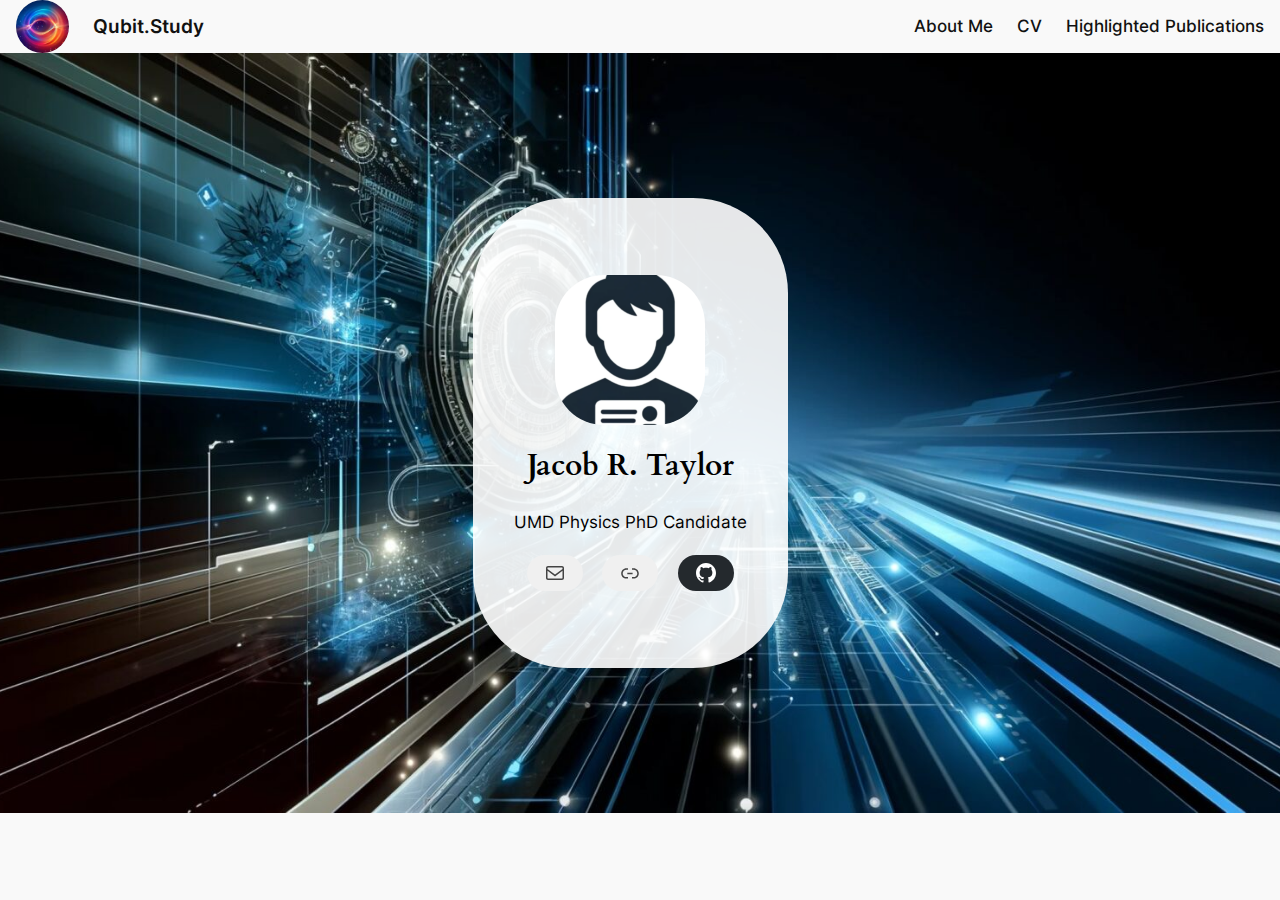
<file: index.html>
<!DOCTYPE html>
<html lang="en-US">
<head>
	<meta charset="UTF-8">
	<meta name="viewport" content="width=device-width, initial-scale=1">
<meta name="robots" content="max-image-preview:large">
<title>Qubit.Study</title>
<link rel="alternate" type="application/rss+xml" title="Qubit.Study &raquo; Feed" href="/feed/">
<link rel="alternate" type="application/rss+xml" title="Qubit.Study &raquo; Comments Feed" href="/comments/feed/">
<script>
window._wpemojiSettings = {"baseUrl":"https:\/\/s.w.org\/images\/core\/emoji\/15.0.3\/72x72\/","ext":".png","svgUrl":"https:\/\/s.w.org\/images\/core\/emoji\/15.0.3\/svg\/","svgExt":".svg","source":{"concatemoji":"\/wp-includes\/js\/wp-emoji-release.min.js?ver=6.5.4"}};
/*! This file is auto-generated */
!function(i,n){var o,s,e;function c(e){try{var t={supportTests:e,timestamp:(new Date).valueOf()};sessionStorage.setItem(o,JSON.stringify(t))}catch(e){}}function p(e,t,n){e.clearRect(0,0,e.canvas.width,e.canvas.height),e.fillText(t,0,0);var t=new Uint32Array(e.getImageData(0,0,e.canvas.width,e.canvas.height).data),r=(e.clearRect(0,0,e.canvas.width,e.canvas.height),e.fillText(n,0,0),new Uint32Array(e.getImageData(0,0,e.canvas.width,e.canvas.height).data));return t.every(function(e,t){return e===r[t]})}function u(e,t,n){switch(t){case"flag":return n(e,"🏳️‍⚧️","🏳️​⚧️")?!1:!n(e,"🇺🇳","🇺​🇳")&&!n(e,"🏴󠁧󠁢󠁥󠁮󠁧󠁿","🏴​󠁧​󠁢​󠁥​󠁮​󠁧​󠁿");case"emoji":return!n(e,"🐦‍⬛","🐦​⬛")}return!1}function f(e,t,n){var r="undefined"!=typeof WorkerGlobalScope&&self instanceof WorkerGlobalScope?new OffscreenCanvas(300,150):i.createElement("canvas"),a=r.getContext("2d",{willReadFrequently:!0}),o=(a.textBaseline="top",a.font="600 32px Arial",{});return e.forEach(function(e){o[e]=t(a,e,n)}),o}function t(e){var t=i.createElement("script");t.src=e,t.defer=!0,i.head.appendChild(t)}"undefined"!=typeof Promise&&(o="wpEmojiSettingsSupports",s=["flag","emoji"],n.supports={everything:!0,everythingExceptFlag:!0},e=new Promise(function(e){i.addEventListener("DOMContentLoaded",e,{once:!0})}),new Promise(function(t){var n=function(){try{var e=JSON.parse(sessionStorage.getItem(o));if("object"==typeof e&&"number"==typeof e.timestamp&&(new Date).valueOf()<e.timestamp+604800&&"object"==typeof e.supportTests)return e.supportTests}catch(e){}return null}();if(!n){if("undefined"!=typeof Worker&&"undefined"!=typeof OffscreenCanvas&&"undefined"!=typeof URL&&URL.createObjectURL&&"undefined"!=typeof Blob)try{var e="postMessage("+f.toString()+"("+[JSON.stringify(s),u.toString(),p.toString()].join(",")+"));",r=new Blob([e],{type:"text/javascript"}),a=new Worker(URL.createObjectURL(r),{name:"wpTestEmojiSupports"});return void(a.onmessage=function(e){c(n=e.data),a.terminate(),t(n)})}catch(e){}c(n=f(s,u,p))}t(n)}).then(function(e){for(var t in e)n.supports[t]=e[t],n.supports.everything=n.supports.everything&&n.supports[t],"flag"!==t&&(n.supports.everythingExceptFlag=n.supports.everythingExceptFlag&&n.supports[t]);n.supports.everythingExceptFlag=n.supports.everythingExceptFlag&&!n.supports.flag,n.DOMReady=!1,n.readyCallback=function(){n.DOMReady=!0}}).then(function(){return e}).then(function(){var e;n.supports.everything||(n.readyCallback(),(e=n.source||{}).concatemoji?t(e.concatemoji):e.wpemoji&&e.twemoji&&(t(e.twemoji),t(e.wpemoji)))}))}((window,document),window._wpemojiSettings);
</script>
<style id="wp-block-site-logo-inline-css">.wp-block-site-logo{box-sizing:border-box;line-height:0}.wp-block-site-logo a{display:inline-block;line-height:0}.wp-block-site-logo.is-default-size img{height:auto;width:120px}.wp-block-site-logo img{height:auto;max-width:100%}.wp-block-site-logo a,.wp-block-site-logo img{border-radius:inherit}.wp-block-site-logo.aligncenter{margin-left:auto;margin-right:auto;text-align:center}.wp-block-site-logo.is-style-rounded{border-radius:9999px}</style>
<style id="wp-block-site-title-inline-css">.wp-block-site-title a{color:inherit}</style>
<style id="wp-block-group-inline-css">.wp-block-group{box-sizing:border-box}</style>
<style id="wp-block-navigation-link-inline-css">.wp-block-navigation .wp-block-navigation-item__label{overflow-wrap:break-word}.wp-block-navigation .wp-block-navigation-item__description{display:none}.link-ui-tools{border-top:1px solid #f0f0f0;padding:8px}.link-ui-block-inserter{padding-top:8px}.link-ui-block-inserter__back{margin-left:8px;text-transform:uppercase}.components-popover-pointer-events-trap{background-color:initial;cursor:pointer;inset:0;position:fixed;z-index:1000000}

				.is-style-arrow-link .wp-block-navigation-item__label:after {
					content: "\2197";
					padding-inline-start: 0.25rem;
					vertical-align: middle;
					text-decoration: none;
					display: inline-block;
				}</style>
<link rel="stylesheet" id="wp-block-navigation-css" href="/wp-includes/blocks/navigation/style.min.css?ver=6.5.4" media="all">
<style id="wp-block-image-inline-css">.wp-block-image img{box-sizing:border-box;height:auto;max-width:100%;vertical-align:bottom}.wp-block-image[style*=border-radius] img,.wp-block-image[style*=border-radius]>a{border-radius:inherit}.wp-block-image.has-custom-border img{box-sizing:border-box}.wp-block-image.aligncenter{text-align:center}.wp-block-image.alignfull img,.wp-block-image.alignwide img{height:auto;width:100%}.wp-block-image .aligncenter,.wp-block-image .alignleft,.wp-block-image .alignright,.wp-block-image.aligncenter,.wp-block-image.alignleft,.wp-block-image.alignright{display:table}.wp-block-image .aligncenter>figcaption,.wp-block-image .alignleft>figcaption,.wp-block-image .alignright>figcaption,.wp-block-image.aligncenter>figcaption,.wp-block-image.alignleft>figcaption,.wp-block-image.alignright>figcaption{caption-side:bottom;display:table-caption}.wp-block-image .alignleft{float:left;margin:.5em 1em .5em 0}.wp-block-image .alignright{float:right;margin:.5em 0 .5em 1em}.wp-block-image .aligncenter{margin-left:auto;margin-right:auto}.wp-block-image figcaption{margin-bottom:1em;margin-top:.5em}.wp-block-image .is-style-rounded img,.wp-block-image.is-style-circle-mask img,.wp-block-image.is-style-rounded img{border-radius:9999px}@supports ((-webkit-mask-image:none) or (mask-image:none)) or (-webkit-mask-image:none){.wp-block-image.is-style-circle-mask img{border-radius:0;-webkit-mask-image:url('data:image/svg+xml;utf8,<svg viewBox="0 0 100 100" xmlns="http://www.w3.org/2000/svg"><circle cx="50" cy="50" r="50"/></svg>');mask-image:url('data:image/svg+xml;utf8,<svg viewBox="0 0 100 100" xmlns="http://www.w3.org/2000/svg"><circle cx="50" cy="50" r="50"/></svg>');mask-mode:alpha;-webkit-mask-position:center;mask-position:center;-webkit-mask-repeat:no-repeat;mask-repeat:no-repeat;-webkit-mask-size:contain;mask-size:contain}}.wp-block-image :where(.has-border-color){border-style:solid}.wp-block-image :where([style*=border-top-color]){border-top-style:solid}.wp-block-image :where([style*=border-right-color]){border-right-style:solid}.wp-block-image :where([style*=border-bottom-color]){border-bottom-style:solid}.wp-block-image :where([style*=border-left-color]){border-left-style:solid}.wp-block-image :where([style*=border-width]){border-style:solid}.wp-block-image :where([style*=border-top-width]){border-top-style:solid}.wp-block-image :where([style*=border-right-width]){border-right-style:solid}.wp-block-image :where([style*=border-bottom-width]){border-bottom-style:solid}.wp-block-image :where([style*=border-left-width]){border-left-style:solid}.wp-block-image figure{margin:0}.wp-lightbox-container{display:flex;flex-direction:column;position:relative}.wp-lightbox-container img{cursor:zoom-in}.wp-lightbox-container img:hover+button{opacity:1}.wp-lightbox-container button{align-items:center;-webkit-backdrop-filter:blur(16px) saturate(180%);backdrop-filter:blur(16px) saturate(180%);background-color:#5a5a5a40;border:none;border-radius:4px;cursor:zoom-in;display:flex;height:20px;justify-content:center;opacity:0;padding:0;position:absolute;right:16px;text-align:center;top:16px;transition:opacity .2s ease;width:20px;z-index:100}.wp-lightbox-container button:focus-visible{outline:3px auto #5a5a5a40;outline:3px auto -webkit-focus-ring-color;outline-offset:3px}.wp-lightbox-container button:hover{cursor:pointer;opacity:1}.wp-lightbox-container button:focus{opacity:1}.wp-lightbox-container button:focus,.wp-lightbox-container button:hover,.wp-lightbox-container button:not(:hover):not(:active):not(.has-background){background-color:#5a5a5a40;border:none}.wp-lightbox-overlay{box-sizing:border-box;cursor:zoom-out;height:100vh;left:0;overflow:hidden;position:fixed;top:0;visibility:hidden;width:100%;z-index:100000}.wp-lightbox-overlay .close-button{align-items:center;cursor:pointer;display:flex;justify-content:center;min-height:40px;min-width:40px;padding:0;position:absolute;right:calc(env(safe-area-inset-right) + 16px);top:calc(env(safe-area-inset-top) + 16px);z-index:5000000}.wp-lightbox-overlay .close-button:focus,.wp-lightbox-overlay .close-button:hover,.wp-lightbox-overlay .close-button:not(:hover):not(:active):not(.has-background){background:none;border:none}.wp-lightbox-overlay .lightbox-image-container{height:var(--wp--lightbox-container-height);left:50%;overflow:hidden;position:absolute;top:50%;transform:translate(-50%,-50%);transform-origin:top left;width:var(--wp--lightbox-container-width);z-index:9999999999}.wp-lightbox-overlay .wp-block-image{align-items:center;box-sizing:border-box;display:flex;height:100%;justify-content:center;margin:0;position:relative;transform-origin:0 0;width:100%;z-index:3000000}.wp-lightbox-overlay .wp-block-image img{height:var(--wp--lightbox-image-height);min-height:var(--wp--lightbox-image-height);min-width:var(--wp--lightbox-image-width);width:var(--wp--lightbox-image-width)}.wp-lightbox-overlay .wp-block-image figcaption{display:none}.wp-lightbox-overlay button{background:none;border:none}.wp-lightbox-overlay .scrim{background-color:#fff;height:100%;opacity:.9;position:absolute;width:100%;z-index:2000000}.wp-lightbox-overlay.active{animation:turn-on-visibility .25s both;visibility:visible}.wp-lightbox-overlay.active img{animation:turn-on-visibility .35s both}.wp-lightbox-overlay.show-closing-animation:not(.active){animation:turn-off-visibility .35s both}.wp-lightbox-overlay.show-closing-animation:not(.active) img{animation:turn-off-visibility .25s both}@media (prefers-reduced-motion:no-preference){.wp-lightbox-overlay.zoom.active{animation:none;opacity:1;visibility:visible}.wp-lightbox-overlay.zoom.active .lightbox-image-container{animation:lightbox-zoom-in .4s}.wp-lightbox-overlay.zoom.active .lightbox-image-container img{animation:none}.wp-lightbox-overlay.zoom.active .scrim{animation:turn-on-visibility .4s forwards}.wp-lightbox-overlay.zoom.show-closing-animation:not(.active){animation:none}.wp-lightbox-overlay.zoom.show-closing-animation:not(.active) .lightbox-image-container{animation:lightbox-zoom-out .4s}.wp-lightbox-overlay.zoom.show-closing-animation:not(.active) .lightbox-image-container img{animation:none}.wp-lightbox-overlay.zoom.show-closing-animation:not(.active) .scrim{animation:turn-off-visibility .4s forwards}}@keyframes turn-on-visibility{0%{opacity:0}to{opacity:1}}@keyframes turn-off-visibility{0%{opacity:1;visibility:visible}99%{opacity:0;visibility:visible}to{opacity:0;visibility:hidden}}@keyframes lightbox-zoom-in{0%{transform:translate(calc((-100vw + var(--wp--lightbox-scrollbar-width))/2 + var(--wp--lightbox-initial-left-position)),calc(-50vh + var(--wp--lightbox-initial-top-position))) scale(var(--wp--lightbox-scale))}to{transform:translate(-50%,-50%) scale(1)}}@keyframes lightbox-zoom-out{0%{transform:translate(-50%,-50%) scale(1);visibility:visible}99%{visibility:visible}to{transform:translate(calc((-100vw + var(--wp--lightbox-scrollbar-width))/2 + var(--wp--lightbox-initial-left-position)),calc(-50vh + var(--wp--lightbox-initial-top-position))) scale(var(--wp--lightbox-scale));visibility:hidden}}</style>
<style id="wp-block-paragraph-inline-css">.is-small-text{font-size:.875em}.is-regular-text{font-size:1em}.is-large-text{font-size:2.25em}.is-larger-text{font-size:3em}.has-drop-cap:not(:focus):first-letter{float:left;font-size:8.4em;font-style:normal;font-weight:100;line-height:.68;margin:.05em .1em 0 0;text-transform:uppercase}body.rtl .has-drop-cap:not(:focus):first-letter{float:none;margin-left:.1em}p.has-drop-cap.has-background{overflow:hidden}p.has-background{padding:1.25em 2.375em}:where(p.has-text-color:not(.has-link-color)) a{color:inherit}p.has-text-align-left[style*="writing-mode:vertical-lr"],p.has-text-align-right[style*="writing-mode:vertical-rl"]{rotate:180deg}</style>
<link rel="stylesheet" id="wp-block-social-links-css" href="/wp-includes/blocks/social-links/style.min.css?ver=6.5.4" media="all">
<link rel="stylesheet" id="wp-block-cover-css" href="/wp-includes/blocks/cover/style.min.css?ver=6.5.4" media="all">
<style id="wp-block-columns-inline-css">.wp-block-columns{align-items:normal!important;box-sizing:border-box;display:flex;flex-wrap:wrap!important}@media (min-width:782px){.wp-block-columns{flex-wrap:nowrap!important}}.wp-block-columns.are-vertically-aligned-top{align-items:flex-start}.wp-block-columns.are-vertically-aligned-center{align-items:center}.wp-block-columns.are-vertically-aligned-bottom{align-items:flex-end}@media (max-width:781px){.wp-block-columns:not(.is-not-stacked-on-mobile)>.wp-block-column{flex-basis:100%!important}}@media (min-width:782px){.wp-block-columns:not(.is-not-stacked-on-mobile)>.wp-block-column{flex-basis:0;flex-grow:1}.wp-block-columns:not(.is-not-stacked-on-mobile)>.wp-block-column[style*=flex-basis]{flex-grow:0}}.wp-block-columns.is-not-stacked-on-mobile{flex-wrap:nowrap!important}.wp-block-columns.is-not-stacked-on-mobile>.wp-block-column{flex-basis:0;flex-grow:1}.wp-block-columns.is-not-stacked-on-mobile>.wp-block-column[style*=flex-basis]{flex-grow:0}:where(.wp-block-columns){margin-bottom:1.75em}:where(.wp-block-columns.has-background){padding:1.25em 2.375em}.wp-block-column{flex-grow:1;min-width:0;overflow-wrap:break-word;word-break:break-word}.wp-block-column.is-vertically-aligned-top{align-self:flex-start}.wp-block-column.is-vertically-aligned-center{align-self:center}.wp-block-column.is-vertically-aligned-bottom{align-self:flex-end}.wp-block-column.is-vertically-aligned-stretch{align-self:stretch}.wp-block-column.is-vertically-aligned-bottom,.wp-block-column.is-vertically-aligned-center,.wp-block-column.is-vertically-aligned-top{width:100%}</style>
<style id="wp-emoji-styles-inline-css">img.wp-smiley, img.emoji {
		display: inline !important;
		border: none !important;
		box-shadow: none !important;
		height: 1em !important;
		width: 1em !important;
		margin: 0 0.07em !important;
		vertical-align: -0.1em !important;
		background: none !important;
		padding: 0 !important;
	}</style>
<style id="wp-block-library-inline-css">:root{--wp-admin-theme-color:#007cba;--wp-admin-theme-color--rgb:0,124,186;--wp-admin-theme-color-darker-10:#006ba1;--wp-admin-theme-color-darker-10--rgb:0,107,161;--wp-admin-theme-color-darker-20:#005a87;--wp-admin-theme-color-darker-20--rgb:0,90,135;--wp-admin-border-width-focus:2px;--wp-block-synced-color:#7a00df;--wp-block-synced-color--rgb:122,0,223;--wp-bound-block-color:#9747ff}@media (min-resolution:192dpi){:root{--wp-admin-border-width-focus:1.5px}}.wp-element-button{cursor:pointer}:root{--wp--preset--font-size--normal:16px;--wp--preset--font-size--huge:42px}:root .has-very-light-gray-background-color{background-color:#eee}:root .has-very-dark-gray-background-color{background-color:#313131}:root .has-very-light-gray-color{color:#eee}:root .has-very-dark-gray-color{color:#313131}:root .has-vivid-green-cyan-to-vivid-cyan-blue-gradient-background{background:linear-gradient(135deg,#00d084,#0693e3)}:root .has-purple-crush-gradient-background{background:linear-gradient(135deg,#34e2e4,#4721fb 50%,#ab1dfe)}:root .has-hazy-dawn-gradient-background{background:linear-gradient(135deg,#faaca8,#dad0ec)}:root .has-subdued-olive-gradient-background{background:linear-gradient(135deg,#fafae1,#67a671)}:root .has-atomic-cream-gradient-background{background:linear-gradient(135deg,#fdd79a,#004a59)}:root .has-nightshade-gradient-background{background:linear-gradient(135deg,#330968,#31cdcf)}:root .has-midnight-gradient-background{background:linear-gradient(135deg,#020381,#2874fc)}.has-regular-font-size{font-size:1em}.has-larger-font-size{font-size:2.625em}.has-normal-font-size{font-size:var(--wp--preset--font-size--normal)}.has-huge-font-size{font-size:var(--wp--preset--font-size--huge)}.has-text-align-center{text-align:center}.has-text-align-left{text-align:left}.has-text-align-right{text-align:right}#end-resizable-editor-section{display:none}.aligncenter{clear:both}.items-justified-left{justify-content:flex-start}.items-justified-center{justify-content:center}.items-justified-right{justify-content:flex-end}.items-justified-space-between{justify-content:space-between}.screen-reader-text{border:0;clip:rect(1px,1px,1px,1px);-webkit-clip-path:inset(50%);clip-path:inset(50%);height:1px;margin:-1px;overflow:hidden;padding:0;position:absolute;width:1px;word-wrap:normal!important}.screen-reader-text:focus{background-color:#ddd;clip:auto!important;-webkit-clip-path:none;clip-path:none;color:#444;display:block;font-size:1em;height:auto;left:5px;line-height:normal;padding:15px 23px 14px;text-decoration:none;top:5px;width:auto;z-index:100000}html :where(.has-border-color){border-style:solid}html :where([style*=border-top-color]){border-top-style:solid}html :where([style*=border-right-color]){border-right-style:solid}html :where([style*=border-bottom-color]){border-bottom-style:solid}html :where([style*=border-left-color]){border-left-style:solid}html :where([style*=border-width]){border-style:solid}html :where([style*=border-top-width]){border-top-style:solid}html :where([style*=border-right-width]){border-right-style:solid}html :where([style*=border-bottom-width]){border-bottom-style:solid}html :where([style*=border-left-width]){border-left-style:solid}html :where(img[class*=wp-image-]){height:auto;max-width:100%}:where(figure){margin:0 0 1em}html :where(.is-position-sticky){--wp-admin--admin-bar--position-offset:var(--wp-admin--admin-bar--height,0px)}@media screen and (max-width:600px){html :where(.is-position-sticky){--wp-admin--admin-bar--position-offset:0px}}</style>
<style id="global-styles-inline-css">body{--wp--preset--color--black: #000000;--wp--preset--color--cyan-bluish-gray: #abb8c3;--wp--preset--color--white: #ffffff;--wp--preset--color--pale-pink: #f78da7;--wp--preset--color--vivid-red: #cf2e2e;--wp--preset--color--luminous-vivid-orange: #ff6900;--wp--preset--color--luminous-vivid-amber: #fcb900;--wp--preset--color--light-green-cyan: #7bdcb5;--wp--preset--color--vivid-green-cyan: #00d084;--wp--preset--color--pale-cyan-blue: #8ed1fc;--wp--preset--color--vivid-cyan-blue: #0693e3;--wp--preset--color--vivid-purple: #9b51e0;--wp--preset--color--base: #f9f9f9;--wp--preset--color--base-2: #ffffff;--wp--preset--color--contrast: #111111;--wp--preset--color--contrast-2: #636363;--wp--preset--color--contrast-3: #A4A4A4;--wp--preset--color--accent: #cfcabe;--wp--preset--color--accent-2: #c2a990;--wp--preset--color--accent-3: #d8613c;--wp--preset--color--accent-4: #b1c5a4;--wp--preset--color--accent-5: #b5bdbc;--wp--preset--gradient--vivid-cyan-blue-to-vivid-purple: linear-gradient(135deg,rgba(6,147,227,1) 0%,rgb(155,81,224) 100%);--wp--preset--gradient--light-green-cyan-to-vivid-green-cyan: linear-gradient(135deg,rgb(122,220,180) 0%,rgb(0,208,130) 100%);--wp--preset--gradient--luminous-vivid-amber-to-luminous-vivid-orange: linear-gradient(135deg,rgba(252,185,0,1) 0%,rgba(255,105,0,1) 100%);--wp--preset--gradient--luminous-vivid-orange-to-vivid-red: linear-gradient(135deg,rgba(255,105,0,1) 0%,rgb(207,46,46) 100%);--wp--preset--gradient--very-light-gray-to-cyan-bluish-gray: linear-gradient(135deg,rgb(238,238,238) 0%,rgb(169,184,195) 100%);--wp--preset--gradient--cool-to-warm-spectrum: linear-gradient(135deg,rgb(74,234,220) 0%,rgb(151,120,209) 20%,rgb(207,42,186) 40%,rgb(238,44,130) 60%,rgb(251,105,98) 80%,rgb(254,248,76) 100%);--wp--preset--gradient--blush-light-purple: linear-gradient(135deg,rgb(255,206,236) 0%,rgb(152,150,240) 100%);--wp--preset--gradient--blush-bordeaux: linear-gradient(135deg,rgb(254,205,165) 0%,rgb(254,45,45) 50%,rgb(107,0,62) 100%);--wp--preset--gradient--luminous-dusk: linear-gradient(135deg,rgb(255,203,112) 0%,rgb(199,81,192) 50%,rgb(65,88,208) 100%);--wp--preset--gradient--pale-ocean: linear-gradient(135deg,rgb(255,245,203) 0%,rgb(182,227,212) 50%,rgb(51,167,181) 100%);--wp--preset--gradient--electric-grass: linear-gradient(135deg,rgb(202,248,128) 0%,rgb(113,206,126) 100%);--wp--preset--gradient--midnight: linear-gradient(135deg,rgb(2,3,129) 0%,rgb(40,116,252) 100%);--wp--preset--gradient--gradient-1: linear-gradient(to bottom, #cfcabe 0%, #F9F9F9 100%);--wp--preset--gradient--gradient-2: linear-gradient(to bottom, #C2A990 0%, #F9F9F9 100%);--wp--preset--gradient--gradient-3: linear-gradient(to bottom, #D8613C 0%, #F9F9F9 100%);--wp--preset--gradient--gradient-4: linear-gradient(to bottom, #B1C5A4 0%, #F9F9F9 100%);--wp--preset--gradient--gradient-5: linear-gradient(to bottom, #B5BDBC 0%, #F9F9F9 100%);--wp--preset--gradient--gradient-6: linear-gradient(to bottom, #A4A4A4 0%, #F9F9F9 100%);--wp--preset--gradient--gradient-7: linear-gradient(to bottom, #cfcabe 50%, #F9F9F9 50%);--wp--preset--gradient--gradient-8: linear-gradient(to bottom, #C2A990 50%, #F9F9F9 50%);--wp--preset--gradient--gradient-9: linear-gradient(to bottom, #D8613C 50%, #F9F9F9 50%);--wp--preset--gradient--gradient-10: linear-gradient(to bottom, #B1C5A4 50%, #F9F9F9 50%);--wp--preset--gradient--gradient-11: linear-gradient(to bottom, #B5BDBC 50%, #F9F9F9 50%);--wp--preset--gradient--gradient-12: linear-gradient(to bottom, #A4A4A4 50%, #F9F9F9 50%);--wp--preset--font-size--small: 0.9rem;--wp--preset--font-size--medium: 1.05rem;--wp--preset--font-size--large: clamp(1.39rem, 1.39rem + ((1vw - 0.2rem) * 0.767), 1.85rem);--wp--preset--font-size--x-large: clamp(1.85rem, 1.85rem + ((1vw - 0.2rem) * 1.083), 2.5rem);--wp--preset--font-size--xx-large: clamp(2.5rem, 2.5rem + ((1vw - 0.2rem) * 1.283), 3.27rem);--wp--preset--font-family--body: "Inter", sans-serif;--wp--preset--font-family--heading: Cardo;--wp--preset--font-family--system-sans-serif: -apple-system, BlinkMacSystemFont, avenir next, avenir, segoe ui, helvetica neue, helvetica, Cantarell, Ubuntu, roboto, noto, arial, sans-serif;--wp--preset--font-family--system-serif: Iowan Old Style, Apple Garamond, Baskerville, Times New Roman, Droid Serif, Times, Source Serif Pro, serif, Apple Color Emoji, Segoe UI Emoji, Segoe UI Symbol;--wp--preset--spacing--10: 1rem;--wp--preset--spacing--20: min(1.5rem, 2vw);--wp--preset--spacing--30: min(2.5rem, 3vw);--wp--preset--spacing--40: min(4rem, 5vw);--wp--preset--spacing--50: min(6.5rem, 8vw);--wp--preset--spacing--60: min(10.5rem, 13vw);--wp--preset--shadow--natural: 6px 6px 9px rgba(0, 0, 0, 0.2);--wp--preset--shadow--deep: 12px 12px 50px rgba(0, 0, 0, 0.4);--wp--preset--shadow--sharp: 6px 6px 0px rgba(0, 0, 0, 0.2);--wp--preset--shadow--outlined: 6px 6px 0px -3px rgba(255, 255, 255, 1), 6px 6px rgba(0, 0, 0, 1);--wp--preset--shadow--crisp: 6px 6px 0px rgba(0, 0, 0, 1);}body { margin: 0;--wp--style--global--content-size: 620px;--wp--style--global--wide-size: 1280px; }.wp-site-blocks { padding-top: var(--wp--style--root--padding-top); padding-bottom: var(--wp--style--root--padding-bottom); }.has-global-padding { padding-right: var(--wp--style--root--padding-right); padding-left: var(--wp--style--root--padding-left); }.has-global-padding :where(.has-global-padding:not(.wp-block-block)) { padding-right: 0; padding-left: 0; }.has-global-padding > .alignfull { margin-right: calc(var(--wp--style--root--padding-right) * -1); margin-left: calc(var(--wp--style--root--padding-left) * -1); }.has-global-padding :where(.has-global-padding:not(.wp-block-block)) > .alignfull { margin-right: 0; margin-left: 0; }.has-global-padding > .alignfull:where(:not(.has-global-padding):not(.is-layout-flex):not(.is-layout-grid)) > :where([class*="wp-block-"]:not(.alignfull):not([class*="__"]),p,h1,h2,h3,h4,h5,h6,ul,ol) { padding-right: var(--wp--style--root--padding-right); padding-left: var(--wp--style--root--padding-left); }.has-global-padding :where(.has-global-padding) > .alignfull:where(:not(.has-global-padding)) > :where([class*="wp-block-"]:not(.alignfull):not([class*="__"]),p,h1,h2,h3,h4,h5,h6,ul,ol) { padding-right: 0; padding-left: 0; }.wp-site-blocks > .alignleft { float: left; margin-right: 2em; }.wp-site-blocks > .alignright { float: right; margin-left: 2em; }.wp-site-blocks > .aligncenter { justify-content: center; margin-left: auto; margin-right: auto; }:where(.wp-site-blocks) > * { margin-block-start: 1.2rem; margin-block-end: 0; }:where(.wp-site-blocks) > :first-child:first-child { margin-block-start: 0; }:where(.wp-site-blocks) > :last-child:last-child { margin-block-end: 0; }body { --wp--style--block-gap: 1.2rem; }:where(body .is-layout-flow)  > :first-child:first-child{margin-block-start: 0;}:where(body .is-layout-flow)  > :last-child:last-child{margin-block-end: 0;}:where(body .is-layout-flow)  > *{margin-block-start: 1.2rem;margin-block-end: 0;}:where(body .is-layout-constrained)  > :first-child:first-child{margin-block-start: 0;}:where(body .is-layout-constrained)  > :last-child:last-child{margin-block-end: 0;}:where(body .is-layout-constrained)  > *{margin-block-start: 1.2rem;margin-block-end: 0;}:where(body .is-layout-flex) {gap: 1.2rem;}:where(body .is-layout-grid) {gap: 1.2rem;}body .is-layout-flow > .alignleft{float: left;margin-inline-start: 0;margin-inline-end: 2em;}body .is-layout-flow > .alignright{float: right;margin-inline-start: 2em;margin-inline-end: 0;}body .is-layout-flow > .aligncenter{margin-left: auto !important;margin-right: auto !important;}body .is-layout-constrained > .alignleft{float: left;margin-inline-start: 0;margin-inline-end: 2em;}body .is-layout-constrained > .alignright{float: right;margin-inline-start: 2em;margin-inline-end: 0;}body .is-layout-constrained > .aligncenter{margin-left: auto !important;margin-right: auto !important;}body .is-layout-constrained > :where(:not(.alignleft):not(.alignright):not(.alignfull)){max-width: var(--wp--style--global--content-size);margin-left: auto !important;margin-right: auto !important;}body .is-layout-constrained > .alignwide{max-width: var(--wp--style--global--wide-size);}body .is-layout-flex{display: flex;}body .is-layout-flex{flex-wrap: wrap;align-items: center;}body .is-layout-flex > *{margin: 0;}body .is-layout-grid{display: grid;}body .is-layout-grid > *{margin: 0;}body{background-color: var(--wp--preset--color--base);color: var(--wp--preset--color--contrast);font-family: var(--wp--preset--font-family--body);font-size: var(--wp--preset--font-size--medium);font-style: normal;font-weight: 400;line-height: 1.55;--wp--style--root--padding-top: 0px;--wp--style--root--padding-right: var(--wp--preset--spacing--30);--wp--style--root--padding-bottom: 0px;--wp--style--root--padding-left: var(--wp--preset--spacing--30);}a:where(:not(.wp-element-button)){color: var(--wp--preset--color--contrast);text-decoration: underline;}a:where(:not(.wp-element-button)):hover{text-decoration: none;}h1, h2, h3, h4, h5, h6{color: var(--wp--preset--color--contrast);font-family: var(--wp--preset--font-family--heading);font-weight: 400;line-height: 1.2;}h1{font-size: var(--wp--preset--font-size--xx-large);line-height: 1.15;}h2{font-size: var(--wp--preset--font-size--x-large);}h3{font-size: var(--wp--preset--font-size--large);}h4{font-size: clamp(1.1rem, 1.1rem + ((1vw - 0.2rem) * 0.767), 1.5rem);}h5{font-size: var(--wp--preset--font-size--medium);}h6{font-size: var(--wp--preset--font-size--small);}.wp-element-button, .wp-block-button__link{background-color: var(--wp--preset--color--contrast);border-radius: .33rem;border-color: var(--wp--preset--color--contrast);border-width: 0;color: var(--wp--preset--color--base);font-family: inherit;font-size: var(--wp--preset--font-size--small);font-style: normal;font-weight: 500;line-height: inherit;padding-top: 0.6rem;padding-right: 1rem;padding-bottom: 0.6rem;padding-left: 1rem;text-decoration: none;}.wp-element-button:hover, .wp-block-button__link:hover{background-color: var(--wp--preset--color--contrast-2);border-color: var(--wp--preset--color--contrast-2);color: var(--wp--preset--color--base);}.wp-element-button:focus, .wp-block-button__link:focus{background-color: var(--wp--preset--color--contrast-2);border-color: var(--wp--preset--color--contrast-2);color: var(--wp--preset--color--base);outline-color: var(--wp--preset--color--contrast);outline-offset: 2px;}.wp-element-button:active, .wp-block-button__link:active{background-color: var(--wp--preset--color--contrast);color: var(--wp--preset--color--base);}.wp-element-caption, .wp-block-audio figcaption, .wp-block-embed figcaption, .wp-block-gallery figcaption, .wp-block-image figcaption, .wp-block-table figcaption, .wp-block-video figcaption{color: var(--wp--preset--color--contrast-2);font-family: var(--wp--preset--font-family--body);font-size: 0.8rem;}.has-black-color{color: var(--wp--preset--color--black) !important;}.has-cyan-bluish-gray-color{color: var(--wp--preset--color--cyan-bluish-gray) !important;}.has-white-color{color: var(--wp--preset--color--white) !important;}.has-pale-pink-color{color: var(--wp--preset--color--pale-pink) !important;}.has-vivid-red-color{color: var(--wp--preset--color--vivid-red) !important;}.has-luminous-vivid-orange-color{color: var(--wp--preset--color--luminous-vivid-orange) !important;}.has-luminous-vivid-amber-color{color: var(--wp--preset--color--luminous-vivid-amber) !important;}.has-light-green-cyan-color{color: var(--wp--preset--color--light-green-cyan) !important;}.has-vivid-green-cyan-color{color: var(--wp--preset--color--vivid-green-cyan) !important;}.has-pale-cyan-blue-color{color: var(--wp--preset--color--pale-cyan-blue) !important;}.has-vivid-cyan-blue-color{color: var(--wp--preset--color--vivid-cyan-blue) !important;}.has-vivid-purple-color{color: var(--wp--preset--color--vivid-purple) !important;}.has-base-color{color: var(--wp--preset--color--base) !important;}.has-base-2-color{color: var(--wp--preset--color--base-2) !important;}.has-contrast-color{color: var(--wp--preset--color--contrast) !important;}.has-contrast-2-color{color: var(--wp--preset--color--contrast-2) !important;}.has-contrast-3-color{color: var(--wp--preset--color--contrast-3) !important;}.has-accent-color{color: var(--wp--preset--color--accent) !important;}.has-accent-2-color{color: var(--wp--preset--color--accent-2) !important;}.has-accent-3-color{color: var(--wp--preset--color--accent-3) !important;}.has-accent-4-color{color: var(--wp--preset--color--accent-4) !important;}.has-accent-5-color{color: var(--wp--preset--color--accent-5) !important;}.has-black-background-color{background-color: var(--wp--preset--color--black) !important;}.has-cyan-bluish-gray-background-color{background-color: var(--wp--preset--color--cyan-bluish-gray) !important;}.has-white-background-color{background-color: var(--wp--preset--color--white) !important;}.has-pale-pink-background-color{background-color: var(--wp--preset--color--pale-pink) !important;}.has-vivid-red-background-color{background-color: var(--wp--preset--color--vivid-red) !important;}.has-luminous-vivid-orange-background-color{background-color: var(--wp--preset--color--luminous-vivid-orange) !important;}.has-luminous-vivid-amber-background-color{background-color: var(--wp--preset--color--luminous-vivid-amber) !important;}.has-light-green-cyan-background-color{background-color: var(--wp--preset--color--light-green-cyan) !important;}.has-vivid-green-cyan-background-color{background-color: var(--wp--preset--color--vivid-green-cyan) !important;}.has-pale-cyan-blue-background-color{background-color: var(--wp--preset--color--pale-cyan-blue) !important;}.has-vivid-cyan-blue-background-color{background-color: var(--wp--preset--color--vivid-cyan-blue) !important;}.has-vivid-purple-background-color{background-color: var(--wp--preset--color--vivid-purple) !important;}.has-base-background-color{background-color: var(--wp--preset--color--base) !important;}.has-base-2-background-color{background-color: var(--wp--preset--color--base-2) !important;}.has-contrast-background-color{background-color: var(--wp--preset--color--contrast) !important;}.has-contrast-2-background-color{background-color: var(--wp--preset--color--contrast-2) !important;}.has-contrast-3-background-color{background-color: var(--wp--preset--color--contrast-3) !important;}.has-accent-background-color{background-color: var(--wp--preset--color--accent) !important;}.has-accent-2-background-color{background-color: var(--wp--preset--color--accent-2) !important;}.has-accent-3-background-color{background-color: var(--wp--preset--color--accent-3) !important;}.has-accent-4-background-color{background-color: var(--wp--preset--color--accent-4) !important;}.has-accent-5-background-color{background-color: var(--wp--preset--color--accent-5) !important;}.has-black-border-color{border-color: var(--wp--preset--color--black) !important;}.has-cyan-bluish-gray-border-color{border-color: var(--wp--preset--color--cyan-bluish-gray) !important;}.has-white-border-color{border-color: var(--wp--preset--color--white) !important;}.has-pale-pink-border-color{border-color: var(--wp--preset--color--pale-pink) !important;}.has-vivid-red-border-color{border-color: var(--wp--preset--color--vivid-red) !important;}.has-luminous-vivid-orange-border-color{border-color: var(--wp--preset--color--luminous-vivid-orange) !important;}.has-luminous-vivid-amber-border-color{border-color: var(--wp--preset--color--luminous-vivid-amber) !important;}.has-light-green-cyan-border-color{border-color: var(--wp--preset--color--light-green-cyan) !important;}.has-vivid-green-cyan-border-color{border-color: var(--wp--preset--color--vivid-green-cyan) !important;}.has-pale-cyan-blue-border-color{border-color: var(--wp--preset--color--pale-cyan-blue) !important;}.has-vivid-cyan-blue-border-color{border-color: var(--wp--preset--color--vivid-cyan-blue) !important;}.has-vivid-purple-border-color{border-color: var(--wp--preset--color--vivid-purple) !important;}.has-base-border-color{border-color: var(--wp--preset--color--base) !important;}.has-base-2-border-color{border-color: var(--wp--preset--color--base-2) !important;}.has-contrast-border-color{border-color: var(--wp--preset--color--contrast) !important;}.has-contrast-2-border-color{border-color: var(--wp--preset--color--contrast-2) !important;}.has-contrast-3-border-color{border-color: var(--wp--preset--color--contrast-3) !important;}.has-accent-border-color{border-color: var(--wp--preset--color--accent) !important;}.has-accent-2-border-color{border-color: var(--wp--preset--color--accent-2) !important;}.has-accent-3-border-color{border-color: var(--wp--preset--color--accent-3) !important;}.has-accent-4-border-color{border-color: var(--wp--preset--color--accent-4) !important;}.has-accent-5-border-color{border-color: var(--wp--preset--color--accent-5) !important;}.has-vivid-cyan-blue-to-vivid-purple-gradient-background{background: var(--wp--preset--gradient--vivid-cyan-blue-to-vivid-purple) !important;}.has-light-green-cyan-to-vivid-green-cyan-gradient-background{background: var(--wp--preset--gradient--light-green-cyan-to-vivid-green-cyan) !important;}.has-luminous-vivid-amber-to-luminous-vivid-orange-gradient-background{background: var(--wp--preset--gradient--luminous-vivid-amber-to-luminous-vivid-orange) !important;}.has-luminous-vivid-orange-to-vivid-red-gradient-background{background: var(--wp--preset--gradient--luminous-vivid-orange-to-vivid-red) !important;}.has-very-light-gray-to-cyan-bluish-gray-gradient-background{background: var(--wp--preset--gradient--very-light-gray-to-cyan-bluish-gray) !important;}.has-cool-to-warm-spectrum-gradient-background{background: var(--wp--preset--gradient--cool-to-warm-spectrum) !important;}.has-blush-light-purple-gradient-background{background: var(--wp--preset--gradient--blush-light-purple) !important;}.has-blush-bordeaux-gradient-background{background: var(--wp--preset--gradient--blush-bordeaux) !important;}.has-luminous-dusk-gradient-background{background: var(--wp--preset--gradient--luminous-dusk) !important;}.has-pale-ocean-gradient-background{background: var(--wp--preset--gradient--pale-ocean) !important;}.has-electric-grass-gradient-background{background: var(--wp--preset--gradient--electric-grass) !important;}.has-midnight-gradient-background{background: var(--wp--preset--gradient--midnight) !important;}.has-gradient-1-gradient-background{background: var(--wp--preset--gradient--gradient-1) !important;}.has-gradient-2-gradient-background{background: var(--wp--preset--gradient--gradient-2) !important;}.has-gradient-3-gradient-background{background: var(--wp--preset--gradient--gradient-3) !important;}.has-gradient-4-gradient-background{background: var(--wp--preset--gradient--gradient-4) !important;}.has-gradient-5-gradient-background{background: var(--wp--preset--gradient--gradient-5) !important;}.has-gradient-6-gradient-background{background: var(--wp--preset--gradient--gradient-6) !important;}.has-gradient-7-gradient-background{background: var(--wp--preset--gradient--gradient-7) !important;}.has-gradient-8-gradient-background{background: var(--wp--preset--gradient--gradient-8) !important;}.has-gradient-9-gradient-background{background: var(--wp--preset--gradient--gradient-9) !important;}.has-gradient-10-gradient-background{background: var(--wp--preset--gradient--gradient-10) !important;}.has-gradient-11-gradient-background{background: var(--wp--preset--gradient--gradient-11) !important;}.has-gradient-12-gradient-background{background: var(--wp--preset--gradient--gradient-12) !important;}.has-small-font-size{font-size: var(--wp--preset--font-size--small) !important;}.has-medium-font-size{font-size: var(--wp--preset--font-size--medium) !important;}.has-large-font-size{font-size: var(--wp--preset--font-size--large) !important;}.has-x-large-font-size{font-size: var(--wp--preset--font-size--x-large) !important;}.has-xx-large-font-size{font-size: var(--wp--preset--font-size--xx-large) !important;}.has-body-font-family{font-family: var(--wp--preset--font-family--body) !important;}.has-heading-font-family{font-family: var(--wp--preset--font-family--heading) !important;}.has-system-sans-serif-font-family{font-family: var(--wp--preset--font-family--system-sans-serif) !important;}.has-system-serif-font-family{font-family: var(--wp--preset--font-family--system-serif) !important;}
.wp-block-navigation{font-weight: 500;}
.wp-block-navigation a:where(:not(.wp-element-button)){color: inherit;text-decoration: none;}
.wp-block-navigation a:where(:not(.wp-element-button)):hover{text-decoration: underline;}
.wp-block-image.is-style-rounded img,.wp-block-image.is-style-rounded  .wp-block-image__crop-area,.wp-block-image.is-style-rounded  .components-placeholder{border-radius: var(--wp--preset--spacing--20);}
.wp-block-site-title{font-family: var(--wp--preset--font-family--body);font-size: clamp(0.875rem, 0.875rem + ((1vw - 0.2rem) * 0.542), 1.2rem);font-style: normal;font-weight: 600;}
.wp-block-site-title a:where(:not(.wp-element-button)){text-decoration: none;}
.wp-block-site-title a:where(:not(.wp-element-button)):hover{text-decoration: none;}
:where(.wp-site-blocks *:focus){outline-width:2px;outline-style:solid}.wp-block-calendar.wp-block-calendar table:where(:not(.has-text-color)) th{background-color:var(--wp--preset--color--contrast-2);color:var(--wp--preset--color--base);border-color:var(--wp--preset--color--contrast-2)}.wp-block-calendar table:where(:not(.has-text-color)) td{border-color:var(--wp--preset--color--contrast-2)}.wp-block-categories{}.wp-block-categories{list-style-type:none;}.wp-block-categories li{margin-bottom: 0.5rem;}.wp-block-post-comments-form{}.wp-block-post-comments-form textarea, .wp-block-post-comments-form input{border-radius:.33rem}.wp-block-loginout{}.wp-block-loginout input{border-radius:.33rem;padding:calc(0.667em + 2px);border:1px solid #949494;}.wp-block-post-terms{}.wp-block-post-terms .wp-block-post-terms__prefix{color: var(--wp--preset--color--contrast-2);}.wp-block-query-title{}.wp-block-query-title span{font-style: italic;}.wp-block-quote{}.wp-block-quote :where(p){margin-block-start:0;margin-block-end:calc(var(--wp--preset--spacing--10) + 0.5rem);}.wp-block-quote :where(:last-child){margin-block-end:0;}.wp-block-quote.has-text-align-right.is-style-plain, .rtl .is-style-plain.wp-block-quote:not(.has-text-align-center):not(.has-text-align-left){border-width: 0 2px 0 0;padding-left:calc(var(--wp--preset--spacing--20) + 0.5rem);padding-right:calc(var(--wp--preset--spacing--20) + 0.5rem);}.wp-block-quote.has-text-align-left.is-style-plain, body:not(.rtl) .is-style-plain.wp-block-quote:not(.has-text-align-center):not(.has-text-align-right){border-width: 0 0 0 2px;padding-left:calc(var(--wp--preset--spacing--20) + 0.5rem);padding-right:calc(var(--wp--preset--spacing--20) + 0.5rem)}.wp-block-search{}.wp-block-search .wp-block-search__input{border-radius:.33rem}.wp-block-separator{}.wp-block-separator:not(.is-style-wide):not(.is-style-dots):not(.alignwide):not(.alignfull){width: var(--wp--preset--spacing--60)}</style>
<style id="core-block-supports-inline-css">.wp-container-core-group-is-layout-1.wp-container-core-group-is-layout-1 > *{margin-block-start:0;margin-block-end:0;}.wp-container-core-group-is-layout-1.wp-container-core-group-is-layout-1.wp-container-core-group-is-layout-1.wp-container-core-group-is-layout-1 > * + *{margin-block-start:0px;margin-block-end:0;}.wp-container-core-group-is-layout-2.wp-container-core-group-is-layout-2{gap:var(--wp--preset--spacing--20);}.wp-container-core-navigation-is-layout-1.wp-container-core-navigation-is-layout-1{gap:var(--wp--preset--spacing--20);justify-content:flex-end;}.wp-container-core-group-is-layout-3.wp-container-core-group-is-layout-3{flex-wrap:nowrap;justify-content:flex-start;}.wp-container-core-group-is-layout-4.wp-container-core-group-is-layout-4{gap:0;justify-content:space-between;}.wp-container-core-group-is-layout-5.wp-container-core-group-is-layout-5 > *{margin-block-start:0;margin-block-end:0;}.wp-container-core-group-is-layout-5.wp-container-core-group-is-layout-5.wp-container-core-group-is-layout-5.wp-container-core-group-is-layout-5 > * + *{margin-block-start:0;margin-block-end:0;}.wp-container-core-group-is-layout-6.wp-container-core-group-is-layout-6{flex-direction:column;align-items:center;}.wp-container-core-group-is-layout-7.wp-container-core-group-is-layout-7{flex-wrap:nowrap;justify-content:flex-start;align-items:center;}.wp-container-core-group-is-layout-10.wp-container-core-group-is-layout-10{flex-wrap:nowrap;justify-content:center;}.wp-container-core-columns-is-layout-1.wp-container-core-columns-is-layout-1{flex-wrap:nowrap;}.wp-container-core-columns-is-layout-2.wp-container-core-columns-is-layout-2{flex-wrap:nowrap;}.wp-container-core-group-is-layout-14.wp-container-core-group-is-layout-14 > *{margin-block-start:0;margin-block-end:0;}.wp-container-core-group-is-layout-14.wp-container-core-group-is-layout-14.wp-container-core-group-is-layout-14.wp-container-core-group-is-layout-14 > * + *{margin-block-start:0;margin-block-end:0;}.wp-duotone-unset-2.wp-block-cover > .wp-block-cover__image-background, .wp-duotone-unset-2.wp-block-cover > .wp-block-cover__video-background{filter:unset;}</style>
<style id="wp-block-template-skip-link-inline-css">.skip-link.screen-reader-text {
			border: 0;
			clip: rect(1px,1px,1px,1px);
			clip-path: inset(50%);
			height: 1px;
			margin: -1px;
			overflow: hidden;
			padding: 0;
			position: absolute !important;
			width: 1px;
			word-wrap: normal !important;
		}

		.skip-link.screen-reader-text:focus {
			background-color: #eee;
			clip: auto !important;
			clip-path: none;
			color: #444;
			display: block;
			font-size: 1em;
			height: auto;
			left: 5px;
			line-height: normal;
			padding: 15px 23px 14px;
			text-decoration: none;
			top: 5px;
			width: auto;
			z-index: 100000;
		}</style>
<link rel="stylesheet" id="katex-css" href="/wp-content/plugins/katex/assets/katex-0.13.13/katex.min.css?ver=6.5.4" media="all">
<link rel="https://api.w.org/" href="/wp-json/">
<link rel="EditURI" type="application/rsd+xml" title="RSD" href="/xmlrpc.php?rsd">
<meta name="generator" content="WordPress 6.5.4">
<script id="wp-load-polyfill-importmap">
( HTMLScriptElement.supports && HTMLScriptElement.supports("importmap") ) || document.write( '<script src="http://qubitstudy.local/wp-includes/js/dist/vendor/wp-polyfill-importmap.min.js?ver=1.8.2"><\/scr' + 'ipt>' );
</script>
<script type="importmap" id="wp-importmap">{"imports":{"@wordpress\/interactivity":"\/wp-includes\/js\/dist\/interactivity.min.js?ver=6.5.4"}}</script>
<script type="module" src="/wp-includes/blocks/navigation/view.min.js?ver=6.5.4" id="@wordpress/block-library/navigation-js-module"></script>
<link rel="modulepreload" href="/wp-includes/js/dist/interactivity.min.js?ver=6.5.4" id="@wordpress/interactivity-js-modulepreload">
<style id="wp-fonts-local">@font-face{font-family:Inter;font-style:normal;font-weight:300 900;font-display:fallback;src:url('/wp-content/themes/twentytwentyfour/assets/fonts/inter/Inter-VariableFont_slnt,wght.woff2') format('woff2');font-stretch:normal;}
@font-face{font-family:Cardo;font-style:normal;font-weight:400;font-display:fallback;src:url('/wp-content/themes/twentytwentyfour/assets/fonts/cardo/cardo_normal_400.woff2') format('woff2');}
@font-face{font-family:Cardo;font-style:italic;font-weight:400;font-display:fallback;src:url('/wp-content/themes/twentytwentyfour/assets/fonts/cardo/cardo_italic_400.woff2') format('woff2');}
@font-face{font-family:Cardo;font-style:normal;font-weight:700;font-display:fallback;src:url('/wp-content/themes/twentytwentyfour/assets/fonts/cardo/cardo_normal_700.woff2') format('woff2');}</style>
<link rel="icon" href="/wp-content/uploads/2024/04/dallc2b7e-2024-04-23-00.11.02-a-colorful-abstract-quantum-inspired-image-suitable-for-background-use.-the-image-features-a-soft-gradient-of-vibrant-colors-in-a-simple-non-complic-150x150.jpg" sizes="32x32">
<link rel="icon" href="/wp-content/uploads/2024/04/dallc2b7e-2024-04-23-00.11.02-a-colorful-abstract-quantum-inspired-image-suitable-for-background-use.-the-image-features-a-soft-gradient-of-vibrant-colors-in-a-simple-non-complic-300x300.jpg" sizes="192x192">
<link rel="apple-touch-icon" href="/wp-content/uploads/2024/04/dallc2b7e-2024-04-23-00.11.02-a-colorful-abstract-quantum-inspired-image-suitable-for-background-use.-the-image-features-a-soft-gradient-of-vibrant-colors-in-a-simple-non-complic-300x300.jpg">
<meta name="msapplication-TileImage" content="/wp-content/uploads/2024/04/dallc2b7e-2024-04-23-00.11.02-a-colorful-abstract-quantum-inspired-image-suitable-for-background-use.-the-image-features-a-soft-gradient-of-vibrant-colors-in-a-simple-non-complic-300x300.jpg">
</head>

<body class="home blog wp-custom-logo wp-embed-responsive">

<div class="wp-site-blocks">
<main class="wp-block-group is-layout-flow wp-container-core-group-is-layout-14 wp-block-group-is-layout-flow" style="margin-top:0"><header class="wp-block-template-part">
<div class="wp-block-group alignwide has-base-background-color has-background is-layout-flow wp-container-core-group-is-layout-5 wp-block-group-is-layout-flow" style="margin-top:0;margin-bottom:0;padding-top:0px;padding-right:0;padding-bottom:0px;padding-left:0">
<div class="wp-block-group alignwide is-content-justification-space-between is-layout-flex wp-container-core-group-is-layout-4 wp-block-group-is-layout-flex" style="margin-top:0;margin-bottom:0;padding-top:0;padding-right:var(--wp--preset--spacing--10);padding-bottom:0;padding-left:var(--wp--preset--spacing--10)">
<div class="wp-block-group is-layout-flex wp-container-core-group-is-layout-2 wp-block-group-is-layout-flex">
<div class="is-style-rounded wp-block-site-logo"><a href="/" class="custom-logo-link" rel="home" aria-current="page"><img width="53" height="53" src="/wp-content/uploads/2024/04/dallc2b7e-2024-04-23-00.11.02-a-colorful-abstract-quantum-inspired-image-suitable-for-background-use.-the-image-features-a-soft-gradient-of-vibrant-colors-in-a-simple-non-complic.jpg" class="custom-logo" alt="Qubit.Study" decoding="async" srcset="/wp-content/uploads/2024/04/dallc2b7e-2024-04-23-00.11.02-a-colorful-abstract-quantum-inspired-image-suitable-for-background-use.-the-image-features-a-soft-gradient-of-vibrant-colors-in-a-simple-non-complic.jpg 1024w, /wp-content/uploads/2024/04/dallc2b7e-2024-04-23-00.11.02-a-colorful-abstract-quantum-inspired-image-suitable-for-background-use.-the-image-features-a-soft-gradient-of-vibrant-colors-in-a-simple-non-complic-300x300.jpg 300w, /wp-content/uploads/2024/04/dallc2b7e-2024-04-23-00.11.02-a-colorful-abstract-quantum-inspired-image-suitable-for-background-use.-the-image-features-a-soft-gradient-of-vibrant-colors-in-a-simple-non-complic-150x150.jpg 150w, /wp-content/uploads/2024/04/dallc2b7e-2024-04-23-00.11.02-a-colorful-abstract-quantum-inspired-image-suitable-for-background-use.-the-image-features-a-soft-gradient-of-vibrant-colors-in-a-simple-non-complic-768x768.jpg 768w" sizes="(max-width: 53px) 100vw, 53px"></a></div>


<div class="wp-block-group is-layout-flow wp-container-core-group-is-layout-1 wp-block-group-is-layout-flow"><p class="wp-block-site-title"><a href="/" target="_self" rel="home" aria-current="page">Qubit.Study</a></p></div>
</div>



<div class="wp-block-group is-content-justification-left is-nowrap is-layout-flex wp-container-core-group-is-layout-3 wp-block-group-is-layout-flex" style="padding-top:0;padding-right:0;padding-bottom:0;padding-left:0"><nav class="is-responsive items-justified-right wp-block-navigation is-horizontal is-content-justification-right is-layout-flex wp-container-core-navigation-is-layout-1 wp-block-navigation-is-layout-flex" aria-label="Navigation" data-wp-interactive="core/navigation" data-wp-context='{"overlayOpenedBy":{"click":false,"hover":false,"focus":false},"type":"overlay","roleAttribute":"","ariaLabel":"Menu"}'><button aria-haspopup="dialog" aria-label="Open menu" class="wp-block-navigation__responsive-container-open " data-wp-on--click="actions.openMenuOnClick" data-wp-on--keydown="actions.handleMenuKeydown"><svg width="24" height="24" xmlns="http://www.w3.org/2000/svg" viewbox="0 0 24 24" aria-hidden="true" focusable="false"><rect x="4" y="7.5" width="16" height="1.5"></rect><rect x="4" y="15" width="16" height="1.5"></rect></svg></button>
				<div class="wp-block-navigation__responsive-container  " id="modal-1" data-wp-class--has-modal-open="state.isMenuOpen" data-wp-class--is-menu-open="state.isMenuOpen" data-wp-watch="callbacks.initMenu" data-wp-on--keydown="actions.handleMenuKeydown" data-wp-on--focusout="actions.handleMenuFocusout" tabindex="-1">
					<div class="wp-block-navigation__responsive-close" tabindex="-1">
						<div class="wp-block-navigation__responsive-dialog" data-wp-bind--aria-modal="state.ariaModal" data-wp-bind--aria-label="state.ariaLabel" data-wp-bind--role="state.roleAttribute">
							<button aria-label="Close menu" class="wp-block-navigation__responsive-container-close" data-wp-on--click="actions.closeMenuOnClick"><svg xmlns="http://www.w3.org/2000/svg" viewbox="0 0 24 24" width="24" height="24" aria-hidden="true" focusable="false"><path d="M13 11.8l6.1-6.3-1-1-6.1 6.2-6.1-6.2-1 1 6.1 6.3-6.5 6.7 1 1 6.5-6.6 6.5 6.6 1-1z"></path></svg></button>
							<div class="wp-block-navigation__responsive-container-content" data-wp-watch="callbacks.focusFirstElement" id="modal-1-content">
								<ul class="wp-block-navigation__container is-responsive items-justified-right wp-block-navigation">
<li class=" wp-block-navigation-item wp-block-navigation-link"><a class="wp-block-navigation-item__content" href="/about/"><span class="wp-block-navigation-item__label">About Me</span></a></li>
<li class=" wp-block-navigation-item wp-block-navigation-link"><a class="wp-block-navigation-item__content" href="/CV"><span class="wp-block-navigation-item__label">CV</span></a></li>
<li class=" wp-block-navigation-item wp-block-navigation-link"><a class="wp-block-navigation-item__content" href="/publications/"><span class="wp-block-navigation-item__label">Highlighted Publications</span></a></li>
</ul>
							</div>
						</div>
					</div>
				</div></nav></div>
</div>
</div>
</header>


<div class="wp-block-group alignfull has-global-padding is-layout-constrained wp-block-group-is-layout-constrained">
<div class="wp-block-cover alignfull" style="margin-top:0;min-height:733px;aspect-ratio:unset;">
<span aria-hidden="true" class="wp-block-cover__background has-black-background-color has-background-dim-0 has-background-dim"></span><img width="1792" height="1024" class="wp-block-cover__image-background wp-image-19" alt="" src="/wp-content/uploads/2024/04/dallc2b7e-2024-04-22-23.19.23-a-futuristic-background-for-a-website-named-qubit-study-intended-as-a-resume-backdrop.-the-design-should-feature-abstract-digital-elements-incorp.jpg" data-object-fit="cover" srcset="/wp-content/uploads/2024/04/dallc2b7e-2024-04-22-23.19.23-a-futuristic-background-for-a-website-named-qubit-study-intended-as-a-resume-backdrop.-the-design-should-feature-abstract-digital-elements-incorp.jpg 1792w, /wp-content/uploads/2024/04/dallc2b7e-2024-04-22-23.19.23-a-futuristic-background-for-a-website-named-qubit-study-intended-as-a-resume-backdrop.-the-design-should-feature-abstract-digital-elements-incorp-300x171.jpg 300w, /wp-content/uploads/2024/04/dallc2b7e-2024-04-22-23.19.23-a-futuristic-background-for-a-website-named-qubit-study-intended-as-a-resume-backdrop.-the-design-should-feature-abstract-digital-elements-incorp-1024x585.jpg 1024w, /wp-content/uploads/2024/04/dallc2b7e-2024-04-22-23.19.23-a-futuristic-background-for-a-website-named-qubit-study-intended-as-a-resume-backdrop.-the-design-should-feature-abstract-digital-elements-incorp-768x439.jpg 768w, /wp-content/uploads/2024/04/dallc2b7e-2024-04-22-23.19.23-a-futuristic-background-for-a-website-named-qubit-study-intended-as-a-resume-backdrop.-the-design-should-feature-abstract-digital-elements-incorp-1536x878.jpg 1536w" sizes="(max-width: 1792px) 100vw, 1792px"><div class="wp-block-cover__inner-container is-layout-flow wp-block-cover-is-layout-flow">
<div class="wp-block-columns is-layout-flex wp-container-core-columns-is-layout-2 wp-block-columns-is-layout-flex">
<div class="wp-block-column is-layout-flow wp-block-column-is-layout-flow" style="flex-basis:25%"></div>



<div class="wp-block-column is-layout-flow wp-block-column-is-layout-flow" style="flex-basis:50%">
<div class="wp-block-group alignfull has-global-padding is-layout-constrained wp-block-group-is-layout-constrained" style="padding-top:var(--wp--preset--spacing--40);padding-right:var(--wp--preset--spacing--30);padding-bottom:var(--wp--preset--spacing--40);padding-left:var(--wp--preset--spacing--30)">
<div class="wp-block-columns is-layout-flex wp-container-core-columns-is-layout-1 wp-block-columns-is-layout-flex">
<div class="wp-block-column is-layout-flow wp-block-column-is-layout-flow">
<div class="wp-block-group alignfull has-global-padding is-layout-constrained wp-block-group-is-layout-constrained" style="padding-top:var(--wp--preset--spacing--40);padding-right:var(--wp--preset--spacing--30);padding-bottom:var(--wp--preset--spacing--40);padding-left:var(--wp--preset--spacing--30)">
<div class="wp-block-group alignwide is-content-justification-center is-nowrap is-layout-flex wp-container-core-group-is-layout-10 wp-block-group-is-layout-flex">
<div class="wp-block-group alignfull has-global-padding is-layout-constrained wp-block-group-is-layout-constrained">
<div class="wp-block-cover is-light wp-duotone-unset-2" style="border-style:none;border-width:0px;border-radius:95px;min-height:470px;aspect-ratio:unset;">
<span aria-hidden="true" class="wp-block-cover__background has-base-2-background-color has-background-dim-90 has-background-dim"></span><div class="wp-block-cover__inner-container is-layout-flow wp-block-cover-is-layout-flow">
<div class="wp-block-group has-global-padding is-layout-constrained wp-block-group-is-layout-constrained">
<div class="wp-block-group alignfull is-content-justification-left is-nowrap is-layout-flex wp-container-core-group-is-layout-7 wp-block-group-is-layout-flex" style="padding-top:0;padding-right:var(--wp--preset--spacing--20);padding-bottom:0;padding-left:var(--wp--preset--spacing--20)">
<div class="wp-block-group alignwide is-vertical is-content-justification-center is-layout-flex wp-container-core-group-is-layout-6 wp-block-group-is-layout-flex">
<figure class="wp-block-image size-thumbnail has-custom-border"><img width="150" height="150" src="/wp-content/uploads/2024/04/dallc2b7e-2024-04-22-23.21.49-a-super-simplistic-cartoon-icon-for-a-resume-website-depicting-a-stylized-person-symbol-commonly-used-to-represent-a-user-or-profile.-the-icon-should-150x150.png" alt="" class="wp-image-20" style="border-radius:49px;aspect-ratio:1;object-fit:cover"></figure>



<p class="has-heading-font-family has-large-font-size" style="font-style:normal;font-weight:600">Jacob R. Taylor</p>



<p class="has-body-font-family has-medium-font-size" style="font-style:normal;font-weight:400">UMD Physics PhD Candidate</p>



<ul class="wp-block-social-links is-style-pill-shape is-layout-flex wp-block-social-links-is-layout-flex">
<li class="wp-social-link wp-social-link-mail  wp-block-social-link"><a href="mailto:&#106;&#097;ke&#064;&#113;&#117;bi&#116;&#046;&#115;t&#117;dy" class="wp-block-social-link-anchor"><svg width="24" height="24" viewbox="0 0 24 24" version="1.1" xmlns="http://www.w3.org/2000/svg" aria-hidden="true" focusable="false"><path d="M19,5H5c-1.1,0-2,.9-2,2v10c0,1.1.9,2,2,2h14c1.1,0,2-.9,2-2V7c0-1.1-.9-2-2-2zm.5,12c0,.3-.2.5-.5.5H5c-.3,0-.5-.2-.5-.5V9.8l7.5,5.6,7.5-5.6V17zm0-9.1L12,13.6,4.5,7.9V7c0-.3.2-.5.5-.5h14c.3,0,.5.2.5.5v.9z"></path></svg><span class="wp-block-social-link-label screen-reader-text">Mail</span></a></li>

<li class="wp-social-link wp-social-link-chain  wp-block-social-link"><a href="https://orcid.org/0000-0003-0895-1321" class="wp-block-social-link-anchor"><svg width="24" height="24" viewbox="0 0 24 24" version="1.1" xmlns="http://www.w3.org/2000/svg" aria-hidden="true" focusable="false"><path d="M15.6,7.2H14v1.5h1.6c2,0,3.7,1.7,3.7,3.7s-1.7,3.7-3.7,3.7H14v1.5h1.6c2.8,0,5.2-2.3,5.2-5.2,0-2.9-2.3-5.2-5.2-5.2zM4.7,12.4c0-2,1.7-3.7,3.7-3.7H10V7.2H8.4c-2.9,0-5.2,2.3-5.2,5.2,0,2.9,2.3,5.2,5.2,5.2H10v-1.5H8.4c-2,0-3.7-1.7-3.7-3.7zm4.6.9h5.3v-1.5H9.3v1.5z"></path></svg><span class="wp-block-social-link-label screen-reader-text">Link</span></a></li>

<li class="wp-social-link wp-social-link-github  wp-block-social-link"><a href="https://github.com/jtaylormade" class="wp-block-social-link-anchor"><svg width="24" height="24" viewbox="0 0 24 24" version="1.1" xmlns="http://www.w3.org/2000/svg" aria-hidden="true" focusable="false"><path d="M12,2C6.477,2,2,6.477,2,12c0,4.419,2.865,8.166,6.839,9.489c0.5,0.09,0.682-0.218,0.682-0.484 c0-0.236-0.009-0.866-0.014-1.699c-2.782,0.602-3.369-1.34-3.369-1.34c-0.455-1.157-1.11-1.465-1.11-1.465 c-0.909-0.62,0.069-0.608,0.069-0.608c1.004,0.071,1.532,1.03,1.532,1.03c0.891,1.529,2.341,1.089,2.91,0.833 c0.091-0.647,0.349-1.086,0.635-1.337c-2.22-0.251-4.555-1.111-4.555-4.943c0-1.091,0.39-1.984,1.03-2.682 C6.546,8.54,6.202,7.524,6.746,6.148c0,0,0.84-0.269,2.75,1.025C10.295,6.95,11.15,6.84,12,6.836 c0.85,0.004,1.705,0.114,2.504,0.336c1.909-1.294,2.748-1.025,2.748-1.025c0.546,1.376,0.202,2.394,0.1,2.646 c0.64,0.699,1.026,1.591,1.026,2.682c0,3.841-2.337,4.687-4.565,4.935c0.359,0.307,0.679,0.917,0.679,1.852 c0,1.335-0.012,2.415-0.012,2.741c0,0.269,0.18,0.579,0.688,0.481C19.138,20.161,22,16.416,22,12C22,6.477,17.523,2,12,2z"></path></svg><span class="wp-block-social-link-label screen-reader-text">GitHub</span></a></li>
</ul>
</div>
</div>
</div>
</div>
</div>
</div>
</div>
</div>
</div>
</div>
</div>
</div>



<div class="wp-block-column is-layout-flow wp-block-column-is-layout-flow"></div>



<div class="wp-block-column is-layout-flow wp-block-column-is-layout-flow" style="flex-basis:25%"></div>
</div>
</div>
</div>
</div>
</main>
</div>
        <script>
            function _katexRender(rootElement) {
                const eles = rootElement.querySelectorAll(".katex-eq:not(.katex-rendered)");
                for(let idx=0; idx < eles.length; idx++) {
                    const ele = eles[idx];
                    ele.classList.add("katex-rendered");
                    try {
                        katex.render(
                            ele.textContent,
                            ele,
                            {
                                displayMode: ele.getAttribute("data-katex-display") === 'true',
                                throwOnError: false
                            }
                        );
                    } catch(n) {
                        ele.style.color="red";
                        ele.textContent = n.message;
                    }
                }
            }

            function katexRender() {
                _katexRender(document);
            }

            document.addEventListener("DOMContentLoaded", function() {
                katexRender();

                // Perform a KaTeX rendering step when the DOM is mutated.
                const katexObserver = new MutationObserver(function(mutations) {
                    [].forEach.call(mutations, function(mutation) {
                        if (mutation.target && mutation.target instanceof Element) {
                            _katexRender(mutation.target);
                        }
                    });
                });

                const katexObservationConfig = {
                    subtree: true,
                    childList: true,
                    attributes: true,
                    characterData: true
                };

                katexObserver.observe(document.body, katexObservationConfig);
            });

        </script>
        <script id="wp-block-template-skip-link-js-after">( function() {
		var skipLinkTarget = document.querySelector( 'main' ),
			sibling,
			skipLinkTargetID,
			skipLink;

		// Early exit if a skip-link target can't be located.
		if ( ! skipLinkTarget ) {
			return;
		}

		/*
		 * Get the site wrapper.
		 * The skip-link will be injected in the beginning of it.
		 */
		sibling = document.querySelector( '.wp-site-blocks' );

		// Early exit if the root element was not found.
		if ( ! sibling ) {
			return;
		}

		// Get the skip-link target's ID, and generate one if it doesn't exist.
		skipLinkTargetID = skipLinkTarget.id;
		if ( ! skipLinkTargetID ) {
			skipLinkTargetID = 'wp--skip-link--target';
			skipLinkTarget.id = skipLinkTargetID;
		}

		// Create the skip link.
		skipLink = document.createElement( 'a' );
		skipLink.classList.add( 'skip-link', 'screen-reader-text' );
		skipLink.href = '#' + skipLinkTargetID;
		skipLink.innerHTML = 'Skip to content';

		// Inject the skip link.
		sibling.parentElement.insertBefore( skipLink, sibling );
	}() );</script>
<script src="/wp-content/plugins/katex/assets/katex-0.13.13/katex.min.js?ver=6.5.4" id="katex-js"></script>
</body>
</html>
</file>
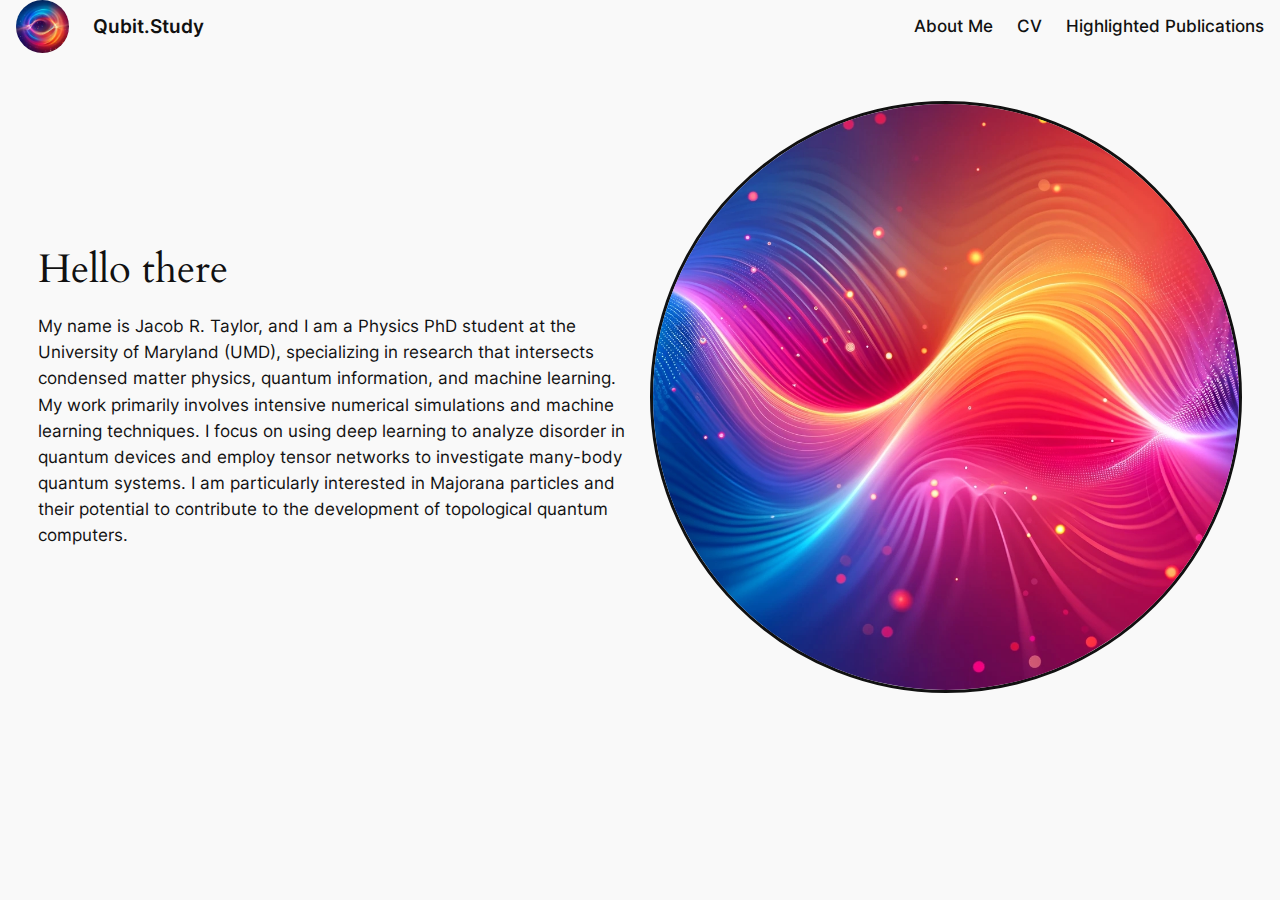
<file: about/index.html>
<!DOCTYPE html>
<html lang="en-US">
<head>
	<meta charset="UTF-8">
	<meta name="viewport" content="width=device-width, initial-scale=1">
<meta name="robots" content="max-image-preview:large">
<title>About Me &#8211; Qubit.Study</title>
<link rel="alternate" type="application/rss+xml" title="Qubit.Study &raquo; Feed" href="/feed/">
<link rel="alternate" type="application/rss+xml" title="Qubit.Study &raquo; Comments Feed" href="/comments/feed/">
<script>
window._wpemojiSettings = {"baseUrl":"https:\/\/s.w.org\/images\/core\/emoji\/15.0.3\/72x72\/","ext":".png","svgUrl":"https:\/\/s.w.org\/images\/core\/emoji\/15.0.3\/svg\/","svgExt":".svg","source":{"concatemoji":"\/wp-includes\/js\/wp-emoji-release.min.js?ver=6.5.4"}};
/*! This file is auto-generated */
!function(i,n){var o,s,e;function c(e){try{var t={supportTests:e,timestamp:(new Date).valueOf()};sessionStorage.setItem(o,JSON.stringify(t))}catch(e){}}function p(e,t,n){e.clearRect(0,0,e.canvas.width,e.canvas.height),e.fillText(t,0,0);var t=new Uint32Array(e.getImageData(0,0,e.canvas.width,e.canvas.height).data),r=(e.clearRect(0,0,e.canvas.width,e.canvas.height),e.fillText(n,0,0),new Uint32Array(e.getImageData(0,0,e.canvas.width,e.canvas.height).data));return t.every(function(e,t){return e===r[t]})}function u(e,t,n){switch(t){case"flag":return n(e,"🏳️‍⚧️","🏳️​⚧️")?!1:!n(e,"🇺🇳","🇺​🇳")&&!n(e,"🏴󠁧󠁢󠁥󠁮󠁧󠁿","🏴​󠁧​󠁢​󠁥​󠁮​󠁧​󠁿");case"emoji":return!n(e,"🐦‍⬛","🐦​⬛")}return!1}function f(e,t,n){var r="undefined"!=typeof WorkerGlobalScope&&self instanceof WorkerGlobalScope?new OffscreenCanvas(300,150):i.createElement("canvas"),a=r.getContext("2d",{willReadFrequently:!0}),o=(a.textBaseline="top",a.font="600 32px Arial",{});return e.forEach(function(e){o[e]=t(a,e,n)}),o}function t(e){var t=i.createElement("script");t.src=e,t.defer=!0,i.head.appendChild(t)}"undefined"!=typeof Promise&&(o="wpEmojiSettingsSupports",s=["flag","emoji"],n.supports={everything:!0,everythingExceptFlag:!0},e=new Promise(function(e){i.addEventListener("DOMContentLoaded",e,{once:!0})}),new Promise(function(t){var n=function(){try{var e=JSON.parse(sessionStorage.getItem(o));if("object"==typeof e&&"number"==typeof e.timestamp&&(new Date).valueOf()<e.timestamp+604800&&"object"==typeof e.supportTests)return e.supportTests}catch(e){}return null}();if(!n){if("undefined"!=typeof Worker&&"undefined"!=typeof OffscreenCanvas&&"undefined"!=typeof URL&&URL.createObjectURL&&"undefined"!=typeof Blob)try{var e="postMessage("+f.toString()+"("+[JSON.stringify(s),u.toString(),p.toString()].join(",")+"));",r=new Blob([e],{type:"text/javascript"}),a=new Worker(URL.createObjectURL(r),{name:"wpTestEmojiSupports"});return void(a.onmessage=function(e){c(n=e.data),a.terminate(),t(n)})}catch(e){}c(n=f(s,u,p))}t(n)}).then(function(e){for(var t in e)n.supports[t]=e[t],n.supports.everything=n.supports.everything&&n.supports[t],"flag"!==t&&(n.supports.everythingExceptFlag=n.supports.everythingExceptFlag&&n.supports[t]);n.supports.everythingExceptFlag=n.supports.everythingExceptFlag&&!n.supports.flag,n.DOMReady=!1,n.readyCallback=function(){n.DOMReady=!0}}).then(function(){return e}).then(function(){var e;n.supports.everything||(n.readyCallback(),(e=n.source||{}).concatemoji?t(e.concatemoji):e.wpemoji&&e.twemoji&&(t(e.twemoji),t(e.wpemoji)))}))}((window,document),window._wpemojiSettings);
</script>
<style id="wp-block-site-logo-inline-css">.wp-block-site-logo{box-sizing:border-box;line-height:0}.wp-block-site-logo a{display:inline-block;line-height:0}.wp-block-site-logo.is-default-size img{height:auto;width:120px}.wp-block-site-logo img{height:auto;max-width:100%}.wp-block-site-logo a,.wp-block-site-logo img{border-radius:inherit}.wp-block-site-logo.aligncenter{margin-left:auto;margin-right:auto;text-align:center}.wp-block-site-logo.is-style-rounded{border-radius:9999px}</style>
<style id="wp-block-site-title-inline-css">.wp-block-site-title a{color:inherit}</style>
<style id="wp-block-group-inline-css">.wp-block-group{box-sizing:border-box}</style>
<style id="wp-block-navigation-link-inline-css">.wp-block-navigation .wp-block-navigation-item__label{overflow-wrap:break-word}.wp-block-navigation .wp-block-navigation-item__description{display:none}.link-ui-tools{border-top:1px solid #f0f0f0;padding:8px}.link-ui-block-inserter{padding-top:8px}.link-ui-block-inserter__back{margin-left:8px;text-transform:uppercase}.components-popover-pointer-events-trap{background-color:initial;cursor:pointer;inset:0;position:fixed;z-index:1000000}

				.is-style-arrow-link .wp-block-navigation-item__label:after {
					content: "\2197";
					padding-inline-start: 0.25rem;
					vertical-align: middle;
					text-decoration: none;
					display: inline-block;
				}</style>
<link rel="stylesheet" id="wp-block-navigation-css" href="/wp-includes/blocks/navigation/style.min.css?ver=6.5.4" media="all">
<style id="wp-block-spacer-inline-css">.wp-block-spacer{clear:both}</style>
<style id="wp-block-heading-inline-css">h1.has-background,h2.has-background,h3.has-background,h4.has-background,h5.has-background,h6.has-background{padding:1.25em 2.375em}h1.has-text-align-left[style*=writing-mode]:where([style*=vertical-lr]),h1.has-text-align-right[style*=writing-mode]:where([style*=vertical-rl]),h2.has-text-align-left[style*=writing-mode]:where([style*=vertical-lr]),h2.has-text-align-right[style*=writing-mode]:where([style*=vertical-rl]),h3.has-text-align-left[style*=writing-mode]:where([style*=vertical-lr]),h3.has-text-align-right[style*=writing-mode]:where([style*=vertical-rl]),h4.has-text-align-left[style*=writing-mode]:where([style*=vertical-lr]),h4.has-text-align-right[style*=writing-mode]:where([style*=vertical-rl]),h5.has-text-align-left[style*=writing-mode]:where([style*=vertical-lr]),h5.has-text-align-right[style*=writing-mode]:where([style*=vertical-rl]),h6.has-text-align-left[style*=writing-mode]:where([style*=vertical-lr]),h6.has-text-align-right[style*=writing-mode]:where([style*=vertical-rl]){rotate:180deg}

				.is-style-asterisk:before {
					content: '';
					width: 1.5rem;
					height: 3rem;
					background: var(--wp--preset--color--contrast-2, currentColor);
					clip-path: path('M11.93.684v8.039l5.633-5.633 1.216 1.23-5.66 5.66h8.04v1.737H13.2l5.701 5.701-1.23 1.23-5.742-5.742V21h-1.737v-8.094l-5.77 5.77-1.23-1.217 5.743-5.742H.842V9.98h8.162l-5.701-5.7 1.23-1.231 5.66 5.66V.684h1.737Z');
					display: block;
				}

				/* Hide the asterisk if the heading has no content, to avoid using empty headings to display the asterisk only, which is an A11Y issue */
				.is-style-asterisk:empty:before {
					content: none;
				}

				.is-style-asterisk:-moz-only-whitespace:before {
					content: none;
				}

				.is-style-asterisk.has-text-align-center:before {
					margin: 0 auto;
				}

				.is-style-asterisk.has-text-align-right:before {
					margin-left: auto;
				}

				.rtl .is-style-asterisk.has-text-align-left:before {
					margin-right: auto;
				}</style>
<style id="wp-block-paragraph-inline-css">.is-small-text{font-size:.875em}.is-regular-text{font-size:1em}.is-large-text{font-size:2.25em}.is-larger-text{font-size:3em}.has-drop-cap:not(:focus):first-letter{float:left;font-size:8.4em;font-style:normal;font-weight:100;line-height:.68;margin:.05em .1em 0 0;text-transform:uppercase}body.rtl .has-drop-cap:not(:focus):first-letter{float:none;margin-left:.1em}p.has-drop-cap.has-background{overflow:hidden}p.has-background{padding:1.25em 2.375em}:where(p.has-text-color:not(.has-link-color)) a{color:inherit}p.has-text-align-left[style*="writing-mode:vertical-lr"],p.has-text-align-right[style*="writing-mode:vertical-rl"]{rotate:180deg}</style>
<style id="wp-block-image-inline-css">.wp-block-image img{box-sizing:border-box;height:auto;max-width:100%;vertical-align:bottom}.wp-block-image[style*=border-radius] img,.wp-block-image[style*=border-radius]>a{border-radius:inherit}.wp-block-image.has-custom-border img{box-sizing:border-box}.wp-block-image.aligncenter{text-align:center}.wp-block-image.alignfull img,.wp-block-image.alignwide img{height:auto;width:100%}.wp-block-image .aligncenter,.wp-block-image .alignleft,.wp-block-image .alignright,.wp-block-image.aligncenter,.wp-block-image.alignleft,.wp-block-image.alignright{display:table}.wp-block-image .aligncenter>figcaption,.wp-block-image .alignleft>figcaption,.wp-block-image .alignright>figcaption,.wp-block-image.aligncenter>figcaption,.wp-block-image.alignleft>figcaption,.wp-block-image.alignright>figcaption{caption-side:bottom;display:table-caption}.wp-block-image .alignleft{float:left;margin:.5em 1em .5em 0}.wp-block-image .alignright{float:right;margin:.5em 0 .5em 1em}.wp-block-image .aligncenter{margin-left:auto;margin-right:auto}.wp-block-image figcaption{margin-bottom:1em;margin-top:.5em}.wp-block-image .is-style-rounded img,.wp-block-image.is-style-circle-mask img,.wp-block-image.is-style-rounded img{border-radius:9999px}@supports ((-webkit-mask-image:none) or (mask-image:none)) or (-webkit-mask-image:none){.wp-block-image.is-style-circle-mask img{border-radius:0;-webkit-mask-image:url('data:image/svg+xml;utf8,<svg viewBox="0 0 100 100" xmlns="http://www.w3.org/2000/svg"><circle cx="50" cy="50" r="50"/></svg>');mask-image:url('data:image/svg+xml;utf8,<svg viewBox="0 0 100 100" xmlns="http://www.w3.org/2000/svg"><circle cx="50" cy="50" r="50"/></svg>');mask-mode:alpha;-webkit-mask-position:center;mask-position:center;-webkit-mask-repeat:no-repeat;mask-repeat:no-repeat;-webkit-mask-size:contain;mask-size:contain}}.wp-block-image :where(.has-border-color){border-style:solid}.wp-block-image :where([style*=border-top-color]){border-top-style:solid}.wp-block-image :where([style*=border-right-color]){border-right-style:solid}.wp-block-image :where([style*=border-bottom-color]){border-bottom-style:solid}.wp-block-image :where([style*=border-left-color]){border-left-style:solid}.wp-block-image :where([style*=border-width]){border-style:solid}.wp-block-image :where([style*=border-top-width]){border-top-style:solid}.wp-block-image :where([style*=border-right-width]){border-right-style:solid}.wp-block-image :where([style*=border-bottom-width]){border-bottom-style:solid}.wp-block-image :where([style*=border-left-width]){border-left-style:solid}.wp-block-image figure{margin:0}.wp-lightbox-container{display:flex;flex-direction:column;position:relative}.wp-lightbox-container img{cursor:zoom-in}.wp-lightbox-container img:hover+button{opacity:1}.wp-lightbox-container button{align-items:center;-webkit-backdrop-filter:blur(16px) saturate(180%);backdrop-filter:blur(16px) saturate(180%);background-color:#5a5a5a40;border:none;border-radius:4px;cursor:zoom-in;display:flex;height:20px;justify-content:center;opacity:0;padding:0;position:absolute;right:16px;text-align:center;top:16px;transition:opacity .2s ease;width:20px;z-index:100}.wp-lightbox-container button:focus-visible{outline:3px auto #5a5a5a40;outline:3px auto -webkit-focus-ring-color;outline-offset:3px}.wp-lightbox-container button:hover{cursor:pointer;opacity:1}.wp-lightbox-container button:focus{opacity:1}.wp-lightbox-container button:focus,.wp-lightbox-container button:hover,.wp-lightbox-container button:not(:hover):not(:active):not(.has-background){background-color:#5a5a5a40;border:none}.wp-lightbox-overlay{box-sizing:border-box;cursor:zoom-out;height:100vh;left:0;overflow:hidden;position:fixed;top:0;visibility:hidden;width:100%;z-index:100000}.wp-lightbox-overlay .close-button{align-items:center;cursor:pointer;display:flex;justify-content:center;min-height:40px;min-width:40px;padding:0;position:absolute;right:calc(env(safe-area-inset-right) + 16px);top:calc(env(safe-area-inset-top) + 16px);z-index:5000000}.wp-lightbox-overlay .close-button:focus,.wp-lightbox-overlay .close-button:hover,.wp-lightbox-overlay .close-button:not(:hover):not(:active):not(.has-background){background:none;border:none}.wp-lightbox-overlay .lightbox-image-container{height:var(--wp--lightbox-container-height);left:50%;overflow:hidden;position:absolute;top:50%;transform:translate(-50%,-50%);transform-origin:top left;width:var(--wp--lightbox-container-width);z-index:9999999999}.wp-lightbox-overlay .wp-block-image{align-items:center;box-sizing:border-box;display:flex;height:100%;justify-content:center;margin:0;position:relative;transform-origin:0 0;width:100%;z-index:3000000}.wp-lightbox-overlay .wp-block-image img{height:var(--wp--lightbox-image-height);min-height:var(--wp--lightbox-image-height);min-width:var(--wp--lightbox-image-width);width:var(--wp--lightbox-image-width)}.wp-lightbox-overlay .wp-block-image figcaption{display:none}.wp-lightbox-overlay button{background:none;border:none}.wp-lightbox-overlay .scrim{background-color:#fff;height:100%;opacity:.9;position:absolute;width:100%;z-index:2000000}.wp-lightbox-overlay.active{animation:turn-on-visibility .25s both;visibility:visible}.wp-lightbox-overlay.active img{animation:turn-on-visibility .35s both}.wp-lightbox-overlay.show-closing-animation:not(.active){animation:turn-off-visibility .35s both}.wp-lightbox-overlay.show-closing-animation:not(.active) img{animation:turn-off-visibility .25s both}@media (prefers-reduced-motion:no-preference){.wp-lightbox-overlay.zoom.active{animation:none;opacity:1;visibility:visible}.wp-lightbox-overlay.zoom.active .lightbox-image-container{animation:lightbox-zoom-in .4s}.wp-lightbox-overlay.zoom.active .lightbox-image-container img{animation:none}.wp-lightbox-overlay.zoom.active .scrim{animation:turn-on-visibility .4s forwards}.wp-lightbox-overlay.zoom.show-closing-animation:not(.active){animation:none}.wp-lightbox-overlay.zoom.show-closing-animation:not(.active) .lightbox-image-container{animation:lightbox-zoom-out .4s}.wp-lightbox-overlay.zoom.show-closing-animation:not(.active) .lightbox-image-container img{animation:none}.wp-lightbox-overlay.zoom.show-closing-animation:not(.active) .scrim{animation:turn-off-visibility .4s forwards}}@keyframes turn-on-visibility{0%{opacity:0}to{opacity:1}}@keyframes turn-off-visibility{0%{opacity:1;visibility:visible}99%{opacity:0;visibility:visible}to{opacity:0;visibility:hidden}}@keyframes lightbox-zoom-in{0%{transform:translate(calc((-100vw + var(--wp--lightbox-scrollbar-width))/2 + var(--wp--lightbox-initial-left-position)),calc(-50vh + var(--wp--lightbox-initial-top-position))) scale(var(--wp--lightbox-scale))}to{transform:translate(-50%,-50%) scale(1)}}@keyframes lightbox-zoom-out{0%{transform:translate(-50%,-50%) scale(1);visibility:visible}99%{visibility:visible}to{transform:translate(calc((-100vw + var(--wp--lightbox-scrollbar-width))/2 + var(--wp--lightbox-initial-left-position)),calc(-50vh + var(--wp--lightbox-initial-top-position))) scale(var(--wp--lightbox-scale));visibility:hidden}}</style>
<style id="wp-block-columns-inline-css">.wp-block-columns{align-items:normal!important;box-sizing:border-box;display:flex;flex-wrap:wrap!important}@media (min-width:782px){.wp-block-columns{flex-wrap:nowrap!important}}.wp-block-columns.are-vertically-aligned-top{align-items:flex-start}.wp-block-columns.are-vertically-aligned-center{align-items:center}.wp-block-columns.are-vertically-aligned-bottom{align-items:flex-end}@media (max-width:781px){.wp-block-columns:not(.is-not-stacked-on-mobile)>.wp-block-column{flex-basis:100%!important}}@media (min-width:782px){.wp-block-columns:not(.is-not-stacked-on-mobile)>.wp-block-column{flex-basis:0;flex-grow:1}.wp-block-columns:not(.is-not-stacked-on-mobile)>.wp-block-column[style*=flex-basis]{flex-grow:0}}.wp-block-columns.is-not-stacked-on-mobile{flex-wrap:nowrap!important}.wp-block-columns.is-not-stacked-on-mobile>.wp-block-column{flex-basis:0;flex-grow:1}.wp-block-columns.is-not-stacked-on-mobile>.wp-block-column[style*=flex-basis]{flex-grow:0}:where(.wp-block-columns){margin-bottom:1.75em}:where(.wp-block-columns.has-background){padding:1.25em 2.375em}.wp-block-column{flex-grow:1;min-width:0;overflow-wrap:break-word;word-break:break-word}.wp-block-column.is-vertically-aligned-top{align-self:flex-start}.wp-block-column.is-vertically-aligned-center{align-self:center}.wp-block-column.is-vertically-aligned-bottom{align-self:flex-end}.wp-block-column.is-vertically-aligned-stretch{align-self:stretch}.wp-block-column.is-vertically-aligned-bottom,.wp-block-column.is-vertically-aligned-center,.wp-block-column.is-vertically-aligned-top{width:100%}</style>
<style id="wp-emoji-styles-inline-css">img.wp-smiley, img.emoji {
		display: inline !important;
		border: none !important;
		box-shadow: none !important;
		height: 1em !important;
		width: 1em !important;
		margin: 0 0.07em !important;
		vertical-align: -0.1em !important;
		background: none !important;
		padding: 0 !important;
	}</style>
<style id="wp-block-library-inline-css">:root{--wp-admin-theme-color:#007cba;--wp-admin-theme-color--rgb:0,124,186;--wp-admin-theme-color-darker-10:#006ba1;--wp-admin-theme-color-darker-10--rgb:0,107,161;--wp-admin-theme-color-darker-20:#005a87;--wp-admin-theme-color-darker-20--rgb:0,90,135;--wp-admin-border-width-focus:2px;--wp-block-synced-color:#7a00df;--wp-block-synced-color--rgb:122,0,223;--wp-bound-block-color:#9747ff}@media (min-resolution:192dpi){:root{--wp-admin-border-width-focus:1.5px}}.wp-element-button{cursor:pointer}:root{--wp--preset--font-size--normal:16px;--wp--preset--font-size--huge:42px}:root .has-very-light-gray-background-color{background-color:#eee}:root .has-very-dark-gray-background-color{background-color:#313131}:root .has-very-light-gray-color{color:#eee}:root .has-very-dark-gray-color{color:#313131}:root .has-vivid-green-cyan-to-vivid-cyan-blue-gradient-background{background:linear-gradient(135deg,#00d084,#0693e3)}:root .has-purple-crush-gradient-background{background:linear-gradient(135deg,#34e2e4,#4721fb 50%,#ab1dfe)}:root .has-hazy-dawn-gradient-background{background:linear-gradient(135deg,#faaca8,#dad0ec)}:root .has-subdued-olive-gradient-background{background:linear-gradient(135deg,#fafae1,#67a671)}:root .has-atomic-cream-gradient-background{background:linear-gradient(135deg,#fdd79a,#004a59)}:root .has-nightshade-gradient-background{background:linear-gradient(135deg,#330968,#31cdcf)}:root .has-midnight-gradient-background{background:linear-gradient(135deg,#020381,#2874fc)}.has-regular-font-size{font-size:1em}.has-larger-font-size{font-size:2.625em}.has-normal-font-size{font-size:var(--wp--preset--font-size--normal)}.has-huge-font-size{font-size:var(--wp--preset--font-size--huge)}.has-text-align-center{text-align:center}.has-text-align-left{text-align:left}.has-text-align-right{text-align:right}#end-resizable-editor-section{display:none}.aligncenter{clear:both}.items-justified-left{justify-content:flex-start}.items-justified-center{justify-content:center}.items-justified-right{justify-content:flex-end}.items-justified-space-between{justify-content:space-between}.screen-reader-text{border:0;clip:rect(1px,1px,1px,1px);-webkit-clip-path:inset(50%);clip-path:inset(50%);height:1px;margin:-1px;overflow:hidden;padding:0;position:absolute;width:1px;word-wrap:normal!important}.screen-reader-text:focus{background-color:#ddd;clip:auto!important;-webkit-clip-path:none;clip-path:none;color:#444;display:block;font-size:1em;height:auto;left:5px;line-height:normal;padding:15px 23px 14px;text-decoration:none;top:5px;width:auto;z-index:100000}html :where(.has-border-color){border-style:solid}html :where([style*=border-top-color]){border-top-style:solid}html :where([style*=border-right-color]){border-right-style:solid}html :where([style*=border-bottom-color]){border-bottom-style:solid}html :where([style*=border-left-color]){border-left-style:solid}html :where([style*=border-width]){border-style:solid}html :where([style*=border-top-width]){border-top-style:solid}html :where([style*=border-right-width]){border-right-style:solid}html :where([style*=border-bottom-width]){border-bottom-style:solid}html :where([style*=border-left-width]){border-left-style:solid}html :where(img[class*=wp-image-]){height:auto;max-width:100%}:where(figure){margin:0 0 1em}html :where(.is-position-sticky){--wp-admin--admin-bar--position-offset:var(--wp-admin--admin-bar--height,0px)}@media screen and (max-width:600px){html :where(.is-position-sticky){--wp-admin--admin-bar--position-offset:0px}}</style>
<style id="global-styles-inline-css">body{--wp--preset--color--black: #000000;--wp--preset--color--cyan-bluish-gray: #abb8c3;--wp--preset--color--white: #ffffff;--wp--preset--color--pale-pink: #f78da7;--wp--preset--color--vivid-red: #cf2e2e;--wp--preset--color--luminous-vivid-orange: #ff6900;--wp--preset--color--luminous-vivid-amber: #fcb900;--wp--preset--color--light-green-cyan: #7bdcb5;--wp--preset--color--vivid-green-cyan: #00d084;--wp--preset--color--pale-cyan-blue: #8ed1fc;--wp--preset--color--vivid-cyan-blue: #0693e3;--wp--preset--color--vivid-purple: #9b51e0;--wp--preset--color--base: #f9f9f9;--wp--preset--color--base-2: #ffffff;--wp--preset--color--contrast: #111111;--wp--preset--color--contrast-2: #636363;--wp--preset--color--contrast-3: #A4A4A4;--wp--preset--color--accent: #cfcabe;--wp--preset--color--accent-2: #c2a990;--wp--preset--color--accent-3: #d8613c;--wp--preset--color--accent-4: #b1c5a4;--wp--preset--color--accent-5: #b5bdbc;--wp--preset--gradient--vivid-cyan-blue-to-vivid-purple: linear-gradient(135deg,rgba(6,147,227,1) 0%,rgb(155,81,224) 100%);--wp--preset--gradient--light-green-cyan-to-vivid-green-cyan: linear-gradient(135deg,rgb(122,220,180) 0%,rgb(0,208,130) 100%);--wp--preset--gradient--luminous-vivid-amber-to-luminous-vivid-orange: linear-gradient(135deg,rgba(252,185,0,1) 0%,rgba(255,105,0,1) 100%);--wp--preset--gradient--luminous-vivid-orange-to-vivid-red: linear-gradient(135deg,rgba(255,105,0,1) 0%,rgb(207,46,46) 100%);--wp--preset--gradient--very-light-gray-to-cyan-bluish-gray: linear-gradient(135deg,rgb(238,238,238) 0%,rgb(169,184,195) 100%);--wp--preset--gradient--cool-to-warm-spectrum: linear-gradient(135deg,rgb(74,234,220) 0%,rgb(151,120,209) 20%,rgb(207,42,186) 40%,rgb(238,44,130) 60%,rgb(251,105,98) 80%,rgb(254,248,76) 100%);--wp--preset--gradient--blush-light-purple: linear-gradient(135deg,rgb(255,206,236) 0%,rgb(152,150,240) 100%);--wp--preset--gradient--blush-bordeaux: linear-gradient(135deg,rgb(254,205,165) 0%,rgb(254,45,45) 50%,rgb(107,0,62) 100%);--wp--preset--gradient--luminous-dusk: linear-gradient(135deg,rgb(255,203,112) 0%,rgb(199,81,192) 50%,rgb(65,88,208) 100%);--wp--preset--gradient--pale-ocean: linear-gradient(135deg,rgb(255,245,203) 0%,rgb(182,227,212) 50%,rgb(51,167,181) 100%);--wp--preset--gradient--electric-grass: linear-gradient(135deg,rgb(202,248,128) 0%,rgb(113,206,126) 100%);--wp--preset--gradient--midnight: linear-gradient(135deg,rgb(2,3,129) 0%,rgb(40,116,252) 100%);--wp--preset--gradient--gradient-1: linear-gradient(to bottom, #cfcabe 0%, #F9F9F9 100%);--wp--preset--gradient--gradient-2: linear-gradient(to bottom, #C2A990 0%, #F9F9F9 100%);--wp--preset--gradient--gradient-3: linear-gradient(to bottom, #D8613C 0%, #F9F9F9 100%);--wp--preset--gradient--gradient-4: linear-gradient(to bottom, #B1C5A4 0%, #F9F9F9 100%);--wp--preset--gradient--gradient-5: linear-gradient(to bottom, #B5BDBC 0%, #F9F9F9 100%);--wp--preset--gradient--gradient-6: linear-gradient(to bottom, #A4A4A4 0%, #F9F9F9 100%);--wp--preset--gradient--gradient-7: linear-gradient(to bottom, #cfcabe 50%, #F9F9F9 50%);--wp--preset--gradient--gradient-8: linear-gradient(to bottom, #C2A990 50%, #F9F9F9 50%);--wp--preset--gradient--gradient-9: linear-gradient(to bottom, #D8613C 50%, #F9F9F9 50%);--wp--preset--gradient--gradient-10: linear-gradient(to bottom, #B1C5A4 50%, #F9F9F9 50%);--wp--preset--gradient--gradient-11: linear-gradient(to bottom, #B5BDBC 50%, #F9F9F9 50%);--wp--preset--gradient--gradient-12: linear-gradient(to bottom, #A4A4A4 50%, #F9F9F9 50%);--wp--preset--font-size--small: 0.9rem;--wp--preset--font-size--medium: 1.05rem;--wp--preset--font-size--large: clamp(1.39rem, 1.39rem + ((1vw - 0.2rem) * 0.767), 1.85rem);--wp--preset--font-size--x-large: clamp(1.85rem, 1.85rem + ((1vw - 0.2rem) * 1.083), 2.5rem);--wp--preset--font-size--xx-large: clamp(2.5rem, 2.5rem + ((1vw - 0.2rem) * 1.283), 3.27rem);--wp--preset--font-family--body: "Inter", sans-serif;--wp--preset--font-family--heading: Cardo;--wp--preset--font-family--system-sans-serif: -apple-system, BlinkMacSystemFont, avenir next, avenir, segoe ui, helvetica neue, helvetica, Cantarell, Ubuntu, roboto, noto, arial, sans-serif;--wp--preset--font-family--system-serif: Iowan Old Style, Apple Garamond, Baskerville, Times New Roman, Droid Serif, Times, Source Serif Pro, serif, Apple Color Emoji, Segoe UI Emoji, Segoe UI Symbol;--wp--preset--spacing--10: 1rem;--wp--preset--spacing--20: min(1.5rem, 2vw);--wp--preset--spacing--30: min(2.5rem, 3vw);--wp--preset--spacing--40: min(4rem, 5vw);--wp--preset--spacing--50: min(6.5rem, 8vw);--wp--preset--spacing--60: min(10.5rem, 13vw);--wp--preset--shadow--natural: 6px 6px 9px rgba(0, 0, 0, 0.2);--wp--preset--shadow--deep: 12px 12px 50px rgba(0, 0, 0, 0.4);--wp--preset--shadow--sharp: 6px 6px 0px rgba(0, 0, 0, 0.2);--wp--preset--shadow--outlined: 6px 6px 0px -3px rgba(255, 255, 255, 1), 6px 6px rgba(0, 0, 0, 1);--wp--preset--shadow--crisp: 6px 6px 0px rgba(0, 0, 0, 1);}body { margin: 0;--wp--style--global--content-size: 620px;--wp--style--global--wide-size: 1280px; }.wp-site-blocks { padding-top: var(--wp--style--root--padding-top); padding-bottom: var(--wp--style--root--padding-bottom); }.has-global-padding { padding-right: var(--wp--style--root--padding-right); padding-left: var(--wp--style--root--padding-left); }.has-global-padding :where(.has-global-padding:not(.wp-block-block)) { padding-right: 0; padding-left: 0; }.has-global-padding > .alignfull { margin-right: calc(var(--wp--style--root--padding-right) * -1); margin-left: calc(var(--wp--style--root--padding-left) * -1); }.has-global-padding :where(.has-global-padding:not(.wp-block-block)) > .alignfull { margin-right: 0; margin-left: 0; }.has-global-padding > .alignfull:where(:not(.has-global-padding):not(.is-layout-flex):not(.is-layout-grid)) > :where([class*="wp-block-"]:not(.alignfull):not([class*="__"]),p,h1,h2,h3,h4,h5,h6,ul,ol) { padding-right: var(--wp--style--root--padding-right); padding-left: var(--wp--style--root--padding-left); }.has-global-padding :where(.has-global-padding) > .alignfull:where(:not(.has-global-padding)) > :where([class*="wp-block-"]:not(.alignfull):not([class*="__"]),p,h1,h2,h3,h4,h5,h6,ul,ol) { padding-right: 0; padding-left: 0; }.wp-site-blocks > .alignleft { float: left; margin-right: 2em; }.wp-site-blocks > .alignright { float: right; margin-left: 2em; }.wp-site-blocks > .aligncenter { justify-content: center; margin-left: auto; margin-right: auto; }:where(.wp-site-blocks) > * { margin-block-start: 1.2rem; margin-block-end: 0; }:where(.wp-site-blocks) > :first-child:first-child { margin-block-start: 0; }:where(.wp-site-blocks) > :last-child:last-child { margin-block-end: 0; }body { --wp--style--block-gap: 1.2rem; }:where(body .is-layout-flow)  > :first-child:first-child{margin-block-start: 0;}:where(body .is-layout-flow)  > :last-child:last-child{margin-block-end: 0;}:where(body .is-layout-flow)  > *{margin-block-start: 1.2rem;margin-block-end: 0;}:where(body .is-layout-constrained)  > :first-child:first-child{margin-block-start: 0;}:where(body .is-layout-constrained)  > :last-child:last-child{margin-block-end: 0;}:where(body .is-layout-constrained)  > *{margin-block-start: 1.2rem;margin-block-end: 0;}:where(body .is-layout-flex) {gap: 1.2rem;}:where(body .is-layout-grid) {gap: 1.2rem;}body .is-layout-flow > .alignleft{float: left;margin-inline-start: 0;margin-inline-end: 2em;}body .is-layout-flow > .alignright{float: right;margin-inline-start: 2em;margin-inline-end: 0;}body .is-layout-flow > .aligncenter{margin-left: auto !important;margin-right: auto !important;}body .is-layout-constrained > .alignleft{float: left;margin-inline-start: 0;margin-inline-end: 2em;}body .is-layout-constrained > .alignright{float: right;margin-inline-start: 2em;margin-inline-end: 0;}body .is-layout-constrained > .aligncenter{margin-left: auto !important;margin-right: auto !important;}body .is-layout-constrained > :where(:not(.alignleft):not(.alignright):not(.alignfull)){max-width: var(--wp--style--global--content-size);margin-left: auto !important;margin-right: auto !important;}body .is-layout-constrained > .alignwide{max-width: var(--wp--style--global--wide-size);}body .is-layout-flex{display: flex;}body .is-layout-flex{flex-wrap: wrap;align-items: center;}body .is-layout-flex > *{margin: 0;}body .is-layout-grid{display: grid;}body .is-layout-grid > *{margin: 0;}body{background-color: var(--wp--preset--color--base);color: var(--wp--preset--color--contrast);font-family: var(--wp--preset--font-family--body);font-size: var(--wp--preset--font-size--medium);font-style: normal;font-weight: 400;line-height: 1.55;--wp--style--root--padding-top: 0px;--wp--style--root--padding-right: var(--wp--preset--spacing--30);--wp--style--root--padding-bottom: 0px;--wp--style--root--padding-left: var(--wp--preset--spacing--30);}a:where(:not(.wp-element-button)){color: var(--wp--preset--color--contrast);text-decoration: underline;}a:where(:not(.wp-element-button)):hover{text-decoration: none;}h1, h2, h3, h4, h5, h6{color: var(--wp--preset--color--contrast);font-family: var(--wp--preset--font-family--heading);font-weight: 400;line-height: 1.2;}h1{font-size: var(--wp--preset--font-size--xx-large);line-height: 1.15;}h2{font-size: var(--wp--preset--font-size--x-large);}h3{font-size: var(--wp--preset--font-size--large);}h4{font-size: clamp(1.1rem, 1.1rem + ((1vw - 0.2rem) * 0.767), 1.5rem);}h5{font-size: var(--wp--preset--font-size--medium);}h6{font-size: var(--wp--preset--font-size--small);}.wp-element-button, .wp-block-button__link{background-color: var(--wp--preset--color--contrast);border-radius: .33rem;border-color: var(--wp--preset--color--contrast);border-width: 0;color: var(--wp--preset--color--base);font-family: inherit;font-size: var(--wp--preset--font-size--small);font-style: normal;font-weight: 500;line-height: inherit;padding-top: 0.6rem;padding-right: 1rem;padding-bottom: 0.6rem;padding-left: 1rem;text-decoration: none;}.wp-element-button:hover, .wp-block-button__link:hover{background-color: var(--wp--preset--color--contrast-2);border-color: var(--wp--preset--color--contrast-2);color: var(--wp--preset--color--base);}.wp-element-button:focus, .wp-block-button__link:focus{background-color: var(--wp--preset--color--contrast-2);border-color: var(--wp--preset--color--contrast-2);color: var(--wp--preset--color--base);outline-color: var(--wp--preset--color--contrast);outline-offset: 2px;}.wp-element-button:active, .wp-block-button__link:active{background-color: var(--wp--preset--color--contrast);color: var(--wp--preset--color--base);}.wp-element-caption, .wp-block-audio figcaption, .wp-block-embed figcaption, .wp-block-gallery figcaption, .wp-block-image figcaption, .wp-block-table figcaption, .wp-block-video figcaption{color: var(--wp--preset--color--contrast-2);font-family: var(--wp--preset--font-family--body);font-size: 0.8rem;}.has-black-color{color: var(--wp--preset--color--black) !important;}.has-cyan-bluish-gray-color{color: var(--wp--preset--color--cyan-bluish-gray) !important;}.has-white-color{color: var(--wp--preset--color--white) !important;}.has-pale-pink-color{color: var(--wp--preset--color--pale-pink) !important;}.has-vivid-red-color{color: var(--wp--preset--color--vivid-red) !important;}.has-luminous-vivid-orange-color{color: var(--wp--preset--color--luminous-vivid-orange) !important;}.has-luminous-vivid-amber-color{color: var(--wp--preset--color--luminous-vivid-amber) !important;}.has-light-green-cyan-color{color: var(--wp--preset--color--light-green-cyan) !important;}.has-vivid-green-cyan-color{color: var(--wp--preset--color--vivid-green-cyan) !important;}.has-pale-cyan-blue-color{color: var(--wp--preset--color--pale-cyan-blue) !important;}.has-vivid-cyan-blue-color{color: var(--wp--preset--color--vivid-cyan-blue) !important;}.has-vivid-purple-color{color: var(--wp--preset--color--vivid-purple) !important;}.has-base-color{color: var(--wp--preset--color--base) !important;}.has-base-2-color{color: var(--wp--preset--color--base-2) !important;}.has-contrast-color{color: var(--wp--preset--color--contrast) !important;}.has-contrast-2-color{color: var(--wp--preset--color--contrast-2) !important;}.has-contrast-3-color{color: var(--wp--preset--color--contrast-3) !important;}.has-accent-color{color: var(--wp--preset--color--accent) !important;}.has-accent-2-color{color: var(--wp--preset--color--accent-2) !important;}.has-accent-3-color{color: var(--wp--preset--color--accent-3) !important;}.has-accent-4-color{color: var(--wp--preset--color--accent-4) !important;}.has-accent-5-color{color: var(--wp--preset--color--accent-5) !important;}.has-black-background-color{background-color: var(--wp--preset--color--black) !important;}.has-cyan-bluish-gray-background-color{background-color: var(--wp--preset--color--cyan-bluish-gray) !important;}.has-white-background-color{background-color: var(--wp--preset--color--white) !important;}.has-pale-pink-background-color{background-color: var(--wp--preset--color--pale-pink) !important;}.has-vivid-red-background-color{background-color: var(--wp--preset--color--vivid-red) !important;}.has-luminous-vivid-orange-background-color{background-color: var(--wp--preset--color--luminous-vivid-orange) !important;}.has-luminous-vivid-amber-background-color{background-color: var(--wp--preset--color--luminous-vivid-amber) !important;}.has-light-green-cyan-background-color{background-color: var(--wp--preset--color--light-green-cyan) !important;}.has-vivid-green-cyan-background-color{background-color: var(--wp--preset--color--vivid-green-cyan) !important;}.has-pale-cyan-blue-background-color{background-color: var(--wp--preset--color--pale-cyan-blue) !important;}.has-vivid-cyan-blue-background-color{background-color: var(--wp--preset--color--vivid-cyan-blue) !important;}.has-vivid-purple-background-color{background-color: var(--wp--preset--color--vivid-purple) !important;}.has-base-background-color{background-color: var(--wp--preset--color--base) !important;}.has-base-2-background-color{background-color: var(--wp--preset--color--base-2) !important;}.has-contrast-background-color{background-color: var(--wp--preset--color--contrast) !important;}.has-contrast-2-background-color{background-color: var(--wp--preset--color--contrast-2) !important;}.has-contrast-3-background-color{background-color: var(--wp--preset--color--contrast-3) !important;}.has-accent-background-color{background-color: var(--wp--preset--color--accent) !important;}.has-accent-2-background-color{background-color: var(--wp--preset--color--accent-2) !important;}.has-accent-3-background-color{background-color: var(--wp--preset--color--accent-3) !important;}.has-accent-4-background-color{background-color: var(--wp--preset--color--accent-4) !important;}.has-accent-5-background-color{background-color: var(--wp--preset--color--accent-5) !important;}.has-black-border-color{border-color: var(--wp--preset--color--black) !important;}.has-cyan-bluish-gray-border-color{border-color: var(--wp--preset--color--cyan-bluish-gray) !important;}.has-white-border-color{border-color: var(--wp--preset--color--white) !important;}.has-pale-pink-border-color{border-color: var(--wp--preset--color--pale-pink) !important;}.has-vivid-red-border-color{border-color: var(--wp--preset--color--vivid-red) !important;}.has-luminous-vivid-orange-border-color{border-color: var(--wp--preset--color--luminous-vivid-orange) !important;}.has-luminous-vivid-amber-border-color{border-color: var(--wp--preset--color--luminous-vivid-amber) !important;}.has-light-green-cyan-border-color{border-color: var(--wp--preset--color--light-green-cyan) !important;}.has-vivid-green-cyan-border-color{border-color: var(--wp--preset--color--vivid-green-cyan) !important;}.has-pale-cyan-blue-border-color{border-color: var(--wp--preset--color--pale-cyan-blue) !important;}.has-vivid-cyan-blue-border-color{border-color: var(--wp--preset--color--vivid-cyan-blue) !important;}.has-vivid-purple-border-color{border-color: var(--wp--preset--color--vivid-purple) !important;}.has-base-border-color{border-color: var(--wp--preset--color--base) !important;}.has-base-2-border-color{border-color: var(--wp--preset--color--base-2) !important;}.has-contrast-border-color{border-color: var(--wp--preset--color--contrast) !important;}.has-contrast-2-border-color{border-color: var(--wp--preset--color--contrast-2) !important;}.has-contrast-3-border-color{border-color: var(--wp--preset--color--contrast-3) !important;}.has-accent-border-color{border-color: var(--wp--preset--color--accent) !important;}.has-accent-2-border-color{border-color: var(--wp--preset--color--accent-2) !important;}.has-accent-3-border-color{border-color: var(--wp--preset--color--accent-3) !important;}.has-accent-4-border-color{border-color: var(--wp--preset--color--accent-4) !important;}.has-accent-5-border-color{border-color: var(--wp--preset--color--accent-5) !important;}.has-vivid-cyan-blue-to-vivid-purple-gradient-background{background: var(--wp--preset--gradient--vivid-cyan-blue-to-vivid-purple) !important;}.has-light-green-cyan-to-vivid-green-cyan-gradient-background{background: var(--wp--preset--gradient--light-green-cyan-to-vivid-green-cyan) !important;}.has-luminous-vivid-amber-to-luminous-vivid-orange-gradient-background{background: var(--wp--preset--gradient--luminous-vivid-amber-to-luminous-vivid-orange) !important;}.has-luminous-vivid-orange-to-vivid-red-gradient-background{background: var(--wp--preset--gradient--luminous-vivid-orange-to-vivid-red) !important;}.has-very-light-gray-to-cyan-bluish-gray-gradient-background{background: var(--wp--preset--gradient--very-light-gray-to-cyan-bluish-gray) !important;}.has-cool-to-warm-spectrum-gradient-background{background: var(--wp--preset--gradient--cool-to-warm-spectrum) !important;}.has-blush-light-purple-gradient-background{background: var(--wp--preset--gradient--blush-light-purple) !important;}.has-blush-bordeaux-gradient-background{background: var(--wp--preset--gradient--blush-bordeaux) !important;}.has-luminous-dusk-gradient-background{background: var(--wp--preset--gradient--luminous-dusk) !important;}.has-pale-ocean-gradient-background{background: var(--wp--preset--gradient--pale-ocean) !important;}.has-electric-grass-gradient-background{background: var(--wp--preset--gradient--electric-grass) !important;}.has-midnight-gradient-background{background: var(--wp--preset--gradient--midnight) !important;}.has-gradient-1-gradient-background{background: var(--wp--preset--gradient--gradient-1) !important;}.has-gradient-2-gradient-background{background: var(--wp--preset--gradient--gradient-2) !important;}.has-gradient-3-gradient-background{background: var(--wp--preset--gradient--gradient-3) !important;}.has-gradient-4-gradient-background{background: var(--wp--preset--gradient--gradient-4) !important;}.has-gradient-5-gradient-background{background: var(--wp--preset--gradient--gradient-5) !important;}.has-gradient-6-gradient-background{background: var(--wp--preset--gradient--gradient-6) !important;}.has-gradient-7-gradient-background{background: var(--wp--preset--gradient--gradient-7) !important;}.has-gradient-8-gradient-background{background: var(--wp--preset--gradient--gradient-8) !important;}.has-gradient-9-gradient-background{background: var(--wp--preset--gradient--gradient-9) !important;}.has-gradient-10-gradient-background{background: var(--wp--preset--gradient--gradient-10) !important;}.has-gradient-11-gradient-background{background: var(--wp--preset--gradient--gradient-11) !important;}.has-gradient-12-gradient-background{background: var(--wp--preset--gradient--gradient-12) !important;}.has-small-font-size{font-size: var(--wp--preset--font-size--small) !important;}.has-medium-font-size{font-size: var(--wp--preset--font-size--medium) !important;}.has-large-font-size{font-size: var(--wp--preset--font-size--large) !important;}.has-x-large-font-size{font-size: var(--wp--preset--font-size--x-large) !important;}.has-xx-large-font-size{font-size: var(--wp--preset--font-size--xx-large) !important;}.has-body-font-family{font-family: var(--wp--preset--font-family--body) !important;}.has-heading-font-family{font-family: var(--wp--preset--font-family--heading) !important;}.has-system-sans-serif-font-family{font-family: var(--wp--preset--font-family--system-sans-serif) !important;}.has-system-serif-font-family{font-family: var(--wp--preset--font-family--system-serif) !important;}
.wp-block-navigation{font-weight: 500;}
.wp-block-navigation a:where(:not(.wp-element-button)){color: inherit;text-decoration: none;}
.wp-block-navigation a:where(:not(.wp-element-button)):hover{text-decoration: underline;}
.wp-block-image.is-style-rounded img,.wp-block-image.is-style-rounded  .wp-block-image__crop-area,.wp-block-image.is-style-rounded  .components-placeholder{border-radius: var(--wp--preset--spacing--20);}
.wp-block-site-title{font-family: var(--wp--preset--font-family--body);font-size: clamp(0.875rem, 0.875rem + ((1vw - 0.2rem) * 0.542), 1.2rem);font-style: normal;font-weight: 600;}
.wp-block-site-title a:where(:not(.wp-element-button)){text-decoration: none;}
.wp-block-site-title a:where(:not(.wp-element-button)):hover{text-decoration: none;}
:where(.wp-site-blocks *:focus){outline-width:2px;outline-style:solid}.wp-block-calendar.wp-block-calendar table:where(:not(.has-text-color)) th{background-color:var(--wp--preset--color--contrast-2);color:var(--wp--preset--color--base);border-color:var(--wp--preset--color--contrast-2)}.wp-block-calendar table:where(:not(.has-text-color)) td{border-color:var(--wp--preset--color--contrast-2)}.wp-block-categories{}.wp-block-categories{list-style-type:none;}.wp-block-categories li{margin-bottom: 0.5rem;}.wp-block-post-comments-form{}.wp-block-post-comments-form textarea, .wp-block-post-comments-form input{border-radius:.33rem}.wp-block-loginout{}.wp-block-loginout input{border-radius:.33rem;padding:calc(0.667em + 2px);border:1px solid #949494;}.wp-block-post-terms{}.wp-block-post-terms .wp-block-post-terms__prefix{color: var(--wp--preset--color--contrast-2);}.wp-block-query-title{}.wp-block-query-title span{font-style: italic;}.wp-block-quote{}.wp-block-quote :where(p){margin-block-start:0;margin-block-end:calc(var(--wp--preset--spacing--10) + 0.5rem);}.wp-block-quote :where(:last-child){margin-block-end:0;}.wp-block-quote.has-text-align-right.is-style-plain, .rtl .is-style-plain.wp-block-quote:not(.has-text-align-center):not(.has-text-align-left){border-width: 0 2px 0 0;padding-left:calc(var(--wp--preset--spacing--20) + 0.5rem);padding-right:calc(var(--wp--preset--spacing--20) + 0.5rem);}.wp-block-quote.has-text-align-left.is-style-plain, body:not(.rtl) .is-style-plain.wp-block-quote:not(.has-text-align-center):not(.has-text-align-right){border-width: 0 0 0 2px;padding-left:calc(var(--wp--preset--spacing--20) + 0.5rem);padding-right:calc(var(--wp--preset--spacing--20) + 0.5rem)}.wp-block-search{}.wp-block-search .wp-block-search__input{border-radius:.33rem}.wp-block-separator{}.wp-block-separator:not(.is-style-wide):not(.is-style-dots):not(.alignwide):not(.alignfull){width: var(--wp--preset--spacing--60)}</style>
<style id="core-block-supports-inline-css">.wp-container-core-group-is-layout-1.wp-container-core-group-is-layout-1 > *{margin-block-start:0;margin-block-end:0;}.wp-container-core-group-is-layout-1.wp-container-core-group-is-layout-1.wp-container-core-group-is-layout-1.wp-container-core-group-is-layout-1 > * + *{margin-block-start:0px;margin-block-end:0;}.wp-container-core-group-is-layout-2.wp-container-core-group-is-layout-2{gap:var(--wp--preset--spacing--20);}.wp-container-core-navigation-is-layout-1.wp-container-core-navigation-is-layout-1{gap:var(--wp--preset--spacing--20);justify-content:flex-end;}.wp-container-core-group-is-layout-3.wp-container-core-group-is-layout-3{flex-wrap:nowrap;justify-content:flex-start;}.wp-container-core-group-is-layout-4.wp-container-core-group-is-layout-4{gap:0;justify-content:space-between;}.wp-container-core-group-is-layout-5.wp-container-core-group-is-layout-5 > *{margin-block-start:0;margin-block-end:0;}.wp-container-core-group-is-layout-5.wp-container-core-group-is-layout-5.wp-container-core-group-is-layout-5.wp-container-core-group-is-layout-5 > * + *{margin-block-start:0;margin-block-end:0;}.wp-container-core-columns-is-layout-1.wp-container-core-columns-is-layout-1{flex-wrap:nowrap;}</style>
<style id="wp-block-template-skip-link-inline-css">.skip-link.screen-reader-text {
			border: 0;
			clip: rect(1px,1px,1px,1px);
			clip-path: inset(50%);
			height: 1px;
			margin: -1px;
			overflow: hidden;
			padding: 0;
			position: absolute !important;
			width: 1px;
			word-wrap: normal !important;
		}

		.skip-link.screen-reader-text:focus {
			background-color: #eee;
			clip: auto !important;
			clip-path: none;
			color: #444;
			display: block;
			font-size: 1em;
			height: auto;
			left: 5px;
			line-height: normal;
			padding: 15px 23px 14px;
			text-decoration: none;
			top: 5px;
			width: auto;
			z-index: 100000;
		}</style>
<link rel="stylesheet" id="katex-css" href="/wp-content/plugins/katex/assets/katex-0.13.13/katex.min.css?ver=6.5.4" media="all">
<link rel="https://api.w.org/" href="/wp-json/">
<link rel="alternate" type="application/json" href="/wp-json/wp/v2/pages/43">
<link rel="EditURI" type="application/rsd+xml" title="RSD" href="/xmlrpc.php?rsd">
<meta name="generator" content="WordPress 6.5.4">
<link rel="canonical" href="/about/">
<link rel="shortlink" href="/?p=43">
<link rel="alternate" type="application/json+oembed" href="/wp-json/oembed/1.0/embed?url=http%3A%2F%2F%2Fabout%2F">
<link rel="alternate" type="text/xml+oembed" href="/wp-json/oembed/1.0/embed?url=http%3A%2F%2F%2Fabout%2F#038;format=xml">
<script id="wp-load-polyfill-importmap">
( HTMLScriptElement.supports && HTMLScriptElement.supports("importmap") ) || document.write( '<script src="http://qubitstudy.local/wp-includes/js/dist/vendor/wp-polyfill-importmap.min.js?ver=1.8.2"><\/scr' + 'ipt>' );
</script>
<script type="importmap" id="wp-importmap">{"imports":{"@wordpress\/interactivity":"\/wp-includes\/js\/dist\/interactivity.min.js?ver=6.5.4"}}</script>
<script type="module" src="/wp-includes/blocks/navigation/view.min.js?ver=6.5.4" id="@wordpress/block-library/navigation-js-module"></script>
<link rel="modulepreload" href="/wp-includes/js/dist/interactivity.min.js?ver=6.5.4" id="@wordpress/interactivity-js-modulepreload">
<style id="wp-fonts-local">@font-face{font-family:Inter;font-style:normal;font-weight:300 900;font-display:fallback;src:url('/wp-content/themes/twentytwentyfour/assets/fonts/inter/Inter-VariableFont_slnt,wght.woff2') format('woff2');font-stretch:normal;}
@font-face{font-family:Cardo;font-style:normal;font-weight:400;font-display:fallback;src:url('/wp-content/themes/twentytwentyfour/assets/fonts/cardo/cardo_normal_400.woff2') format('woff2');}
@font-face{font-family:Cardo;font-style:italic;font-weight:400;font-display:fallback;src:url('/wp-content/themes/twentytwentyfour/assets/fonts/cardo/cardo_italic_400.woff2') format('woff2');}
@font-face{font-family:Cardo;font-style:normal;font-weight:700;font-display:fallback;src:url('/wp-content/themes/twentytwentyfour/assets/fonts/cardo/cardo_normal_700.woff2') format('woff2');}</style>
<link rel="icon" href="/wp-content/uploads/2024/04/dallc2b7e-2024-04-23-00.11.02-a-colorful-abstract-quantum-inspired-image-suitable-for-background-use.-the-image-features-a-soft-gradient-of-vibrant-colors-in-a-simple-non-complic-150x150.jpg" sizes="32x32">
<link rel="icon" href="/wp-content/uploads/2024/04/dallc2b7e-2024-04-23-00.11.02-a-colorful-abstract-quantum-inspired-image-suitable-for-background-use.-the-image-features-a-soft-gradient-of-vibrant-colors-in-a-simple-non-complic-300x300.jpg" sizes="192x192">
<link rel="apple-touch-icon" href="/wp-content/uploads/2024/04/dallc2b7e-2024-04-23-00.11.02-a-colorful-abstract-quantum-inspired-image-suitable-for-background-use.-the-image-features-a-soft-gradient-of-vibrant-colors-in-a-simple-non-complic-300x300.jpg">
<meta name="msapplication-TileImage" content="/wp-content/uploads/2024/04/dallc2b7e-2024-04-23-00.11.02-a-colorful-abstract-quantum-inspired-image-suitable-for-background-use.-the-image-features-a-soft-gradient-of-vibrant-colors-in-a-simple-non-complic-300x300.jpg">
</head>

<body class="page-template page-template-page-no-title page page-id-43 wp-custom-logo wp-embed-responsive">

<div class="wp-site-blocks">
<header class="wp-block-template-part">
<div class="wp-block-group alignwide has-base-background-color has-background is-layout-flow wp-container-core-group-is-layout-5 wp-block-group-is-layout-flow" style="margin-top:0;margin-bottom:0;padding-top:0px;padding-right:0;padding-bottom:0px;padding-left:0">
<div class="wp-block-group alignwide is-content-justification-space-between is-layout-flex wp-container-core-group-is-layout-4 wp-block-group-is-layout-flex" style="margin-top:0;margin-bottom:0;padding-top:0;padding-right:var(--wp--preset--spacing--10);padding-bottom:0;padding-left:var(--wp--preset--spacing--10)">
<div class="wp-block-group is-layout-flex wp-container-core-group-is-layout-2 wp-block-group-is-layout-flex">
<div class="is-style-rounded wp-block-site-logo"><a href="/" class="custom-logo-link" rel="home"><img width="53" height="53" src="/wp-content/uploads/2024/04/dallc2b7e-2024-04-23-00.11.02-a-colorful-abstract-quantum-inspired-image-suitable-for-background-use.-the-image-features-a-soft-gradient-of-vibrant-colors-in-a-simple-non-complic.jpg" class="custom-logo" alt="Qubit.Study" decoding="async" srcset="/wp-content/uploads/2024/04/dallc2b7e-2024-04-23-00.11.02-a-colorful-abstract-quantum-inspired-image-suitable-for-background-use.-the-image-features-a-soft-gradient-of-vibrant-colors-in-a-simple-non-complic.jpg 1024w, /wp-content/uploads/2024/04/dallc2b7e-2024-04-23-00.11.02-a-colorful-abstract-quantum-inspired-image-suitable-for-background-use.-the-image-features-a-soft-gradient-of-vibrant-colors-in-a-simple-non-complic-300x300.jpg 300w, /wp-content/uploads/2024/04/dallc2b7e-2024-04-23-00.11.02-a-colorful-abstract-quantum-inspired-image-suitable-for-background-use.-the-image-features-a-soft-gradient-of-vibrant-colors-in-a-simple-non-complic-150x150.jpg 150w, /wp-content/uploads/2024/04/dallc2b7e-2024-04-23-00.11.02-a-colorful-abstract-quantum-inspired-image-suitable-for-background-use.-the-image-features-a-soft-gradient-of-vibrant-colors-in-a-simple-non-complic-768x768.jpg 768w" sizes="(max-width: 53px) 100vw, 53px"></a></div>


<div class="wp-block-group is-layout-flow wp-container-core-group-is-layout-1 wp-block-group-is-layout-flow"><p class="wp-block-site-title"><a href="/" target="_self" rel="home">Qubit.Study</a></p></div>
</div>



<div class="wp-block-group is-content-justification-left is-nowrap is-layout-flex wp-container-core-group-is-layout-3 wp-block-group-is-layout-flex" style="padding-top:0;padding-right:0;padding-bottom:0;padding-left:0"><nav class="is-responsive items-justified-right wp-block-navigation is-horizontal is-content-justification-right is-layout-flex wp-container-core-navigation-is-layout-1 wp-block-navigation-is-layout-flex" aria-label="Navigation" data-wp-interactive="core/navigation" data-wp-context='{"overlayOpenedBy":{"click":false,"hover":false,"focus":false},"type":"overlay","roleAttribute":"","ariaLabel":"Menu"}'><button aria-haspopup="dialog" aria-label="Open menu" class="wp-block-navigation__responsive-container-open " data-wp-on--click="actions.openMenuOnClick" data-wp-on--keydown="actions.handleMenuKeydown"><svg width="24" height="24" xmlns="http://www.w3.org/2000/svg" viewbox="0 0 24 24" aria-hidden="true" focusable="false"><rect x="4" y="7.5" width="16" height="1.5"></rect><rect x="4" y="15" width="16" height="1.5"></rect></svg></button>
				<div class="wp-block-navigation__responsive-container  " id="modal-1" data-wp-class--has-modal-open="state.isMenuOpen" data-wp-class--is-menu-open="state.isMenuOpen" data-wp-watch="callbacks.initMenu" data-wp-on--keydown="actions.handleMenuKeydown" data-wp-on--focusout="actions.handleMenuFocusout" tabindex="-1">
					<div class="wp-block-navigation__responsive-close" tabindex="-1">
						<div class="wp-block-navigation__responsive-dialog" data-wp-bind--aria-modal="state.ariaModal" data-wp-bind--aria-label="state.ariaLabel" data-wp-bind--role="state.roleAttribute">
							<button aria-label="Close menu" class="wp-block-navigation__responsive-container-close" data-wp-on--click="actions.closeMenuOnClick"><svg xmlns="http://www.w3.org/2000/svg" viewbox="0 0 24 24" width="24" height="24" aria-hidden="true" focusable="false"><path d="M13 11.8l6.1-6.3-1-1-6.1 6.2-6.1-6.2-1 1 6.1 6.3-6.5 6.7 1 1 6.5-6.6 6.5 6.6 1-1z"></path></svg></button>
							<div class="wp-block-navigation__responsive-container-content" data-wp-watch="callbacks.focusFirstElement" id="modal-1-content">
								<ul class="wp-block-navigation__container is-responsive items-justified-right wp-block-navigation">
<li class=" wp-block-navigation-item current-menu-item wp-block-navigation-link"><a class="wp-block-navigation-item__content" href="/about/" aria-current="page"><span class="wp-block-navigation-item__label">About Me</span></a></li>
<li class=" wp-block-navigation-item wp-block-navigation-link"><a class="wp-block-navigation-item__content" href="/CV"><span class="wp-block-navigation-item__label">CV</span></a></li>
<li class=" wp-block-navigation-item wp-block-navigation-link"><a class="wp-block-navigation-item__content" href="/publications/"><span class="wp-block-navigation-item__label">Highlighted Publications</span></a></li>
</ul>
							</div>
						</div>
					</div>
				</div></nav></div>
</div>
</div>
</header>


<main class="wp-block-group is-layout-flow wp-block-group-is-layout-flow" style="margin-top:0">
	<div class="entry-content wp-block-post-content has-global-padding is-layout-constrained wp-block-post-content-is-layout-constrained">
<div class="wp-block-group alignfull has-global-padding is-layout-constrained wp-block-group-is-layout-constrained" style="margin-top:0;margin-bottom:0;padding-top:calc( 0.5 * var(--wp--style--root--padding-right, var(--wp--custom--gap--horizontal)));padding-right:var(--wp--style--root--padding-right, var(--wp--custom--gap--horizontal));padding-bottom:calc( 0.5 * var(--wp--style--root--padding-right, var(--wp--custom--gap--horizontal)));padding-left:var(--wp--style--root--padding-left, var(--wp--custom--gap--horizontal))">
<div style="height:calc( 0.25 * var(--wp--style--root--padding-right, var(--wp--custom--gap--horizontal)))" aria-hidden="true" class="wp-block-spacer"></div>



<div class="wp-block-columns alignwide are-vertically-aligned-center is-layout-flex wp-container-core-columns-is-layout-1 wp-block-columns-is-layout-flex">
<div class="wp-block-column is-vertically-aligned-center is-layout-flow wp-block-column-is-layout-flow">
<h2 class="wp-block-heading alignwide">Hello there</h2>



<p>My name is Jacob R. Taylor, and I am a Physics PhD student at the University of Maryland (UMD), specializing in research that intersects condensed matter physics, quantum information, and machine learning. My work primarily involves intensive numerical simulations and machine learning techniques. I focus on using deep learning to analyze disorder in quantum devices and employ tensor networks to investigate many-body quantum systems. I am particularly interested in Majorana particles and their potential to contribute to the development of topological quantum computers.</p>
</div>



<div class="wp-block-column is-vertically-aligned-center is-layout-flow wp-block-column-is-layout-flow">
<figure class="wp-block-image size-full has-custom-border"><img fetchpriority="high" decoding="async" width="1024" height="1024" src="/wp-content/uploads/2024/04/dallc2b7e-2024-04-23-00.05.40-a-colorful-abstract-quantum-inspired-image-suitable-for-background-use.-the-image-features-a-soft-gradient-of-vibrant-colors-in-a-simple-non-complic.jpg" alt="" class="has-border-color has-theme-1-border-color wp-image-18" style="border-radius:100em;aspect-ratio:1;object-fit:cover" srcset="/wp-content/uploads/2024/04/dallc2b7e-2024-04-23-00.05.40-a-colorful-abstract-quantum-inspired-image-suitable-for-background-use.-the-image-features-a-soft-gradient-of-vibrant-colors-in-a-simple-non-complic.jpg 1024w, /wp-content/uploads/2024/04/dallc2b7e-2024-04-23-00.05.40-a-colorful-abstract-quantum-inspired-image-suitable-for-background-use.-the-image-features-a-soft-gradient-of-vibrant-colors-in-a-simple-non-complic-300x300.jpg 300w, /wp-content/uploads/2024/04/dallc2b7e-2024-04-23-00.05.40-a-colorful-abstract-quantum-inspired-image-suitable-for-background-use.-the-image-features-a-soft-gradient-of-vibrant-colors-in-a-simple-non-complic-150x150.jpg 150w, /wp-content/uploads/2024/04/dallc2b7e-2024-04-23-00.05.40-a-colorful-abstract-quantum-inspired-image-suitable-for-background-use.-the-image-features-a-soft-gradient-of-vibrant-colors-in-a-simple-non-complic-768x768.jpg 768w" sizes="(max-width: 1024px) 100vw, 1024px"></figure>
</div>
</div>



<div style="height:calc( 0.25 * var(--wp--style--root--padding-right, var(--wp--custom--gap--horizontal)))" aria-hidden="true" class="wp-block-spacer"></div>
</div>
</div>
</main>


<footer class="wp-block-template-part"></footer>
</div>
        <script>
            function _katexRender(rootElement) {
                const eles = rootElement.querySelectorAll(".katex-eq:not(.katex-rendered)");
                for(let idx=0; idx < eles.length; idx++) {
                    const ele = eles[idx];
                    ele.classList.add("katex-rendered");
                    try {
                        katex.render(
                            ele.textContent,
                            ele,
                            {
                                displayMode: ele.getAttribute("data-katex-display") === 'true',
                                throwOnError: false
                            }
                        );
                    } catch(n) {
                        ele.style.color="red";
                        ele.textContent = n.message;
                    }
                }
            }

            function katexRender() {
                _katexRender(document);
            }

            document.addEventListener("DOMContentLoaded", function() {
                katexRender();

                // Perform a KaTeX rendering step when the DOM is mutated.
                const katexObserver = new MutationObserver(function(mutations) {
                    [].forEach.call(mutations, function(mutation) {
                        if (mutation.target && mutation.target instanceof Element) {
                            _katexRender(mutation.target);
                        }
                    });
                });

                const katexObservationConfig = {
                    subtree: true,
                    childList: true,
                    attributes: true,
                    characterData: true
                };

                katexObserver.observe(document.body, katexObservationConfig);
            });

        </script>
        <script id="wp-block-template-skip-link-js-after">( function() {
		var skipLinkTarget = document.querySelector( 'main' ),
			sibling,
			skipLinkTargetID,
			skipLink;

		// Early exit if a skip-link target can't be located.
		if ( ! skipLinkTarget ) {
			return;
		}

		/*
		 * Get the site wrapper.
		 * The skip-link will be injected in the beginning of it.
		 */
		sibling = document.querySelector( '.wp-site-blocks' );

		// Early exit if the root element was not found.
		if ( ! sibling ) {
			return;
		}

		// Get the skip-link target's ID, and generate one if it doesn't exist.
		skipLinkTargetID = skipLinkTarget.id;
		if ( ! skipLinkTargetID ) {
			skipLinkTargetID = 'wp--skip-link--target';
			skipLinkTarget.id = skipLinkTargetID;
		}

		// Create the skip link.
		skipLink = document.createElement( 'a' );
		skipLink.classList.add( 'skip-link', 'screen-reader-text' );
		skipLink.href = '#' + skipLinkTargetID;
		skipLink.innerHTML = 'Skip to content';

		// Inject the skip link.
		sibling.parentElement.insertBefore( skipLink, sibling );
	}() );</script>
<script src="/wp-content/plugins/katex/assets/katex-0.13.13/katex.min.js?ver=6.5.4" id="katex-js"></script>
</body>
</html>
</file>
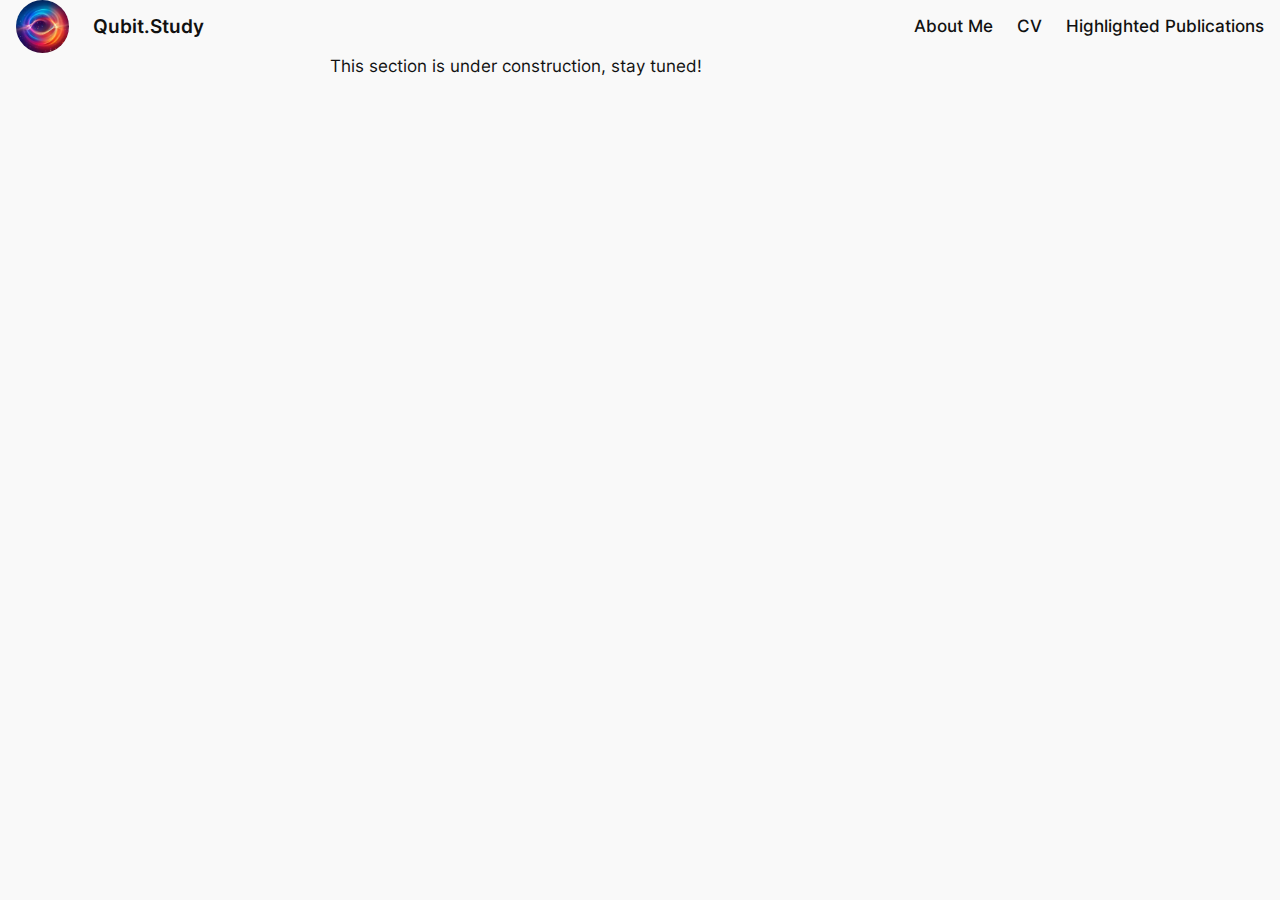
<file: CV/index.html>
<!DOCTYPE html>
<html lang="en-US">
<head>
	<meta charset="UTF-8">
	<meta name="viewport" content="width=device-width, initial-scale=1">
<meta name="robots" content="max-image-preview:large">
<title>Resume &#8211; Qubit.Study</title>
<link rel="alternate" type="application/rss+xml" title="Qubit.Study &raquo; Feed" href="/feed/">
<link rel="alternate" type="application/rss+xml" title="Qubit.Study &raquo; Comments Feed" href="/comments/feed/">
<link rel="alternate" type="application/rss+xml" title="Qubit.Study &raquo; Resume Comments Feed" href="/cv/feed/">
<script>
window._wpemojiSettings = {"baseUrl":"https:\/\/s.w.org\/images\/core\/emoji\/15.0.3\/72x72\/","ext":".png","svgUrl":"https:\/\/s.w.org\/images\/core\/emoji\/15.0.3\/svg\/","svgExt":".svg","source":{"concatemoji":"\/wp-includes\/js\/wp-emoji-release.min.js?ver=6.5.4"}};
/*! This file is auto-generated */
!function(i,n){var o,s,e;function c(e){try{var t={supportTests:e,timestamp:(new Date).valueOf()};sessionStorage.setItem(o,JSON.stringify(t))}catch(e){}}function p(e,t,n){e.clearRect(0,0,e.canvas.width,e.canvas.height),e.fillText(t,0,0);var t=new Uint32Array(e.getImageData(0,0,e.canvas.width,e.canvas.height).data),r=(e.clearRect(0,0,e.canvas.width,e.canvas.height),e.fillText(n,0,0),new Uint32Array(e.getImageData(0,0,e.canvas.width,e.canvas.height).data));return t.every(function(e,t){return e===r[t]})}function u(e,t,n){switch(t){case"flag":return n(e,"🏳️‍⚧️","🏳️​⚧️")?!1:!n(e,"🇺🇳","🇺​🇳")&&!n(e,"🏴󠁧󠁢󠁥󠁮󠁧󠁿","🏴​󠁧​󠁢​󠁥​󠁮​󠁧​󠁿");case"emoji":return!n(e,"🐦‍⬛","🐦​⬛")}return!1}function f(e,t,n){var r="undefined"!=typeof WorkerGlobalScope&&self instanceof WorkerGlobalScope?new OffscreenCanvas(300,150):i.createElement("canvas"),a=r.getContext("2d",{willReadFrequently:!0}),o=(a.textBaseline="top",a.font="600 32px Arial",{});return e.forEach(function(e){o[e]=t(a,e,n)}),o}function t(e){var t=i.createElement("script");t.src=e,t.defer=!0,i.head.appendChild(t)}"undefined"!=typeof Promise&&(o="wpEmojiSettingsSupports",s=["flag","emoji"],n.supports={everything:!0,everythingExceptFlag:!0},e=new Promise(function(e){i.addEventListener("DOMContentLoaded",e,{once:!0})}),new Promise(function(t){var n=function(){try{var e=JSON.parse(sessionStorage.getItem(o));if("object"==typeof e&&"number"==typeof e.timestamp&&(new Date).valueOf()<e.timestamp+604800&&"object"==typeof e.supportTests)return e.supportTests}catch(e){}return null}();if(!n){if("undefined"!=typeof Worker&&"undefined"!=typeof OffscreenCanvas&&"undefined"!=typeof URL&&URL.createObjectURL&&"undefined"!=typeof Blob)try{var e="postMessage("+f.toString()+"("+[JSON.stringify(s),u.toString(),p.toString()].join(",")+"));",r=new Blob([e],{type:"text/javascript"}),a=new Worker(URL.createObjectURL(r),{name:"wpTestEmojiSupports"});return void(a.onmessage=function(e){c(n=e.data),a.terminate(),t(n)})}catch(e){}c(n=f(s,u,p))}t(n)}).then(function(e){for(var t in e)n.supports[t]=e[t],n.supports.everything=n.supports.everything&&n.supports[t],"flag"!==t&&(n.supports.everythingExceptFlag=n.supports.everythingExceptFlag&&n.supports[t]);n.supports.everythingExceptFlag=n.supports.everythingExceptFlag&&!n.supports.flag,n.DOMReady=!1,n.readyCallback=function(){n.DOMReady=!0}}).then(function(){return e}).then(function(){var e;n.supports.everything||(n.readyCallback(),(e=n.source||{}).concatemoji?t(e.concatemoji):e.wpemoji&&e.twemoji&&(t(e.twemoji),t(e.wpemoji)))}))}((window,document),window._wpemojiSettings);
</script>
<style id="wp-block-site-logo-inline-css">.wp-block-site-logo{box-sizing:border-box;line-height:0}.wp-block-site-logo a{display:inline-block;line-height:0}.wp-block-site-logo.is-default-size img{height:auto;width:120px}.wp-block-site-logo img{height:auto;max-width:100%}.wp-block-site-logo a,.wp-block-site-logo img{border-radius:inherit}.wp-block-site-logo.aligncenter{margin-left:auto;margin-right:auto;text-align:center}.wp-block-site-logo.is-style-rounded{border-radius:9999px}</style>
<style id="wp-block-site-title-inline-css">.wp-block-site-title a{color:inherit}</style>
<style id="wp-block-group-inline-css">.wp-block-group{box-sizing:border-box}</style>
<style id="wp-block-navigation-link-inline-css">.wp-block-navigation .wp-block-navigation-item__label{overflow-wrap:break-word}.wp-block-navigation .wp-block-navigation-item__description{display:none}.link-ui-tools{border-top:1px solid #f0f0f0;padding:8px}.link-ui-block-inserter{padding-top:8px}.link-ui-block-inserter__back{margin-left:8px;text-transform:uppercase}.components-popover-pointer-events-trap{background-color:initial;cursor:pointer;inset:0;position:fixed;z-index:1000000}

				.is-style-arrow-link .wp-block-navigation-item__label:after {
					content: "\2197";
					padding-inline-start: 0.25rem;
					vertical-align: middle;
					text-decoration: none;
					display: inline-block;
				}</style>
<link rel="stylesheet" id="wp-block-navigation-css" href="/wp-includes/blocks/navigation/style.min.css?ver=6.5.4" media="all">
<style id="wp-block-paragraph-inline-css">.is-small-text{font-size:.875em}.is-regular-text{font-size:1em}.is-large-text{font-size:2.25em}.is-larger-text{font-size:3em}.has-drop-cap:not(:focus):first-letter{float:left;font-size:8.4em;font-style:normal;font-weight:100;line-height:.68;margin:.05em .1em 0 0;text-transform:uppercase}body.rtl .has-drop-cap:not(:focus):first-letter{float:none;margin-left:.1em}p.has-drop-cap.has-background{overflow:hidden}p.has-background{padding:1.25em 2.375em}:where(p.has-text-color:not(.has-link-color)) a{color:inherit}p.has-text-align-left[style*="writing-mode:vertical-lr"],p.has-text-align-right[style*="writing-mode:vertical-rl"]{rotate:180deg}</style>
<style id="wp-emoji-styles-inline-css">img.wp-smiley, img.emoji {
		display: inline !important;
		border: none !important;
		box-shadow: none !important;
		height: 1em !important;
		width: 1em !important;
		margin: 0 0.07em !important;
		vertical-align: -0.1em !important;
		background: none !important;
		padding: 0 !important;
	}</style>
<style id="wp-block-library-inline-css">:root{--wp-admin-theme-color:#007cba;--wp-admin-theme-color--rgb:0,124,186;--wp-admin-theme-color-darker-10:#006ba1;--wp-admin-theme-color-darker-10--rgb:0,107,161;--wp-admin-theme-color-darker-20:#005a87;--wp-admin-theme-color-darker-20--rgb:0,90,135;--wp-admin-border-width-focus:2px;--wp-block-synced-color:#7a00df;--wp-block-synced-color--rgb:122,0,223;--wp-bound-block-color:#9747ff}@media (min-resolution:192dpi){:root{--wp-admin-border-width-focus:1.5px}}.wp-element-button{cursor:pointer}:root{--wp--preset--font-size--normal:16px;--wp--preset--font-size--huge:42px}:root .has-very-light-gray-background-color{background-color:#eee}:root .has-very-dark-gray-background-color{background-color:#313131}:root .has-very-light-gray-color{color:#eee}:root .has-very-dark-gray-color{color:#313131}:root .has-vivid-green-cyan-to-vivid-cyan-blue-gradient-background{background:linear-gradient(135deg,#00d084,#0693e3)}:root .has-purple-crush-gradient-background{background:linear-gradient(135deg,#34e2e4,#4721fb 50%,#ab1dfe)}:root .has-hazy-dawn-gradient-background{background:linear-gradient(135deg,#faaca8,#dad0ec)}:root .has-subdued-olive-gradient-background{background:linear-gradient(135deg,#fafae1,#67a671)}:root .has-atomic-cream-gradient-background{background:linear-gradient(135deg,#fdd79a,#004a59)}:root .has-nightshade-gradient-background{background:linear-gradient(135deg,#330968,#31cdcf)}:root .has-midnight-gradient-background{background:linear-gradient(135deg,#020381,#2874fc)}.has-regular-font-size{font-size:1em}.has-larger-font-size{font-size:2.625em}.has-normal-font-size{font-size:var(--wp--preset--font-size--normal)}.has-huge-font-size{font-size:var(--wp--preset--font-size--huge)}.has-text-align-center{text-align:center}.has-text-align-left{text-align:left}.has-text-align-right{text-align:right}#end-resizable-editor-section{display:none}.aligncenter{clear:both}.items-justified-left{justify-content:flex-start}.items-justified-center{justify-content:center}.items-justified-right{justify-content:flex-end}.items-justified-space-between{justify-content:space-between}.screen-reader-text{border:0;clip:rect(1px,1px,1px,1px);-webkit-clip-path:inset(50%);clip-path:inset(50%);height:1px;margin:-1px;overflow:hidden;padding:0;position:absolute;width:1px;word-wrap:normal!important}.screen-reader-text:focus{background-color:#ddd;clip:auto!important;-webkit-clip-path:none;clip-path:none;color:#444;display:block;font-size:1em;height:auto;left:5px;line-height:normal;padding:15px 23px 14px;text-decoration:none;top:5px;width:auto;z-index:100000}html :where(.has-border-color){border-style:solid}html :where([style*=border-top-color]){border-top-style:solid}html :where([style*=border-right-color]){border-right-style:solid}html :where([style*=border-bottom-color]){border-bottom-style:solid}html :where([style*=border-left-color]){border-left-style:solid}html :where([style*=border-width]){border-style:solid}html :where([style*=border-top-width]){border-top-style:solid}html :where([style*=border-right-width]){border-right-style:solid}html :where([style*=border-bottom-width]){border-bottom-style:solid}html :where([style*=border-left-width]){border-left-style:solid}html :where(img[class*=wp-image-]){height:auto;max-width:100%}:where(figure){margin:0 0 1em}html :where(.is-position-sticky){--wp-admin--admin-bar--position-offset:var(--wp-admin--admin-bar--height,0px)}@media screen and (max-width:600px){html :where(.is-position-sticky){--wp-admin--admin-bar--position-offset:0px}}</style>
<style id="global-styles-inline-css">body{--wp--preset--color--black: #000000;--wp--preset--color--cyan-bluish-gray: #abb8c3;--wp--preset--color--white: #ffffff;--wp--preset--color--pale-pink: #f78da7;--wp--preset--color--vivid-red: #cf2e2e;--wp--preset--color--luminous-vivid-orange: #ff6900;--wp--preset--color--luminous-vivid-amber: #fcb900;--wp--preset--color--light-green-cyan: #7bdcb5;--wp--preset--color--vivid-green-cyan: #00d084;--wp--preset--color--pale-cyan-blue: #8ed1fc;--wp--preset--color--vivid-cyan-blue: #0693e3;--wp--preset--color--vivid-purple: #9b51e0;--wp--preset--color--base: #f9f9f9;--wp--preset--color--base-2: #ffffff;--wp--preset--color--contrast: #111111;--wp--preset--color--contrast-2: #636363;--wp--preset--color--contrast-3: #A4A4A4;--wp--preset--color--accent: #cfcabe;--wp--preset--color--accent-2: #c2a990;--wp--preset--color--accent-3: #d8613c;--wp--preset--color--accent-4: #b1c5a4;--wp--preset--color--accent-5: #b5bdbc;--wp--preset--gradient--vivid-cyan-blue-to-vivid-purple: linear-gradient(135deg,rgba(6,147,227,1) 0%,rgb(155,81,224) 100%);--wp--preset--gradient--light-green-cyan-to-vivid-green-cyan: linear-gradient(135deg,rgb(122,220,180) 0%,rgb(0,208,130) 100%);--wp--preset--gradient--luminous-vivid-amber-to-luminous-vivid-orange: linear-gradient(135deg,rgba(252,185,0,1) 0%,rgba(255,105,0,1) 100%);--wp--preset--gradient--luminous-vivid-orange-to-vivid-red: linear-gradient(135deg,rgba(255,105,0,1) 0%,rgb(207,46,46) 100%);--wp--preset--gradient--very-light-gray-to-cyan-bluish-gray: linear-gradient(135deg,rgb(238,238,238) 0%,rgb(169,184,195) 100%);--wp--preset--gradient--cool-to-warm-spectrum: linear-gradient(135deg,rgb(74,234,220) 0%,rgb(151,120,209) 20%,rgb(207,42,186) 40%,rgb(238,44,130) 60%,rgb(251,105,98) 80%,rgb(254,248,76) 100%);--wp--preset--gradient--blush-light-purple: linear-gradient(135deg,rgb(255,206,236) 0%,rgb(152,150,240) 100%);--wp--preset--gradient--blush-bordeaux: linear-gradient(135deg,rgb(254,205,165) 0%,rgb(254,45,45) 50%,rgb(107,0,62) 100%);--wp--preset--gradient--luminous-dusk: linear-gradient(135deg,rgb(255,203,112) 0%,rgb(199,81,192) 50%,rgb(65,88,208) 100%);--wp--preset--gradient--pale-ocean: linear-gradient(135deg,rgb(255,245,203) 0%,rgb(182,227,212) 50%,rgb(51,167,181) 100%);--wp--preset--gradient--electric-grass: linear-gradient(135deg,rgb(202,248,128) 0%,rgb(113,206,126) 100%);--wp--preset--gradient--midnight: linear-gradient(135deg,rgb(2,3,129) 0%,rgb(40,116,252) 100%);--wp--preset--gradient--gradient-1: linear-gradient(to bottom, #cfcabe 0%, #F9F9F9 100%);--wp--preset--gradient--gradient-2: linear-gradient(to bottom, #C2A990 0%, #F9F9F9 100%);--wp--preset--gradient--gradient-3: linear-gradient(to bottom, #D8613C 0%, #F9F9F9 100%);--wp--preset--gradient--gradient-4: linear-gradient(to bottom, #B1C5A4 0%, #F9F9F9 100%);--wp--preset--gradient--gradient-5: linear-gradient(to bottom, #B5BDBC 0%, #F9F9F9 100%);--wp--preset--gradient--gradient-6: linear-gradient(to bottom, #A4A4A4 0%, #F9F9F9 100%);--wp--preset--gradient--gradient-7: linear-gradient(to bottom, #cfcabe 50%, #F9F9F9 50%);--wp--preset--gradient--gradient-8: linear-gradient(to bottom, #C2A990 50%, #F9F9F9 50%);--wp--preset--gradient--gradient-9: linear-gradient(to bottom, #D8613C 50%, #F9F9F9 50%);--wp--preset--gradient--gradient-10: linear-gradient(to bottom, #B1C5A4 50%, #F9F9F9 50%);--wp--preset--gradient--gradient-11: linear-gradient(to bottom, #B5BDBC 50%, #F9F9F9 50%);--wp--preset--gradient--gradient-12: linear-gradient(to bottom, #A4A4A4 50%, #F9F9F9 50%);--wp--preset--font-size--small: 0.9rem;--wp--preset--font-size--medium: 1.05rem;--wp--preset--font-size--large: clamp(1.39rem, 1.39rem + ((1vw - 0.2rem) * 0.767), 1.85rem);--wp--preset--font-size--x-large: clamp(1.85rem, 1.85rem + ((1vw - 0.2rem) * 1.083), 2.5rem);--wp--preset--font-size--xx-large: clamp(2.5rem, 2.5rem + ((1vw - 0.2rem) * 1.283), 3.27rem);--wp--preset--font-family--body: "Inter", sans-serif;--wp--preset--font-family--heading: Cardo;--wp--preset--font-family--system-sans-serif: -apple-system, BlinkMacSystemFont, avenir next, avenir, segoe ui, helvetica neue, helvetica, Cantarell, Ubuntu, roboto, noto, arial, sans-serif;--wp--preset--font-family--system-serif: Iowan Old Style, Apple Garamond, Baskerville, Times New Roman, Droid Serif, Times, Source Serif Pro, serif, Apple Color Emoji, Segoe UI Emoji, Segoe UI Symbol;--wp--preset--spacing--10: 1rem;--wp--preset--spacing--20: min(1.5rem, 2vw);--wp--preset--spacing--30: min(2.5rem, 3vw);--wp--preset--spacing--40: min(4rem, 5vw);--wp--preset--spacing--50: min(6.5rem, 8vw);--wp--preset--spacing--60: min(10.5rem, 13vw);--wp--preset--shadow--natural: 6px 6px 9px rgba(0, 0, 0, 0.2);--wp--preset--shadow--deep: 12px 12px 50px rgba(0, 0, 0, 0.4);--wp--preset--shadow--sharp: 6px 6px 0px rgba(0, 0, 0, 0.2);--wp--preset--shadow--outlined: 6px 6px 0px -3px rgba(255, 255, 255, 1), 6px 6px rgba(0, 0, 0, 1);--wp--preset--shadow--crisp: 6px 6px 0px rgba(0, 0, 0, 1);}body { margin: 0;--wp--style--global--content-size: 620px;--wp--style--global--wide-size: 1280px; }.wp-site-blocks { padding-top: var(--wp--style--root--padding-top); padding-bottom: var(--wp--style--root--padding-bottom); }.has-global-padding { padding-right: var(--wp--style--root--padding-right); padding-left: var(--wp--style--root--padding-left); }.has-global-padding :where(.has-global-padding:not(.wp-block-block)) { padding-right: 0; padding-left: 0; }.has-global-padding > .alignfull { margin-right: calc(var(--wp--style--root--padding-right) * -1); margin-left: calc(var(--wp--style--root--padding-left) * -1); }.has-global-padding :where(.has-global-padding:not(.wp-block-block)) > .alignfull { margin-right: 0; margin-left: 0; }.has-global-padding > .alignfull:where(:not(.has-global-padding):not(.is-layout-flex):not(.is-layout-grid)) > :where([class*="wp-block-"]:not(.alignfull):not([class*="__"]),p,h1,h2,h3,h4,h5,h6,ul,ol) { padding-right: var(--wp--style--root--padding-right); padding-left: var(--wp--style--root--padding-left); }.has-global-padding :where(.has-global-padding) > .alignfull:where(:not(.has-global-padding)) > :where([class*="wp-block-"]:not(.alignfull):not([class*="__"]),p,h1,h2,h3,h4,h5,h6,ul,ol) { padding-right: 0; padding-left: 0; }.wp-site-blocks > .alignleft { float: left; margin-right: 2em; }.wp-site-blocks > .alignright { float: right; margin-left: 2em; }.wp-site-blocks > .aligncenter { justify-content: center; margin-left: auto; margin-right: auto; }:where(.wp-site-blocks) > * { margin-block-start: 1.2rem; margin-block-end: 0; }:where(.wp-site-blocks) > :first-child:first-child { margin-block-start: 0; }:where(.wp-site-blocks) > :last-child:last-child { margin-block-end: 0; }body { --wp--style--block-gap: 1.2rem; }:where(body .is-layout-flow)  > :first-child:first-child{margin-block-start: 0;}:where(body .is-layout-flow)  > :last-child:last-child{margin-block-end: 0;}:where(body .is-layout-flow)  > *{margin-block-start: 1.2rem;margin-block-end: 0;}:where(body .is-layout-constrained)  > :first-child:first-child{margin-block-start: 0;}:where(body .is-layout-constrained)  > :last-child:last-child{margin-block-end: 0;}:where(body .is-layout-constrained)  > *{margin-block-start: 1.2rem;margin-block-end: 0;}:where(body .is-layout-flex) {gap: 1.2rem;}:where(body .is-layout-grid) {gap: 1.2rem;}body .is-layout-flow > .alignleft{float: left;margin-inline-start: 0;margin-inline-end: 2em;}body .is-layout-flow > .alignright{float: right;margin-inline-start: 2em;margin-inline-end: 0;}body .is-layout-flow > .aligncenter{margin-left: auto !important;margin-right: auto !important;}body .is-layout-constrained > .alignleft{float: left;margin-inline-start: 0;margin-inline-end: 2em;}body .is-layout-constrained > .alignright{float: right;margin-inline-start: 2em;margin-inline-end: 0;}body .is-layout-constrained > .aligncenter{margin-left: auto !important;margin-right: auto !important;}body .is-layout-constrained > :where(:not(.alignleft):not(.alignright):not(.alignfull)){max-width: var(--wp--style--global--content-size);margin-left: auto !important;margin-right: auto !important;}body .is-layout-constrained > .alignwide{max-width: var(--wp--style--global--wide-size);}body .is-layout-flex{display: flex;}body .is-layout-flex{flex-wrap: wrap;align-items: center;}body .is-layout-flex > *{margin: 0;}body .is-layout-grid{display: grid;}body .is-layout-grid > *{margin: 0;}body{background-color: var(--wp--preset--color--base);color: var(--wp--preset--color--contrast);font-family: var(--wp--preset--font-family--body);font-size: var(--wp--preset--font-size--medium);font-style: normal;font-weight: 400;line-height: 1.55;--wp--style--root--padding-top: 0px;--wp--style--root--padding-right: var(--wp--preset--spacing--30);--wp--style--root--padding-bottom: 0px;--wp--style--root--padding-left: var(--wp--preset--spacing--30);}a:where(:not(.wp-element-button)){color: var(--wp--preset--color--contrast);text-decoration: underline;}a:where(:not(.wp-element-button)):hover{text-decoration: none;}h1, h2, h3, h4, h5, h6{color: var(--wp--preset--color--contrast);font-family: var(--wp--preset--font-family--heading);font-weight: 400;line-height: 1.2;}h1{font-size: var(--wp--preset--font-size--xx-large);line-height: 1.15;}h2{font-size: var(--wp--preset--font-size--x-large);}h3{font-size: var(--wp--preset--font-size--large);}h4{font-size: clamp(1.1rem, 1.1rem + ((1vw - 0.2rem) * 0.767), 1.5rem);}h5{font-size: var(--wp--preset--font-size--medium);}h6{font-size: var(--wp--preset--font-size--small);}.wp-element-button, .wp-block-button__link{background-color: var(--wp--preset--color--contrast);border-radius: .33rem;border-color: var(--wp--preset--color--contrast);border-width: 0;color: var(--wp--preset--color--base);font-family: inherit;font-size: var(--wp--preset--font-size--small);font-style: normal;font-weight: 500;line-height: inherit;padding-top: 0.6rem;padding-right: 1rem;padding-bottom: 0.6rem;padding-left: 1rem;text-decoration: none;}.wp-element-button:hover, .wp-block-button__link:hover{background-color: var(--wp--preset--color--contrast-2);border-color: var(--wp--preset--color--contrast-2);color: var(--wp--preset--color--base);}.wp-element-button:focus, .wp-block-button__link:focus{background-color: var(--wp--preset--color--contrast-2);border-color: var(--wp--preset--color--contrast-2);color: var(--wp--preset--color--base);outline-color: var(--wp--preset--color--contrast);outline-offset: 2px;}.wp-element-button:active, .wp-block-button__link:active{background-color: var(--wp--preset--color--contrast);color: var(--wp--preset--color--base);}.wp-element-caption, .wp-block-audio figcaption, .wp-block-embed figcaption, .wp-block-gallery figcaption, .wp-block-image figcaption, .wp-block-table figcaption, .wp-block-video figcaption{color: var(--wp--preset--color--contrast-2);font-family: var(--wp--preset--font-family--body);font-size: 0.8rem;}.has-black-color{color: var(--wp--preset--color--black) !important;}.has-cyan-bluish-gray-color{color: var(--wp--preset--color--cyan-bluish-gray) !important;}.has-white-color{color: var(--wp--preset--color--white) !important;}.has-pale-pink-color{color: var(--wp--preset--color--pale-pink) !important;}.has-vivid-red-color{color: var(--wp--preset--color--vivid-red) !important;}.has-luminous-vivid-orange-color{color: var(--wp--preset--color--luminous-vivid-orange) !important;}.has-luminous-vivid-amber-color{color: var(--wp--preset--color--luminous-vivid-amber) !important;}.has-light-green-cyan-color{color: var(--wp--preset--color--light-green-cyan) !important;}.has-vivid-green-cyan-color{color: var(--wp--preset--color--vivid-green-cyan) !important;}.has-pale-cyan-blue-color{color: var(--wp--preset--color--pale-cyan-blue) !important;}.has-vivid-cyan-blue-color{color: var(--wp--preset--color--vivid-cyan-blue) !important;}.has-vivid-purple-color{color: var(--wp--preset--color--vivid-purple) !important;}.has-base-color{color: var(--wp--preset--color--base) !important;}.has-base-2-color{color: var(--wp--preset--color--base-2) !important;}.has-contrast-color{color: var(--wp--preset--color--contrast) !important;}.has-contrast-2-color{color: var(--wp--preset--color--contrast-2) !important;}.has-contrast-3-color{color: var(--wp--preset--color--contrast-3) !important;}.has-accent-color{color: var(--wp--preset--color--accent) !important;}.has-accent-2-color{color: var(--wp--preset--color--accent-2) !important;}.has-accent-3-color{color: var(--wp--preset--color--accent-3) !important;}.has-accent-4-color{color: var(--wp--preset--color--accent-4) !important;}.has-accent-5-color{color: var(--wp--preset--color--accent-5) !important;}.has-black-background-color{background-color: var(--wp--preset--color--black) !important;}.has-cyan-bluish-gray-background-color{background-color: var(--wp--preset--color--cyan-bluish-gray) !important;}.has-white-background-color{background-color: var(--wp--preset--color--white) !important;}.has-pale-pink-background-color{background-color: var(--wp--preset--color--pale-pink) !important;}.has-vivid-red-background-color{background-color: var(--wp--preset--color--vivid-red) !important;}.has-luminous-vivid-orange-background-color{background-color: var(--wp--preset--color--luminous-vivid-orange) !important;}.has-luminous-vivid-amber-background-color{background-color: var(--wp--preset--color--luminous-vivid-amber) !important;}.has-light-green-cyan-background-color{background-color: var(--wp--preset--color--light-green-cyan) !important;}.has-vivid-green-cyan-background-color{background-color: var(--wp--preset--color--vivid-green-cyan) !important;}.has-pale-cyan-blue-background-color{background-color: var(--wp--preset--color--pale-cyan-blue) !important;}.has-vivid-cyan-blue-background-color{background-color: var(--wp--preset--color--vivid-cyan-blue) !important;}.has-vivid-purple-background-color{background-color: var(--wp--preset--color--vivid-purple) !important;}.has-base-background-color{background-color: var(--wp--preset--color--base) !important;}.has-base-2-background-color{background-color: var(--wp--preset--color--base-2) !important;}.has-contrast-background-color{background-color: var(--wp--preset--color--contrast) !important;}.has-contrast-2-background-color{background-color: var(--wp--preset--color--contrast-2) !important;}.has-contrast-3-background-color{background-color: var(--wp--preset--color--contrast-3) !important;}.has-accent-background-color{background-color: var(--wp--preset--color--accent) !important;}.has-accent-2-background-color{background-color: var(--wp--preset--color--accent-2) !important;}.has-accent-3-background-color{background-color: var(--wp--preset--color--accent-3) !important;}.has-accent-4-background-color{background-color: var(--wp--preset--color--accent-4) !important;}.has-accent-5-background-color{background-color: var(--wp--preset--color--accent-5) !important;}.has-black-border-color{border-color: var(--wp--preset--color--black) !important;}.has-cyan-bluish-gray-border-color{border-color: var(--wp--preset--color--cyan-bluish-gray) !important;}.has-white-border-color{border-color: var(--wp--preset--color--white) !important;}.has-pale-pink-border-color{border-color: var(--wp--preset--color--pale-pink) !important;}.has-vivid-red-border-color{border-color: var(--wp--preset--color--vivid-red) !important;}.has-luminous-vivid-orange-border-color{border-color: var(--wp--preset--color--luminous-vivid-orange) !important;}.has-luminous-vivid-amber-border-color{border-color: var(--wp--preset--color--luminous-vivid-amber) !important;}.has-light-green-cyan-border-color{border-color: var(--wp--preset--color--light-green-cyan) !important;}.has-vivid-green-cyan-border-color{border-color: var(--wp--preset--color--vivid-green-cyan) !important;}.has-pale-cyan-blue-border-color{border-color: var(--wp--preset--color--pale-cyan-blue) !important;}.has-vivid-cyan-blue-border-color{border-color: var(--wp--preset--color--vivid-cyan-blue) !important;}.has-vivid-purple-border-color{border-color: var(--wp--preset--color--vivid-purple) !important;}.has-base-border-color{border-color: var(--wp--preset--color--base) !important;}.has-base-2-border-color{border-color: var(--wp--preset--color--base-2) !important;}.has-contrast-border-color{border-color: var(--wp--preset--color--contrast) !important;}.has-contrast-2-border-color{border-color: var(--wp--preset--color--contrast-2) !important;}.has-contrast-3-border-color{border-color: var(--wp--preset--color--contrast-3) !important;}.has-accent-border-color{border-color: var(--wp--preset--color--accent) !important;}.has-accent-2-border-color{border-color: var(--wp--preset--color--accent-2) !important;}.has-accent-3-border-color{border-color: var(--wp--preset--color--accent-3) !important;}.has-accent-4-border-color{border-color: var(--wp--preset--color--accent-4) !important;}.has-accent-5-border-color{border-color: var(--wp--preset--color--accent-5) !important;}.has-vivid-cyan-blue-to-vivid-purple-gradient-background{background: var(--wp--preset--gradient--vivid-cyan-blue-to-vivid-purple) !important;}.has-light-green-cyan-to-vivid-green-cyan-gradient-background{background: var(--wp--preset--gradient--light-green-cyan-to-vivid-green-cyan) !important;}.has-luminous-vivid-amber-to-luminous-vivid-orange-gradient-background{background: var(--wp--preset--gradient--luminous-vivid-amber-to-luminous-vivid-orange) !important;}.has-luminous-vivid-orange-to-vivid-red-gradient-background{background: var(--wp--preset--gradient--luminous-vivid-orange-to-vivid-red) !important;}.has-very-light-gray-to-cyan-bluish-gray-gradient-background{background: var(--wp--preset--gradient--very-light-gray-to-cyan-bluish-gray) !important;}.has-cool-to-warm-spectrum-gradient-background{background: var(--wp--preset--gradient--cool-to-warm-spectrum) !important;}.has-blush-light-purple-gradient-background{background: var(--wp--preset--gradient--blush-light-purple) !important;}.has-blush-bordeaux-gradient-background{background: var(--wp--preset--gradient--blush-bordeaux) !important;}.has-luminous-dusk-gradient-background{background: var(--wp--preset--gradient--luminous-dusk) !important;}.has-pale-ocean-gradient-background{background: var(--wp--preset--gradient--pale-ocean) !important;}.has-electric-grass-gradient-background{background: var(--wp--preset--gradient--electric-grass) !important;}.has-midnight-gradient-background{background: var(--wp--preset--gradient--midnight) !important;}.has-gradient-1-gradient-background{background: var(--wp--preset--gradient--gradient-1) !important;}.has-gradient-2-gradient-background{background: var(--wp--preset--gradient--gradient-2) !important;}.has-gradient-3-gradient-background{background: var(--wp--preset--gradient--gradient-3) !important;}.has-gradient-4-gradient-background{background: var(--wp--preset--gradient--gradient-4) !important;}.has-gradient-5-gradient-background{background: var(--wp--preset--gradient--gradient-5) !important;}.has-gradient-6-gradient-background{background: var(--wp--preset--gradient--gradient-6) !important;}.has-gradient-7-gradient-background{background: var(--wp--preset--gradient--gradient-7) !important;}.has-gradient-8-gradient-background{background: var(--wp--preset--gradient--gradient-8) !important;}.has-gradient-9-gradient-background{background: var(--wp--preset--gradient--gradient-9) !important;}.has-gradient-10-gradient-background{background: var(--wp--preset--gradient--gradient-10) !important;}.has-gradient-11-gradient-background{background: var(--wp--preset--gradient--gradient-11) !important;}.has-gradient-12-gradient-background{background: var(--wp--preset--gradient--gradient-12) !important;}.has-small-font-size{font-size: var(--wp--preset--font-size--small) !important;}.has-medium-font-size{font-size: var(--wp--preset--font-size--medium) !important;}.has-large-font-size{font-size: var(--wp--preset--font-size--large) !important;}.has-x-large-font-size{font-size: var(--wp--preset--font-size--x-large) !important;}.has-xx-large-font-size{font-size: var(--wp--preset--font-size--xx-large) !important;}.has-body-font-family{font-family: var(--wp--preset--font-family--body) !important;}.has-heading-font-family{font-family: var(--wp--preset--font-family--heading) !important;}.has-system-sans-serif-font-family{font-family: var(--wp--preset--font-family--system-sans-serif) !important;}.has-system-serif-font-family{font-family: var(--wp--preset--font-family--system-serif) !important;}
.wp-block-navigation{font-weight: 500;}
.wp-block-navigation a:where(:not(.wp-element-button)){color: inherit;text-decoration: none;}
.wp-block-navigation a:where(:not(.wp-element-button)):hover{text-decoration: underline;}
.wp-block-site-title{font-family: var(--wp--preset--font-family--body);font-size: clamp(0.875rem, 0.875rem + ((1vw - 0.2rem) * 0.542), 1.2rem);font-style: normal;font-weight: 600;}
.wp-block-site-title a:where(:not(.wp-element-button)){text-decoration: none;}
.wp-block-site-title a:where(:not(.wp-element-button)):hover{text-decoration: none;}
:where(.wp-site-blocks *:focus){outline-width:2px;outline-style:solid}.wp-block-calendar.wp-block-calendar table:where(:not(.has-text-color)) th{background-color:var(--wp--preset--color--contrast-2);color:var(--wp--preset--color--base);border-color:var(--wp--preset--color--contrast-2)}.wp-block-calendar table:where(:not(.has-text-color)) td{border-color:var(--wp--preset--color--contrast-2)}.wp-block-categories{}.wp-block-categories{list-style-type:none;}.wp-block-categories li{margin-bottom: 0.5rem;}.wp-block-post-comments-form{}.wp-block-post-comments-form textarea, .wp-block-post-comments-form input{border-radius:.33rem}.wp-block-loginout{}.wp-block-loginout input{border-radius:.33rem;padding:calc(0.667em + 2px);border:1px solid #949494;}.wp-block-post-terms{}.wp-block-post-terms .wp-block-post-terms__prefix{color: var(--wp--preset--color--contrast-2);}.wp-block-query-title{}.wp-block-query-title span{font-style: italic;}.wp-block-quote{}.wp-block-quote :where(p){margin-block-start:0;margin-block-end:calc(var(--wp--preset--spacing--10) + 0.5rem);}.wp-block-quote :where(:last-child){margin-block-end:0;}.wp-block-quote.has-text-align-right.is-style-plain, .rtl .is-style-plain.wp-block-quote:not(.has-text-align-center):not(.has-text-align-left){border-width: 0 2px 0 0;padding-left:calc(var(--wp--preset--spacing--20) + 0.5rem);padding-right:calc(var(--wp--preset--spacing--20) + 0.5rem);}.wp-block-quote.has-text-align-left.is-style-plain, body:not(.rtl) .is-style-plain.wp-block-quote:not(.has-text-align-center):not(.has-text-align-right){border-width: 0 0 0 2px;padding-left:calc(var(--wp--preset--spacing--20) + 0.5rem);padding-right:calc(var(--wp--preset--spacing--20) + 0.5rem)}.wp-block-search{}.wp-block-search .wp-block-search__input{border-radius:.33rem}.wp-block-separator{}.wp-block-separator:not(.is-style-wide):not(.is-style-dots):not(.alignwide):not(.alignfull){width: var(--wp--preset--spacing--60)}</style>
<style id="core-block-supports-inline-css">.wp-container-core-group-is-layout-1.wp-container-core-group-is-layout-1 > *{margin-block-start:0;margin-block-end:0;}.wp-container-core-group-is-layout-1.wp-container-core-group-is-layout-1.wp-container-core-group-is-layout-1.wp-container-core-group-is-layout-1 > * + *{margin-block-start:0px;margin-block-end:0;}.wp-container-core-group-is-layout-2.wp-container-core-group-is-layout-2{gap:var(--wp--preset--spacing--20);}.wp-container-core-navigation-is-layout-1.wp-container-core-navigation-is-layout-1{gap:var(--wp--preset--spacing--20);justify-content:flex-end;}.wp-container-core-group-is-layout-3.wp-container-core-group-is-layout-3{flex-wrap:nowrap;justify-content:flex-start;}.wp-container-core-group-is-layout-4.wp-container-core-group-is-layout-4{gap:0;justify-content:space-between;}.wp-container-core-group-is-layout-5.wp-container-core-group-is-layout-5 > *{margin-block-start:0;margin-block-end:0;}.wp-container-core-group-is-layout-5.wp-container-core-group-is-layout-5.wp-container-core-group-is-layout-5.wp-container-core-group-is-layout-5 > * + *{margin-block-start:0;margin-block-end:0;}</style>
<style id="wp-block-template-skip-link-inline-css">.skip-link.screen-reader-text {
			border: 0;
			clip: rect(1px,1px,1px,1px);
			clip-path: inset(50%);
			height: 1px;
			margin: -1px;
			overflow: hidden;
			padding: 0;
			position: absolute !important;
			width: 1px;
			word-wrap: normal !important;
		}

		.skip-link.screen-reader-text:focus {
			background-color: #eee;
			clip: auto !important;
			clip-path: none;
			color: #444;
			display: block;
			font-size: 1em;
			height: auto;
			left: 5px;
			line-height: normal;
			padding: 15px 23px 14px;
			text-decoration: none;
			top: 5px;
			width: auto;
			z-index: 100000;
		}</style>
<link rel="stylesheet" id="katex-css" href="/wp-content/plugins/katex/assets/katex-0.13.13/katex.min.css?ver=6.5.4" media="all">
<link rel="https://api.w.org/" href="/wp-json/">
<link rel="alternate" type="application/json" href="/wp-json/wp/v2/pages/2">
<link rel="EditURI" type="application/rsd+xml" title="RSD" href="/xmlrpc.php?rsd">
<meta name="generator" content="WordPress 6.5.4">
<link rel="canonical" href="/cv/">
<link rel="shortlink" href="/?p=2">
<link rel="alternate" type="application/json+oembed" href="/wp-json/oembed/1.0/embed?url=http%3A%2F%2F%2Fcv%2F">
<link rel="alternate" type="text/xml+oembed" href="/wp-json/oembed/1.0/embed?url=http%3A%2F%2F%2Fcv%2F#038;format=xml">
<script id="wp-load-polyfill-importmap">
( HTMLScriptElement.supports && HTMLScriptElement.supports("importmap") ) || document.write( '<script src="http://qubitstudy.local/wp-includes/js/dist/vendor/wp-polyfill-importmap.min.js?ver=1.8.2"><\/scr' + 'ipt>' );
</script>
<script type="importmap" id="wp-importmap">{"imports":{"@wordpress\/interactivity":"\/wp-includes\/js\/dist\/interactivity.min.js?ver=6.5.4"}}</script>
<script type="module" src="/wp-includes/blocks/navigation/view.min.js?ver=6.5.4" id="@wordpress/block-library/navigation-js-module"></script>
<link rel="modulepreload" href="/wp-includes/js/dist/interactivity.min.js?ver=6.5.4" id="@wordpress/interactivity-js-modulepreload">
<style id="wp-fonts-local">@font-face{font-family:Inter;font-style:normal;font-weight:300 900;font-display:fallback;src:url('/wp-content/themes/twentytwentyfour/assets/fonts/inter/Inter-VariableFont_slnt,wght.woff2') format('woff2');font-stretch:normal;}
@font-face{font-family:Cardo;font-style:normal;font-weight:400;font-display:fallback;src:url('/wp-content/themes/twentytwentyfour/assets/fonts/cardo/cardo_normal_400.woff2') format('woff2');}
@font-face{font-family:Cardo;font-style:italic;font-weight:400;font-display:fallback;src:url('/wp-content/themes/twentytwentyfour/assets/fonts/cardo/cardo_italic_400.woff2') format('woff2');}
@font-face{font-family:Cardo;font-style:normal;font-weight:700;font-display:fallback;src:url('/wp-content/themes/twentytwentyfour/assets/fonts/cardo/cardo_normal_700.woff2') format('woff2');}</style>
<link rel="icon" href="/wp-content/uploads/2024/04/dallc2b7e-2024-04-23-00.11.02-a-colorful-abstract-quantum-inspired-image-suitable-for-background-use.-the-image-features-a-soft-gradient-of-vibrant-colors-in-a-simple-non-complic-150x150.jpg" sizes="32x32">
<link rel="icon" href="/wp-content/uploads/2024/04/dallc2b7e-2024-04-23-00.11.02-a-colorful-abstract-quantum-inspired-image-suitable-for-background-use.-the-image-features-a-soft-gradient-of-vibrant-colors-in-a-simple-non-complic-300x300.jpg" sizes="192x192">
<link rel="apple-touch-icon" href="/wp-content/uploads/2024/04/dallc2b7e-2024-04-23-00.11.02-a-colorful-abstract-quantum-inspired-image-suitable-for-background-use.-the-image-features-a-soft-gradient-of-vibrant-colors-in-a-simple-non-complic-300x300.jpg">
<meta name="msapplication-TileImage" content="/wp-content/uploads/2024/04/dallc2b7e-2024-04-23-00.11.02-a-colorful-abstract-quantum-inspired-image-suitable-for-background-use.-the-image-features-a-soft-gradient-of-vibrant-colors-in-a-simple-non-complic-300x300.jpg">
</head>

<body class="page-template page-template-page-no-title page page-id-2 wp-custom-logo wp-embed-responsive">

<div class="wp-site-blocks">
<header class="wp-block-template-part">
<div class="wp-block-group alignwide has-base-background-color has-background is-layout-flow wp-container-core-group-is-layout-5 wp-block-group-is-layout-flow" style="margin-top:0;margin-bottom:0;padding-top:0px;padding-right:0;padding-bottom:0px;padding-left:0">
<div class="wp-block-group alignwide is-content-justification-space-between is-layout-flex wp-container-core-group-is-layout-4 wp-block-group-is-layout-flex" style="margin-top:0;margin-bottom:0;padding-top:0;padding-right:var(--wp--preset--spacing--10);padding-bottom:0;padding-left:var(--wp--preset--spacing--10)">
<div class="wp-block-group is-layout-flex wp-container-core-group-is-layout-2 wp-block-group-is-layout-flex">
<div class="is-style-rounded wp-block-site-logo"><a href="/" class="custom-logo-link" rel="home"><img width="53" height="53" src="/wp-content/uploads/2024/04/dallc2b7e-2024-04-23-00.11.02-a-colorful-abstract-quantum-inspired-image-suitable-for-background-use.-the-image-features-a-soft-gradient-of-vibrant-colors-in-a-simple-non-complic.jpg" class="custom-logo" alt="Qubit.Study" decoding="async" srcset="/wp-content/uploads/2024/04/dallc2b7e-2024-04-23-00.11.02-a-colorful-abstract-quantum-inspired-image-suitable-for-background-use.-the-image-features-a-soft-gradient-of-vibrant-colors-in-a-simple-non-complic.jpg 1024w, /wp-content/uploads/2024/04/dallc2b7e-2024-04-23-00.11.02-a-colorful-abstract-quantum-inspired-image-suitable-for-background-use.-the-image-features-a-soft-gradient-of-vibrant-colors-in-a-simple-non-complic-300x300.jpg 300w, /wp-content/uploads/2024/04/dallc2b7e-2024-04-23-00.11.02-a-colorful-abstract-quantum-inspired-image-suitable-for-background-use.-the-image-features-a-soft-gradient-of-vibrant-colors-in-a-simple-non-complic-150x150.jpg 150w, /wp-content/uploads/2024/04/dallc2b7e-2024-04-23-00.11.02-a-colorful-abstract-quantum-inspired-image-suitable-for-background-use.-the-image-features-a-soft-gradient-of-vibrant-colors-in-a-simple-non-complic-768x768.jpg 768w" sizes="(max-width: 53px) 100vw, 53px"></a></div>


<div class="wp-block-group is-layout-flow wp-container-core-group-is-layout-1 wp-block-group-is-layout-flow"><p class="wp-block-site-title"><a href="/" target="_self" rel="home">Qubit.Study</a></p></div>
</div>



<div class="wp-block-group is-content-justification-left is-nowrap is-layout-flex wp-container-core-group-is-layout-3 wp-block-group-is-layout-flex" style="padding-top:0;padding-right:0;padding-bottom:0;padding-left:0"><nav class="is-responsive items-justified-right wp-block-navigation is-horizontal is-content-justification-right is-layout-flex wp-container-core-navigation-is-layout-1 wp-block-navigation-is-layout-flex" aria-label="Navigation" data-wp-interactive="core/navigation" data-wp-context='{"overlayOpenedBy":{"click":false,"hover":false,"focus":false},"type":"overlay","roleAttribute":"","ariaLabel":"Menu"}'><button aria-haspopup="dialog" aria-label="Open menu" class="wp-block-navigation__responsive-container-open " data-wp-on--click="actions.openMenuOnClick" data-wp-on--keydown="actions.handleMenuKeydown"><svg width="24" height="24" xmlns="http://www.w3.org/2000/svg" viewbox="0 0 24 24" aria-hidden="true" focusable="false"><rect x="4" y="7.5" width="16" height="1.5"></rect><rect x="4" y="15" width="16" height="1.5"></rect></svg></button>
				<div class="wp-block-navigation__responsive-container  " id="modal-1" data-wp-class--has-modal-open="state.isMenuOpen" data-wp-class--is-menu-open="state.isMenuOpen" data-wp-watch="callbacks.initMenu" data-wp-on--keydown="actions.handleMenuKeydown" data-wp-on--focusout="actions.handleMenuFocusout" tabindex="-1">
					<div class="wp-block-navigation__responsive-close" tabindex="-1">
						<div class="wp-block-navigation__responsive-dialog" data-wp-bind--aria-modal="state.ariaModal" data-wp-bind--aria-label="state.ariaLabel" data-wp-bind--role="state.roleAttribute">
							<button aria-label="Close menu" class="wp-block-navigation__responsive-container-close" data-wp-on--click="actions.closeMenuOnClick"><svg xmlns="http://www.w3.org/2000/svg" viewbox="0 0 24 24" width="24" height="24" aria-hidden="true" focusable="false"><path d="M13 11.8l6.1-6.3-1-1-6.1 6.2-6.1-6.2-1 1 6.1 6.3-6.5 6.7 1 1 6.5-6.6 6.5 6.6 1-1z"></path></svg></button>
							<div class="wp-block-navigation__responsive-container-content" data-wp-watch="callbacks.focusFirstElement" id="modal-1-content">
								<ul class="wp-block-navigation__container is-responsive items-justified-right wp-block-navigation">
<li class=" wp-block-navigation-item wp-block-navigation-link"><a class="wp-block-navigation-item__content" href="/about/"><span class="wp-block-navigation-item__label">About Me</span></a></li>
<li class=" wp-block-navigation-item current-menu-item wp-block-navigation-link"><a class="wp-block-navigation-item__content" href="/CV" aria-current="page"><span class="wp-block-navigation-item__label">CV</span></a></li>
<li class=" wp-block-navigation-item wp-block-navigation-link"><a class="wp-block-navigation-item__content" href="/publications/"><span class="wp-block-navigation-item__label">Highlighted Publications</span></a></li>
</ul>
							</div>
						</div>
					</div>
				</div></nav></div>
</div>
</div>
</header>


<main class="wp-block-group is-layout-flow wp-block-group-is-layout-flow" style="margin-top:0">
	<div class="entry-content wp-block-post-content has-global-padding is-layout-constrained wp-block-post-content-is-layout-constrained">
<p>This section is under construction, stay tuned!</p>
</div>
</main>


<footer class="wp-block-template-part"></footer>
</div>
        <script>
            function _katexRender(rootElement) {
                const eles = rootElement.querySelectorAll(".katex-eq:not(.katex-rendered)");
                for(let idx=0; idx < eles.length; idx++) {
                    const ele = eles[idx];
                    ele.classList.add("katex-rendered");
                    try {
                        katex.render(
                            ele.textContent,
                            ele,
                            {
                                displayMode: ele.getAttribute("data-katex-display") === 'true',
                                throwOnError: false
                            }
                        );
                    } catch(n) {
                        ele.style.color="red";
                        ele.textContent = n.message;
                    }
                }
            }

            function katexRender() {
                _katexRender(document);
            }

            document.addEventListener("DOMContentLoaded", function() {
                katexRender();

                // Perform a KaTeX rendering step when the DOM is mutated.
                const katexObserver = new MutationObserver(function(mutations) {
                    [].forEach.call(mutations, function(mutation) {
                        if (mutation.target && mutation.target instanceof Element) {
                            _katexRender(mutation.target);
                        }
                    });
                });

                const katexObservationConfig = {
                    subtree: true,
                    childList: true,
                    attributes: true,
                    characterData: true
                };

                katexObserver.observe(document.body, katexObservationConfig);
            });

        </script>
        <script id="wp-block-template-skip-link-js-after">( function() {
		var skipLinkTarget = document.querySelector( 'main' ),
			sibling,
			skipLinkTargetID,
			skipLink;

		// Early exit if a skip-link target can't be located.
		if ( ! skipLinkTarget ) {
			return;
		}

		/*
		 * Get the site wrapper.
		 * The skip-link will be injected in the beginning of it.
		 */
		sibling = document.querySelector( '.wp-site-blocks' );

		// Early exit if the root element was not found.
		if ( ! sibling ) {
			return;
		}

		// Get the skip-link target's ID, and generate one if it doesn't exist.
		skipLinkTargetID = skipLinkTarget.id;
		if ( ! skipLinkTargetID ) {
			skipLinkTargetID = 'wp--skip-link--target';
			skipLinkTarget.id = skipLinkTargetID;
		}

		// Create the skip link.
		skipLink = document.createElement( 'a' );
		skipLink.classList.add( 'skip-link', 'screen-reader-text' );
		skipLink.href = '#' + skipLinkTargetID;
		skipLink.innerHTML = 'Skip to content';

		// Inject the skip link.
		sibling.parentElement.insertBefore( skipLink, sibling );
	}() );</script>
<script src="/wp-content/plugins/katex/assets/katex-0.13.13/katex.min.js?ver=6.5.4" id="katex-js"></script>
</body>
</html>
</file>
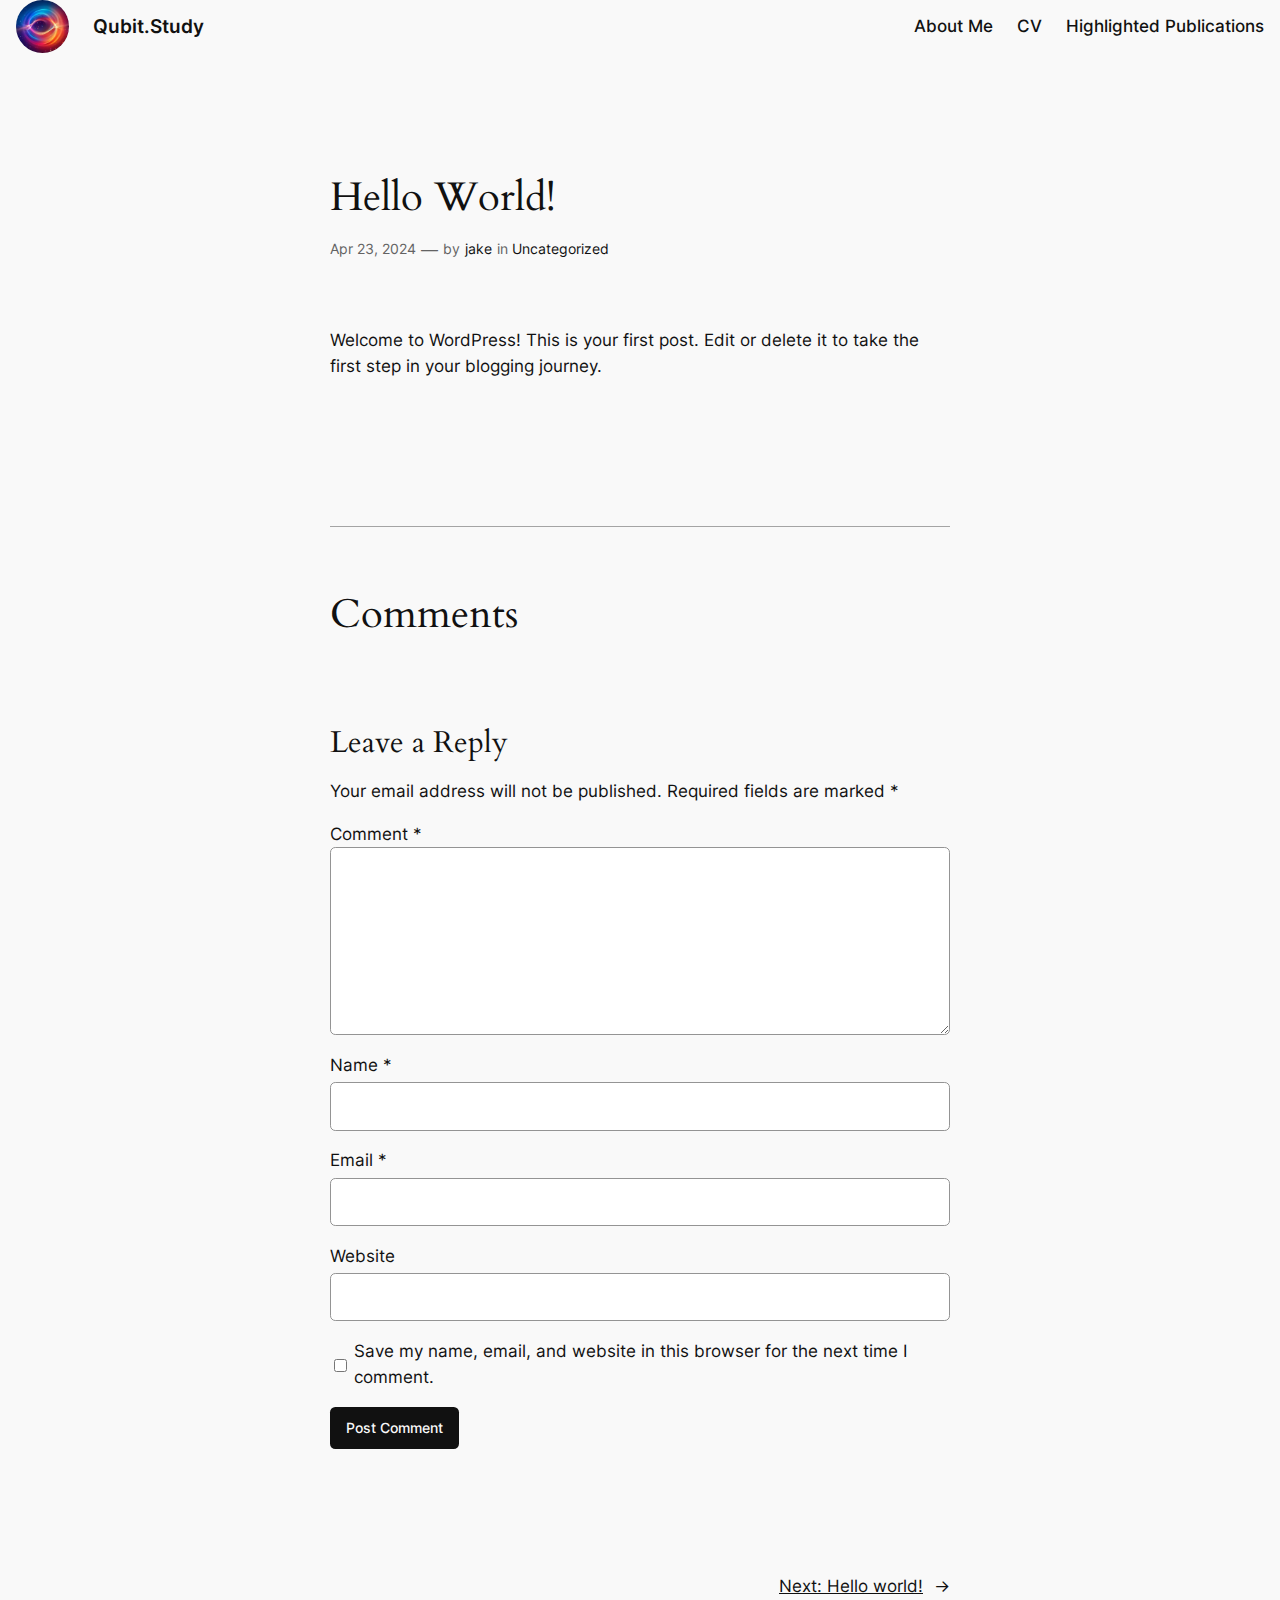
<file: hello-world-2/index.html>
<!DOCTYPE html>
<html lang="en-US">
<head>
	<meta charset="UTF-8">
	<meta name="viewport" content="width=device-width, initial-scale=1">
<meta name="robots" content="max-image-preview:large">
<title>Hello World! &#8211; Qubit.Study</title>
<link rel="alternate" type="application/rss+xml" title="Qubit.Study &raquo; Feed" href="/feed/">
<link rel="alternate" type="application/rss+xml" title="Qubit.Study &raquo; Comments Feed" href="/comments/feed/">
<link rel="alternate" type="application/rss+xml" title="Qubit.Study &raquo; Hello World! Comments Feed" href="/hello-world-2/feed/">
<script>
window._wpemojiSettings = {"baseUrl":"https:\/\/s.w.org\/images\/core\/emoji\/15.0.3\/72x72\/","ext":".png","svgUrl":"https:\/\/s.w.org\/images\/core\/emoji\/15.0.3\/svg\/","svgExt":".svg","source":{"concatemoji":"\/wp-includes\/js\/wp-emoji-release.min.js?ver=6.5.4"}};
/*! This file is auto-generated */
!function(i,n){var o,s,e;function c(e){try{var t={supportTests:e,timestamp:(new Date).valueOf()};sessionStorage.setItem(o,JSON.stringify(t))}catch(e){}}function p(e,t,n){e.clearRect(0,0,e.canvas.width,e.canvas.height),e.fillText(t,0,0);var t=new Uint32Array(e.getImageData(0,0,e.canvas.width,e.canvas.height).data),r=(e.clearRect(0,0,e.canvas.width,e.canvas.height),e.fillText(n,0,0),new Uint32Array(e.getImageData(0,0,e.canvas.width,e.canvas.height).data));return t.every(function(e,t){return e===r[t]})}function u(e,t,n){switch(t){case"flag":return n(e,"🏳️‍⚧️","🏳️​⚧️")?!1:!n(e,"🇺🇳","🇺​🇳")&&!n(e,"🏴󠁧󠁢󠁥󠁮󠁧󠁿","🏴​󠁧​󠁢​󠁥​󠁮​󠁧​󠁿");case"emoji":return!n(e,"🐦‍⬛","🐦​⬛")}return!1}function f(e,t,n){var r="undefined"!=typeof WorkerGlobalScope&&self instanceof WorkerGlobalScope?new OffscreenCanvas(300,150):i.createElement("canvas"),a=r.getContext("2d",{willReadFrequently:!0}),o=(a.textBaseline="top",a.font="600 32px Arial",{});return e.forEach(function(e){o[e]=t(a,e,n)}),o}function t(e){var t=i.createElement("script");t.src=e,t.defer=!0,i.head.appendChild(t)}"undefined"!=typeof Promise&&(o="wpEmojiSettingsSupports",s=["flag","emoji"],n.supports={everything:!0,everythingExceptFlag:!0},e=new Promise(function(e){i.addEventListener("DOMContentLoaded",e,{once:!0})}),new Promise(function(t){var n=function(){try{var e=JSON.parse(sessionStorage.getItem(o));if("object"==typeof e&&"number"==typeof e.timestamp&&(new Date).valueOf()<e.timestamp+604800&&"object"==typeof e.supportTests)return e.supportTests}catch(e){}return null}();if(!n){if("undefined"!=typeof Worker&&"undefined"!=typeof OffscreenCanvas&&"undefined"!=typeof URL&&URL.createObjectURL&&"undefined"!=typeof Blob)try{var e="postMessage("+f.toString()+"("+[JSON.stringify(s),u.toString(),p.toString()].join(",")+"));",r=new Blob([e],{type:"text/javascript"}),a=new Worker(URL.createObjectURL(r),{name:"wpTestEmojiSupports"});return void(a.onmessage=function(e){c(n=e.data),a.terminate(),t(n)})}catch(e){}c(n=f(s,u,p))}t(n)}).then(function(e){for(var t in e)n.supports[t]=e[t],n.supports.everything=n.supports.everything&&n.supports[t],"flag"!==t&&(n.supports.everythingExceptFlag=n.supports.everythingExceptFlag&&n.supports[t]);n.supports.everythingExceptFlag=n.supports.everythingExceptFlag&&!n.supports.flag,n.DOMReady=!1,n.readyCallback=function(){n.DOMReady=!0}}).then(function(){return e}).then(function(){var e;n.supports.everything||(n.readyCallback(),(e=n.source||{}).concatemoji?t(e.concatemoji):e.wpemoji&&e.twemoji&&(t(e.twemoji),t(e.wpemoji)))}))}((window,document),window._wpemojiSettings);
</script>
<style id="wp-block-site-logo-inline-css">.wp-block-site-logo{box-sizing:border-box;line-height:0}.wp-block-site-logo a{display:inline-block;line-height:0}.wp-block-site-logo.is-default-size img{height:auto;width:120px}.wp-block-site-logo img{height:auto;max-width:100%}.wp-block-site-logo a,.wp-block-site-logo img{border-radius:inherit}.wp-block-site-logo.aligncenter{margin-left:auto;margin-right:auto;text-align:center}.wp-block-site-logo.is-style-rounded{border-radius:9999px}</style>
<style id="wp-block-site-title-inline-css">.wp-block-site-title a{color:inherit}</style>
<style id="wp-block-group-inline-css">.wp-block-group{box-sizing:border-box}</style>
<style id="wp-block-navigation-link-inline-css">.wp-block-navigation .wp-block-navigation-item__label{overflow-wrap:break-word}.wp-block-navigation .wp-block-navigation-item__description{display:none}.link-ui-tools{border-top:1px solid #f0f0f0;padding:8px}.link-ui-block-inserter{padding-top:8px}.link-ui-block-inserter__back{margin-left:8px;text-transform:uppercase}.components-popover-pointer-events-trap{background-color:initial;cursor:pointer;inset:0;position:fixed;z-index:1000000}

				.is-style-arrow-link .wp-block-navigation-item__label:after {
					content: "\2197";
					padding-inline-start: 0.25rem;
					vertical-align: middle;
					text-decoration: none;
					display: inline-block;
				}</style>
<link rel="stylesheet" id="wp-block-navigation-css" href="/wp-includes/blocks/navigation/style.min.css?ver=6.5.4" media="all">
<style id="wp-block-post-featured-image-inline-css">.wp-block-post-featured-image{margin-left:0;margin-right:0}.wp-block-post-featured-image a{display:block;height:100%}.wp-block-post-featured-image img{box-sizing:border-box;height:auto;max-width:100%;vertical-align:bottom;width:100%}.wp-block-post-featured-image.alignfull img,.wp-block-post-featured-image.alignwide img{width:100%}.wp-block-post-featured-image .wp-block-post-featured-image__overlay.has-background-dim{background-color:#000;inset:0;position:absolute}.wp-block-post-featured-image{position:relative}.wp-block-post-featured-image .wp-block-post-featured-image__overlay.has-background-gradient{background-color:initial}.wp-block-post-featured-image .wp-block-post-featured-image__overlay.has-background-dim-0{opacity:0}.wp-block-post-featured-image .wp-block-post-featured-image__overlay.has-background-dim-10{opacity:.1}.wp-block-post-featured-image .wp-block-post-featured-image__overlay.has-background-dim-20{opacity:.2}.wp-block-post-featured-image .wp-block-post-featured-image__overlay.has-background-dim-30{opacity:.3}.wp-block-post-featured-image .wp-block-post-featured-image__overlay.has-background-dim-40{opacity:.4}.wp-block-post-featured-image .wp-block-post-featured-image__overlay.has-background-dim-50{opacity:.5}.wp-block-post-featured-image .wp-block-post-featured-image__overlay.has-background-dim-60{opacity:.6}.wp-block-post-featured-image .wp-block-post-featured-image__overlay.has-background-dim-70{opacity:.7}.wp-block-post-featured-image .wp-block-post-featured-image__overlay.has-background-dim-80{opacity:.8}.wp-block-post-featured-image .wp-block-post-featured-image__overlay.has-background-dim-90{opacity:.9}.wp-block-post-featured-image .wp-block-post-featured-image__overlay.has-background-dim-100{opacity:1}.wp-block-post-featured-image:where(.alignleft,.alignright){width:100%}</style>
<style id="wp-block-post-title-inline-css">.wp-block-post-title{box-sizing:border-box;word-break:break-word}.wp-block-post-title a{display:inline-block}</style>
<style id="wp-block-post-date-inline-css">.wp-block-post-date{box-sizing:border-box}</style>
<style id="wp-block-paragraph-inline-css">.is-small-text{font-size:.875em}.is-regular-text{font-size:1em}.is-large-text{font-size:2.25em}.is-larger-text{font-size:3em}.has-drop-cap:not(:focus):first-letter{float:left;font-size:8.4em;font-style:normal;font-weight:100;line-height:.68;margin:.05em .1em 0 0;text-transform:uppercase}body.rtl .has-drop-cap:not(:focus):first-letter{float:none;margin-left:.1em}p.has-drop-cap.has-background{overflow:hidden}p.has-background{padding:1.25em 2.375em}:where(p.has-text-color:not(.has-link-color)) a{color:inherit}p.has-text-align-left[style*="writing-mode:vertical-lr"],p.has-text-align-right[style*="writing-mode:vertical-rl"]{rotate:180deg}</style>
<style id="wp-block-post-terms-inline-css">.wp-block-post-terms{box-sizing:border-box}.wp-block-post-terms .wp-block-post-terms__separator{white-space:pre-wrap}

				.is-style-pill a,
				.is-style-pill span:not([class], [data-rich-text-placeholder]) {
					display: inline-block;
					background-color: var(--wp--preset--color--base-2);
					padding: 0.375rem 0.875rem;
					border-radius: var(--wp--preset--spacing--20);
				}

				.is-style-pill a:hover {
					background-color: var(--wp--preset--color--contrast-3);
				}</style>
<style id="wp-block-spacer-inline-css">.wp-block-spacer{clear:both}</style>
<style id="wp-block-separator-inline-css">@charset "UTF-8";.wp-block-separator{border:none;border-top:2px solid}.wp-block-separator.is-style-dots{background:none!important;border:none;height:auto;line-height:1;text-align:center}.wp-block-separator.is-style-dots:before{color:currentColor;content:"···";font-family:serif;font-size:1.5em;letter-spacing:2em;padding-left:2em}</style>
<style id="wp-block-heading-inline-css">h1.has-background,h2.has-background,h3.has-background,h4.has-background,h5.has-background,h6.has-background{padding:1.25em 2.375em}h1.has-text-align-left[style*=writing-mode]:where([style*=vertical-lr]),h1.has-text-align-right[style*=writing-mode]:where([style*=vertical-rl]),h2.has-text-align-left[style*=writing-mode]:where([style*=vertical-lr]),h2.has-text-align-right[style*=writing-mode]:where([style*=vertical-rl]),h3.has-text-align-left[style*=writing-mode]:where([style*=vertical-lr]),h3.has-text-align-right[style*=writing-mode]:where([style*=vertical-rl]),h4.has-text-align-left[style*=writing-mode]:where([style*=vertical-lr]),h4.has-text-align-right[style*=writing-mode]:where([style*=vertical-rl]),h5.has-text-align-left[style*=writing-mode]:where([style*=vertical-lr]),h5.has-text-align-right[style*=writing-mode]:where([style*=vertical-rl]),h6.has-text-align-left[style*=writing-mode]:where([style*=vertical-lr]),h6.has-text-align-right[style*=writing-mode]:where([style*=vertical-rl]){rotate:180deg}

				.is-style-asterisk:before {
					content: '';
					width: 1.5rem;
					height: 3rem;
					background: var(--wp--preset--color--contrast-2, currentColor);
					clip-path: path('M11.93.684v8.039l5.633-5.633 1.216 1.23-5.66 5.66h8.04v1.737H13.2l5.701 5.701-1.23 1.23-5.742-5.742V21h-1.737v-8.094l-5.77 5.77-1.23-1.217 5.743-5.742H.842V9.98h8.162l-5.701-5.7 1.23-1.231 5.66 5.66V.684h1.737Z');
					display: block;
				}

				/* Hide the asterisk if the heading has no content, to avoid using empty headings to display the asterisk only, which is an A11Y issue */
				.is-style-asterisk:empty:before {
					content: none;
				}

				.is-style-asterisk:-moz-only-whitespace:before {
					content: none;
				}

				.is-style-asterisk.has-text-align-center:before {
					margin: 0 auto;
				}

				.is-style-asterisk.has-text-align-right:before {
					margin-left: auto;
				}

				.rtl .is-style-asterisk.has-text-align-left:before {
					margin-right: auto;
				}</style>
<style id="wp-block-comment-template-inline-css">.wp-block-comment-template{box-sizing:border-box;list-style:none;margin-bottom:0;max-width:100%;padding:0}.wp-block-comment-template li{clear:both}.wp-block-comment-template ol{list-style:none;margin-bottom:0;max-width:100%;padding-left:2rem}.wp-block-comment-template.alignleft{float:left}.wp-block-comment-template.aligncenter{margin-left:auto;margin-right:auto;width:-moz-fit-content;width:fit-content}.wp-block-comment-template.alignright{float:right}</style>
<style id="wp-block-comments-pagination-inline-css">.wp-block-comments-pagination>.wp-block-comments-pagination-next,.wp-block-comments-pagination>.wp-block-comments-pagination-numbers,.wp-block-comments-pagination>.wp-block-comments-pagination-previous{margin-bottom:.5em;margin-right:.5em}.wp-block-comments-pagination>.wp-block-comments-pagination-next:last-child,.wp-block-comments-pagination>.wp-block-comments-pagination-numbers:last-child,.wp-block-comments-pagination>.wp-block-comments-pagination-previous:last-child{margin-right:0}.wp-block-comments-pagination .wp-block-comments-pagination-previous-arrow{display:inline-block;margin-right:1ch}.wp-block-comments-pagination .wp-block-comments-pagination-previous-arrow:not(.is-arrow-chevron){transform:scaleX(1)}.wp-block-comments-pagination .wp-block-comments-pagination-next-arrow{display:inline-block;margin-left:1ch}.wp-block-comments-pagination .wp-block-comments-pagination-next-arrow:not(.is-arrow-chevron){transform:scaleX(1)}.wp-block-comments-pagination.aligncenter{justify-content:center}</style>
<style id="wp-block-post-comments-form-inline-css">.wp-block-post-comments-form{box-sizing:border-box}.wp-block-post-comments-form[style*=font-weight] :where(.comment-reply-title){font-weight:inherit}.wp-block-post-comments-form[style*=font-family] :where(.comment-reply-title){font-family:inherit}.wp-block-post-comments-form[class*=-font-size] :where(.comment-reply-title),.wp-block-post-comments-form[style*=font-size] :where(.comment-reply-title){font-size:inherit}.wp-block-post-comments-form[style*=line-height] :where(.comment-reply-title){line-height:inherit}.wp-block-post-comments-form[style*=font-style] :where(.comment-reply-title){font-style:inherit}.wp-block-post-comments-form[style*=letter-spacing] :where(.comment-reply-title){letter-spacing:inherit}.wp-block-post-comments-form input[type=submit]{box-shadow:none;cursor:pointer;display:inline-block;overflow-wrap:break-word;text-align:center}.wp-block-post-comments-form input:not([type=submit]),.wp-block-post-comments-form textarea{border:1px solid #949494;font-family:inherit;font-size:1em}.wp-block-post-comments-form input:not([type=submit]):not([type=checkbox]),.wp-block-post-comments-form textarea{padding:calc(.667em + 2px)}.wp-block-post-comments-form .comment-form input:not([type=submit]):not([type=checkbox]):not([type=hidden]),.wp-block-post-comments-form .comment-form textarea{box-sizing:border-box;display:block;width:100%}.wp-block-post-comments-form .comment-form-author label,.wp-block-post-comments-form .comment-form-email label,.wp-block-post-comments-form .comment-form-url label{display:block;margin-bottom:.25em}.wp-block-post-comments-form .comment-form-cookies-consent{display:flex;gap:.25em}.wp-block-post-comments-form .comment-form-cookies-consent #wp-comment-cookies-consent{margin-top:.35em}.wp-block-post-comments-form .comment-reply-title{margin-bottom:0}.wp-block-post-comments-form .comment-reply-title :where(small){font-size:var(--wp--preset--font-size--medium,smaller);margin-left:.5em}</style>
<style id="wp-block-buttons-inline-css">.wp-block-buttons.is-vertical{flex-direction:column}.wp-block-buttons.is-vertical>.wp-block-button:last-child{margin-bottom:0}.wp-block-buttons>.wp-block-button{display:inline-block;margin:0}.wp-block-buttons.is-content-justification-left{justify-content:flex-start}.wp-block-buttons.is-content-justification-left.is-vertical{align-items:flex-start}.wp-block-buttons.is-content-justification-center{justify-content:center}.wp-block-buttons.is-content-justification-center.is-vertical{align-items:center}.wp-block-buttons.is-content-justification-right{justify-content:flex-end}.wp-block-buttons.is-content-justification-right.is-vertical{align-items:flex-end}.wp-block-buttons.is-content-justification-space-between{justify-content:space-between}.wp-block-buttons.aligncenter{text-align:center}.wp-block-buttons:not(.is-content-justification-space-between,.is-content-justification-right,.is-content-justification-left,.is-content-justification-center) .wp-block-button.aligncenter{margin-left:auto;margin-right:auto;width:100%}.wp-block-buttons[style*=text-decoration] .wp-block-button,.wp-block-buttons[style*=text-decoration] .wp-block-button__link{text-decoration:inherit}.wp-block-buttons.has-custom-font-size .wp-block-button__link{font-size:inherit}.wp-block-button.aligncenter{text-align:center}</style>
<style id="wp-block-button-inline-css">.wp-block-button__link{box-sizing:border-box;cursor:pointer;display:inline-block;text-align:center;word-break:break-word}.wp-block-button__link.aligncenter{text-align:center}.wp-block-button__link.alignright{text-align:right}:where(.wp-block-button__link){border-radius:9999px;box-shadow:none;padding:calc(.667em + 2px) calc(1.333em + 2px);text-decoration:none}.wp-block-button[style*=text-decoration] .wp-block-button__link{text-decoration:inherit}.wp-block-buttons>.wp-block-button.has-custom-width{max-width:none}.wp-block-buttons>.wp-block-button.has-custom-width .wp-block-button__link{width:100%}.wp-block-buttons>.wp-block-button.has-custom-font-size .wp-block-button__link{font-size:inherit}.wp-block-buttons>.wp-block-button.wp-block-button__width-25{width:calc(25% - var(--wp--style--block-gap, .5em)*.75)}.wp-block-buttons>.wp-block-button.wp-block-button__width-50{width:calc(50% - var(--wp--style--block-gap, .5em)*.5)}.wp-block-buttons>.wp-block-button.wp-block-button__width-75{width:calc(75% - var(--wp--style--block-gap, .5em)*.25)}.wp-block-buttons>.wp-block-button.wp-block-button__width-100{flex-basis:100%;width:100%}.wp-block-buttons.is-vertical>.wp-block-button.wp-block-button__width-25{width:25%}.wp-block-buttons.is-vertical>.wp-block-button.wp-block-button__width-50{width:50%}.wp-block-buttons.is-vertical>.wp-block-button.wp-block-button__width-75{width:75%}.wp-block-button.is-style-squared,.wp-block-button__link.wp-block-button.is-style-squared{border-radius:0}.wp-block-button.no-border-radius,.wp-block-button__link.no-border-radius{border-radius:0!important}.wp-block-button .wp-block-button__link:where(.is-style-outline),.wp-block-button:where(.is-style-outline)>.wp-block-button__link{border:2px solid;padding:.667em 1.333em}.wp-block-button .wp-block-button__link:where(.is-style-outline):not(.has-text-color),.wp-block-button:where(.is-style-outline)>.wp-block-button__link:not(.has-text-color){color:currentColor}.wp-block-button .wp-block-button__link:where(.is-style-outline):not(.has-background),.wp-block-button:where(.is-style-outline)>.wp-block-button__link:not(.has-background){background-color:initial;background-image:none}.wp-block-button .wp-block-button__link:where(.has-border-color){border-width:initial}.wp-block-button .wp-block-button__link:where([style*=border-top-color]){border-top-width:medium}.wp-block-button .wp-block-button__link:where([style*=border-right-color]){border-right-width:medium}.wp-block-button .wp-block-button__link:where([style*=border-bottom-color]){border-bottom-width:medium}.wp-block-button .wp-block-button__link:where([style*=border-left-color]){border-left-width:medium}.wp-block-button .wp-block-button__link:where([style*=border-style]){border-width:initial}.wp-block-button .wp-block-button__link:where([style*=border-top-style]){border-top-width:medium}.wp-block-button .wp-block-button__link:where([style*=border-right-style]){border-right-width:medium}.wp-block-button .wp-block-button__link:where([style*=border-bottom-style]){border-bottom-width:medium}.wp-block-button .wp-block-button__link:where([style*=border-left-style]){border-left-width:medium}</style>
<style id="wp-block-comments-inline-css">.wp-block-post-comments{box-sizing:border-box}.wp-block-post-comments .alignleft{float:left}.wp-block-post-comments .alignright{float:right}.wp-block-post-comments .navigation:after{clear:both;content:"";display:table}.wp-block-post-comments .commentlist{clear:both;list-style:none;margin:0;padding:0}.wp-block-post-comments .commentlist .comment{min-height:2.25em;padding-left:3.25em}.wp-block-post-comments .commentlist .comment p{font-size:1em;line-height:1.8;margin:1em 0}.wp-block-post-comments .commentlist .children{list-style:none;margin:0;padding:0}.wp-block-post-comments .comment-author{line-height:1.5}.wp-block-post-comments .comment-author .avatar{border-radius:1.5em;display:block;float:left;height:2.5em;margin-right:.75em;margin-top:.5em;width:2.5em}.wp-block-post-comments .comment-author cite{font-style:normal}.wp-block-post-comments .comment-meta{font-size:.875em;line-height:1.5}.wp-block-post-comments .comment-meta b{font-weight:400}.wp-block-post-comments .comment-meta .comment-awaiting-moderation{display:block;margin-bottom:1em;margin-top:1em}.wp-block-post-comments .comment-body .commentmetadata{font-size:.875em}.wp-block-post-comments .comment-form-author label,.wp-block-post-comments .comment-form-comment label,.wp-block-post-comments .comment-form-email label,.wp-block-post-comments .comment-form-url label{display:block;margin-bottom:.25em}.wp-block-post-comments .comment-form input:not([type=submit]):not([type=checkbox]),.wp-block-post-comments .comment-form textarea{box-sizing:border-box;display:block;width:100%}.wp-block-post-comments .comment-form-cookies-consent{display:flex;gap:.25em}.wp-block-post-comments .comment-form-cookies-consent #wp-comment-cookies-consent{margin-top:.35em}.wp-block-post-comments .comment-reply-title{margin-bottom:0}.wp-block-post-comments .comment-reply-title :where(small){font-size:var(--wp--preset--font-size--medium,smaller);margin-left:.5em}.wp-block-post-comments .reply{font-size:.875em;margin-bottom:1.4em}.wp-block-post-comments input:not([type=submit]),.wp-block-post-comments textarea{border:1px solid #949494;font-family:inherit;font-size:1em}.wp-block-post-comments input:not([type=submit]):not([type=checkbox]),.wp-block-post-comments textarea{padding:calc(.667em + 2px)}:where(.wp-block-post-comments input[type=submit]){border:none}</style>
<style id="wp-block-post-navigation-link-inline-css">.wp-block-post-navigation-link .wp-block-post-navigation-link__arrow-previous{display:inline-block;margin-right:1ch}.wp-block-post-navigation-link .wp-block-post-navigation-link__arrow-previous:not(.is-arrow-chevron){transform:scaleX(1)}.wp-block-post-navigation-link .wp-block-post-navigation-link__arrow-next{display:inline-block;margin-left:1ch}.wp-block-post-navigation-link .wp-block-post-navigation-link__arrow-next:not(.is-arrow-chevron){transform:scaleX(1)}.wp-block-post-navigation-link.has-text-align-left[style*="writing-mode: vertical-lr"],.wp-block-post-navigation-link.has-text-align-right[style*="writing-mode: vertical-rl"]{rotate:180deg}</style>
<style id="wp-emoji-styles-inline-css">img.wp-smiley, img.emoji {
		display: inline !important;
		border: none !important;
		box-shadow: none !important;
		height: 1em !important;
		width: 1em !important;
		margin: 0 0.07em !important;
		vertical-align: -0.1em !important;
		background: none !important;
		padding: 0 !important;
	}</style>
<style id="wp-block-library-inline-css">:root{--wp-admin-theme-color:#007cba;--wp-admin-theme-color--rgb:0,124,186;--wp-admin-theme-color-darker-10:#006ba1;--wp-admin-theme-color-darker-10--rgb:0,107,161;--wp-admin-theme-color-darker-20:#005a87;--wp-admin-theme-color-darker-20--rgb:0,90,135;--wp-admin-border-width-focus:2px;--wp-block-synced-color:#7a00df;--wp-block-synced-color--rgb:122,0,223;--wp-bound-block-color:#9747ff}@media (min-resolution:192dpi){:root{--wp-admin-border-width-focus:1.5px}}.wp-element-button{cursor:pointer}:root{--wp--preset--font-size--normal:16px;--wp--preset--font-size--huge:42px}:root .has-very-light-gray-background-color{background-color:#eee}:root .has-very-dark-gray-background-color{background-color:#313131}:root .has-very-light-gray-color{color:#eee}:root .has-very-dark-gray-color{color:#313131}:root .has-vivid-green-cyan-to-vivid-cyan-blue-gradient-background{background:linear-gradient(135deg,#00d084,#0693e3)}:root .has-purple-crush-gradient-background{background:linear-gradient(135deg,#34e2e4,#4721fb 50%,#ab1dfe)}:root .has-hazy-dawn-gradient-background{background:linear-gradient(135deg,#faaca8,#dad0ec)}:root .has-subdued-olive-gradient-background{background:linear-gradient(135deg,#fafae1,#67a671)}:root .has-atomic-cream-gradient-background{background:linear-gradient(135deg,#fdd79a,#004a59)}:root .has-nightshade-gradient-background{background:linear-gradient(135deg,#330968,#31cdcf)}:root .has-midnight-gradient-background{background:linear-gradient(135deg,#020381,#2874fc)}.has-regular-font-size{font-size:1em}.has-larger-font-size{font-size:2.625em}.has-normal-font-size{font-size:var(--wp--preset--font-size--normal)}.has-huge-font-size{font-size:var(--wp--preset--font-size--huge)}.has-text-align-center{text-align:center}.has-text-align-left{text-align:left}.has-text-align-right{text-align:right}#end-resizable-editor-section{display:none}.aligncenter{clear:both}.items-justified-left{justify-content:flex-start}.items-justified-center{justify-content:center}.items-justified-right{justify-content:flex-end}.items-justified-space-between{justify-content:space-between}.screen-reader-text{border:0;clip:rect(1px,1px,1px,1px);-webkit-clip-path:inset(50%);clip-path:inset(50%);height:1px;margin:-1px;overflow:hidden;padding:0;position:absolute;width:1px;word-wrap:normal!important}.screen-reader-text:focus{background-color:#ddd;clip:auto!important;-webkit-clip-path:none;clip-path:none;color:#444;display:block;font-size:1em;height:auto;left:5px;line-height:normal;padding:15px 23px 14px;text-decoration:none;top:5px;width:auto;z-index:100000}html :where(.has-border-color){border-style:solid}html :where([style*=border-top-color]){border-top-style:solid}html :where([style*=border-right-color]){border-right-style:solid}html :where([style*=border-bottom-color]){border-bottom-style:solid}html :where([style*=border-left-color]){border-left-style:solid}html :where([style*=border-width]){border-style:solid}html :where([style*=border-top-width]){border-top-style:solid}html :where([style*=border-right-width]){border-right-style:solid}html :where([style*=border-bottom-width]){border-bottom-style:solid}html :where([style*=border-left-width]){border-left-style:solid}html :where(img[class*=wp-image-]){height:auto;max-width:100%}:where(figure){margin:0 0 1em}html :where(.is-position-sticky){--wp-admin--admin-bar--position-offset:var(--wp-admin--admin-bar--height,0px)}@media screen and (max-width:600px){html :where(.is-position-sticky){--wp-admin--admin-bar--position-offset:0px}}</style>
<style id="global-styles-inline-css">body{--wp--preset--color--black: #000000;--wp--preset--color--cyan-bluish-gray: #abb8c3;--wp--preset--color--white: #ffffff;--wp--preset--color--pale-pink: #f78da7;--wp--preset--color--vivid-red: #cf2e2e;--wp--preset--color--luminous-vivid-orange: #ff6900;--wp--preset--color--luminous-vivid-amber: #fcb900;--wp--preset--color--light-green-cyan: #7bdcb5;--wp--preset--color--vivid-green-cyan: #00d084;--wp--preset--color--pale-cyan-blue: #8ed1fc;--wp--preset--color--vivid-cyan-blue: #0693e3;--wp--preset--color--vivid-purple: #9b51e0;--wp--preset--color--base: #f9f9f9;--wp--preset--color--base-2: #ffffff;--wp--preset--color--contrast: #111111;--wp--preset--color--contrast-2: #636363;--wp--preset--color--contrast-3: #A4A4A4;--wp--preset--color--accent: #cfcabe;--wp--preset--color--accent-2: #c2a990;--wp--preset--color--accent-3: #d8613c;--wp--preset--color--accent-4: #b1c5a4;--wp--preset--color--accent-5: #b5bdbc;--wp--preset--gradient--vivid-cyan-blue-to-vivid-purple: linear-gradient(135deg,rgba(6,147,227,1) 0%,rgb(155,81,224) 100%);--wp--preset--gradient--light-green-cyan-to-vivid-green-cyan: linear-gradient(135deg,rgb(122,220,180) 0%,rgb(0,208,130) 100%);--wp--preset--gradient--luminous-vivid-amber-to-luminous-vivid-orange: linear-gradient(135deg,rgba(252,185,0,1) 0%,rgba(255,105,0,1) 100%);--wp--preset--gradient--luminous-vivid-orange-to-vivid-red: linear-gradient(135deg,rgba(255,105,0,1) 0%,rgb(207,46,46) 100%);--wp--preset--gradient--very-light-gray-to-cyan-bluish-gray: linear-gradient(135deg,rgb(238,238,238) 0%,rgb(169,184,195) 100%);--wp--preset--gradient--cool-to-warm-spectrum: linear-gradient(135deg,rgb(74,234,220) 0%,rgb(151,120,209) 20%,rgb(207,42,186) 40%,rgb(238,44,130) 60%,rgb(251,105,98) 80%,rgb(254,248,76) 100%);--wp--preset--gradient--blush-light-purple: linear-gradient(135deg,rgb(255,206,236) 0%,rgb(152,150,240) 100%);--wp--preset--gradient--blush-bordeaux: linear-gradient(135deg,rgb(254,205,165) 0%,rgb(254,45,45) 50%,rgb(107,0,62) 100%);--wp--preset--gradient--luminous-dusk: linear-gradient(135deg,rgb(255,203,112) 0%,rgb(199,81,192) 50%,rgb(65,88,208) 100%);--wp--preset--gradient--pale-ocean: linear-gradient(135deg,rgb(255,245,203) 0%,rgb(182,227,212) 50%,rgb(51,167,181) 100%);--wp--preset--gradient--electric-grass: linear-gradient(135deg,rgb(202,248,128) 0%,rgb(113,206,126) 100%);--wp--preset--gradient--midnight: linear-gradient(135deg,rgb(2,3,129) 0%,rgb(40,116,252) 100%);--wp--preset--gradient--gradient-1: linear-gradient(to bottom, #cfcabe 0%, #F9F9F9 100%);--wp--preset--gradient--gradient-2: linear-gradient(to bottom, #C2A990 0%, #F9F9F9 100%);--wp--preset--gradient--gradient-3: linear-gradient(to bottom, #D8613C 0%, #F9F9F9 100%);--wp--preset--gradient--gradient-4: linear-gradient(to bottom, #B1C5A4 0%, #F9F9F9 100%);--wp--preset--gradient--gradient-5: linear-gradient(to bottom, #B5BDBC 0%, #F9F9F9 100%);--wp--preset--gradient--gradient-6: linear-gradient(to bottom, #A4A4A4 0%, #F9F9F9 100%);--wp--preset--gradient--gradient-7: linear-gradient(to bottom, #cfcabe 50%, #F9F9F9 50%);--wp--preset--gradient--gradient-8: linear-gradient(to bottom, #C2A990 50%, #F9F9F9 50%);--wp--preset--gradient--gradient-9: linear-gradient(to bottom, #D8613C 50%, #F9F9F9 50%);--wp--preset--gradient--gradient-10: linear-gradient(to bottom, #B1C5A4 50%, #F9F9F9 50%);--wp--preset--gradient--gradient-11: linear-gradient(to bottom, #B5BDBC 50%, #F9F9F9 50%);--wp--preset--gradient--gradient-12: linear-gradient(to bottom, #A4A4A4 50%, #F9F9F9 50%);--wp--preset--font-size--small: 0.9rem;--wp--preset--font-size--medium: 1.05rem;--wp--preset--font-size--large: clamp(1.39rem, 1.39rem + ((1vw - 0.2rem) * 0.767), 1.85rem);--wp--preset--font-size--x-large: clamp(1.85rem, 1.85rem + ((1vw - 0.2rem) * 1.083), 2.5rem);--wp--preset--font-size--xx-large: clamp(2.5rem, 2.5rem + ((1vw - 0.2rem) * 1.283), 3.27rem);--wp--preset--font-family--body: "Inter", sans-serif;--wp--preset--font-family--heading: Cardo;--wp--preset--font-family--system-sans-serif: -apple-system, BlinkMacSystemFont, avenir next, avenir, segoe ui, helvetica neue, helvetica, Cantarell, Ubuntu, roboto, noto, arial, sans-serif;--wp--preset--font-family--system-serif: Iowan Old Style, Apple Garamond, Baskerville, Times New Roman, Droid Serif, Times, Source Serif Pro, serif, Apple Color Emoji, Segoe UI Emoji, Segoe UI Symbol;--wp--preset--spacing--10: 1rem;--wp--preset--spacing--20: min(1.5rem, 2vw);--wp--preset--spacing--30: min(2.5rem, 3vw);--wp--preset--spacing--40: min(4rem, 5vw);--wp--preset--spacing--50: min(6.5rem, 8vw);--wp--preset--spacing--60: min(10.5rem, 13vw);--wp--preset--shadow--natural: 6px 6px 9px rgba(0, 0, 0, 0.2);--wp--preset--shadow--deep: 12px 12px 50px rgba(0, 0, 0, 0.4);--wp--preset--shadow--sharp: 6px 6px 0px rgba(0, 0, 0, 0.2);--wp--preset--shadow--outlined: 6px 6px 0px -3px rgba(255, 255, 255, 1), 6px 6px rgba(0, 0, 0, 1);--wp--preset--shadow--crisp: 6px 6px 0px rgba(0, 0, 0, 1);}body { margin: 0;--wp--style--global--content-size: 620px;--wp--style--global--wide-size: 1280px; }.wp-site-blocks { padding-top: var(--wp--style--root--padding-top); padding-bottom: var(--wp--style--root--padding-bottom); }.has-global-padding { padding-right: var(--wp--style--root--padding-right); padding-left: var(--wp--style--root--padding-left); }.has-global-padding :where(.has-global-padding:not(.wp-block-block)) { padding-right: 0; padding-left: 0; }.has-global-padding > .alignfull { margin-right: calc(var(--wp--style--root--padding-right) * -1); margin-left: calc(var(--wp--style--root--padding-left) * -1); }.has-global-padding :where(.has-global-padding:not(.wp-block-block)) > .alignfull { margin-right: 0; margin-left: 0; }.has-global-padding > .alignfull:where(:not(.has-global-padding):not(.is-layout-flex):not(.is-layout-grid)) > :where([class*="wp-block-"]:not(.alignfull):not([class*="__"]),p,h1,h2,h3,h4,h5,h6,ul,ol) { padding-right: var(--wp--style--root--padding-right); padding-left: var(--wp--style--root--padding-left); }.has-global-padding :where(.has-global-padding) > .alignfull:where(:not(.has-global-padding)) > :where([class*="wp-block-"]:not(.alignfull):not([class*="__"]),p,h1,h2,h3,h4,h5,h6,ul,ol) { padding-right: 0; padding-left: 0; }.wp-site-blocks > .alignleft { float: left; margin-right: 2em; }.wp-site-blocks > .alignright { float: right; margin-left: 2em; }.wp-site-blocks > .aligncenter { justify-content: center; margin-left: auto; margin-right: auto; }:where(.wp-site-blocks) > * { margin-block-start: 1.2rem; margin-block-end: 0; }:where(.wp-site-blocks) > :first-child:first-child { margin-block-start: 0; }:where(.wp-site-blocks) > :last-child:last-child { margin-block-end: 0; }body { --wp--style--block-gap: 1.2rem; }:where(body .is-layout-flow)  > :first-child:first-child{margin-block-start: 0;}:where(body .is-layout-flow)  > :last-child:last-child{margin-block-end: 0;}:where(body .is-layout-flow)  > *{margin-block-start: 1.2rem;margin-block-end: 0;}:where(body .is-layout-constrained)  > :first-child:first-child{margin-block-start: 0;}:where(body .is-layout-constrained)  > :last-child:last-child{margin-block-end: 0;}:where(body .is-layout-constrained)  > *{margin-block-start: 1.2rem;margin-block-end: 0;}:where(body .is-layout-flex) {gap: 1.2rem;}:where(body .is-layout-grid) {gap: 1.2rem;}body .is-layout-flow > .alignleft{float: left;margin-inline-start: 0;margin-inline-end: 2em;}body .is-layout-flow > .alignright{float: right;margin-inline-start: 2em;margin-inline-end: 0;}body .is-layout-flow > .aligncenter{margin-left: auto !important;margin-right: auto !important;}body .is-layout-constrained > .alignleft{float: left;margin-inline-start: 0;margin-inline-end: 2em;}body .is-layout-constrained > .alignright{float: right;margin-inline-start: 2em;margin-inline-end: 0;}body .is-layout-constrained > .aligncenter{margin-left: auto !important;margin-right: auto !important;}body .is-layout-constrained > :where(:not(.alignleft):not(.alignright):not(.alignfull)){max-width: var(--wp--style--global--content-size);margin-left: auto !important;margin-right: auto !important;}body .is-layout-constrained > .alignwide{max-width: var(--wp--style--global--wide-size);}body .is-layout-flex{display: flex;}body .is-layout-flex{flex-wrap: wrap;align-items: center;}body .is-layout-flex > *{margin: 0;}body .is-layout-grid{display: grid;}body .is-layout-grid > *{margin: 0;}body{background-color: var(--wp--preset--color--base);color: var(--wp--preset--color--contrast);font-family: var(--wp--preset--font-family--body);font-size: var(--wp--preset--font-size--medium);font-style: normal;font-weight: 400;line-height: 1.55;--wp--style--root--padding-top: 0px;--wp--style--root--padding-right: var(--wp--preset--spacing--30);--wp--style--root--padding-bottom: 0px;--wp--style--root--padding-left: var(--wp--preset--spacing--30);}a:where(:not(.wp-element-button)){color: var(--wp--preset--color--contrast);text-decoration: underline;}a:where(:not(.wp-element-button)):hover{text-decoration: none;}h1, h2, h3, h4, h5, h6{color: var(--wp--preset--color--contrast);font-family: var(--wp--preset--font-family--heading);font-weight: 400;line-height: 1.2;}h1{font-size: var(--wp--preset--font-size--xx-large);line-height: 1.15;}h2{font-size: var(--wp--preset--font-size--x-large);}h3{font-size: var(--wp--preset--font-size--large);}h4{font-size: clamp(1.1rem, 1.1rem + ((1vw - 0.2rem) * 0.767), 1.5rem);}h5{font-size: var(--wp--preset--font-size--medium);}h6{font-size: var(--wp--preset--font-size--small);}.wp-element-button, .wp-block-button__link{background-color: var(--wp--preset--color--contrast);border-radius: .33rem;border-color: var(--wp--preset--color--contrast);border-width: 0;color: var(--wp--preset--color--base);font-family: inherit;font-size: var(--wp--preset--font-size--small);font-style: normal;font-weight: 500;line-height: inherit;padding-top: 0.6rem;padding-right: 1rem;padding-bottom: 0.6rem;padding-left: 1rem;text-decoration: none;}.wp-element-button:hover, .wp-block-button__link:hover{background-color: var(--wp--preset--color--contrast-2);border-color: var(--wp--preset--color--contrast-2);color: var(--wp--preset--color--base);}.wp-element-button:focus, .wp-block-button__link:focus{background-color: var(--wp--preset--color--contrast-2);border-color: var(--wp--preset--color--contrast-2);color: var(--wp--preset--color--base);outline-color: var(--wp--preset--color--contrast);outline-offset: 2px;}.wp-element-button:active, .wp-block-button__link:active{background-color: var(--wp--preset--color--contrast);color: var(--wp--preset--color--base);}.wp-element-caption, .wp-block-audio figcaption, .wp-block-embed figcaption, .wp-block-gallery figcaption, .wp-block-image figcaption, .wp-block-table figcaption, .wp-block-video figcaption{color: var(--wp--preset--color--contrast-2);font-family: var(--wp--preset--font-family--body);font-size: 0.8rem;}.has-black-color{color: var(--wp--preset--color--black) !important;}.has-cyan-bluish-gray-color{color: var(--wp--preset--color--cyan-bluish-gray) !important;}.has-white-color{color: var(--wp--preset--color--white) !important;}.has-pale-pink-color{color: var(--wp--preset--color--pale-pink) !important;}.has-vivid-red-color{color: var(--wp--preset--color--vivid-red) !important;}.has-luminous-vivid-orange-color{color: var(--wp--preset--color--luminous-vivid-orange) !important;}.has-luminous-vivid-amber-color{color: var(--wp--preset--color--luminous-vivid-amber) !important;}.has-light-green-cyan-color{color: var(--wp--preset--color--light-green-cyan) !important;}.has-vivid-green-cyan-color{color: var(--wp--preset--color--vivid-green-cyan) !important;}.has-pale-cyan-blue-color{color: var(--wp--preset--color--pale-cyan-blue) !important;}.has-vivid-cyan-blue-color{color: var(--wp--preset--color--vivid-cyan-blue) !important;}.has-vivid-purple-color{color: var(--wp--preset--color--vivid-purple) !important;}.has-base-color{color: var(--wp--preset--color--base) !important;}.has-base-2-color{color: var(--wp--preset--color--base-2) !important;}.has-contrast-color{color: var(--wp--preset--color--contrast) !important;}.has-contrast-2-color{color: var(--wp--preset--color--contrast-2) !important;}.has-contrast-3-color{color: var(--wp--preset--color--contrast-3) !important;}.has-accent-color{color: var(--wp--preset--color--accent) !important;}.has-accent-2-color{color: var(--wp--preset--color--accent-2) !important;}.has-accent-3-color{color: var(--wp--preset--color--accent-3) !important;}.has-accent-4-color{color: var(--wp--preset--color--accent-4) !important;}.has-accent-5-color{color: var(--wp--preset--color--accent-5) !important;}.has-black-background-color{background-color: var(--wp--preset--color--black) !important;}.has-cyan-bluish-gray-background-color{background-color: var(--wp--preset--color--cyan-bluish-gray) !important;}.has-white-background-color{background-color: var(--wp--preset--color--white) !important;}.has-pale-pink-background-color{background-color: var(--wp--preset--color--pale-pink) !important;}.has-vivid-red-background-color{background-color: var(--wp--preset--color--vivid-red) !important;}.has-luminous-vivid-orange-background-color{background-color: var(--wp--preset--color--luminous-vivid-orange) !important;}.has-luminous-vivid-amber-background-color{background-color: var(--wp--preset--color--luminous-vivid-amber) !important;}.has-light-green-cyan-background-color{background-color: var(--wp--preset--color--light-green-cyan) !important;}.has-vivid-green-cyan-background-color{background-color: var(--wp--preset--color--vivid-green-cyan) !important;}.has-pale-cyan-blue-background-color{background-color: var(--wp--preset--color--pale-cyan-blue) !important;}.has-vivid-cyan-blue-background-color{background-color: var(--wp--preset--color--vivid-cyan-blue) !important;}.has-vivid-purple-background-color{background-color: var(--wp--preset--color--vivid-purple) !important;}.has-base-background-color{background-color: var(--wp--preset--color--base) !important;}.has-base-2-background-color{background-color: var(--wp--preset--color--base-2) !important;}.has-contrast-background-color{background-color: var(--wp--preset--color--contrast) !important;}.has-contrast-2-background-color{background-color: var(--wp--preset--color--contrast-2) !important;}.has-contrast-3-background-color{background-color: var(--wp--preset--color--contrast-3) !important;}.has-accent-background-color{background-color: var(--wp--preset--color--accent) !important;}.has-accent-2-background-color{background-color: var(--wp--preset--color--accent-2) !important;}.has-accent-3-background-color{background-color: var(--wp--preset--color--accent-3) !important;}.has-accent-4-background-color{background-color: var(--wp--preset--color--accent-4) !important;}.has-accent-5-background-color{background-color: var(--wp--preset--color--accent-5) !important;}.has-black-border-color{border-color: var(--wp--preset--color--black) !important;}.has-cyan-bluish-gray-border-color{border-color: var(--wp--preset--color--cyan-bluish-gray) !important;}.has-white-border-color{border-color: var(--wp--preset--color--white) !important;}.has-pale-pink-border-color{border-color: var(--wp--preset--color--pale-pink) !important;}.has-vivid-red-border-color{border-color: var(--wp--preset--color--vivid-red) !important;}.has-luminous-vivid-orange-border-color{border-color: var(--wp--preset--color--luminous-vivid-orange) !important;}.has-luminous-vivid-amber-border-color{border-color: var(--wp--preset--color--luminous-vivid-amber) !important;}.has-light-green-cyan-border-color{border-color: var(--wp--preset--color--light-green-cyan) !important;}.has-vivid-green-cyan-border-color{border-color: var(--wp--preset--color--vivid-green-cyan) !important;}.has-pale-cyan-blue-border-color{border-color: var(--wp--preset--color--pale-cyan-blue) !important;}.has-vivid-cyan-blue-border-color{border-color: var(--wp--preset--color--vivid-cyan-blue) !important;}.has-vivid-purple-border-color{border-color: var(--wp--preset--color--vivid-purple) !important;}.has-base-border-color{border-color: var(--wp--preset--color--base) !important;}.has-base-2-border-color{border-color: var(--wp--preset--color--base-2) !important;}.has-contrast-border-color{border-color: var(--wp--preset--color--contrast) !important;}.has-contrast-2-border-color{border-color: var(--wp--preset--color--contrast-2) !important;}.has-contrast-3-border-color{border-color: var(--wp--preset--color--contrast-3) !important;}.has-accent-border-color{border-color: var(--wp--preset--color--accent) !important;}.has-accent-2-border-color{border-color: var(--wp--preset--color--accent-2) !important;}.has-accent-3-border-color{border-color: var(--wp--preset--color--accent-3) !important;}.has-accent-4-border-color{border-color: var(--wp--preset--color--accent-4) !important;}.has-accent-5-border-color{border-color: var(--wp--preset--color--accent-5) !important;}.has-vivid-cyan-blue-to-vivid-purple-gradient-background{background: var(--wp--preset--gradient--vivid-cyan-blue-to-vivid-purple) !important;}.has-light-green-cyan-to-vivid-green-cyan-gradient-background{background: var(--wp--preset--gradient--light-green-cyan-to-vivid-green-cyan) !important;}.has-luminous-vivid-amber-to-luminous-vivid-orange-gradient-background{background: var(--wp--preset--gradient--luminous-vivid-amber-to-luminous-vivid-orange) !important;}.has-luminous-vivid-orange-to-vivid-red-gradient-background{background: var(--wp--preset--gradient--luminous-vivid-orange-to-vivid-red) !important;}.has-very-light-gray-to-cyan-bluish-gray-gradient-background{background: var(--wp--preset--gradient--very-light-gray-to-cyan-bluish-gray) !important;}.has-cool-to-warm-spectrum-gradient-background{background: var(--wp--preset--gradient--cool-to-warm-spectrum) !important;}.has-blush-light-purple-gradient-background{background: var(--wp--preset--gradient--blush-light-purple) !important;}.has-blush-bordeaux-gradient-background{background: var(--wp--preset--gradient--blush-bordeaux) !important;}.has-luminous-dusk-gradient-background{background: var(--wp--preset--gradient--luminous-dusk) !important;}.has-pale-ocean-gradient-background{background: var(--wp--preset--gradient--pale-ocean) !important;}.has-electric-grass-gradient-background{background: var(--wp--preset--gradient--electric-grass) !important;}.has-midnight-gradient-background{background: var(--wp--preset--gradient--midnight) !important;}.has-gradient-1-gradient-background{background: var(--wp--preset--gradient--gradient-1) !important;}.has-gradient-2-gradient-background{background: var(--wp--preset--gradient--gradient-2) !important;}.has-gradient-3-gradient-background{background: var(--wp--preset--gradient--gradient-3) !important;}.has-gradient-4-gradient-background{background: var(--wp--preset--gradient--gradient-4) !important;}.has-gradient-5-gradient-background{background: var(--wp--preset--gradient--gradient-5) !important;}.has-gradient-6-gradient-background{background: var(--wp--preset--gradient--gradient-6) !important;}.has-gradient-7-gradient-background{background: var(--wp--preset--gradient--gradient-7) !important;}.has-gradient-8-gradient-background{background: var(--wp--preset--gradient--gradient-8) !important;}.has-gradient-9-gradient-background{background: var(--wp--preset--gradient--gradient-9) !important;}.has-gradient-10-gradient-background{background: var(--wp--preset--gradient--gradient-10) !important;}.has-gradient-11-gradient-background{background: var(--wp--preset--gradient--gradient-11) !important;}.has-gradient-12-gradient-background{background: var(--wp--preset--gradient--gradient-12) !important;}.has-small-font-size{font-size: var(--wp--preset--font-size--small) !important;}.has-medium-font-size{font-size: var(--wp--preset--font-size--medium) !important;}.has-large-font-size{font-size: var(--wp--preset--font-size--large) !important;}.has-x-large-font-size{font-size: var(--wp--preset--font-size--x-large) !important;}.has-xx-large-font-size{font-size: var(--wp--preset--font-size--xx-large) !important;}.has-body-font-family{font-family: var(--wp--preset--font-family--body) !important;}.has-heading-font-family{font-family: var(--wp--preset--font-family--heading) !important;}.has-system-sans-serif-font-family{font-family: var(--wp--preset--font-family--system-sans-serif) !important;}.has-system-serif-font-family{font-family: var(--wp--preset--font-family--system-serif) !important;}
.wp-block-navigation{font-weight: 500;}
.wp-block-navigation a:where(:not(.wp-element-button)){color: inherit;text-decoration: none;}
.wp-block-navigation a:where(:not(.wp-element-button)):hover{text-decoration: underline;}
.wp-block-button.is-style-outline .wp-block-button__link{border-width: 1px;padding-top: calc(0.6rem - 1px);padding-right: calc(1rem - 1px);padding-bottom: calc(0.6rem - 1px);padding-left: calc(1rem - 1px);}
.wp-block-buttons-is-layout-flow > :first-child:first-child{margin-block-start: 0;}.wp-block-buttons-is-layout-flow > :last-child:last-child{margin-block-end: 0;}.wp-block-buttons-is-layout-flow > *{margin-block-start: 0.7rem;margin-block-end: 0;}.wp-block-buttons-is-layout-constrained > :first-child:first-child{margin-block-start: 0;}.wp-block-buttons-is-layout-constrained > :last-child:last-child{margin-block-end: 0;}.wp-block-buttons-is-layout-constrained > *{margin-block-start: 0.7rem;margin-block-end: 0;}.wp-block-buttons-is-layout-flex{gap: 0.7rem;}.wp-block-buttons-is-layout-grid{gap: 0.7rem;}
.wp-block-comments-pagination{font-size: var(--wp--preset--font-size--small);}
.wp-block-comments-pagination-next{font-size: var(--wp--preset--font-size--small);}
.wp-block-comments-pagination-previous{font-size: var(--wp--preset--font-size--small);}
.wp-block-post-author-name{font-size: var(--wp--preset--font-size--small);}
.wp-block-post-author-name a:where(:not(.wp-element-button)){text-decoration: none;}
.wp-block-post-author-name a:where(:not(.wp-element-button)):hover{text-decoration: underline;}
.wp-block-post-date{color: var(--wp--preset--color--contrast-2);font-size: var(--wp--preset--font-size--small);}
.wp-block-post-date a:where(:not(.wp-element-button)){color: var(--wp--preset--color--contrast-2);text-decoration: none;}
.wp-block-post-date a:where(:not(.wp-element-button)):hover{text-decoration: underline;}
.wp-block-post-featured-image img, .wp-block-post-featured-image .block-editor-media-placeholder, .wp-block-post-featured-image .wp-block-post-featured-image__overlay{border-radius: var(--wp--preset--spacing--20);}
.wp-block-post-terms{font-size: var(--wp--preset--font-size--small);}
.wp-block-post-terms a:where(:not(.wp-element-button)){text-decoration: none;}
.wp-block-post-terms a:where(:not(.wp-element-button)):hover{text-decoration: underline;}
.wp-block-post-title a:where(:not(.wp-element-button)){text-decoration: none;}
.wp-block-post-title a:where(:not(.wp-element-button)):hover{text-decoration: underline;}
.wp-block-separator{border-color: currentColor;border-width: 0 0 1px 0;border-style: solid;color: var(--wp--preset--color--contrast);}
.wp-block-site-title{font-family: var(--wp--preset--font-family--body);font-size: clamp(0.875rem, 0.875rem + ((1vw - 0.2rem) * 0.542), 1.2rem);font-style: normal;font-weight: 600;}
.wp-block-site-title a:where(:not(.wp-element-button)){text-decoration: none;}
.wp-block-site-title a:where(:not(.wp-element-button)):hover{text-decoration: none;}
:where(.wp-site-blocks *:focus){outline-width:2px;outline-style:solid}.wp-block-calendar.wp-block-calendar table:where(:not(.has-text-color)) th{background-color:var(--wp--preset--color--contrast-2);color:var(--wp--preset--color--base);border-color:var(--wp--preset--color--contrast-2)}.wp-block-calendar table:where(:not(.has-text-color)) td{border-color:var(--wp--preset--color--contrast-2)}.wp-block-categories{}.wp-block-categories{list-style-type:none;}.wp-block-categories li{margin-bottom: 0.5rem;}.wp-block-post-comments-form{}.wp-block-post-comments-form textarea, .wp-block-post-comments-form input{border-radius:.33rem}.wp-block-loginout{}.wp-block-loginout input{border-radius:.33rem;padding:calc(0.667em + 2px);border:1px solid #949494;}.wp-block-post-terms{}.wp-block-post-terms .wp-block-post-terms__prefix{color: var(--wp--preset--color--contrast-2);}.wp-block-query-title{}.wp-block-query-title span{font-style: italic;}.wp-block-quote{}.wp-block-quote :where(p){margin-block-start:0;margin-block-end:calc(var(--wp--preset--spacing--10) + 0.5rem);}.wp-block-quote :where(:last-child){margin-block-end:0;}.wp-block-quote.has-text-align-right.is-style-plain, .rtl .is-style-plain.wp-block-quote:not(.has-text-align-center):not(.has-text-align-left){border-width: 0 2px 0 0;padding-left:calc(var(--wp--preset--spacing--20) + 0.5rem);padding-right:calc(var(--wp--preset--spacing--20) + 0.5rem);}.wp-block-quote.has-text-align-left.is-style-plain, body:not(.rtl) .is-style-plain.wp-block-quote:not(.has-text-align-center):not(.has-text-align-right){border-width: 0 0 0 2px;padding-left:calc(var(--wp--preset--spacing--20) + 0.5rem);padding-right:calc(var(--wp--preset--spacing--20) + 0.5rem)}.wp-block-search{}.wp-block-search .wp-block-search__input{border-radius:.33rem}.wp-block-separator{}.wp-block-separator:not(.is-style-wide):not(.is-style-dots):not(.alignwide):not(.alignfull){width: var(--wp--preset--spacing--60)}</style>
<style id="core-block-supports-inline-css">.wp-container-core-group-is-layout-1.wp-container-core-group-is-layout-1 > *{margin-block-start:0;margin-block-end:0;}.wp-container-core-group-is-layout-1.wp-container-core-group-is-layout-1.wp-container-core-group-is-layout-1.wp-container-core-group-is-layout-1 > * + *{margin-block-start:0px;margin-block-end:0;}.wp-container-core-group-is-layout-2.wp-container-core-group-is-layout-2{gap:var(--wp--preset--spacing--20);}.wp-container-core-navigation-is-layout-1.wp-container-core-navigation-is-layout-1{gap:var(--wp--preset--spacing--20);justify-content:flex-end;}.wp-container-core-group-is-layout-3.wp-container-core-group-is-layout-3{flex-wrap:nowrap;justify-content:flex-start;}.wp-container-core-group-is-layout-4.wp-container-core-group-is-layout-4{gap:0;justify-content:space-between;}.wp-container-core-group-is-layout-5.wp-container-core-group-is-layout-5 > *{margin-block-start:0;margin-block-end:0;}.wp-container-core-group-is-layout-5.wp-container-core-group-is-layout-5.wp-container-core-group-is-layout-5.wp-container-core-group-is-layout-5 > * + *{margin-block-start:0;margin-block-end:0;}.wp-container-core-group-is-layout-6.wp-container-core-group-is-layout-6{gap:0.3em;justify-content:flex-start;}.wp-container-core-group-is-layout-8.wp-container-core-group-is-layout-8{gap:var(--wp--preset--spacing--10);flex-direction:column;align-items:stretch;}.wp-container-core-group-is-layout-10.wp-container-core-group-is-layout-10{flex-wrap:nowrap;justify-content:space-between;}</style>
<style id="wp-block-template-skip-link-inline-css">.skip-link.screen-reader-text {
			border: 0;
			clip: rect(1px,1px,1px,1px);
			clip-path: inset(50%);
			height: 1px;
			margin: -1px;
			overflow: hidden;
			padding: 0;
			position: absolute !important;
			width: 1px;
			word-wrap: normal !important;
		}

		.skip-link.screen-reader-text:focus {
			background-color: #eee;
			clip: auto !important;
			clip-path: none;
			color: #444;
			display: block;
			font-size: 1em;
			height: auto;
			left: 5px;
			line-height: normal;
			padding: 15px 23px 14px;
			text-decoration: none;
			top: 5px;
			width: auto;
			z-index: 100000;
		}</style>
<link rel="stylesheet" id="katex-css" href="/wp-content/plugins/katex/assets/katex-0.13.13/katex.min.css?ver=6.5.4" media="all">
<link rel="https://api.w.org/" href="/wp-json/">
<link rel="alternate" type="application/json" href="/wp-json/wp/v2/posts/8">
<link rel="EditURI" type="application/rsd+xml" title="RSD" href="/xmlrpc.php?rsd">
<meta name="generator" content="WordPress 6.5.4">
<link rel="canonical" href="/hello-world-2/">
<link rel="shortlink" href="/?p=8">
<link rel="alternate" type="application/json+oembed" href="/wp-json/oembed/1.0/embed?url=http%3A%2F%2F%2Fhello-world-2%2F">
<link rel="alternate" type="text/xml+oembed" href="/wp-json/oembed/1.0/embed?url=http%3A%2F%2F%2Fhello-world-2%2F#038;format=xml">
<script id="wp-load-polyfill-importmap">
( HTMLScriptElement.supports && HTMLScriptElement.supports("importmap") ) || document.write( '<script src="http://qubitstudy.local/wp-includes/js/dist/vendor/wp-polyfill-importmap.min.js?ver=1.8.2"><\/scr' + 'ipt>' );
</script>
<script type="importmap" id="wp-importmap">{"imports":{"@wordpress\/interactivity":"\/wp-includes\/js\/dist\/interactivity.min.js?ver=6.5.4"}}</script>
<script type="module" src="/wp-includes/blocks/navigation/view.min.js?ver=6.5.4" id="@wordpress/block-library/navigation-js-module"></script>
<link rel="modulepreload" href="/wp-includes/js/dist/interactivity.min.js?ver=6.5.4" id="@wordpress/interactivity-js-modulepreload">
<style id="wp-fonts-local">@font-face{font-family:Inter;font-style:normal;font-weight:300 900;font-display:fallback;src:url('/wp-content/themes/twentytwentyfour/assets/fonts/inter/Inter-VariableFont_slnt,wght.woff2') format('woff2');font-stretch:normal;}
@font-face{font-family:Cardo;font-style:normal;font-weight:400;font-display:fallback;src:url('/wp-content/themes/twentytwentyfour/assets/fonts/cardo/cardo_normal_400.woff2') format('woff2');}
@font-face{font-family:Cardo;font-style:italic;font-weight:400;font-display:fallback;src:url('/wp-content/themes/twentytwentyfour/assets/fonts/cardo/cardo_italic_400.woff2') format('woff2');}
@font-face{font-family:Cardo;font-style:normal;font-weight:700;font-display:fallback;src:url('/wp-content/themes/twentytwentyfour/assets/fonts/cardo/cardo_normal_700.woff2') format('woff2');}</style>
<link rel="icon" href="/wp-content/uploads/2024/04/dallc2b7e-2024-04-23-00.11.02-a-colorful-abstract-quantum-inspired-image-suitable-for-background-use.-the-image-features-a-soft-gradient-of-vibrant-colors-in-a-simple-non-complic-150x150.jpg" sizes="32x32">
<link rel="icon" href="/wp-content/uploads/2024/04/dallc2b7e-2024-04-23-00.11.02-a-colorful-abstract-quantum-inspired-image-suitable-for-background-use.-the-image-features-a-soft-gradient-of-vibrant-colors-in-a-simple-non-complic-300x300.jpg" sizes="192x192">
<link rel="apple-touch-icon" href="/wp-content/uploads/2024/04/dallc2b7e-2024-04-23-00.11.02-a-colorful-abstract-quantum-inspired-image-suitable-for-background-use.-the-image-features-a-soft-gradient-of-vibrant-colors-in-a-simple-non-complic-300x300.jpg">
<meta name="msapplication-TileImage" content="/wp-content/uploads/2024/04/dallc2b7e-2024-04-23-00.11.02-a-colorful-abstract-quantum-inspired-image-suitable-for-background-use.-the-image-features-a-soft-gradient-of-vibrant-colors-in-a-simple-non-complic-300x300.jpg">
</head>

<body class="post-template-default single single-post postid-8 single-format-standard wp-custom-logo wp-embed-responsive">

<div class="wp-site-blocks">
<header class="wp-block-template-part">
<div class="wp-block-group alignwide has-base-background-color has-background is-layout-flow wp-container-core-group-is-layout-5 wp-block-group-is-layout-flow" style="margin-top:0;margin-bottom:0;padding-top:0px;padding-right:0;padding-bottom:0px;padding-left:0">
<div class="wp-block-group alignwide is-content-justification-space-between is-layout-flex wp-container-core-group-is-layout-4 wp-block-group-is-layout-flex" style="margin-top:0;margin-bottom:0;padding-top:0;padding-right:var(--wp--preset--spacing--10);padding-bottom:0;padding-left:var(--wp--preset--spacing--10)">
<div class="wp-block-group is-layout-flex wp-container-core-group-is-layout-2 wp-block-group-is-layout-flex">
<div class="is-style-rounded wp-block-site-logo"><a href="/" class="custom-logo-link" rel="home"><img width="53" height="53" src="/wp-content/uploads/2024/04/dallc2b7e-2024-04-23-00.11.02-a-colorful-abstract-quantum-inspired-image-suitable-for-background-use.-the-image-features-a-soft-gradient-of-vibrant-colors-in-a-simple-non-complic.jpg" class="custom-logo" alt="Qubit.Study" decoding="async" srcset="/wp-content/uploads/2024/04/dallc2b7e-2024-04-23-00.11.02-a-colorful-abstract-quantum-inspired-image-suitable-for-background-use.-the-image-features-a-soft-gradient-of-vibrant-colors-in-a-simple-non-complic.jpg 1024w, /wp-content/uploads/2024/04/dallc2b7e-2024-04-23-00.11.02-a-colorful-abstract-quantum-inspired-image-suitable-for-background-use.-the-image-features-a-soft-gradient-of-vibrant-colors-in-a-simple-non-complic-300x300.jpg 300w, /wp-content/uploads/2024/04/dallc2b7e-2024-04-23-00.11.02-a-colorful-abstract-quantum-inspired-image-suitable-for-background-use.-the-image-features-a-soft-gradient-of-vibrant-colors-in-a-simple-non-complic-150x150.jpg 150w, /wp-content/uploads/2024/04/dallc2b7e-2024-04-23-00.11.02-a-colorful-abstract-quantum-inspired-image-suitable-for-background-use.-the-image-features-a-soft-gradient-of-vibrant-colors-in-a-simple-non-complic-768x768.jpg 768w" sizes="(max-width: 53px) 100vw, 53px"></a></div>


<div class="wp-block-group is-layout-flow wp-container-core-group-is-layout-1 wp-block-group-is-layout-flow"><p class="wp-block-site-title"><a href="/" target="_self" rel="home">Qubit.Study</a></p></div>
</div>



<div class="wp-block-group is-content-justification-left is-nowrap is-layout-flex wp-container-core-group-is-layout-3 wp-block-group-is-layout-flex" style="padding-top:0;padding-right:0;padding-bottom:0;padding-left:0"><nav class="is-responsive items-justified-right wp-block-navigation is-horizontal is-content-justification-right is-layout-flex wp-container-core-navigation-is-layout-1 wp-block-navigation-is-layout-flex" aria-label="Navigation" data-wp-interactive="core/navigation" data-wp-context='{"overlayOpenedBy":{"click":false,"hover":false,"focus":false},"type":"overlay","roleAttribute":"","ariaLabel":"Menu"}'><button aria-haspopup="dialog" aria-label="Open menu" class="wp-block-navigation__responsive-container-open " data-wp-on--click="actions.openMenuOnClick" data-wp-on--keydown="actions.handleMenuKeydown"><svg width="24" height="24" xmlns="http://www.w3.org/2000/svg" viewbox="0 0 24 24" aria-hidden="true" focusable="false"><rect x="4" y="7.5" width="16" height="1.5"></rect><rect x="4" y="15" width="16" height="1.5"></rect></svg></button>
				<div class="wp-block-navigation__responsive-container  " id="modal-1" data-wp-class--has-modal-open="state.isMenuOpen" data-wp-class--is-menu-open="state.isMenuOpen" data-wp-watch="callbacks.initMenu" data-wp-on--keydown="actions.handleMenuKeydown" data-wp-on--focusout="actions.handleMenuFocusout" tabindex="-1">
					<div class="wp-block-navigation__responsive-close" tabindex="-1">
						<div class="wp-block-navigation__responsive-dialog" data-wp-bind--aria-modal="state.ariaModal" data-wp-bind--aria-label="state.ariaLabel" data-wp-bind--role="state.roleAttribute">
							<button aria-label="Close menu" class="wp-block-navigation__responsive-container-close" data-wp-on--click="actions.closeMenuOnClick"><svg xmlns="http://www.w3.org/2000/svg" viewbox="0 0 24 24" width="24" height="24" aria-hidden="true" focusable="false"><path d="M13 11.8l6.1-6.3-1-1-6.1 6.2-6.1-6.2-1 1 6.1 6.3-6.5 6.7 1 1 6.5-6.6 6.5 6.6 1-1z"></path></svg></button>
							<div class="wp-block-navigation__responsive-container-content" data-wp-watch="callbacks.focusFirstElement" id="modal-1-content">
								<ul class="wp-block-navigation__container is-responsive items-justified-right wp-block-navigation">
<li class=" wp-block-navigation-item wp-block-navigation-link"><a class="wp-block-navigation-item__content" href="/about/"><span class="wp-block-navigation-item__label">About Me</span></a></li>
<li class=" wp-block-navigation-item wp-block-navigation-link"><a class="wp-block-navigation-item__content" href="/CV"><span class="wp-block-navigation-item__label">CV</span></a></li>
<li class=" wp-block-navigation-item wp-block-navigation-link"><a class="wp-block-navigation-item__content" href="/publications/"><span class="wp-block-navigation-item__label">Highlighted Publications</span></a></li>
</ul>
							</div>
						</div>
					</div>
				</div></nav></div>
</div>
</div>
</header>


<main class="wp-block-group alignfull is-layout-flow wp-block-group-is-layout-flow">
	
	<div class="wp-block-group has-global-padding is-layout-constrained wp-block-group-is-layout-constrained" style="margin-bottom:var(--wp--preset--spacing--40);padding-top:var(--wp--preset--spacing--50)">
		

		
		<div class="wp-block-group is-vertical is-content-justification-stretch is-layout-flex wp-container-core-group-is-layout-8 wp-block-group-is-layout-flex" style="padding-top:0;padding-bottom:0">
			<h1 class="wp-block-post-title has-x-large-font-size">Hello World!</h1>

			<div class="wp-block-template-part">

<div class="wp-block-group has-global-padding is-layout-constrained wp-block-group-is-layout-constrained">
	
	<div class="wp-block-group is-content-justification-left is-layout-flex wp-container-core-group-is-layout-6 wp-block-group-is-layout-flex">
		<div class="wp-block-post-date"><time datetime="2024-04-23T03:09:25+00:00"><a href="/hello-world-2/">Apr 23, 2024</a></time></div>

		
		<p class="has-contrast-2-color has-text-color">—</p>
		

		
		<p class="has-small-font-size has-contrast-2-color has-text-color">by</p>
		

		<div class="wp-block-post-author-name"><a href="/author/jake/" target="_self" class="wp-block-post-author-name__link">jake</a></div>

		<div class="taxonomy-category wp-block-post-terms">
<span class="wp-block-post-terms__prefix">in </span><a href="/category/uncategorized/" rel="tag">Uncategorized</a>
</div>

	</div>
	
</div>


</div>
		</div>
		
	</div>
	

	<div class="entry-content alignfull wp-block-post-content has-global-padding is-layout-constrained wp-block-post-content-is-layout-constrained">
<p>Welcome to WordPress! This is your first post. Edit or delete it to take the first step in your blogging journey.</p>
</div>

	
	<div class="wp-block-group has-global-padding is-layout-constrained wp-block-group-is-layout-constrained" style="margin-top:var(--wp--preset--spacing--40);padding-bottom:var(--wp--preset--spacing--50)">
		

		
		<div class="wp-block-group has-global-padding is-layout-constrained wp-block-group-is-layout-constrained">
			
			<div style="height:var(--wp--preset--spacing--40)" aria-hidden="true" class="wp-block-spacer">
			</div>
			

			
			<hr class="wp-block-separator has-text-color has-contrast-3-color has-alpha-channel-opacity has-contrast-3-background-color has-background is-style-wide" style="margin-bottom:var(--wp--preset--spacing--40)">
			

			

<div class="wp-block-comments wp-block-comments-query-loop">
	
	<h2 class="wp-block-heading">Comments</h2>
	
	
	

	

		<div id="respond" style="padding-top:var(--wp--preset--spacing--20);padding-bottom:var(--wp--preset--spacing--20);" class="comment-respond wp-block-post-comments-form">
		<h3 id="reply-title" class="comment-reply-title">Leave a Reply <small><a rel="nofollow" id="cancel-comment-reply-link" href="/hello-world-2/#respond" style="display:none;">Cancel reply</a></small>
</h3>
<form action="http://qubitstudy.local/wp-comments-post.php" method="post" id="commentform" class="comment-form" novalidate>
<p class="comment-notes"><span id="email-notes">Your email address will not be published.</span> <span class="required-field-message">Required fields are marked <span class="required">*</span></span></p>
<p class="comment-form-comment"><label for="comment">Comment <span class="required">*</span></label> <textarea id="comment" name="comment" cols="45" rows="8" maxlength="65525" required></textarea></p>
<p class="comment-form-author"><label for="author">Name <span class="required">*</span></label> <input id="author" name="author" type="text" value="" size="30" maxlength="245" autocomplete="name" required></p>
<p class="comment-form-email"><label for="email">Email <span class="required">*</span></label> <input id="email" name="email" type="email" value="" size="30" maxlength="100" aria-describedby="email-notes" autocomplete="email" required></p>
<p class="comment-form-url"><label for="url">Website</label> <input id="url" name="url" type="url" value="" size="30" maxlength="200" autocomplete="url"></p>
<p class="comment-form-cookies-consent"><input id="wp-comment-cookies-consent" name="wp-comment-cookies-consent" type="checkbox" value="yes"> <label for="wp-comment-cookies-consent">Save my name, email, and website in this browser for the next time I comment.</label></p>
<p class="form-submit wp-block-button"><input name="submit" type="submit" id="submit" class="wp-block-button__link wp-element-button" value="Post Comment"> <input type="hidden" name="comment_post_ID" value="8" id="comment_post_ID">
<input type="hidden" name="comment_parent" id="comment_parent" value="0">
</p>
</form>	</div>
<!-- #respond -->
	
</div>



			

<nav class="wp-block-group is-content-justification-space-between is-nowrap is-layout-flex wp-container-core-group-is-layout-10 wp-block-group-is-layout-flex" style="padding-top:var(--wp--preset--spacing--40);padding-bottom:var(--wp--preset--spacing--40)" aria-label="Posts">
	<div class="post-navigation-link-previous wp-block-post-navigation-link"></div>
	<div class="post-navigation-link-next wp-block-post-navigation-link">
<a href="/hello-world/" rel="next"><span class="post-navigation-link__label">Next: </span> <span class="post-navigation-link__title">Hello world!</span></a><span class="wp-block-post-navigation-link__arrow-next is-arrow-arrow" aria-hidden="true">→</span>
</div>
</nav>



		</div>
		
	</div>
	
</main>


<footer class="wp-block-template-part"></footer>
</div>
        <script>
            function _katexRender(rootElement) {
                const eles = rootElement.querySelectorAll(".katex-eq:not(.katex-rendered)");
                for(let idx=0; idx < eles.length; idx++) {
                    const ele = eles[idx];
                    ele.classList.add("katex-rendered");
                    try {
                        katex.render(
                            ele.textContent,
                            ele,
                            {
                                displayMode: ele.getAttribute("data-katex-display") === 'true',
                                throwOnError: false
                            }
                        );
                    } catch(n) {
                        ele.style.color="red";
                        ele.textContent = n.message;
                    }
                }
            }

            function katexRender() {
                _katexRender(document);
            }

            document.addEventListener("DOMContentLoaded", function() {
                katexRender();

                // Perform a KaTeX rendering step when the DOM is mutated.
                const katexObserver = new MutationObserver(function(mutations) {
                    [].forEach.call(mutations, function(mutation) {
                        if (mutation.target && mutation.target instanceof Element) {
                            _katexRender(mutation.target);
                        }
                    });
                });

                const katexObservationConfig = {
                    subtree: true,
                    childList: true,
                    attributes: true,
                    characterData: true
                };

                katexObserver.observe(document.body, katexObservationConfig);
            });

        </script>
        <script src="/wp-includes/js/comment-reply.min.js?ver=6.5.4" id="comment-reply-js" async data-wp-strategy="async"></script>
<script id="wp-block-template-skip-link-js-after">( function() {
		var skipLinkTarget = document.querySelector( 'main' ),
			sibling,
			skipLinkTargetID,
			skipLink;

		// Early exit if a skip-link target can't be located.
		if ( ! skipLinkTarget ) {
			return;
		}

		/*
		 * Get the site wrapper.
		 * The skip-link will be injected in the beginning of it.
		 */
		sibling = document.querySelector( '.wp-site-blocks' );

		// Early exit if the root element was not found.
		if ( ! sibling ) {
			return;
		}

		// Get the skip-link target's ID, and generate one if it doesn't exist.
		skipLinkTargetID = skipLinkTarget.id;
		if ( ! skipLinkTargetID ) {
			skipLinkTargetID = 'wp--skip-link--target';
			skipLinkTarget.id = skipLinkTargetID;
		}

		// Create the skip link.
		skipLink = document.createElement( 'a' );
		skipLink.classList.add( 'skip-link', 'screen-reader-text' );
		skipLink.href = '#' + skipLinkTargetID;
		skipLink.innerHTML = 'Skip to content';

		// Inject the skip link.
		sibling.parentElement.insertBefore( skipLink, sibling );
	}() );</script>
<script src="/wp-content/plugins/katex/assets/katex-0.13.13/katex.min.js?ver=6.5.4" id="katex-js"></script>
</body>
</html>
</file>
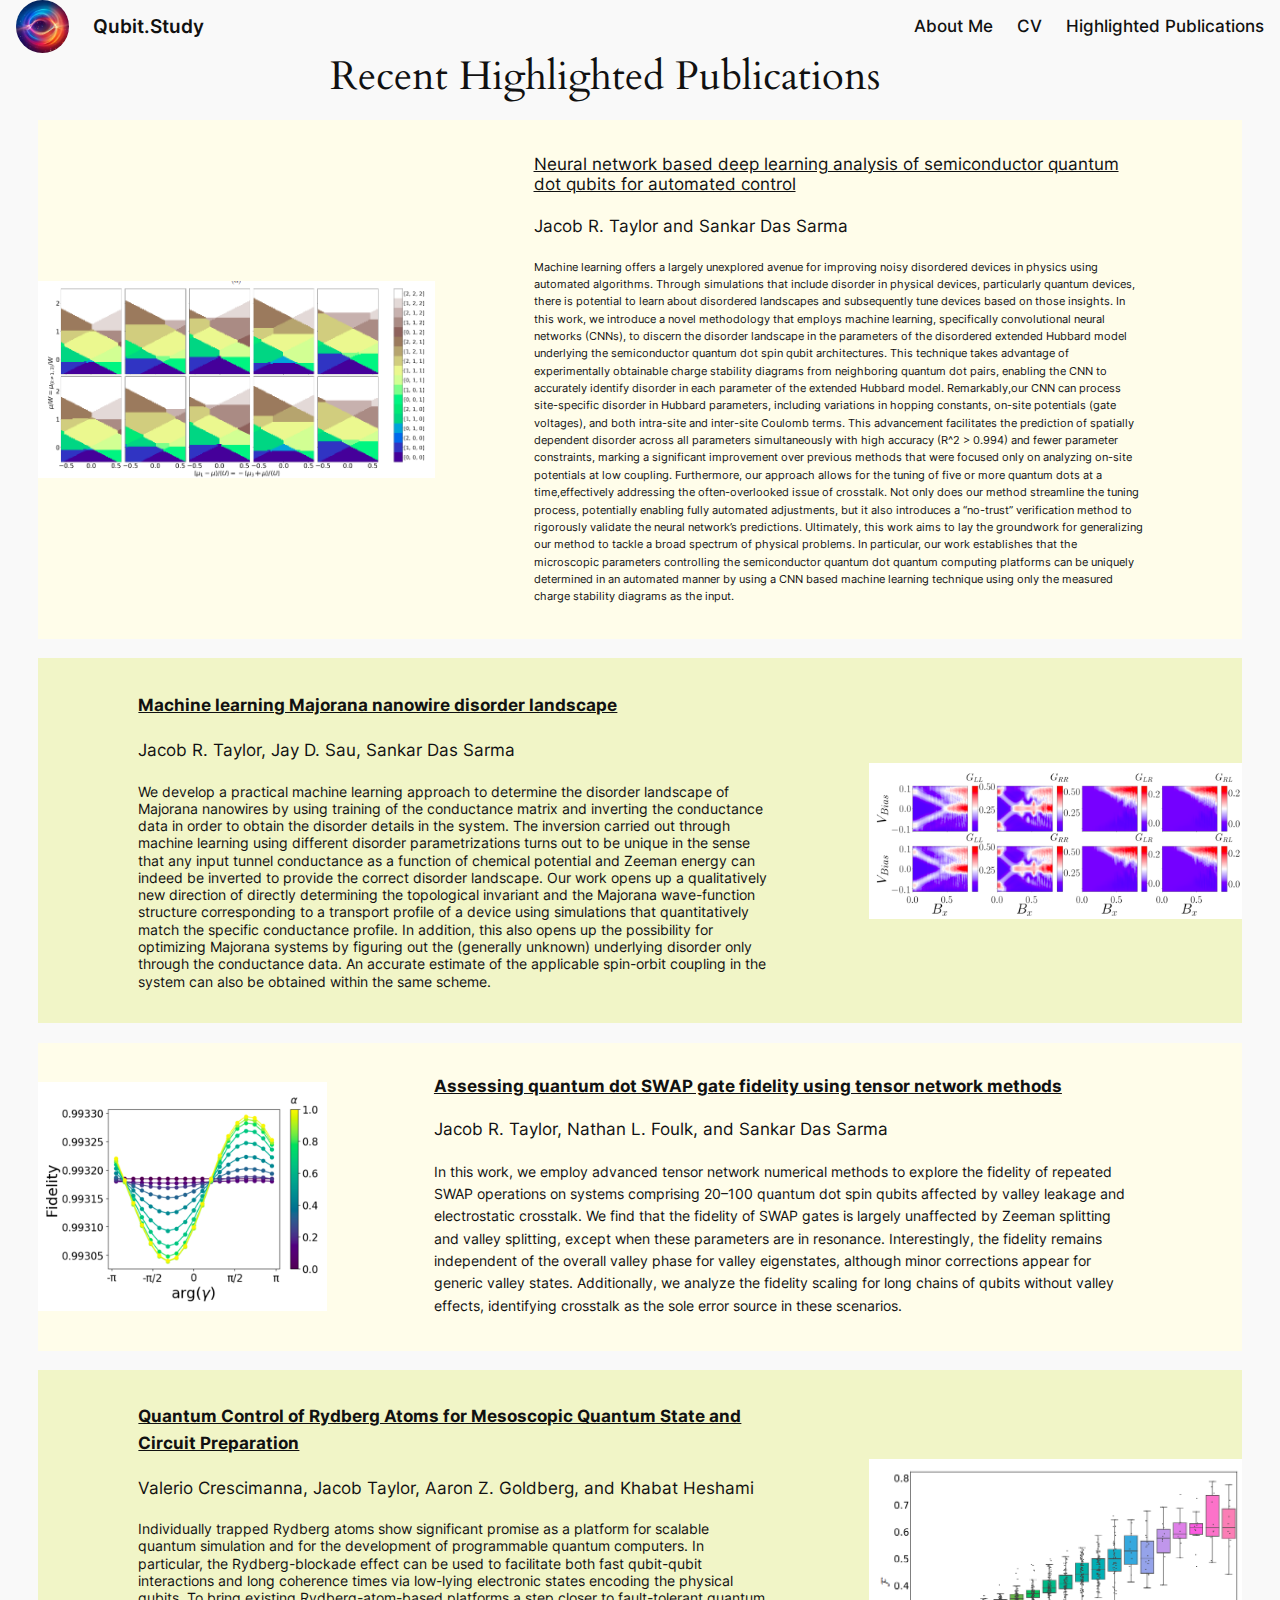
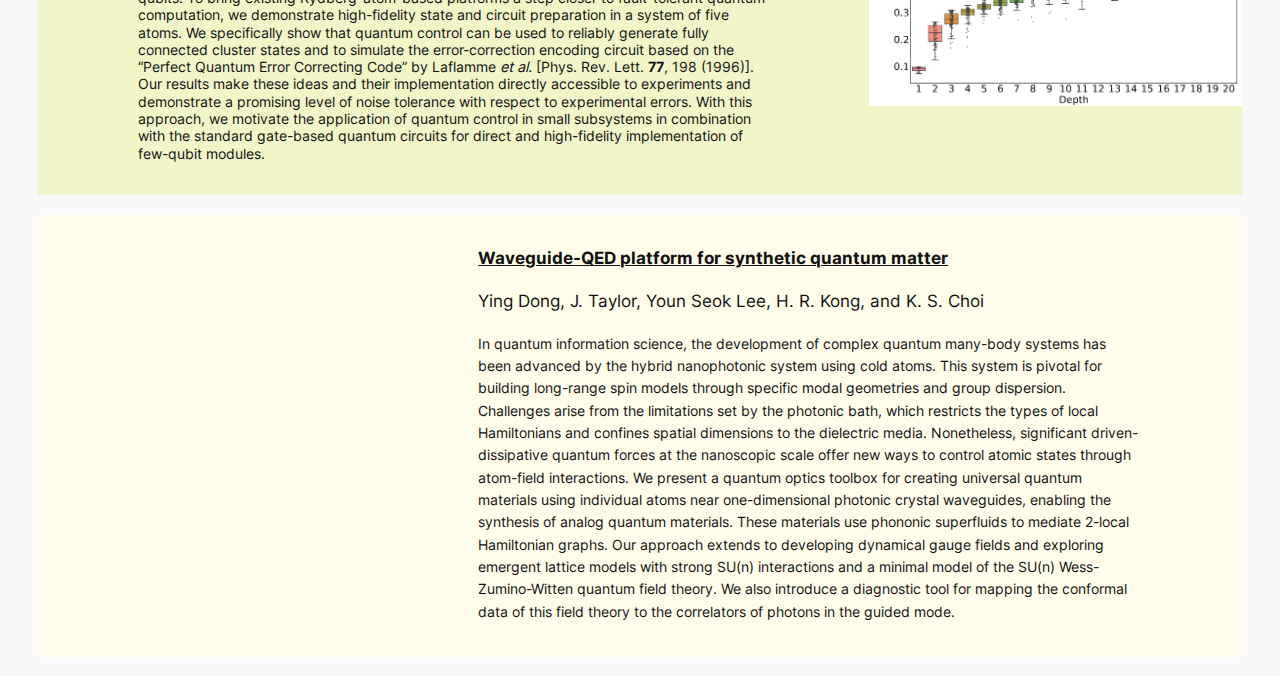
<file: publications/index.html>
<!DOCTYPE html>
<html lang="en-US">
<head>
	<meta charset="UTF-8">
	<meta name="viewport" content="width=device-width, initial-scale=1">
<meta name="robots" content="max-image-preview:large">
<title>Highlighted Publications &#8211; Qubit.Study</title>
<link rel="alternate" type="application/rss+xml" title="Qubit.Study &raquo; Feed" href="/feed/">
<link rel="alternate" type="application/rss+xml" title="Qubit.Study &raquo; Comments Feed" href="/comments/feed/">
<script>
window._wpemojiSettings = {"baseUrl":"https:\/\/s.w.org\/images\/core\/emoji\/15.0.3\/72x72\/","ext":".png","svgUrl":"https:\/\/s.w.org\/images\/core\/emoji\/15.0.3\/svg\/","svgExt":".svg","source":{"concatemoji":"\/wp-includes\/js\/wp-emoji-release.min.js?ver=6.5.4"}};
/*! This file is auto-generated */
!function(i,n){var o,s,e;function c(e){try{var t={supportTests:e,timestamp:(new Date).valueOf()};sessionStorage.setItem(o,JSON.stringify(t))}catch(e){}}function p(e,t,n){e.clearRect(0,0,e.canvas.width,e.canvas.height),e.fillText(t,0,0);var t=new Uint32Array(e.getImageData(0,0,e.canvas.width,e.canvas.height).data),r=(e.clearRect(0,0,e.canvas.width,e.canvas.height),e.fillText(n,0,0),new Uint32Array(e.getImageData(0,0,e.canvas.width,e.canvas.height).data));return t.every(function(e,t){return e===r[t]})}function u(e,t,n){switch(t){case"flag":return n(e,"🏳️‍⚧️","🏳️​⚧️")?!1:!n(e,"🇺🇳","🇺​🇳")&&!n(e,"🏴󠁧󠁢󠁥󠁮󠁧󠁿","🏴​󠁧​󠁢​󠁥​󠁮​󠁧​󠁿");case"emoji":return!n(e,"🐦‍⬛","🐦​⬛")}return!1}function f(e,t,n){var r="undefined"!=typeof WorkerGlobalScope&&self instanceof WorkerGlobalScope?new OffscreenCanvas(300,150):i.createElement("canvas"),a=r.getContext("2d",{willReadFrequently:!0}),o=(a.textBaseline="top",a.font="600 32px Arial",{});return e.forEach(function(e){o[e]=t(a,e,n)}),o}function t(e){var t=i.createElement("script");t.src=e,t.defer=!0,i.head.appendChild(t)}"undefined"!=typeof Promise&&(o="wpEmojiSettingsSupports",s=["flag","emoji"],n.supports={everything:!0,everythingExceptFlag:!0},e=new Promise(function(e){i.addEventListener("DOMContentLoaded",e,{once:!0})}),new Promise(function(t){var n=function(){try{var e=JSON.parse(sessionStorage.getItem(o));if("object"==typeof e&&"number"==typeof e.timestamp&&(new Date).valueOf()<e.timestamp+604800&&"object"==typeof e.supportTests)return e.supportTests}catch(e){}return null}();if(!n){if("undefined"!=typeof Worker&&"undefined"!=typeof OffscreenCanvas&&"undefined"!=typeof URL&&URL.createObjectURL&&"undefined"!=typeof Blob)try{var e="postMessage("+f.toString()+"("+[JSON.stringify(s),u.toString(),p.toString()].join(",")+"));",r=new Blob([e],{type:"text/javascript"}),a=new Worker(URL.createObjectURL(r),{name:"wpTestEmojiSupports"});return void(a.onmessage=function(e){c(n=e.data),a.terminate(),t(n)})}catch(e){}c(n=f(s,u,p))}t(n)}).then(function(e){for(var t in e)n.supports[t]=e[t],n.supports.everything=n.supports.everything&&n.supports[t],"flag"!==t&&(n.supports.everythingExceptFlag=n.supports.everythingExceptFlag&&n.supports[t]);n.supports.everythingExceptFlag=n.supports.everythingExceptFlag&&!n.supports.flag,n.DOMReady=!1,n.readyCallback=function(){n.DOMReady=!0}}).then(function(){return e}).then(function(){var e;n.supports.everything||(n.readyCallback(),(e=n.source||{}).concatemoji?t(e.concatemoji):e.wpemoji&&e.twemoji&&(t(e.twemoji),t(e.wpemoji)))}))}((window,document),window._wpemojiSettings);
</script>
<style id="wp-block-site-logo-inline-css">.wp-block-site-logo{box-sizing:border-box;line-height:0}.wp-block-site-logo a{display:inline-block;line-height:0}.wp-block-site-logo.is-default-size img{height:auto;width:120px}.wp-block-site-logo img{height:auto;max-width:100%}.wp-block-site-logo a,.wp-block-site-logo img{border-radius:inherit}.wp-block-site-logo.aligncenter{margin-left:auto;margin-right:auto;text-align:center}.wp-block-site-logo.is-style-rounded{border-radius:9999px}</style>
<style id="wp-block-site-title-inline-css">.wp-block-site-title a{color:inherit}</style>
<style id="wp-block-group-inline-css">.wp-block-group{box-sizing:border-box}</style>
<style id="wp-block-navigation-link-inline-css">.wp-block-navigation .wp-block-navigation-item__label{overflow-wrap:break-word}.wp-block-navigation .wp-block-navigation-item__description{display:none}.link-ui-tools{border-top:1px solid #f0f0f0;padding:8px}.link-ui-block-inserter{padding-top:8px}.link-ui-block-inserter__back{margin-left:8px;text-transform:uppercase}.components-popover-pointer-events-trap{background-color:initial;cursor:pointer;inset:0;position:fixed;z-index:1000000}

				.is-style-arrow-link .wp-block-navigation-item__label:after {
					content: "\2197";
					padding-inline-start: 0.25rem;
					vertical-align: middle;
					text-decoration: none;
					display: inline-block;
				}</style>
<link rel="stylesheet" id="wp-block-navigation-css" href="/wp-includes/blocks/navigation/style.min.css?ver=6.5.4" media="all">
<style id="wp-block-heading-inline-css">h1.has-background,h2.has-background,h3.has-background,h4.has-background,h5.has-background,h6.has-background{padding:1.25em 2.375em}h1.has-text-align-left[style*=writing-mode]:where([style*=vertical-lr]),h1.has-text-align-right[style*=writing-mode]:where([style*=vertical-rl]),h2.has-text-align-left[style*=writing-mode]:where([style*=vertical-lr]),h2.has-text-align-right[style*=writing-mode]:where([style*=vertical-rl]),h3.has-text-align-left[style*=writing-mode]:where([style*=vertical-lr]),h3.has-text-align-right[style*=writing-mode]:where([style*=vertical-rl]),h4.has-text-align-left[style*=writing-mode]:where([style*=vertical-lr]),h4.has-text-align-right[style*=writing-mode]:where([style*=vertical-rl]),h5.has-text-align-left[style*=writing-mode]:where([style*=vertical-lr]),h5.has-text-align-right[style*=writing-mode]:where([style*=vertical-rl]),h6.has-text-align-left[style*=writing-mode]:where([style*=vertical-lr]),h6.has-text-align-right[style*=writing-mode]:where([style*=vertical-rl]){rotate:180deg}

				.is-style-asterisk:before {
					content: '';
					width: 1.5rem;
					height: 3rem;
					background: var(--wp--preset--color--contrast-2, currentColor);
					clip-path: path('M11.93.684v8.039l5.633-5.633 1.216 1.23-5.66 5.66h8.04v1.737H13.2l5.701 5.701-1.23 1.23-5.742-5.742V21h-1.737v-8.094l-5.77 5.77-1.23-1.217 5.743-5.742H.842V9.98h8.162l-5.701-5.7 1.23-1.231 5.66 5.66V.684h1.737Z');
					display: block;
				}

				/* Hide the asterisk if the heading has no content, to avoid using empty headings to display the asterisk only, which is an A11Y issue */
				.is-style-asterisk:empty:before {
					content: none;
				}

				.is-style-asterisk:-moz-only-whitespace:before {
					content: none;
				}

				.is-style-asterisk.has-text-align-center:before {
					margin: 0 auto;
				}

				.is-style-asterisk.has-text-align-right:before {
					margin-left: auto;
				}

				.rtl .is-style-asterisk.has-text-align-left:before {
					margin-right: auto;
				}</style>
<style id="wp-block-paragraph-inline-css">.is-small-text{font-size:.875em}.is-regular-text{font-size:1em}.is-large-text{font-size:2.25em}.is-larger-text{font-size:3em}.has-drop-cap:not(:focus):first-letter{float:left;font-size:8.4em;font-style:normal;font-weight:100;line-height:.68;margin:.05em .1em 0 0;text-transform:uppercase}body.rtl .has-drop-cap:not(:focus):first-letter{float:none;margin-left:.1em}p.has-drop-cap.has-background{overflow:hidden}p.has-background{padding:1.25em 2.375em}:where(p.has-text-color:not(.has-link-color)) a{color:inherit}p.has-text-align-left[style*="writing-mode:vertical-lr"],p.has-text-align-right[style*="writing-mode:vertical-rl"]{rotate:180deg}</style>
<style id="wp-block-media-text-inline-css">.wp-block-media-text{box-sizing:border-box;
  /*!rtl:begin:ignore*/direction:ltr;
  /*!rtl:end:ignore*/display:grid;grid-template-columns:50% 1fr;grid-template-rows:auto}.wp-block-media-text.has-media-on-the-right{grid-template-columns:1fr 50%}.wp-block-media-text.is-vertically-aligned-top .wp-block-media-text__content,.wp-block-media-text.is-vertically-aligned-top .wp-block-media-text__media{align-self:start}.wp-block-media-text .wp-block-media-text__content,.wp-block-media-text .wp-block-media-text__media,.wp-block-media-text.is-vertically-aligned-center .wp-block-media-text__content,.wp-block-media-text.is-vertically-aligned-center .wp-block-media-text__media{align-self:center}.wp-block-media-text.is-vertically-aligned-bottom .wp-block-media-text__content,.wp-block-media-text.is-vertically-aligned-bottom .wp-block-media-text__media{align-self:end}.wp-block-media-text .wp-block-media-text__media{
  /*!rtl:begin:ignore*/grid-column:1;grid-row:1;
  /*!rtl:end:ignore*/margin:0}.wp-block-media-text .wp-block-media-text__content{direction:ltr;
  /*!rtl:begin:ignore*/grid-column:2;grid-row:1;
  /*!rtl:end:ignore*/padding:0 8%;word-break:break-word}.wp-block-media-text.has-media-on-the-right .wp-block-media-text__media{
  /*!rtl:begin:ignore*/grid-column:2;grid-row:1
  /*!rtl:end:ignore*/}.wp-block-media-text.has-media-on-the-right .wp-block-media-text__content{
  /*!rtl:begin:ignore*/grid-column:1;grid-row:1
  /*!rtl:end:ignore*/}.wp-block-media-text__media img,.wp-block-media-text__media video{height:auto;max-width:unset;vertical-align:middle;width:100%}.wp-block-media-text.is-image-fill .wp-block-media-text__media{background-size:cover;height:100%;min-height:250px}.wp-block-media-text.is-image-fill .wp-block-media-text__media>a{display:block;height:100%}.wp-block-media-text.is-image-fill .wp-block-media-text__media img{height:1px;margin:-1px;overflow:hidden;padding:0;position:absolute;width:1px;clip:rect(0,0,0,0);border:0}@media (max-width:600px){.wp-block-media-text.is-stacked-on-mobile{grid-template-columns:100%!important}.wp-block-media-text.is-stacked-on-mobile .wp-block-media-text__media{grid-column:1;grid-row:1}.wp-block-media-text.is-stacked-on-mobile .wp-block-media-text__content{grid-column:1;grid-row:2}}</style>
<style id="wp-emoji-styles-inline-css">img.wp-smiley, img.emoji {
		display: inline !important;
		border: none !important;
		box-shadow: none !important;
		height: 1em !important;
		width: 1em !important;
		margin: 0 0.07em !important;
		vertical-align: -0.1em !important;
		background: none !important;
		padding: 0 !important;
	}</style>
<style id="wp-block-library-inline-css">:root{--wp-admin-theme-color:#007cba;--wp-admin-theme-color--rgb:0,124,186;--wp-admin-theme-color-darker-10:#006ba1;--wp-admin-theme-color-darker-10--rgb:0,107,161;--wp-admin-theme-color-darker-20:#005a87;--wp-admin-theme-color-darker-20--rgb:0,90,135;--wp-admin-border-width-focus:2px;--wp-block-synced-color:#7a00df;--wp-block-synced-color--rgb:122,0,223;--wp-bound-block-color:#9747ff}@media (min-resolution:192dpi){:root{--wp-admin-border-width-focus:1.5px}}.wp-element-button{cursor:pointer}:root{--wp--preset--font-size--normal:16px;--wp--preset--font-size--huge:42px}:root .has-very-light-gray-background-color{background-color:#eee}:root .has-very-dark-gray-background-color{background-color:#313131}:root .has-very-light-gray-color{color:#eee}:root .has-very-dark-gray-color{color:#313131}:root .has-vivid-green-cyan-to-vivid-cyan-blue-gradient-background{background:linear-gradient(135deg,#00d084,#0693e3)}:root .has-purple-crush-gradient-background{background:linear-gradient(135deg,#34e2e4,#4721fb 50%,#ab1dfe)}:root .has-hazy-dawn-gradient-background{background:linear-gradient(135deg,#faaca8,#dad0ec)}:root .has-subdued-olive-gradient-background{background:linear-gradient(135deg,#fafae1,#67a671)}:root .has-atomic-cream-gradient-background{background:linear-gradient(135deg,#fdd79a,#004a59)}:root .has-nightshade-gradient-background{background:linear-gradient(135deg,#330968,#31cdcf)}:root .has-midnight-gradient-background{background:linear-gradient(135deg,#020381,#2874fc)}.has-regular-font-size{font-size:1em}.has-larger-font-size{font-size:2.625em}.has-normal-font-size{font-size:var(--wp--preset--font-size--normal)}.has-huge-font-size{font-size:var(--wp--preset--font-size--huge)}.has-text-align-center{text-align:center}.has-text-align-left{text-align:left}.has-text-align-right{text-align:right}#end-resizable-editor-section{display:none}.aligncenter{clear:both}.items-justified-left{justify-content:flex-start}.items-justified-center{justify-content:center}.items-justified-right{justify-content:flex-end}.items-justified-space-between{justify-content:space-between}.screen-reader-text{border:0;clip:rect(1px,1px,1px,1px);-webkit-clip-path:inset(50%);clip-path:inset(50%);height:1px;margin:-1px;overflow:hidden;padding:0;position:absolute;width:1px;word-wrap:normal!important}.screen-reader-text:focus{background-color:#ddd;clip:auto!important;-webkit-clip-path:none;clip-path:none;color:#444;display:block;font-size:1em;height:auto;left:5px;line-height:normal;padding:15px 23px 14px;text-decoration:none;top:5px;width:auto;z-index:100000}html :where(.has-border-color){border-style:solid}html :where([style*=border-top-color]){border-top-style:solid}html :where([style*=border-right-color]){border-right-style:solid}html :where([style*=border-bottom-color]){border-bottom-style:solid}html :where([style*=border-left-color]){border-left-style:solid}html :where([style*=border-width]){border-style:solid}html :where([style*=border-top-width]){border-top-style:solid}html :where([style*=border-right-width]){border-right-style:solid}html :where([style*=border-bottom-width]){border-bottom-style:solid}html :where([style*=border-left-width]){border-left-style:solid}html :where(img[class*=wp-image-]){height:auto;max-width:100%}:where(figure){margin:0 0 1em}html :where(.is-position-sticky){--wp-admin--admin-bar--position-offset:var(--wp-admin--admin-bar--height,0px)}@media screen and (max-width:600px){html :where(.is-position-sticky){--wp-admin--admin-bar--position-offset:0px}}</style>
<style id="global-styles-inline-css">body{--wp--preset--color--black: #000000;--wp--preset--color--cyan-bluish-gray: #abb8c3;--wp--preset--color--white: #ffffff;--wp--preset--color--pale-pink: #f78da7;--wp--preset--color--vivid-red: #cf2e2e;--wp--preset--color--luminous-vivid-orange: #ff6900;--wp--preset--color--luminous-vivid-amber: #fcb900;--wp--preset--color--light-green-cyan: #7bdcb5;--wp--preset--color--vivid-green-cyan: #00d084;--wp--preset--color--pale-cyan-blue: #8ed1fc;--wp--preset--color--vivid-cyan-blue: #0693e3;--wp--preset--color--vivid-purple: #9b51e0;--wp--preset--color--base: #f9f9f9;--wp--preset--color--base-2: #ffffff;--wp--preset--color--contrast: #111111;--wp--preset--color--contrast-2: #636363;--wp--preset--color--contrast-3: #A4A4A4;--wp--preset--color--accent: #cfcabe;--wp--preset--color--accent-2: #c2a990;--wp--preset--color--accent-3: #d8613c;--wp--preset--color--accent-4: #b1c5a4;--wp--preset--color--accent-5: #b5bdbc;--wp--preset--gradient--vivid-cyan-blue-to-vivid-purple: linear-gradient(135deg,rgba(6,147,227,1) 0%,rgb(155,81,224) 100%);--wp--preset--gradient--light-green-cyan-to-vivid-green-cyan: linear-gradient(135deg,rgb(122,220,180) 0%,rgb(0,208,130) 100%);--wp--preset--gradient--luminous-vivid-amber-to-luminous-vivid-orange: linear-gradient(135deg,rgba(252,185,0,1) 0%,rgba(255,105,0,1) 100%);--wp--preset--gradient--luminous-vivid-orange-to-vivid-red: linear-gradient(135deg,rgba(255,105,0,1) 0%,rgb(207,46,46) 100%);--wp--preset--gradient--very-light-gray-to-cyan-bluish-gray: linear-gradient(135deg,rgb(238,238,238) 0%,rgb(169,184,195) 100%);--wp--preset--gradient--cool-to-warm-spectrum: linear-gradient(135deg,rgb(74,234,220) 0%,rgb(151,120,209) 20%,rgb(207,42,186) 40%,rgb(238,44,130) 60%,rgb(251,105,98) 80%,rgb(254,248,76) 100%);--wp--preset--gradient--blush-light-purple: linear-gradient(135deg,rgb(255,206,236) 0%,rgb(152,150,240) 100%);--wp--preset--gradient--blush-bordeaux: linear-gradient(135deg,rgb(254,205,165) 0%,rgb(254,45,45) 50%,rgb(107,0,62) 100%);--wp--preset--gradient--luminous-dusk: linear-gradient(135deg,rgb(255,203,112) 0%,rgb(199,81,192) 50%,rgb(65,88,208) 100%);--wp--preset--gradient--pale-ocean: linear-gradient(135deg,rgb(255,245,203) 0%,rgb(182,227,212) 50%,rgb(51,167,181) 100%);--wp--preset--gradient--electric-grass: linear-gradient(135deg,rgb(202,248,128) 0%,rgb(113,206,126) 100%);--wp--preset--gradient--midnight: linear-gradient(135deg,rgb(2,3,129) 0%,rgb(40,116,252) 100%);--wp--preset--gradient--gradient-1: linear-gradient(to bottom, #cfcabe 0%, #F9F9F9 100%);--wp--preset--gradient--gradient-2: linear-gradient(to bottom, #C2A990 0%, #F9F9F9 100%);--wp--preset--gradient--gradient-3: linear-gradient(to bottom, #D8613C 0%, #F9F9F9 100%);--wp--preset--gradient--gradient-4: linear-gradient(to bottom, #B1C5A4 0%, #F9F9F9 100%);--wp--preset--gradient--gradient-5: linear-gradient(to bottom, #B5BDBC 0%, #F9F9F9 100%);--wp--preset--gradient--gradient-6: linear-gradient(to bottom, #A4A4A4 0%, #F9F9F9 100%);--wp--preset--gradient--gradient-7: linear-gradient(to bottom, #cfcabe 50%, #F9F9F9 50%);--wp--preset--gradient--gradient-8: linear-gradient(to bottom, #C2A990 50%, #F9F9F9 50%);--wp--preset--gradient--gradient-9: linear-gradient(to bottom, #D8613C 50%, #F9F9F9 50%);--wp--preset--gradient--gradient-10: linear-gradient(to bottom, #B1C5A4 50%, #F9F9F9 50%);--wp--preset--gradient--gradient-11: linear-gradient(to bottom, #B5BDBC 50%, #F9F9F9 50%);--wp--preset--gradient--gradient-12: linear-gradient(to bottom, #A4A4A4 50%, #F9F9F9 50%);--wp--preset--font-size--small: 0.9rem;--wp--preset--font-size--medium: 1.05rem;--wp--preset--font-size--large: clamp(1.39rem, 1.39rem + ((1vw - 0.2rem) * 0.767), 1.85rem);--wp--preset--font-size--x-large: clamp(1.85rem, 1.85rem + ((1vw - 0.2rem) * 1.083), 2.5rem);--wp--preset--font-size--xx-large: clamp(2.5rem, 2.5rem + ((1vw - 0.2rem) * 1.283), 3.27rem);--wp--preset--font-family--body: "Inter", sans-serif;--wp--preset--font-family--heading: Cardo;--wp--preset--font-family--system-sans-serif: -apple-system, BlinkMacSystemFont, avenir next, avenir, segoe ui, helvetica neue, helvetica, Cantarell, Ubuntu, roboto, noto, arial, sans-serif;--wp--preset--font-family--system-serif: Iowan Old Style, Apple Garamond, Baskerville, Times New Roman, Droid Serif, Times, Source Serif Pro, serif, Apple Color Emoji, Segoe UI Emoji, Segoe UI Symbol;--wp--preset--spacing--10: 1rem;--wp--preset--spacing--20: min(1.5rem, 2vw);--wp--preset--spacing--30: min(2.5rem, 3vw);--wp--preset--spacing--40: min(4rem, 5vw);--wp--preset--spacing--50: min(6.5rem, 8vw);--wp--preset--spacing--60: min(10.5rem, 13vw);--wp--preset--shadow--natural: 6px 6px 9px rgba(0, 0, 0, 0.2);--wp--preset--shadow--deep: 12px 12px 50px rgba(0, 0, 0, 0.4);--wp--preset--shadow--sharp: 6px 6px 0px rgba(0, 0, 0, 0.2);--wp--preset--shadow--outlined: 6px 6px 0px -3px rgba(255, 255, 255, 1), 6px 6px rgba(0, 0, 0, 1);--wp--preset--shadow--crisp: 6px 6px 0px rgba(0, 0, 0, 1);}body { margin: 0;--wp--style--global--content-size: 620px;--wp--style--global--wide-size: 1280px; }.wp-site-blocks { padding-top: var(--wp--style--root--padding-top); padding-bottom: var(--wp--style--root--padding-bottom); }.has-global-padding { padding-right: var(--wp--style--root--padding-right); padding-left: var(--wp--style--root--padding-left); }.has-global-padding :where(.has-global-padding:not(.wp-block-block)) { padding-right: 0; padding-left: 0; }.has-global-padding > .alignfull { margin-right: calc(var(--wp--style--root--padding-right) * -1); margin-left: calc(var(--wp--style--root--padding-left) * -1); }.has-global-padding :where(.has-global-padding:not(.wp-block-block)) > .alignfull { margin-right: 0; margin-left: 0; }.has-global-padding > .alignfull:where(:not(.has-global-padding):not(.is-layout-flex):not(.is-layout-grid)) > :where([class*="wp-block-"]:not(.alignfull):not([class*="__"]),p,h1,h2,h3,h4,h5,h6,ul,ol) { padding-right: var(--wp--style--root--padding-right); padding-left: var(--wp--style--root--padding-left); }.has-global-padding :where(.has-global-padding) > .alignfull:where(:not(.has-global-padding)) > :where([class*="wp-block-"]:not(.alignfull):not([class*="__"]),p,h1,h2,h3,h4,h5,h6,ul,ol) { padding-right: 0; padding-left: 0; }.wp-site-blocks > .alignleft { float: left; margin-right: 2em; }.wp-site-blocks > .alignright { float: right; margin-left: 2em; }.wp-site-blocks > .aligncenter { justify-content: center; margin-left: auto; margin-right: auto; }:where(.wp-site-blocks) > * { margin-block-start: 1.2rem; margin-block-end: 0; }:where(.wp-site-blocks) > :first-child:first-child { margin-block-start: 0; }:where(.wp-site-blocks) > :last-child:last-child { margin-block-end: 0; }body { --wp--style--block-gap: 1.2rem; }:where(body .is-layout-flow)  > :first-child:first-child{margin-block-start: 0;}:where(body .is-layout-flow)  > :last-child:last-child{margin-block-end: 0;}:where(body .is-layout-flow)  > *{margin-block-start: 1.2rem;margin-block-end: 0;}:where(body .is-layout-constrained)  > :first-child:first-child{margin-block-start: 0;}:where(body .is-layout-constrained)  > :last-child:last-child{margin-block-end: 0;}:where(body .is-layout-constrained)  > *{margin-block-start: 1.2rem;margin-block-end: 0;}:where(body .is-layout-flex) {gap: 1.2rem;}:where(body .is-layout-grid) {gap: 1.2rem;}body .is-layout-flow > .alignleft{float: left;margin-inline-start: 0;margin-inline-end: 2em;}body .is-layout-flow > .alignright{float: right;margin-inline-start: 2em;margin-inline-end: 0;}body .is-layout-flow > .aligncenter{margin-left: auto !important;margin-right: auto !important;}body .is-layout-constrained > .alignleft{float: left;margin-inline-start: 0;margin-inline-end: 2em;}body .is-layout-constrained > .alignright{float: right;margin-inline-start: 2em;margin-inline-end: 0;}body .is-layout-constrained > .aligncenter{margin-left: auto !important;margin-right: auto !important;}body .is-layout-constrained > :where(:not(.alignleft):not(.alignright):not(.alignfull)){max-width: var(--wp--style--global--content-size);margin-left: auto !important;margin-right: auto !important;}body .is-layout-constrained > .alignwide{max-width: var(--wp--style--global--wide-size);}body .is-layout-flex{display: flex;}body .is-layout-flex{flex-wrap: wrap;align-items: center;}body .is-layout-flex > *{margin: 0;}body .is-layout-grid{display: grid;}body .is-layout-grid > *{margin: 0;}body{background-color: var(--wp--preset--color--base);color: var(--wp--preset--color--contrast);font-family: var(--wp--preset--font-family--body);font-size: var(--wp--preset--font-size--medium);font-style: normal;font-weight: 400;line-height: 1.55;--wp--style--root--padding-top: 0px;--wp--style--root--padding-right: var(--wp--preset--spacing--30);--wp--style--root--padding-bottom: 0px;--wp--style--root--padding-left: var(--wp--preset--spacing--30);}a:where(:not(.wp-element-button)){color: var(--wp--preset--color--contrast);text-decoration: underline;}a:where(:not(.wp-element-button)):hover{text-decoration: none;}h1, h2, h3, h4, h5, h6{color: var(--wp--preset--color--contrast);font-family: var(--wp--preset--font-family--heading);font-weight: 400;line-height: 1.2;}h1{font-size: var(--wp--preset--font-size--xx-large);line-height: 1.15;}h2{font-size: var(--wp--preset--font-size--x-large);}h3{font-size: var(--wp--preset--font-size--large);}h4{font-size: clamp(1.1rem, 1.1rem + ((1vw - 0.2rem) * 0.767), 1.5rem);}h5{font-size: var(--wp--preset--font-size--medium);}h6{font-size: var(--wp--preset--font-size--small);}.wp-element-button, .wp-block-button__link{background-color: var(--wp--preset--color--contrast);border-radius: .33rem;border-color: var(--wp--preset--color--contrast);border-width: 0;color: var(--wp--preset--color--base);font-family: inherit;font-size: var(--wp--preset--font-size--small);font-style: normal;font-weight: 500;line-height: inherit;padding-top: 0.6rem;padding-right: 1rem;padding-bottom: 0.6rem;padding-left: 1rem;text-decoration: none;}.wp-element-button:hover, .wp-block-button__link:hover{background-color: var(--wp--preset--color--contrast-2);border-color: var(--wp--preset--color--contrast-2);color: var(--wp--preset--color--base);}.wp-element-button:focus, .wp-block-button__link:focus{background-color: var(--wp--preset--color--contrast-2);border-color: var(--wp--preset--color--contrast-2);color: var(--wp--preset--color--base);outline-color: var(--wp--preset--color--contrast);outline-offset: 2px;}.wp-element-button:active, .wp-block-button__link:active{background-color: var(--wp--preset--color--contrast);color: var(--wp--preset--color--base);}.wp-element-caption, .wp-block-audio figcaption, .wp-block-embed figcaption, .wp-block-gallery figcaption, .wp-block-image figcaption, .wp-block-table figcaption, .wp-block-video figcaption{color: var(--wp--preset--color--contrast-2);font-family: var(--wp--preset--font-family--body);font-size: 0.8rem;}.has-black-color{color: var(--wp--preset--color--black) !important;}.has-cyan-bluish-gray-color{color: var(--wp--preset--color--cyan-bluish-gray) !important;}.has-white-color{color: var(--wp--preset--color--white) !important;}.has-pale-pink-color{color: var(--wp--preset--color--pale-pink) !important;}.has-vivid-red-color{color: var(--wp--preset--color--vivid-red) !important;}.has-luminous-vivid-orange-color{color: var(--wp--preset--color--luminous-vivid-orange) !important;}.has-luminous-vivid-amber-color{color: var(--wp--preset--color--luminous-vivid-amber) !important;}.has-light-green-cyan-color{color: var(--wp--preset--color--light-green-cyan) !important;}.has-vivid-green-cyan-color{color: var(--wp--preset--color--vivid-green-cyan) !important;}.has-pale-cyan-blue-color{color: var(--wp--preset--color--pale-cyan-blue) !important;}.has-vivid-cyan-blue-color{color: var(--wp--preset--color--vivid-cyan-blue) !important;}.has-vivid-purple-color{color: var(--wp--preset--color--vivid-purple) !important;}.has-base-color{color: var(--wp--preset--color--base) !important;}.has-base-2-color{color: var(--wp--preset--color--base-2) !important;}.has-contrast-color{color: var(--wp--preset--color--contrast) !important;}.has-contrast-2-color{color: var(--wp--preset--color--contrast-2) !important;}.has-contrast-3-color{color: var(--wp--preset--color--contrast-3) !important;}.has-accent-color{color: var(--wp--preset--color--accent) !important;}.has-accent-2-color{color: var(--wp--preset--color--accent-2) !important;}.has-accent-3-color{color: var(--wp--preset--color--accent-3) !important;}.has-accent-4-color{color: var(--wp--preset--color--accent-4) !important;}.has-accent-5-color{color: var(--wp--preset--color--accent-5) !important;}.has-black-background-color{background-color: var(--wp--preset--color--black) !important;}.has-cyan-bluish-gray-background-color{background-color: var(--wp--preset--color--cyan-bluish-gray) !important;}.has-white-background-color{background-color: var(--wp--preset--color--white) !important;}.has-pale-pink-background-color{background-color: var(--wp--preset--color--pale-pink) !important;}.has-vivid-red-background-color{background-color: var(--wp--preset--color--vivid-red) !important;}.has-luminous-vivid-orange-background-color{background-color: var(--wp--preset--color--luminous-vivid-orange) !important;}.has-luminous-vivid-amber-background-color{background-color: var(--wp--preset--color--luminous-vivid-amber) !important;}.has-light-green-cyan-background-color{background-color: var(--wp--preset--color--light-green-cyan) !important;}.has-vivid-green-cyan-background-color{background-color: var(--wp--preset--color--vivid-green-cyan) !important;}.has-pale-cyan-blue-background-color{background-color: var(--wp--preset--color--pale-cyan-blue) !important;}.has-vivid-cyan-blue-background-color{background-color: var(--wp--preset--color--vivid-cyan-blue) !important;}.has-vivid-purple-background-color{background-color: var(--wp--preset--color--vivid-purple) !important;}.has-base-background-color{background-color: var(--wp--preset--color--base) !important;}.has-base-2-background-color{background-color: var(--wp--preset--color--base-2) !important;}.has-contrast-background-color{background-color: var(--wp--preset--color--contrast) !important;}.has-contrast-2-background-color{background-color: var(--wp--preset--color--contrast-2) !important;}.has-contrast-3-background-color{background-color: var(--wp--preset--color--contrast-3) !important;}.has-accent-background-color{background-color: var(--wp--preset--color--accent) !important;}.has-accent-2-background-color{background-color: var(--wp--preset--color--accent-2) !important;}.has-accent-3-background-color{background-color: var(--wp--preset--color--accent-3) !important;}.has-accent-4-background-color{background-color: var(--wp--preset--color--accent-4) !important;}.has-accent-5-background-color{background-color: var(--wp--preset--color--accent-5) !important;}.has-black-border-color{border-color: var(--wp--preset--color--black) !important;}.has-cyan-bluish-gray-border-color{border-color: var(--wp--preset--color--cyan-bluish-gray) !important;}.has-white-border-color{border-color: var(--wp--preset--color--white) !important;}.has-pale-pink-border-color{border-color: var(--wp--preset--color--pale-pink) !important;}.has-vivid-red-border-color{border-color: var(--wp--preset--color--vivid-red) !important;}.has-luminous-vivid-orange-border-color{border-color: var(--wp--preset--color--luminous-vivid-orange) !important;}.has-luminous-vivid-amber-border-color{border-color: var(--wp--preset--color--luminous-vivid-amber) !important;}.has-light-green-cyan-border-color{border-color: var(--wp--preset--color--light-green-cyan) !important;}.has-vivid-green-cyan-border-color{border-color: var(--wp--preset--color--vivid-green-cyan) !important;}.has-pale-cyan-blue-border-color{border-color: var(--wp--preset--color--pale-cyan-blue) !important;}.has-vivid-cyan-blue-border-color{border-color: var(--wp--preset--color--vivid-cyan-blue) !important;}.has-vivid-purple-border-color{border-color: var(--wp--preset--color--vivid-purple) !important;}.has-base-border-color{border-color: var(--wp--preset--color--base) !important;}.has-base-2-border-color{border-color: var(--wp--preset--color--base-2) !important;}.has-contrast-border-color{border-color: var(--wp--preset--color--contrast) !important;}.has-contrast-2-border-color{border-color: var(--wp--preset--color--contrast-2) !important;}.has-contrast-3-border-color{border-color: var(--wp--preset--color--contrast-3) !important;}.has-accent-border-color{border-color: var(--wp--preset--color--accent) !important;}.has-accent-2-border-color{border-color: var(--wp--preset--color--accent-2) !important;}.has-accent-3-border-color{border-color: var(--wp--preset--color--accent-3) !important;}.has-accent-4-border-color{border-color: var(--wp--preset--color--accent-4) !important;}.has-accent-5-border-color{border-color: var(--wp--preset--color--accent-5) !important;}.has-vivid-cyan-blue-to-vivid-purple-gradient-background{background: var(--wp--preset--gradient--vivid-cyan-blue-to-vivid-purple) !important;}.has-light-green-cyan-to-vivid-green-cyan-gradient-background{background: var(--wp--preset--gradient--light-green-cyan-to-vivid-green-cyan) !important;}.has-luminous-vivid-amber-to-luminous-vivid-orange-gradient-background{background: var(--wp--preset--gradient--luminous-vivid-amber-to-luminous-vivid-orange) !important;}.has-luminous-vivid-orange-to-vivid-red-gradient-background{background: var(--wp--preset--gradient--luminous-vivid-orange-to-vivid-red) !important;}.has-very-light-gray-to-cyan-bluish-gray-gradient-background{background: var(--wp--preset--gradient--very-light-gray-to-cyan-bluish-gray) !important;}.has-cool-to-warm-spectrum-gradient-background{background: var(--wp--preset--gradient--cool-to-warm-spectrum) !important;}.has-blush-light-purple-gradient-background{background: var(--wp--preset--gradient--blush-light-purple) !important;}.has-blush-bordeaux-gradient-background{background: var(--wp--preset--gradient--blush-bordeaux) !important;}.has-luminous-dusk-gradient-background{background: var(--wp--preset--gradient--luminous-dusk) !important;}.has-pale-ocean-gradient-background{background: var(--wp--preset--gradient--pale-ocean) !important;}.has-electric-grass-gradient-background{background: var(--wp--preset--gradient--electric-grass) !important;}.has-midnight-gradient-background{background: var(--wp--preset--gradient--midnight) !important;}.has-gradient-1-gradient-background{background: var(--wp--preset--gradient--gradient-1) !important;}.has-gradient-2-gradient-background{background: var(--wp--preset--gradient--gradient-2) !important;}.has-gradient-3-gradient-background{background: var(--wp--preset--gradient--gradient-3) !important;}.has-gradient-4-gradient-background{background: var(--wp--preset--gradient--gradient-4) !important;}.has-gradient-5-gradient-background{background: var(--wp--preset--gradient--gradient-5) !important;}.has-gradient-6-gradient-background{background: var(--wp--preset--gradient--gradient-6) !important;}.has-gradient-7-gradient-background{background: var(--wp--preset--gradient--gradient-7) !important;}.has-gradient-8-gradient-background{background: var(--wp--preset--gradient--gradient-8) !important;}.has-gradient-9-gradient-background{background: var(--wp--preset--gradient--gradient-9) !important;}.has-gradient-10-gradient-background{background: var(--wp--preset--gradient--gradient-10) !important;}.has-gradient-11-gradient-background{background: var(--wp--preset--gradient--gradient-11) !important;}.has-gradient-12-gradient-background{background: var(--wp--preset--gradient--gradient-12) !important;}.has-small-font-size{font-size: var(--wp--preset--font-size--small) !important;}.has-medium-font-size{font-size: var(--wp--preset--font-size--medium) !important;}.has-large-font-size{font-size: var(--wp--preset--font-size--large) !important;}.has-x-large-font-size{font-size: var(--wp--preset--font-size--x-large) !important;}.has-xx-large-font-size{font-size: var(--wp--preset--font-size--xx-large) !important;}.has-body-font-family{font-family: var(--wp--preset--font-family--body) !important;}.has-heading-font-family{font-family: var(--wp--preset--font-family--heading) !important;}.has-system-sans-serif-font-family{font-family: var(--wp--preset--font-family--system-sans-serif) !important;}.has-system-serif-font-family{font-family: var(--wp--preset--font-family--system-serif) !important;}
.wp-block-navigation{font-weight: 500;}
.wp-block-navigation a:where(:not(.wp-element-button)){color: inherit;text-decoration: none;}
.wp-block-navigation a:where(:not(.wp-element-button)):hover{text-decoration: underline;}
.wp-block-site-title{font-family: var(--wp--preset--font-family--body);font-size: clamp(0.875rem, 0.875rem + ((1vw - 0.2rem) * 0.542), 1.2rem);font-style: normal;font-weight: 600;}
.wp-block-site-title a:where(:not(.wp-element-button)){text-decoration: none;}
.wp-block-site-title a:where(:not(.wp-element-button)):hover{text-decoration: none;}
:where(.wp-site-blocks *:focus){outline-width:2px;outline-style:solid}.wp-block-calendar.wp-block-calendar table:where(:not(.has-text-color)) th{background-color:var(--wp--preset--color--contrast-2);color:var(--wp--preset--color--base);border-color:var(--wp--preset--color--contrast-2)}.wp-block-calendar table:where(:not(.has-text-color)) td{border-color:var(--wp--preset--color--contrast-2)}.wp-block-categories{}.wp-block-categories{list-style-type:none;}.wp-block-categories li{margin-bottom: 0.5rem;}.wp-block-post-comments-form{}.wp-block-post-comments-form textarea, .wp-block-post-comments-form input{border-radius:.33rem}.wp-block-loginout{}.wp-block-loginout input{border-radius:.33rem;padding:calc(0.667em + 2px);border:1px solid #949494;}.wp-block-post-terms{}.wp-block-post-terms .wp-block-post-terms__prefix{color: var(--wp--preset--color--contrast-2);}.wp-block-query-title{}.wp-block-query-title span{font-style: italic;}.wp-block-quote{}.wp-block-quote :where(p){margin-block-start:0;margin-block-end:calc(var(--wp--preset--spacing--10) + 0.5rem);}.wp-block-quote :where(:last-child){margin-block-end:0;}.wp-block-quote.has-text-align-right.is-style-plain, .rtl .is-style-plain.wp-block-quote:not(.has-text-align-center):not(.has-text-align-left){border-width: 0 2px 0 0;padding-left:calc(var(--wp--preset--spacing--20) + 0.5rem);padding-right:calc(var(--wp--preset--spacing--20) + 0.5rem);}.wp-block-quote.has-text-align-left.is-style-plain, body:not(.rtl) .is-style-plain.wp-block-quote:not(.has-text-align-center):not(.has-text-align-right){border-width: 0 0 0 2px;padding-left:calc(var(--wp--preset--spacing--20) + 0.5rem);padding-right:calc(var(--wp--preset--spacing--20) + 0.5rem)}.wp-block-search{}.wp-block-search .wp-block-search__input{border-radius:.33rem}.wp-block-separator{}.wp-block-separator:not(.is-style-wide):not(.is-style-dots):not(.alignwide):not(.alignfull){width: var(--wp--preset--spacing--60)}</style>
<style id="core-block-supports-inline-css">.wp-container-core-group-is-layout-1.wp-container-core-group-is-layout-1 > *{margin-block-start:0;margin-block-end:0;}.wp-container-core-group-is-layout-1.wp-container-core-group-is-layout-1.wp-container-core-group-is-layout-1.wp-container-core-group-is-layout-1 > * + *{margin-block-start:0px;margin-block-end:0;}.wp-container-core-group-is-layout-2.wp-container-core-group-is-layout-2{gap:var(--wp--preset--spacing--20);}.wp-container-core-navigation-is-layout-1.wp-container-core-navigation-is-layout-1{gap:var(--wp--preset--spacing--20);justify-content:flex-end;}.wp-container-core-group-is-layout-3.wp-container-core-group-is-layout-3{flex-wrap:nowrap;justify-content:flex-start;}.wp-container-core-group-is-layout-4.wp-container-core-group-is-layout-4{gap:0;justify-content:space-between;}.wp-container-core-group-is-layout-5.wp-container-core-group-is-layout-5 > *{margin-block-start:0;margin-block-end:0;}.wp-container-core-group-is-layout-5.wp-container-core-group-is-layout-5.wp-container-core-group-is-layout-5.wp-container-core-group-is-layout-5 > * + *{margin-block-start:0;margin-block-end:0;}</style>
<style id="wp-block-template-skip-link-inline-css">.skip-link.screen-reader-text {
			border: 0;
			clip: rect(1px,1px,1px,1px);
			clip-path: inset(50%);
			height: 1px;
			margin: -1px;
			overflow: hidden;
			padding: 0;
			position: absolute !important;
			width: 1px;
			word-wrap: normal !important;
		}

		.skip-link.screen-reader-text:focus {
			background-color: #eee;
			clip: auto !important;
			clip-path: none;
			color: #444;
			display: block;
			font-size: 1em;
			height: auto;
			left: 5px;
			line-height: normal;
			padding: 15px 23px 14px;
			text-decoration: none;
			top: 5px;
			width: auto;
			z-index: 100000;
		}</style>
<link rel="stylesheet" id="katex-css" href="/wp-content/plugins/katex/assets/katex-0.13.13/katex.min.css?ver=6.5.4" media="all">
<link rel="https://api.w.org/" href="/wp-json/">
<link rel="alternate" type="application/json" href="/wp-json/wp/v2/pages/85">
<link rel="EditURI" type="application/rsd+xml" title="RSD" href="/xmlrpc.php?rsd">
<meta name="generator" content="WordPress 6.5.4">
<link rel="canonical" href="/publications/">
<link rel="shortlink" href="/?p=85">
<link rel="alternate" type="application/json+oembed" href="/wp-json/oembed/1.0/embed?url=http%3A%2F%2F%2Fpublications%2F">
<link rel="alternate" type="text/xml+oembed" href="/wp-json/oembed/1.0/embed?url=http%3A%2F%2F%2Fpublications%2F#038;format=xml">
<script id="wp-load-polyfill-importmap">
( HTMLScriptElement.supports && HTMLScriptElement.supports("importmap") ) || document.write( '<script src="http://qubitstudy.local/wp-includes/js/dist/vendor/wp-polyfill-importmap.min.js?ver=1.8.2"><\/scr' + 'ipt>' );
</script>
<script type="importmap" id="wp-importmap">{"imports":{"@wordpress\/interactivity":"\/wp-includes\/js\/dist\/interactivity.min.js?ver=6.5.4"}}</script>
<script type="module" src="/wp-includes/blocks/navigation/view.min.js?ver=6.5.4" id="@wordpress/block-library/navigation-js-module"></script>
<link rel="modulepreload" href="/wp-includes/js/dist/interactivity.min.js?ver=6.5.4" id="@wordpress/interactivity-js-modulepreload">
<style id="wp-fonts-local">@font-face{font-family:Inter;font-style:normal;font-weight:300 900;font-display:fallback;src:url('/wp-content/themes/twentytwentyfour/assets/fonts/inter/Inter-VariableFont_slnt,wght.woff2') format('woff2');font-stretch:normal;}
@font-face{font-family:Cardo;font-style:normal;font-weight:400;font-display:fallback;src:url('/wp-content/themes/twentytwentyfour/assets/fonts/cardo/cardo_normal_400.woff2') format('woff2');}
@font-face{font-family:Cardo;font-style:italic;font-weight:400;font-display:fallback;src:url('/wp-content/themes/twentytwentyfour/assets/fonts/cardo/cardo_italic_400.woff2') format('woff2');}
@font-face{font-family:Cardo;font-style:normal;font-weight:700;font-display:fallback;src:url('/wp-content/themes/twentytwentyfour/assets/fonts/cardo/cardo_normal_700.woff2') format('woff2');}</style>
<link rel="icon" href="/wp-content/uploads/2024/04/dallc2b7e-2024-04-23-00.11.02-a-colorful-abstract-quantum-inspired-image-suitable-for-background-use.-the-image-features-a-soft-gradient-of-vibrant-colors-in-a-simple-non-complic-150x150.jpg" sizes="32x32">
<link rel="icon" href="/wp-content/uploads/2024/04/dallc2b7e-2024-04-23-00.11.02-a-colorful-abstract-quantum-inspired-image-suitable-for-background-use.-the-image-features-a-soft-gradient-of-vibrant-colors-in-a-simple-non-complic-300x300.jpg" sizes="192x192">
<link rel="apple-touch-icon" href="/wp-content/uploads/2024/04/dallc2b7e-2024-04-23-00.11.02-a-colorful-abstract-quantum-inspired-image-suitable-for-background-use.-the-image-features-a-soft-gradient-of-vibrant-colors-in-a-simple-non-complic-300x300.jpg">
<meta name="msapplication-TileImage" content="/wp-content/uploads/2024/04/dallc2b7e-2024-04-23-00.11.02-a-colorful-abstract-quantum-inspired-image-suitable-for-background-use.-the-image-features-a-soft-gradient-of-vibrant-colors-in-a-simple-non-complic-300x300.jpg">
</head>

<body class="page-template page-template-page-no-title page page-id-85 wp-custom-logo wp-embed-responsive">

<div class="wp-site-blocks">
<header class="wp-block-template-part">
<div class="wp-block-group alignwide has-base-background-color has-background is-layout-flow wp-container-core-group-is-layout-5 wp-block-group-is-layout-flow" style="margin-top:0;margin-bottom:0;padding-top:0px;padding-right:0;padding-bottom:0px;padding-left:0">
<div class="wp-block-group alignwide is-content-justification-space-between is-layout-flex wp-container-core-group-is-layout-4 wp-block-group-is-layout-flex" style="margin-top:0;margin-bottom:0;padding-top:0;padding-right:var(--wp--preset--spacing--10);padding-bottom:0;padding-left:var(--wp--preset--spacing--10)">
<div class="wp-block-group is-layout-flex wp-container-core-group-is-layout-2 wp-block-group-is-layout-flex">
<div class="is-style-rounded wp-block-site-logo"><a href="/" class="custom-logo-link" rel="home"><img width="53" height="53" src="/wp-content/uploads/2024/04/dallc2b7e-2024-04-23-00.11.02-a-colorful-abstract-quantum-inspired-image-suitable-for-background-use.-the-image-features-a-soft-gradient-of-vibrant-colors-in-a-simple-non-complic.jpg" class="custom-logo" alt="Qubit.Study" decoding="async" srcset="/wp-content/uploads/2024/04/dallc2b7e-2024-04-23-00.11.02-a-colorful-abstract-quantum-inspired-image-suitable-for-background-use.-the-image-features-a-soft-gradient-of-vibrant-colors-in-a-simple-non-complic.jpg 1024w, /wp-content/uploads/2024/04/dallc2b7e-2024-04-23-00.11.02-a-colorful-abstract-quantum-inspired-image-suitable-for-background-use.-the-image-features-a-soft-gradient-of-vibrant-colors-in-a-simple-non-complic-300x300.jpg 300w, /wp-content/uploads/2024/04/dallc2b7e-2024-04-23-00.11.02-a-colorful-abstract-quantum-inspired-image-suitable-for-background-use.-the-image-features-a-soft-gradient-of-vibrant-colors-in-a-simple-non-complic-150x150.jpg 150w, /wp-content/uploads/2024/04/dallc2b7e-2024-04-23-00.11.02-a-colorful-abstract-quantum-inspired-image-suitable-for-background-use.-the-image-features-a-soft-gradient-of-vibrant-colors-in-a-simple-non-complic-768x768.jpg 768w" sizes="(max-width: 53px) 100vw, 53px"></a></div>


<div class="wp-block-group is-layout-flow wp-container-core-group-is-layout-1 wp-block-group-is-layout-flow"><p class="wp-block-site-title"><a href="/" target="_self" rel="home">Qubit.Study</a></p></div>
</div>



<div class="wp-block-group is-content-justification-left is-nowrap is-layout-flex wp-container-core-group-is-layout-3 wp-block-group-is-layout-flex" style="padding-top:0;padding-right:0;padding-bottom:0;padding-left:0"><nav class="is-responsive items-justified-right wp-block-navigation is-horizontal is-content-justification-right is-layout-flex wp-container-core-navigation-is-layout-1 wp-block-navigation-is-layout-flex" aria-label="Navigation" data-wp-interactive="core/navigation" data-wp-context='{"overlayOpenedBy":{"click":false,"hover":false,"focus":false},"type":"overlay","roleAttribute":"","ariaLabel":"Menu"}'><button aria-haspopup="dialog" aria-label="Open menu" class="wp-block-navigation__responsive-container-open " data-wp-on--click="actions.openMenuOnClick" data-wp-on--keydown="actions.handleMenuKeydown"><svg width="24" height="24" xmlns="http://www.w3.org/2000/svg" viewbox="0 0 24 24" aria-hidden="true" focusable="false"><rect x="4" y="7.5" width="16" height="1.5"></rect><rect x="4" y="15" width="16" height="1.5"></rect></svg></button>
				<div class="wp-block-navigation__responsive-container  " id="modal-1" data-wp-class--has-modal-open="state.isMenuOpen" data-wp-class--is-menu-open="state.isMenuOpen" data-wp-watch="callbacks.initMenu" data-wp-on--keydown="actions.handleMenuKeydown" data-wp-on--focusout="actions.handleMenuFocusout" tabindex="-1">
					<div class="wp-block-navigation__responsive-close" tabindex="-1">
						<div class="wp-block-navigation__responsive-dialog" data-wp-bind--aria-modal="state.ariaModal" data-wp-bind--aria-label="state.ariaLabel" data-wp-bind--role="state.roleAttribute">
							<button aria-label="Close menu" class="wp-block-navigation__responsive-container-close" data-wp-on--click="actions.closeMenuOnClick"><svg xmlns="http://www.w3.org/2000/svg" viewbox="0 0 24 24" width="24" height="24" aria-hidden="true" focusable="false"><path d="M13 11.8l6.1-6.3-1-1-6.1 6.2-6.1-6.2-1 1 6.1 6.3-6.5 6.7 1 1 6.5-6.6 6.5 6.6 1-1z"></path></svg></button>
							<div class="wp-block-navigation__responsive-container-content" data-wp-watch="callbacks.focusFirstElement" id="modal-1-content">
								<ul class="wp-block-navigation__container is-responsive items-justified-right wp-block-navigation">
<li class=" wp-block-navigation-item wp-block-navigation-link"><a class="wp-block-navigation-item__content" href="/about/"><span class="wp-block-navigation-item__label">About Me</span></a></li>
<li class=" wp-block-navigation-item wp-block-navigation-link"><a class="wp-block-navigation-item__content" href="/CV"><span class="wp-block-navigation-item__label">CV</span></a></li>
<li class=" wp-block-navigation-item current-menu-item wp-block-navigation-link"><a class="wp-block-navigation-item__content" href="/publications/" aria-current="page"><span class="wp-block-navigation-item__label">Highlighted Publications</span></a></li>
</ul>
							</div>
						</div>
					</div>
				</div></nav></div>
</div>
</div>
</header>


<main class="wp-block-group is-layout-flow wp-block-group-is-layout-flow" style="margin-top:0">
	<div class="entry-content wp-block-post-content has-global-padding is-layout-constrained wp-block-post-content-is-layout-constrained">
<h2 class="wp-block-heading">Recent Highlighted Publications</h2>



<div class="wp-block-media-text alignwide is-stacked-on-mobile is-vertically-aligned-center has-background" style="background-color:#fffdea;grid-template-columns:33% auto">
<figure class="wp-block-media-text__media"><img fetchpriority="high" decoding="async" width="862" height="428" src="/wp-content/uploads/2024/06/Screenshot-from-2024-06-06-03-37-47.png" alt="" class="wp-image-120 size-full" srcset="/wp-content/uploads/2024/06/Screenshot-from-2024-06-06-03-37-47.png 862w, /wp-content/uploads/2024/06/Screenshot-from-2024-06-06-03-37-47-300x149.png 300w, /wp-content/uploads/2024/06/Screenshot-from-2024-06-06-03-37-47-768x381.png 768w" sizes="(max-width: 862px) 100vw, 862px"></figure><div class="wp-block-media-text__content">
<div class="wp-block-group is-layout-flow wp-block-group-is-layout-flow" style="padding-top:2em;padding-right:2em;padding-bottom:2em;padding-left:2em">
<p class="has-medium-font-size" style="line-height:1.2"><a href="https://arxiv.org/pdf/2405.04524">Neural network based deep learning analysis of semiconductor quantum dot qubits for automated control</a></p>



<p>Jacob R. Taylor and Sankar Das Sarma</p>



<p style="font-size:0.7rem">Machine learning offers a largely unexplored avenue for improving noisy disordered devices in physics using automated algorithms. Through simulations that include disorder in physical devices, particularly quantum devices, there is potential to learn about disordered landscapes and subsequently tune devices based on those insights. In this work, we introduce a novel methodology that employs machine learning, specifically convolutional neural networks (CNNs), to discern the disorder landscape in the parameters of the disordered extended Hubbard model underlying the semiconductor quantum dot spin qubit architectures. This technique takes advantage of experimentally obtainable charge stability diagrams from neighboring quantum dot pairs, enabling the CNN to accurately identify disorder in each parameter of the extended Hubbard model. Remarkably,our CNN can process site-specific disorder in Hubbard parameters, including variations in hopping constants, on-site potentials (gate voltages), and both intra-site and inter-site Coulomb terms. This advancement facilitates the prediction of spatially dependent disorder across all parameters simultaneously with high accuracy (R^2 > 0.994) and fewer parameter constraints, marking a significant improvement over previous methods that were focused only on analyzing on-site potentials at low coupling. Furthermore, our approach allows for the tuning of five or more quantum dots at a time,effectively addressing the often-overlooked issue of crosstalk. Not only does our method streamline the tuning process, potentially enabling fully automated adjustments, but it also introduces a &#8220;no-trust&#8221; verification method to rigorously validate the neural network’s predictions. Ultimately, this work aims to lay the groundwork for generalizing our method to tackle a broad spectrum of physical problems. In particular, our work establishes that the microscopic parameters controlling the semiconductor quantum dot quantum computing platforms can be uniquely determined in an automated manner by using a CNN based machine learning technique using only the measured charge stability diagrams as the input.</p>
</div>
</div>
</div>



<div class="wp-block-media-text alignwide has-media-on-the-right is-stacked-on-mobile is-vertically-aligned-center has-background" style="background-color:#f1f5c7;grid-template-columns:auto 31%">
<div class="wp-block-media-text__content">
<div class="wp-block-group is-layout-flow wp-block-group-is-layout-flow" style="padding-top:2em;padding-right:2em;padding-bottom:2em;padding-left:2em">
<p class="has-medium-font-size"><strong><a href="https://journals.aps.org/prl/abstract/10.1103/PhysRevLett.132.206602">Machine learning Majorana nanowire disorder landscape</a></strong></p>



<p>Jacob R. Taylor, Jay D. Sau, Sankar Das Sarma</p>



<p class="has-small-font-size" style="line-height:1.2">We develop a practical machine learning approach to determine the disorder landscape of Majorana nanowires by using training of the conductance matrix and inverting the conductance data in order to obtain the disorder details in the system. The inversion carried out through machine learning using different disorder parametrizations turns out to be unique in the sense that any input tunnel conductance as a function of chemical potential and Zeeman energy can indeed be inverted to provide the correct disorder landscape. Our work opens up a qualitatively new direction of directly determining the topological invariant and the Majorana wave-function structure corresponding to a transport profile of a device using simulations that quantitatively match the specific conductance profile. In addition, this also opens up the possibility for optimizing Majorana systems by figuring out the (generally unknown) underlying disorder only through the conductance data. An accurate estimate of the applicable spin-orbit coupling in the system can also be obtained within the same scheme.</p>
</div>
</div>
<figure class="wp-block-media-text__media"><img decoding="async" width="1024" height="426" src="/wp-content/uploads/2024/04/Screenshot-from-2024-04-24-01-23-01-1024x426.png" alt="" class="wp-image-92 size-full"></figure>
</div>



<div class="wp-block-media-text alignwide is-stacked-on-mobile is-vertically-aligned-center has-background" style="background-color:#fffdea;grid-template-columns:24% auto">
<figure class="wp-block-media-text__media"><img decoding="async" width="730" height="578" src="/wp-content/uploads/2024/04/Screenshot-from-2024-04-24-01-51-23.png" alt="" class="wp-image-99 size-full" srcset="/wp-content/uploads/2024/04/Screenshot-from-2024-04-24-01-51-23.png 730w, /wp-content/uploads/2024/04/Screenshot-from-2024-04-24-01-51-23-300x238.png 300w" sizes="(max-width: 730px) 100vw, 730px"></figure><div class="wp-block-media-text__content">
<div class="wp-block-group is-layout-flow wp-block-group-is-layout-flow" style="padding-top:2em;padding-right:2em;padding-bottom:2em;padding-left:2em">
<p class="has-medium-font-size" style="line-height:1.2"><a href="https://journals.aps.org/prb/abstract/10.1103/PhysRevB.109.165403"><strong>Assessing quantum dot SWAP gate fidelity using tensor network methods</strong></a></p>



<p>Jacob R. Taylor, Nathan L. Foulk, and Sankar Das Sarma</p>



<p class="has-small-font-size">In this work, we employ advanced tensor network numerical methods to explore the fidelity of repeated SWAP operations on systems comprising 20–100 quantum dot spin qubits affected by valley leakage and electrostatic crosstalk. We find that the fidelity of SWAP gates is largely unaffected by Zeeman splitting and valley splitting, except when these parameters are in resonance. Interestingly, the fidelity remains independent of the overall valley phase for valley eigenstates, although minor corrections appear for generic valley states. Additionally, we analyze the fidelity scaling for long chains of qubits without valley effects, identifying crosstalk as the sole error source in these scenarios.</p>
</div>
</div>
</div>



<div class="wp-block-media-text alignwide has-media-on-the-right is-stacked-on-mobile is-vertically-aligned-center has-background" style="background-color:#f1f5c7;grid-template-columns:auto 31%">
<div class="wp-block-media-text__content">
<div class="wp-block-group is-layout-flow wp-block-group-is-layout-flow" style="padding-top:2em;padding-right:2em;padding-bottom:2em;padding-left:2em">
<p><a href="https://journals.aps.org/prapplied/abstract/10.1103/PhysRevApplied.20.034019"><strong>Quantum Control of Rydberg Atoms for Mesoscopic Quantum State and Circuit Preparation</strong></a></p>



<p>Valerio Crescimanna, Jacob Taylor, Aaron Z. Goldberg, and Khabat Heshami</p>



<p class="has-small-font-size" style="line-height:1.2">Individually trapped Rydberg atoms show significant promise as a platform for scalable quantum simulation and for the development of programmable quantum computers. In particular, the Rydberg-blockade effect can be used to facilitate both fast qubit-qubit interactions and long coherence times via low-lying electronic states encoding the physical qubits. To bring existing Rydberg-atom-based platforms a step closer to fault-tolerant quantum computation, we demonstrate high-fidelity state and circuit preparation in a system of five atoms. We specifically show that quantum control can be used to reliably generate fully connected cluster states and to simulate the error-correction encoding circuit based on the “Perfect Quantum Error Correcting Code” by Laflamme&nbsp;<em>et&nbsp;al.</em>&nbsp;[Phys. Rev. Lett.&nbsp;<strong>77</strong>, 198 (1996)]. Our results make these ideas and their implementation directly accessible to experiments and demonstrate a promising level of noise tolerance with respect to experimental errors. With this approach, we motivate the application of quantum control in small subsystems in combination with the standard gate-based quantum circuits for direct and high-fidelity implementation of few-qubit modules.</p>
</div>
</div>
<figure class="wp-block-media-text__media"><img loading="lazy" decoding="async" width="764" height="507" src="/wp-content/uploads/2024/04/Screenshot-from-2024-04-24-01-56-01.png" alt="" class="wp-image-102 size-full" srcset="/wp-content/uploads/2024/04/Screenshot-from-2024-04-24-01-56-01.png 764w, /wp-content/uploads/2024/04/Screenshot-from-2024-04-24-01-56-01-300x199.png 300w" sizes="(max-width: 764px) 100vw, 764px"></figure>
</div>



<div class="wp-block-media-text alignwide is-stacked-on-mobile is-vertically-aligned-center has-background" style="background-color:#fffdea;grid-template-columns:28% auto">
<figure class="wp-block-media-text__media"><img loading="lazy" decoding="async" width="670" height="493" src="/wp-content/uploads/2024/04/Screenshot-from-2024-04-24-01-59-59.png" alt="" class="wp-image-104 size-full" srcset="/wp-content/uploads/2024/04/Screenshot-from-2024-04-24-01-59-59.png 670w, /wp-content/uploads/2024/04/Screenshot-from-2024-04-24-01-59-59-300x221.png 300w" sizes="(max-width: 670px) 100vw, 670px"></figure><div class="wp-block-media-text__content">
<div class="wp-block-group is-layout-flow wp-block-group-is-layout-flow" style="padding-top:2em;padding-right:2em;padding-bottom:2em;padding-left:2em">
<p class="has-medium-font-size" style="line-height:1.2"><a href="https://journals.aps.org/pra/abstract/10.1103/PhysRevA.104.053703"><strong>Waveguide-QED platform for synthetic quantum matter</strong></a></p>



<p>Ying Dong, J. Taylor, Youn Seok Lee, H. R. Kong, and K. S. Choi</p>



<p class="has-small-font-size">In quantum information science, the development of complex quantum many-body systems has been advanced by the hybrid nanophotonic system using cold atoms. This system is pivotal for building long-range spin models through specific modal geometries and group dispersion. Challenges arise from the limitations set by the photonic bath, which restricts the types of local Hamiltonians and confines spatial dimensions to the dielectric media. Nonetheless, significant driven-dissipative quantum forces at the nanoscopic scale offer new ways to control atomic states through atom-field interactions. We present a quantum optics toolbox for creating universal quantum materials using individual atoms near one-dimensional photonic crystal waveguides, enabling the synthesis of analog quantum materials. These materials use phononic superfluids to mediate 2-local Hamiltonian graphs. Our approach extends to developing dynamical gauge fields and exploring emergent lattice models with strong SU(n) interactions and a minimal model of the SU(n) Wess-Zumino-Witten quantum field theory. We also introduce a diagnostic tool for mapping the conformal data of this field theory to the correlators of photons in the guided mode.</p>
</div>
</div>
</div>
</div>
</main>


<footer class="wp-block-template-part"></footer>
</div>
        <script>
            function _katexRender(rootElement) {
                const eles = rootElement.querySelectorAll(".katex-eq:not(.katex-rendered)");
                for(let idx=0; idx < eles.length; idx++) {
                    const ele = eles[idx];
                    ele.classList.add("katex-rendered");
                    try {
                        katex.render(
                            ele.textContent,
                            ele,
                            {
                                displayMode: ele.getAttribute("data-katex-display") === 'true',
                                throwOnError: false
                            }
                        );
                    } catch(n) {
                        ele.style.color="red";
                        ele.textContent = n.message;
                    }
                }
            }

            function katexRender() {
                _katexRender(document);
            }

            document.addEventListener("DOMContentLoaded", function() {
                katexRender();

                // Perform a KaTeX rendering step when the DOM is mutated.
                const katexObserver = new MutationObserver(function(mutations) {
                    [].forEach.call(mutations, function(mutation) {
                        if (mutation.target && mutation.target instanceof Element) {
                            _katexRender(mutation.target);
                        }
                    });
                });

                const katexObservationConfig = {
                    subtree: true,
                    childList: true,
                    attributes: true,
                    characterData: true
                };

                katexObserver.observe(document.body, katexObservationConfig);
            });

        </script>
        <script id="wp-block-template-skip-link-js-after">( function() {
		var skipLinkTarget = document.querySelector( 'main' ),
			sibling,
			skipLinkTargetID,
			skipLink;

		// Early exit if a skip-link target can't be located.
		if ( ! skipLinkTarget ) {
			return;
		}

		/*
		 * Get the site wrapper.
		 * The skip-link will be injected in the beginning of it.
		 */
		sibling = document.querySelector( '.wp-site-blocks' );

		// Early exit if the root element was not found.
		if ( ! sibling ) {
			return;
		}

		// Get the skip-link target's ID, and generate one if it doesn't exist.
		skipLinkTargetID = skipLinkTarget.id;
		if ( ! skipLinkTargetID ) {
			skipLinkTargetID = 'wp--skip-link--target';
			skipLinkTarget.id = skipLinkTargetID;
		}

		// Create the skip link.
		skipLink = document.createElement( 'a' );
		skipLink.classList.add( 'skip-link', 'screen-reader-text' );
		skipLink.href = '#' + skipLinkTargetID;
		skipLink.innerHTML = 'Skip to content';

		// Inject the skip link.
		sibling.parentElement.insertBefore( skipLink, sibling );
	}() );</script>
<script src="/wp-content/plugins/katex/assets/katex-0.13.13/katex.min.js?ver=6.5.4" id="katex-js"></script>
</body>
</html>
</file>
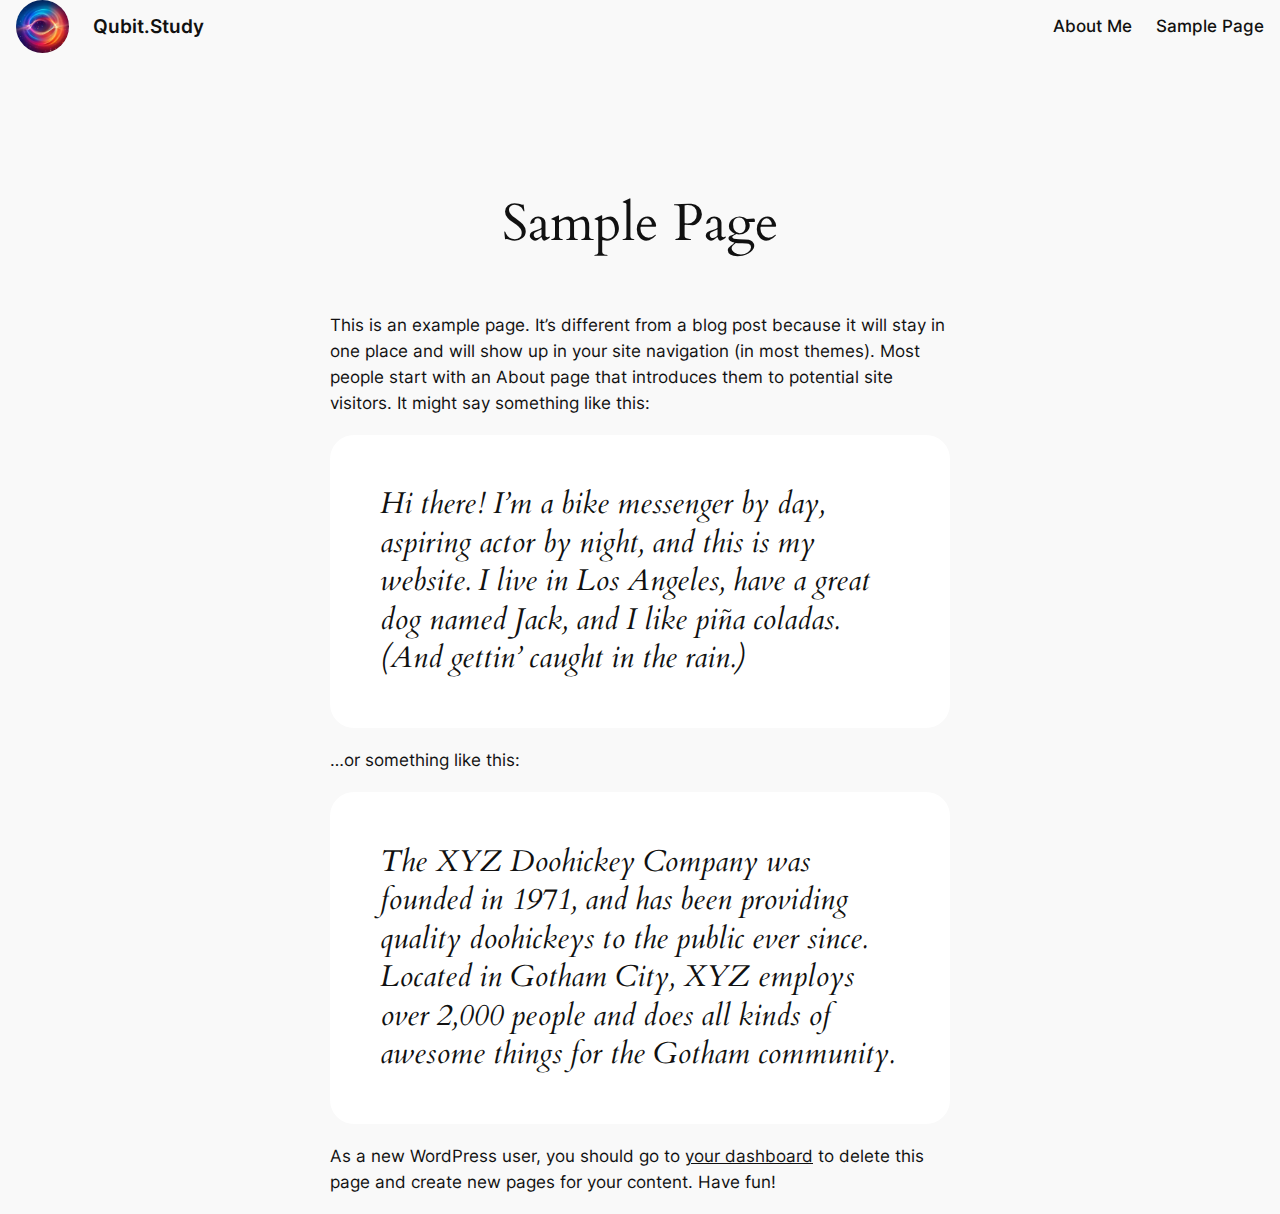
<file: sample-page/index.html>
<!DOCTYPE html>
<html lang="en-US">
<head>
	<meta charset="UTF-8">
	<meta name="viewport" content="width=device-width, initial-scale=1">
<meta name="robots" content="max-image-preview:large">
<title>Sample Page &#8211; Qubit.Study</title>
<link rel="alternate" type="application/rss+xml" title="Qubit.Study &raquo; Feed" href="/feed/">
<link rel="alternate" type="application/rss+xml" title="Qubit.Study &raquo; Comments Feed" href="/comments/feed/">
<link rel="alternate" type="application/rss+xml" title="Qubit.Study &raquo; Sample Page Comments Feed" href="/sample-page/feed/">
<script>
window._wpemojiSettings = {"baseUrl":"https:\/\/s.w.org\/images\/core\/emoji\/15.0.3\/72x72\/","ext":".png","svgUrl":"https:\/\/s.w.org\/images\/core\/emoji\/15.0.3\/svg\/","svgExt":".svg","source":{"concatemoji":"\/wp-includes\/js\/wp-emoji-release.min.js?ver=6.5.2"}};
/*! This file is auto-generated */
!function(i,n){var o,s,e;function c(e){try{var t={supportTests:e,timestamp:(new Date).valueOf()};sessionStorage.setItem(o,JSON.stringify(t))}catch(e){}}function p(e,t,n){e.clearRect(0,0,e.canvas.width,e.canvas.height),e.fillText(t,0,0);var t=new Uint32Array(e.getImageData(0,0,e.canvas.width,e.canvas.height).data),r=(e.clearRect(0,0,e.canvas.width,e.canvas.height),e.fillText(n,0,0),new Uint32Array(e.getImageData(0,0,e.canvas.width,e.canvas.height).data));return t.every(function(e,t){return e===r[t]})}function u(e,t,n){switch(t){case"flag":return n(e,"🏳️‍⚧️","🏳️​⚧️")?!1:!n(e,"🇺🇳","🇺​🇳")&&!n(e,"🏴󠁧󠁢󠁥󠁮󠁧󠁿","🏴​󠁧​󠁢​󠁥​󠁮​󠁧​󠁿");case"emoji":return!n(e,"🐦‍⬛","🐦​⬛")}return!1}function f(e,t,n){var r="undefined"!=typeof WorkerGlobalScope&&self instanceof WorkerGlobalScope?new OffscreenCanvas(300,150):i.createElement("canvas"),a=r.getContext("2d",{willReadFrequently:!0}),o=(a.textBaseline="top",a.font="600 32px Arial",{});return e.forEach(function(e){o[e]=t(a,e,n)}),o}function t(e){var t=i.createElement("script");t.src=e,t.defer=!0,i.head.appendChild(t)}"undefined"!=typeof Promise&&(o="wpEmojiSettingsSupports",s=["flag","emoji"],n.supports={everything:!0,everythingExceptFlag:!0},e=new Promise(function(e){i.addEventListener("DOMContentLoaded",e,{once:!0})}),new Promise(function(t){var n=function(){try{var e=JSON.parse(sessionStorage.getItem(o));if("object"==typeof e&&"number"==typeof e.timestamp&&(new Date).valueOf()<e.timestamp+604800&&"object"==typeof e.supportTests)return e.supportTests}catch(e){}return null}();if(!n){if("undefined"!=typeof Worker&&"undefined"!=typeof OffscreenCanvas&&"undefined"!=typeof URL&&URL.createObjectURL&&"undefined"!=typeof Blob)try{var e="postMessage("+f.toString()+"("+[JSON.stringify(s),u.toString(),p.toString()].join(",")+"));",r=new Blob([e],{type:"text/javascript"}),a=new Worker(URL.createObjectURL(r),{name:"wpTestEmojiSupports"});return void(a.onmessage=function(e){c(n=e.data),a.terminate(),t(n)})}catch(e){}c(n=f(s,u,p))}t(n)}).then(function(e){for(var t in e)n.supports[t]=e[t],n.supports.everything=n.supports.everything&&n.supports[t],"flag"!==t&&(n.supports.everythingExceptFlag=n.supports.everythingExceptFlag&&n.supports[t]);n.supports.everythingExceptFlag=n.supports.everythingExceptFlag&&!n.supports.flag,n.DOMReady=!1,n.readyCallback=function(){n.DOMReady=!0}}).then(function(){return e}).then(function(){var e;n.supports.everything||(n.readyCallback(),(e=n.source||{}).concatemoji?t(e.concatemoji):e.wpemoji&&e.twemoji&&(t(e.twemoji),t(e.wpemoji)))}))}((window,document),window._wpemojiSettings);
</script>
<style id="wp-block-site-logo-inline-css">.wp-block-site-logo{box-sizing:border-box;line-height:0}.wp-block-site-logo a{display:inline-block;line-height:0}.wp-block-site-logo.is-default-size img{height:auto;width:120px}.wp-block-site-logo img{height:auto;max-width:100%}.wp-block-site-logo a,.wp-block-site-logo img{border-radius:inherit}.wp-block-site-logo.aligncenter{margin-left:auto;margin-right:auto;text-align:center}.wp-block-site-logo.is-style-rounded{border-radius:9999px}</style>
<style id="wp-block-site-title-inline-css">.wp-block-site-title a{color:inherit}</style>
<style id="wp-block-group-inline-css">.wp-block-group{box-sizing:border-box}</style>
<style id="wp-block-page-list-inline-css">.wp-block-navigation .wp-block-page-list{align-items:var(--navigation-layout-align,initial);background-color:inherit;display:flex;flex-direction:var(--navigation-layout-direction,initial);flex-wrap:var(--navigation-layout-wrap,wrap);justify-content:var(--navigation-layout-justify,initial)}.wp-block-navigation .wp-block-navigation-item{background-color:inherit}</style>
<link rel="stylesheet" id="wp-block-navigation-css" href="/wp-includes/blocks/navigation/style.min.css?ver=6.5.2" media="all">
<style id="wp-block-spacer-inline-css">.wp-block-spacer{clear:both}</style>
<style id="wp-block-post-title-inline-css">.wp-block-post-title{box-sizing:border-box;word-break:break-word}.wp-block-post-title a{display:inline-block}</style>
<style id="wp-block-post-featured-image-inline-css">.wp-block-post-featured-image{margin-left:0;margin-right:0}.wp-block-post-featured-image a{display:block;height:100%}.wp-block-post-featured-image img{box-sizing:border-box;height:auto;max-width:100%;vertical-align:bottom;width:100%}.wp-block-post-featured-image.alignfull img,.wp-block-post-featured-image.alignwide img{width:100%}.wp-block-post-featured-image .wp-block-post-featured-image__overlay.has-background-dim{background-color:#000;inset:0;position:absolute}.wp-block-post-featured-image{position:relative}.wp-block-post-featured-image .wp-block-post-featured-image__overlay.has-background-gradient{background-color:initial}.wp-block-post-featured-image .wp-block-post-featured-image__overlay.has-background-dim-0{opacity:0}.wp-block-post-featured-image .wp-block-post-featured-image__overlay.has-background-dim-10{opacity:.1}.wp-block-post-featured-image .wp-block-post-featured-image__overlay.has-background-dim-20{opacity:.2}.wp-block-post-featured-image .wp-block-post-featured-image__overlay.has-background-dim-30{opacity:.3}.wp-block-post-featured-image .wp-block-post-featured-image__overlay.has-background-dim-40{opacity:.4}.wp-block-post-featured-image .wp-block-post-featured-image__overlay.has-background-dim-50{opacity:.5}.wp-block-post-featured-image .wp-block-post-featured-image__overlay.has-background-dim-60{opacity:.6}.wp-block-post-featured-image .wp-block-post-featured-image__overlay.has-background-dim-70{opacity:.7}.wp-block-post-featured-image .wp-block-post-featured-image__overlay.has-background-dim-80{opacity:.8}.wp-block-post-featured-image .wp-block-post-featured-image__overlay.has-background-dim-90{opacity:.9}.wp-block-post-featured-image .wp-block-post-featured-image__overlay.has-background-dim-100{opacity:1}.wp-block-post-featured-image:where(.alignleft,.alignright){width:100%}</style>
<style id="wp-block-paragraph-inline-css">.is-small-text{font-size:.875em}.is-regular-text{font-size:1em}.is-large-text{font-size:2.25em}.is-larger-text{font-size:3em}.has-drop-cap:not(:focus):first-letter{float:left;font-size:8.4em;font-style:normal;font-weight:100;line-height:.68;margin:.05em .1em 0 0;text-transform:uppercase}body.rtl .has-drop-cap:not(:focus):first-letter{float:none;margin-left:.1em}p.has-drop-cap.has-background{overflow:hidden}p.has-background{padding:1.25em 2.375em}:where(p.has-text-color:not(.has-link-color)) a{color:inherit}p.has-text-align-left[style*="writing-mode:vertical-lr"],p.has-text-align-right[style*="writing-mode:vertical-rl"]{rotate:180deg}</style>
<style id="wp-block-quote-inline-css">.wp-block-quote{box-sizing:border-box;overflow-wrap:break-word}.wp-block-quote.is-large:where(:not(.is-style-plain)),.wp-block-quote.is-style-large:where(:not(.is-style-plain)){margin-bottom:1em;padding:0 1em}.wp-block-quote.is-large:where(:not(.is-style-plain)) p,.wp-block-quote.is-style-large:where(:not(.is-style-plain)) p{font-size:1.5em;font-style:italic;line-height:1.6}.wp-block-quote.is-large:where(:not(.is-style-plain)) cite,.wp-block-quote.is-large:where(:not(.is-style-plain)) footer,.wp-block-quote.is-style-large:where(:not(.is-style-plain)) cite,.wp-block-quote.is-style-large:where(:not(.is-style-plain)) footer{font-size:1.125em;text-align:right}.wp-block-quote>cite{display:block}</style>
<style id="wp-emoji-styles-inline-css">img.wp-smiley, img.emoji {
		display: inline !important;
		border: none !important;
		box-shadow: none !important;
		height: 1em !important;
		width: 1em !important;
		margin: 0 0.07em !important;
		vertical-align: -0.1em !important;
		background: none !important;
		padding: 0 !important;
	}</style>
<style id="wp-block-library-inline-css">:root{--wp-admin-theme-color:#007cba;--wp-admin-theme-color--rgb:0,124,186;--wp-admin-theme-color-darker-10:#006ba1;--wp-admin-theme-color-darker-10--rgb:0,107,161;--wp-admin-theme-color-darker-20:#005a87;--wp-admin-theme-color-darker-20--rgb:0,90,135;--wp-admin-border-width-focus:2px;--wp-block-synced-color:#7a00df;--wp-block-synced-color--rgb:122,0,223;--wp-bound-block-color:#9747ff}@media (min-resolution:192dpi){:root{--wp-admin-border-width-focus:1.5px}}.wp-element-button{cursor:pointer}:root{--wp--preset--font-size--normal:16px;--wp--preset--font-size--huge:42px}:root .has-very-light-gray-background-color{background-color:#eee}:root .has-very-dark-gray-background-color{background-color:#313131}:root .has-very-light-gray-color{color:#eee}:root .has-very-dark-gray-color{color:#313131}:root .has-vivid-green-cyan-to-vivid-cyan-blue-gradient-background{background:linear-gradient(135deg,#00d084,#0693e3)}:root .has-purple-crush-gradient-background{background:linear-gradient(135deg,#34e2e4,#4721fb 50%,#ab1dfe)}:root .has-hazy-dawn-gradient-background{background:linear-gradient(135deg,#faaca8,#dad0ec)}:root .has-subdued-olive-gradient-background{background:linear-gradient(135deg,#fafae1,#67a671)}:root .has-atomic-cream-gradient-background{background:linear-gradient(135deg,#fdd79a,#004a59)}:root .has-nightshade-gradient-background{background:linear-gradient(135deg,#330968,#31cdcf)}:root .has-midnight-gradient-background{background:linear-gradient(135deg,#020381,#2874fc)}.has-regular-font-size{font-size:1em}.has-larger-font-size{font-size:2.625em}.has-normal-font-size{font-size:var(--wp--preset--font-size--normal)}.has-huge-font-size{font-size:var(--wp--preset--font-size--huge)}.has-text-align-center{text-align:center}.has-text-align-left{text-align:left}.has-text-align-right{text-align:right}#end-resizable-editor-section{display:none}.aligncenter{clear:both}.items-justified-left{justify-content:flex-start}.items-justified-center{justify-content:center}.items-justified-right{justify-content:flex-end}.items-justified-space-between{justify-content:space-between}.screen-reader-text{border:0;clip:rect(1px,1px,1px,1px);-webkit-clip-path:inset(50%);clip-path:inset(50%);height:1px;margin:-1px;overflow:hidden;padding:0;position:absolute;width:1px;word-wrap:normal!important}.screen-reader-text:focus{background-color:#ddd;clip:auto!important;-webkit-clip-path:none;clip-path:none;color:#444;display:block;font-size:1em;height:auto;left:5px;line-height:normal;padding:15px 23px 14px;text-decoration:none;top:5px;width:auto;z-index:100000}html :where(.has-border-color){border-style:solid}html :where([style*=border-top-color]){border-top-style:solid}html :where([style*=border-right-color]){border-right-style:solid}html :where([style*=border-bottom-color]){border-bottom-style:solid}html :where([style*=border-left-color]){border-left-style:solid}html :where([style*=border-width]){border-style:solid}html :where([style*=border-top-width]){border-top-style:solid}html :where([style*=border-right-width]){border-right-style:solid}html :where([style*=border-bottom-width]){border-bottom-style:solid}html :where([style*=border-left-width]){border-left-style:solid}html :where(img[class*=wp-image-]){height:auto;max-width:100%}:where(figure){margin:0 0 1em}html :where(.is-position-sticky){--wp-admin--admin-bar--position-offset:var(--wp-admin--admin-bar--height,0px)}@media screen and (max-width:600px){html :where(.is-position-sticky){--wp-admin--admin-bar--position-offset:0px}}</style>
<style id="global-styles-inline-css">body{--wp--preset--color--black: #000000;--wp--preset--color--cyan-bluish-gray: #abb8c3;--wp--preset--color--white: #ffffff;--wp--preset--color--pale-pink: #f78da7;--wp--preset--color--vivid-red: #cf2e2e;--wp--preset--color--luminous-vivid-orange: #ff6900;--wp--preset--color--luminous-vivid-amber: #fcb900;--wp--preset--color--light-green-cyan: #7bdcb5;--wp--preset--color--vivid-green-cyan: #00d084;--wp--preset--color--pale-cyan-blue: #8ed1fc;--wp--preset--color--vivid-cyan-blue: #0693e3;--wp--preset--color--vivid-purple: #9b51e0;--wp--preset--color--base: #f9f9f9;--wp--preset--color--base-2: #ffffff;--wp--preset--color--contrast: #111111;--wp--preset--color--contrast-2: #636363;--wp--preset--color--contrast-3: #A4A4A4;--wp--preset--color--accent: #cfcabe;--wp--preset--color--accent-2: #c2a990;--wp--preset--color--accent-3: #d8613c;--wp--preset--color--accent-4: #b1c5a4;--wp--preset--color--accent-5: #b5bdbc;--wp--preset--gradient--vivid-cyan-blue-to-vivid-purple: linear-gradient(135deg,rgba(6,147,227,1) 0%,rgb(155,81,224) 100%);--wp--preset--gradient--light-green-cyan-to-vivid-green-cyan: linear-gradient(135deg,rgb(122,220,180) 0%,rgb(0,208,130) 100%);--wp--preset--gradient--luminous-vivid-amber-to-luminous-vivid-orange: linear-gradient(135deg,rgba(252,185,0,1) 0%,rgba(255,105,0,1) 100%);--wp--preset--gradient--luminous-vivid-orange-to-vivid-red: linear-gradient(135deg,rgba(255,105,0,1) 0%,rgb(207,46,46) 100%);--wp--preset--gradient--very-light-gray-to-cyan-bluish-gray: linear-gradient(135deg,rgb(238,238,238) 0%,rgb(169,184,195) 100%);--wp--preset--gradient--cool-to-warm-spectrum: linear-gradient(135deg,rgb(74,234,220) 0%,rgb(151,120,209) 20%,rgb(207,42,186) 40%,rgb(238,44,130) 60%,rgb(251,105,98) 80%,rgb(254,248,76) 100%);--wp--preset--gradient--blush-light-purple: linear-gradient(135deg,rgb(255,206,236) 0%,rgb(152,150,240) 100%);--wp--preset--gradient--blush-bordeaux: linear-gradient(135deg,rgb(254,205,165) 0%,rgb(254,45,45) 50%,rgb(107,0,62) 100%);--wp--preset--gradient--luminous-dusk: linear-gradient(135deg,rgb(255,203,112) 0%,rgb(199,81,192) 50%,rgb(65,88,208) 100%);--wp--preset--gradient--pale-ocean: linear-gradient(135deg,rgb(255,245,203) 0%,rgb(182,227,212) 50%,rgb(51,167,181) 100%);--wp--preset--gradient--electric-grass: linear-gradient(135deg,rgb(202,248,128) 0%,rgb(113,206,126) 100%);--wp--preset--gradient--midnight: linear-gradient(135deg,rgb(2,3,129) 0%,rgb(40,116,252) 100%);--wp--preset--gradient--gradient-1: linear-gradient(to bottom, #cfcabe 0%, #F9F9F9 100%);--wp--preset--gradient--gradient-2: linear-gradient(to bottom, #C2A990 0%, #F9F9F9 100%);--wp--preset--gradient--gradient-3: linear-gradient(to bottom, #D8613C 0%, #F9F9F9 100%);--wp--preset--gradient--gradient-4: linear-gradient(to bottom, #B1C5A4 0%, #F9F9F9 100%);--wp--preset--gradient--gradient-5: linear-gradient(to bottom, #B5BDBC 0%, #F9F9F9 100%);--wp--preset--gradient--gradient-6: linear-gradient(to bottom, #A4A4A4 0%, #F9F9F9 100%);--wp--preset--gradient--gradient-7: linear-gradient(to bottom, #cfcabe 50%, #F9F9F9 50%);--wp--preset--gradient--gradient-8: linear-gradient(to bottom, #C2A990 50%, #F9F9F9 50%);--wp--preset--gradient--gradient-9: linear-gradient(to bottom, #D8613C 50%, #F9F9F9 50%);--wp--preset--gradient--gradient-10: linear-gradient(to bottom, #B1C5A4 50%, #F9F9F9 50%);--wp--preset--gradient--gradient-11: linear-gradient(to bottom, #B5BDBC 50%, #F9F9F9 50%);--wp--preset--gradient--gradient-12: linear-gradient(to bottom, #A4A4A4 50%, #F9F9F9 50%);--wp--preset--font-size--small: 0.9rem;--wp--preset--font-size--medium: 1.05rem;--wp--preset--font-size--large: clamp(1.39rem, 1.39rem + ((1vw - 0.2rem) * 0.767), 1.85rem);--wp--preset--font-size--x-large: clamp(1.85rem, 1.85rem + ((1vw - 0.2rem) * 1.083), 2.5rem);--wp--preset--font-size--xx-large: clamp(2.5rem, 2.5rem + ((1vw - 0.2rem) * 1.283), 3.27rem);--wp--preset--font-family--body: "Inter", sans-serif;--wp--preset--font-family--heading: Cardo;--wp--preset--font-family--system-sans-serif: -apple-system, BlinkMacSystemFont, avenir next, avenir, segoe ui, helvetica neue, helvetica, Cantarell, Ubuntu, roboto, noto, arial, sans-serif;--wp--preset--font-family--system-serif: Iowan Old Style, Apple Garamond, Baskerville, Times New Roman, Droid Serif, Times, Source Serif Pro, serif, Apple Color Emoji, Segoe UI Emoji, Segoe UI Symbol;--wp--preset--spacing--10: 1rem;--wp--preset--spacing--20: min(1.5rem, 2vw);--wp--preset--spacing--30: min(2.5rem, 3vw);--wp--preset--spacing--40: min(4rem, 5vw);--wp--preset--spacing--50: min(6.5rem, 8vw);--wp--preset--spacing--60: min(10.5rem, 13vw);--wp--preset--shadow--natural: 6px 6px 9px rgba(0, 0, 0, 0.2);--wp--preset--shadow--deep: 12px 12px 50px rgba(0, 0, 0, 0.4);--wp--preset--shadow--sharp: 6px 6px 0px rgba(0, 0, 0, 0.2);--wp--preset--shadow--outlined: 6px 6px 0px -3px rgba(255, 255, 255, 1), 6px 6px rgba(0, 0, 0, 1);--wp--preset--shadow--crisp: 6px 6px 0px rgba(0, 0, 0, 1);}body { margin: 0;--wp--style--global--content-size: 620px;--wp--style--global--wide-size: 1280px; }.wp-site-blocks { padding-top: var(--wp--style--root--padding-top); padding-bottom: var(--wp--style--root--padding-bottom); }.has-global-padding { padding-right: var(--wp--style--root--padding-right); padding-left: var(--wp--style--root--padding-left); }.has-global-padding :where(.has-global-padding:not(.wp-block-block)) { padding-right: 0; padding-left: 0; }.has-global-padding > .alignfull { margin-right: calc(var(--wp--style--root--padding-right) * -1); margin-left: calc(var(--wp--style--root--padding-left) * -1); }.has-global-padding :where(.has-global-padding:not(.wp-block-block)) > .alignfull { margin-right: 0; margin-left: 0; }.has-global-padding > .alignfull:where(:not(.has-global-padding):not(.is-layout-flex):not(.is-layout-grid)) > :where([class*="wp-block-"]:not(.alignfull):not([class*="__"]),p,h1,h2,h3,h4,h5,h6,ul,ol) { padding-right: var(--wp--style--root--padding-right); padding-left: var(--wp--style--root--padding-left); }.has-global-padding :where(.has-global-padding) > .alignfull:where(:not(.has-global-padding)) > :where([class*="wp-block-"]:not(.alignfull):not([class*="__"]),p,h1,h2,h3,h4,h5,h6,ul,ol) { padding-right: 0; padding-left: 0; }.wp-site-blocks > .alignleft { float: left; margin-right: 2em; }.wp-site-blocks > .alignright { float: right; margin-left: 2em; }.wp-site-blocks > .aligncenter { justify-content: center; margin-left: auto; margin-right: auto; }:where(.wp-site-blocks) > * { margin-block-start: 1.2rem; margin-block-end: 0; }:where(.wp-site-blocks) > :first-child:first-child { margin-block-start: 0; }:where(.wp-site-blocks) > :last-child:last-child { margin-block-end: 0; }body { --wp--style--block-gap: 1.2rem; }:where(body .is-layout-flow)  > :first-child:first-child{margin-block-start: 0;}:where(body .is-layout-flow)  > :last-child:last-child{margin-block-end: 0;}:where(body .is-layout-flow)  > *{margin-block-start: 1.2rem;margin-block-end: 0;}:where(body .is-layout-constrained)  > :first-child:first-child{margin-block-start: 0;}:where(body .is-layout-constrained)  > :last-child:last-child{margin-block-end: 0;}:where(body .is-layout-constrained)  > *{margin-block-start: 1.2rem;margin-block-end: 0;}:where(body .is-layout-flex) {gap: 1.2rem;}:where(body .is-layout-grid) {gap: 1.2rem;}body .is-layout-flow > .alignleft{float: left;margin-inline-start: 0;margin-inline-end: 2em;}body .is-layout-flow > .alignright{float: right;margin-inline-start: 2em;margin-inline-end: 0;}body .is-layout-flow > .aligncenter{margin-left: auto !important;margin-right: auto !important;}body .is-layout-constrained > .alignleft{float: left;margin-inline-start: 0;margin-inline-end: 2em;}body .is-layout-constrained > .alignright{float: right;margin-inline-start: 2em;margin-inline-end: 0;}body .is-layout-constrained > .aligncenter{margin-left: auto !important;margin-right: auto !important;}body .is-layout-constrained > :where(:not(.alignleft):not(.alignright):not(.alignfull)){max-width: var(--wp--style--global--content-size);margin-left: auto !important;margin-right: auto !important;}body .is-layout-constrained > .alignwide{max-width: var(--wp--style--global--wide-size);}body .is-layout-flex{display: flex;}body .is-layout-flex{flex-wrap: wrap;align-items: center;}body .is-layout-flex > *{margin: 0;}body .is-layout-grid{display: grid;}body .is-layout-grid > *{margin: 0;}body{background-color: var(--wp--preset--color--base);color: var(--wp--preset--color--contrast);font-family: var(--wp--preset--font-family--body);font-size: var(--wp--preset--font-size--medium);font-style: normal;font-weight: 400;line-height: 1.55;--wp--style--root--padding-top: 0px;--wp--style--root--padding-right: var(--wp--preset--spacing--30);--wp--style--root--padding-bottom: 0px;--wp--style--root--padding-left: var(--wp--preset--spacing--30);}a:where(:not(.wp-element-button)){color: var(--wp--preset--color--contrast);text-decoration: underline;}a:where(:not(.wp-element-button)):hover{text-decoration: none;}h1, h2, h3, h4, h5, h6{color: var(--wp--preset--color--contrast);font-family: var(--wp--preset--font-family--heading);font-weight: 400;line-height: 1.2;}h1{font-size: var(--wp--preset--font-size--xx-large);line-height: 1.15;}h2{font-size: var(--wp--preset--font-size--x-large);}h3{font-size: var(--wp--preset--font-size--large);}h4{font-size: clamp(1.1rem, 1.1rem + ((1vw - 0.2rem) * 0.767), 1.5rem);}h5{font-size: var(--wp--preset--font-size--medium);}h6{font-size: var(--wp--preset--font-size--small);}.wp-element-button, .wp-block-button__link{background-color: var(--wp--preset--color--contrast);border-radius: .33rem;border-color: var(--wp--preset--color--contrast);border-width: 0;color: var(--wp--preset--color--base);font-family: inherit;font-size: var(--wp--preset--font-size--small);font-style: normal;font-weight: 500;line-height: inherit;padding-top: 0.6rem;padding-right: 1rem;padding-bottom: 0.6rem;padding-left: 1rem;text-decoration: none;}.wp-element-button:hover, .wp-block-button__link:hover{background-color: var(--wp--preset--color--contrast-2);border-color: var(--wp--preset--color--contrast-2);color: var(--wp--preset--color--base);}.wp-element-button:focus, .wp-block-button__link:focus{background-color: var(--wp--preset--color--contrast-2);border-color: var(--wp--preset--color--contrast-2);color: var(--wp--preset--color--base);outline-color: var(--wp--preset--color--contrast);outline-offset: 2px;}.wp-element-button:active, .wp-block-button__link:active{background-color: var(--wp--preset--color--contrast);color: var(--wp--preset--color--base);}.wp-element-caption, .wp-block-audio figcaption, .wp-block-embed figcaption, .wp-block-gallery figcaption, .wp-block-image figcaption, .wp-block-table figcaption, .wp-block-video figcaption{color: var(--wp--preset--color--contrast-2);font-family: var(--wp--preset--font-family--body);font-size: 0.8rem;}.has-black-color{color: var(--wp--preset--color--black) !important;}.has-cyan-bluish-gray-color{color: var(--wp--preset--color--cyan-bluish-gray) !important;}.has-white-color{color: var(--wp--preset--color--white) !important;}.has-pale-pink-color{color: var(--wp--preset--color--pale-pink) !important;}.has-vivid-red-color{color: var(--wp--preset--color--vivid-red) !important;}.has-luminous-vivid-orange-color{color: var(--wp--preset--color--luminous-vivid-orange) !important;}.has-luminous-vivid-amber-color{color: var(--wp--preset--color--luminous-vivid-amber) !important;}.has-light-green-cyan-color{color: var(--wp--preset--color--light-green-cyan) !important;}.has-vivid-green-cyan-color{color: var(--wp--preset--color--vivid-green-cyan) !important;}.has-pale-cyan-blue-color{color: var(--wp--preset--color--pale-cyan-blue) !important;}.has-vivid-cyan-blue-color{color: var(--wp--preset--color--vivid-cyan-blue) !important;}.has-vivid-purple-color{color: var(--wp--preset--color--vivid-purple) !important;}.has-base-color{color: var(--wp--preset--color--base) !important;}.has-base-2-color{color: var(--wp--preset--color--base-2) !important;}.has-contrast-color{color: var(--wp--preset--color--contrast) !important;}.has-contrast-2-color{color: var(--wp--preset--color--contrast-2) !important;}.has-contrast-3-color{color: var(--wp--preset--color--contrast-3) !important;}.has-accent-color{color: var(--wp--preset--color--accent) !important;}.has-accent-2-color{color: var(--wp--preset--color--accent-2) !important;}.has-accent-3-color{color: var(--wp--preset--color--accent-3) !important;}.has-accent-4-color{color: var(--wp--preset--color--accent-4) !important;}.has-accent-5-color{color: var(--wp--preset--color--accent-5) !important;}.has-black-background-color{background-color: var(--wp--preset--color--black) !important;}.has-cyan-bluish-gray-background-color{background-color: var(--wp--preset--color--cyan-bluish-gray) !important;}.has-white-background-color{background-color: var(--wp--preset--color--white) !important;}.has-pale-pink-background-color{background-color: var(--wp--preset--color--pale-pink) !important;}.has-vivid-red-background-color{background-color: var(--wp--preset--color--vivid-red) !important;}.has-luminous-vivid-orange-background-color{background-color: var(--wp--preset--color--luminous-vivid-orange) !important;}.has-luminous-vivid-amber-background-color{background-color: var(--wp--preset--color--luminous-vivid-amber) !important;}.has-light-green-cyan-background-color{background-color: var(--wp--preset--color--light-green-cyan) !important;}.has-vivid-green-cyan-background-color{background-color: var(--wp--preset--color--vivid-green-cyan) !important;}.has-pale-cyan-blue-background-color{background-color: var(--wp--preset--color--pale-cyan-blue) !important;}.has-vivid-cyan-blue-background-color{background-color: var(--wp--preset--color--vivid-cyan-blue) !important;}.has-vivid-purple-background-color{background-color: var(--wp--preset--color--vivid-purple) !important;}.has-base-background-color{background-color: var(--wp--preset--color--base) !important;}.has-base-2-background-color{background-color: var(--wp--preset--color--base-2) !important;}.has-contrast-background-color{background-color: var(--wp--preset--color--contrast) !important;}.has-contrast-2-background-color{background-color: var(--wp--preset--color--contrast-2) !important;}.has-contrast-3-background-color{background-color: var(--wp--preset--color--contrast-3) !important;}.has-accent-background-color{background-color: var(--wp--preset--color--accent) !important;}.has-accent-2-background-color{background-color: var(--wp--preset--color--accent-2) !important;}.has-accent-3-background-color{background-color: var(--wp--preset--color--accent-3) !important;}.has-accent-4-background-color{background-color: var(--wp--preset--color--accent-4) !important;}.has-accent-5-background-color{background-color: var(--wp--preset--color--accent-5) !important;}.has-black-border-color{border-color: var(--wp--preset--color--black) !important;}.has-cyan-bluish-gray-border-color{border-color: var(--wp--preset--color--cyan-bluish-gray) !important;}.has-white-border-color{border-color: var(--wp--preset--color--white) !important;}.has-pale-pink-border-color{border-color: var(--wp--preset--color--pale-pink) !important;}.has-vivid-red-border-color{border-color: var(--wp--preset--color--vivid-red) !important;}.has-luminous-vivid-orange-border-color{border-color: var(--wp--preset--color--luminous-vivid-orange) !important;}.has-luminous-vivid-amber-border-color{border-color: var(--wp--preset--color--luminous-vivid-amber) !important;}.has-light-green-cyan-border-color{border-color: var(--wp--preset--color--light-green-cyan) !important;}.has-vivid-green-cyan-border-color{border-color: var(--wp--preset--color--vivid-green-cyan) !important;}.has-pale-cyan-blue-border-color{border-color: var(--wp--preset--color--pale-cyan-blue) !important;}.has-vivid-cyan-blue-border-color{border-color: var(--wp--preset--color--vivid-cyan-blue) !important;}.has-vivid-purple-border-color{border-color: var(--wp--preset--color--vivid-purple) !important;}.has-base-border-color{border-color: var(--wp--preset--color--base) !important;}.has-base-2-border-color{border-color: var(--wp--preset--color--base-2) !important;}.has-contrast-border-color{border-color: var(--wp--preset--color--contrast) !important;}.has-contrast-2-border-color{border-color: var(--wp--preset--color--contrast-2) !important;}.has-contrast-3-border-color{border-color: var(--wp--preset--color--contrast-3) !important;}.has-accent-border-color{border-color: var(--wp--preset--color--accent) !important;}.has-accent-2-border-color{border-color: var(--wp--preset--color--accent-2) !important;}.has-accent-3-border-color{border-color: var(--wp--preset--color--accent-3) !important;}.has-accent-4-border-color{border-color: var(--wp--preset--color--accent-4) !important;}.has-accent-5-border-color{border-color: var(--wp--preset--color--accent-5) !important;}.has-vivid-cyan-blue-to-vivid-purple-gradient-background{background: var(--wp--preset--gradient--vivid-cyan-blue-to-vivid-purple) !important;}.has-light-green-cyan-to-vivid-green-cyan-gradient-background{background: var(--wp--preset--gradient--light-green-cyan-to-vivid-green-cyan) !important;}.has-luminous-vivid-amber-to-luminous-vivid-orange-gradient-background{background: var(--wp--preset--gradient--luminous-vivid-amber-to-luminous-vivid-orange) !important;}.has-luminous-vivid-orange-to-vivid-red-gradient-background{background: var(--wp--preset--gradient--luminous-vivid-orange-to-vivid-red) !important;}.has-very-light-gray-to-cyan-bluish-gray-gradient-background{background: var(--wp--preset--gradient--very-light-gray-to-cyan-bluish-gray) !important;}.has-cool-to-warm-spectrum-gradient-background{background: var(--wp--preset--gradient--cool-to-warm-spectrum) !important;}.has-blush-light-purple-gradient-background{background: var(--wp--preset--gradient--blush-light-purple) !important;}.has-blush-bordeaux-gradient-background{background: var(--wp--preset--gradient--blush-bordeaux) !important;}.has-luminous-dusk-gradient-background{background: var(--wp--preset--gradient--luminous-dusk) !important;}.has-pale-ocean-gradient-background{background: var(--wp--preset--gradient--pale-ocean) !important;}.has-electric-grass-gradient-background{background: var(--wp--preset--gradient--electric-grass) !important;}.has-midnight-gradient-background{background: var(--wp--preset--gradient--midnight) !important;}.has-gradient-1-gradient-background{background: var(--wp--preset--gradient--gradient-1) !important;}.has-gradient-2-gradient-background{background: var(--wp--preset--gradient--gradient-2) !important;}.has-gradient-3-gradient-background{background: var(--wp--preset--gradient--gradient-3) !important;}.has-gradient-4-gradient-background{background: var(--wp--preset--gradient--gradient-4) !important;}.has-gradient-5-gradient-background{background: var(--wp--preset--gradient--gradient-5) !important;}.has-gradient-6-gradient-background{background: var(--wp--preset--gradient--gradient-6) !important;}.has-gradient-7-gradient-background{background: var(--wp--preset--gradient--gradient-7) !important;}.has-gradient-8-gradient-background{background: var(--wp--preset--gradient--gradient-8) !important;}.has-gradient-9-gradient-background{background: var(--wp--preset--gradient--gradient-9) !important;}.has-gradient-10-gradient-background{background: var(--wp--preset--gradient--gradient-10) !important;}.has-gradient-11-gradient-background{background: var(--wp--preset--gradient--gradient-11) !important;}.has-gradient-12-gradient-background{background: var(--wp--preset--gradient--gradient-12) !important;}.has-small-font-size{font-size: var(--wp--preset--font-size--small) !important;}.has-medium-font-size{font-size: var(--wp--preset--font-size--medium) !important;}.has-large-font-size{font-size: var(--wp--preset--font-size--large) !important;}.has-x-large-font-size{font-size: var(--wp--preset--font-size--x-large) !important;}.has-xx-large-font-size{font-size: var(--wp--preset--font-size--xx-large) !important;}.has-body-font-family{font-family: var(--wp--preset--font-family--body) !important;}.has-heading-font-family{font-family: var(--wp--preset--font-family--heading) !important;}.has-system-sans-serif-font-family{font-family: var(--wp--preset--font-family--system-sans-serif) !important;}.has-system-serif-font-family{font-family: var(--wp--preset--font-family--system-serif) !important;}
.wp-block-navigation{font-weight: 500;}
.wp-block-navigation a:where(:not(.wp-element-button)){color: inherit;text-decoration: none;}
.wp-block-navigation a:where(:not(.wp-element-button)):hover{text-decoration: underline;}
.wp-block-post-featured-image img, .wp-block-post-featured-image .block-editor-media-placeholder, .wp-block-post-featured-image .wp-block-post-featured-image__overlay{border-radius: var(--wp--preset--spacing--20);}
.wp-block-post-title a:where(:not(.wp-element-button)){text-decoration: none;}
.wp-block-post-title a:where(:not(.wp-element-button)):hover{text-decoration: underline;}
.wp-block-quote{background-color: var(--wp--preset--color--base-2);border-radius: var(--wp--preset--spacing--20);font-family: var(--wp--preset--font-family--heading);font-size: var(--wp--preset--font-size--large);font-style: italic;line-height: 1.3;padding-top: calc(var(--wp--preset--spacing--30) + 0.75rem);padding-right: calc(var(--wp--preset--spacing--30) + 0.75rem);padding-bottom: calc(var(--wp--preset--spacing--30) + 0.75rem);padding-left: calc(var(--wp--preset--spacing--30) + 0.75rem);}.wp-block-quote.is-style-plain{background-color: transparent;border-radius: 0;border-color: var(--wp--preset--color--contrast);border-width: 0;border-style: solid;font-family: var(--wp--preset--font-family--body);font-size: var(--wp--preset--font-size--medium);font-style: normal;line-height: 1.5;padding-top: var(--wp--preset--spacing--20);padding-right: var(--wp--preset--spacing--20);padding-bottom: var(--wp--preset--spacing--20);padding-left: var(--wp--preset--spacing--20);}
.wp-block-quote cite{font-family: var(--wp--preset--font-family--body);font-size: var(--wp--preset--font-size--small);font-style: normal;}
.wp-block-site-title{font-family: var(--wp--preset--font-family--body);font-size: clamp(0.875rem, 0.875rem + ((1vw - 0.2rem) * 0.542), 1.2rem);font-style: normal;font-weight: 600;}
.wp-block-site-title a:where(:not(.wp-element-button)){text-decoration: none;}
.wp-block-site-title a:where(:not(.wp-element-button)):hover{text-decoration: none;}
:where(.wp-site-blocks *:focus){outline-width:2px;outline-style:solid}.wp-block-calendar.wp-block-calendar table:where(:not(.has-text-color)) th{background-color:var(--wp--preset--color--contrast-2);color:var(--wp--preset--color--base);border-color:var(--wp--preset--color--contrast-2)}.wp-block-calendar table:where(:not(.has-text-color)) td{border-color:var(--wp--preset--color--contrast-2)}.wp-block-categories{}.wp-block-categories{list-style-type:none;}.wp-block-categories li{margin-bottom: 0.5rem;}.wp-block-post-comments-form{}.wp-block-post-comments-form textarea, .wp-block-post-comments-form input{border-radius:.33rem}.wp-block-loginout{}.wp-block-loginout input{border-radius:.33rem;padding:calc(0.667em + 2px);border:1px solid #949494;}.wp-block-post-terms{}.wp-block-post-terms .wp-block-post-terms__prefix{color: var(--wp--preset--color--contrast-2);}.wp-block-query-title{}.wp-block-query-title span{font-style: italic;}.wp-block-quote{}.wp-block-quote :where(p){margin-block-start:0;margin-block-end:calc(var(--wp--preset--spacing--10) + 0.5rem);}.wp-block-quote :where(:last-child){margin-block-end:0;}.wp-block-quote.has-text-align-right.is-style-plain, .rtl .is-style-plain.wp-block-quote:not(.has-text-align-center):not(.has-text-align-left){border-width: 0 2px 0 0;padding-left:calc(var(--wp--preset--spacing--20) + 0.5rem);padding-right:calc(var(--wp--preset--spacing--20) + 0.5rem);}.wp-block-quote.has-text-align-left.is-style-plain, body:not(.rtl) .is-style-plain.wp-block-quote:not(.has-text-align-center):not(.has-text-align-right){border-width: 0 0 0 2px;padding-left:calc(var(--wp--preset--spacing--20) + 0.5rem);padding-right:calc(var(--wp--preset--spacing--20) + 0.5rem)}.wp-block-search{}.wp-block-search .wp-block-search__input{border-radius:.33rem}.wp-block-separator{}.wp-block-separator:not(.is-style-wide):not(.is-style-dots):not(.alignwide):not(.alignfull){width: var(--wp--preset--spacing--60)}</style>
<style id="core-block-supports-inline-css">.wp-container-core-group-is-layout-1.wp-container-core-group-is-layout-1 > *{margin-block-start:0;margin-block-end:0;}.wp-container-core-group-is-layout-1.wp-container-core-group-is-layout-1.wp-container-core-group-is-layout-1.wp-container-core-group-is-layout-1 > * + *{margin-block-start:0px;margin-block-end:0;}.wp-container-core-group-is-layout-2.wp-container-core-group-is-layout-2{gap:var(--wp--preset--spacing--20);}.wp-container-core-navigation-is-layout-1.wp-container-core-navigation-is-layout-1{gap:var(--wp--preset--spacing--20);justify-content:flex-end;}.wp-container-core-group-is-layout-3.wp-container-core-group-is-layout-3{flex-wrap:nowrap;justify-content:flex-start;}.wp-container-core-group-is-layout-4.wp-container-core-group-is-layout-4{gap:0;justify-content:space-between;}.wp-container-core-group-is-layout-5.wp-container-core-group-is-layout-5 > *{margin-block-start:0;margin-block-end:0;}.wp-container-core-group-is-layout-5.wp-container-core-group-is-layout-5.wp-container-core-group-is-layout-5.wp-container-core-group-is-layout-5 > * + *{margin-block-start:0;margin-block-end:0;}</style>
<style id="wp-block-template-skip-link-inline-css">.skip-link.screen-reader-text {
			border: 0;
			clip: rect(1px,1px,1px,1px);
			clip-path: inset(50%);
			height: 1px;
			margin: -1px;
			overflow: hidden;
			padding: 0;
			position: absolute !important;
			width: 1px;
			word-wrap: normal !important;
		}

		.skip-link.screen-reader-text:focus {
			background-color: #eee;
			clip: auto !important;
			clip-path: none;
			color: #444;
			display: block;
			font-size: 1em;
			height: auto;
			left: 5px;
			line-height: normal;
			padding: 15px 23px 14px;
			text-decoration: none;
			top: 5px;
			width: auto;
			z-index: 100000;
		}</style>
<link rel="https://api.w.org/" href="/wp-json/">
<link rel="alternate" type="application/json" href="/wp-json/wp/v2/pages/2">
<link rel="EditURI" type="application/rsd+xml" title="RSD" href="/xmlrpc.php?rsd">
<meta name="generator" content="WordPress 6.5.2">
<link rel="canonical" href="/sample-page/">
<link rel="shortlink" href="/?p=2">
<link rel="alternate" type="application/json+oembed" href="/wp-json/oembed/1.0/embed?url=http%3A%2F%2F%2Fsample-page%2F">
<link rel="alternate" type="text/xml+oembed" href="/wp-json/oembed/1.0/embed?url=http%3A%2F%2F%2Fsample-page%2F#038;format=xml">
<script id="wp-load-polyfill-importmap">
( HTMLScriptElement.supports && HTMLScriptElement.supports("importmap") ) || document.write( '<script src="http://qubitstudy.local/wp-includes/js/dist/vendor/wp-polyfill-importmap.min.js?ver=1.8.2"><\/scr' + 'ipt>' );
</script>
<script type="importmap" id="wp-importmap">{"imports":{"@wordpress\/interactivity":"\/wp-includes\/js\/dist\/interactivity.min.js?ver=6.5.2"}}</script>
<script type="module" src="/wp-includes/blocks/navigation/view.min.js?ver=6.5.2" id="@wordpress/block-library/navigation-js-module"></script>
<link rel="modulepreload" href="/wp-includes/js/dist/interactivity.min.js?ver=6.5.2" id="@wordpress/interactivity-js-modulepreload">
<style id="wp-fonts-local">@font-face{font-family:Inter;font-style:normal;font-weight:300 900;font-display:fallback;src:url('/wp-content/themes/twentytwentyfour/assets/fonts/inter/Inter-VariableFont_slnt,wght.woff2') format('woff2');font-stretch:normal;}
@font-face{font-family:Cardo;font-style:normal;font-weight:400;font-display:fallback;src:url('/wp-content/themes/twentytwentyfour/assets/fonts/cardo/cardo_normal_400.woff2') format('woff2');}
@font-face{font-family:Cardo;font-style:italic;font-weight:400;font-display:fallback;src:url('/wp-content/themes/twentytwentyfour/assets/fonts/cardo/cardo_italic_400.woff2') format('woff2');}
@font-face{font-family:Cardo;font-style:normal;font-weight:700;font-display:fallback;src:url('/wp-content/themes/twentytwentyfour/assets/fonts/cardo/cardo_normal_700.woff2') format('woff2');}</style>
<link rel="icon" href="/wp-content/uploads/2024/04/dallc2b7e-2024-04-23-00.11.02-a-colorful-abstract-quantum-inspired-image-suitable-for-background-use.-the-image-features-a-soft-gradient-of-vibrant-colors-in-a-simple-non-complic-150x150.jpg" sizes="32x32">
<link rel="icon" href="/wp-content/uploads/2024/04/dallc2b7e-2024-04-23-00.11.02-a-colorful-abstract-quantum-inspired-image-suitable-for-background-use.-the-image-features-a-soft-gradient-of-vibrant-colors-in-a-simple-non-complic-300x300.jpg" sizes="192x192">
<link rel="apple-touch-icon" href="/wp-content/uploads/2024/04/dallc2b7e-2024-04-23-00.11.02-a-colorful-abstract-quantum-inspired-image-suitable-for-background-use.-the-image-features-a-soft-gradient-of-vibrant-colors-in-a-simple-non-complic-300x300.jpg">
<meta name="msapplication-TileImage" content="/wp-content/uploads/2024/04/dallc2b7e-2024-04-23-00.11.02-a-colorful-abstract-quantum-inspired-image-suitable-for-background-use.-the-image-features-a-soft-gradient-of-vibrant-colors-in-a-simple-non-complic-300x300.jpg">
</head>

<body class="page-template-default page page-id-2 wp-custom-logo wp-embed-responsive">

<div class="wp-site-blocks">
<header class="wp-block-template-part">
<div class="wp-block-group alignwide has-base-background-color has-background is-layout-flow wp-container-core-group-is-layout-5 wp-block-group-is-layout-flow" style="margin-top:0;margin-bottom:0;padding-top:0px;padding-right:0;padding-bottom:0px;padding-left:0">
<div class="wp-block-group alignwide is-content-justification-space-between is-layout-flex wp-container-core-group-is-layout-4 wp-block-group-is-layout-flex" style="margin-top:0;margin-bottom:0;padding-top:0;padding-right:var(--wp--preset--spacing--10);padding-bottom:0;padding-left:var(--wp--preset--spacing--10)">
<div class="wp-block-group is-layout-flex wp-container-core-group-is-layout-2 wp-block-group-is-layout-flex">
<div class="is-style-rounded wp-block-site-logo"><a href="/" class="custom-logo-link" rel="home"><img width="53" height="53" src="/wp-content/uploads/2024/04/dallc2b7e-2024-04-23-00.11.02-a-colorful-abstract-quantum-inspired-image-suitable-for-background-use.-the-image-features-a-soft-gradient-of-vibrant-colors-in-a-simple-non-complic.jpg" class="custom-logo" alt="Qubit.Study" decoding="async" srcset="/wp-content/uploads/2024/04/dallc2b7e-2024-04-23-00.11.02-a-colorful-abstract-quantum-inspired-image-suitable-for-background-use.-the-image-features-a-soft-gradient-of-vibrant-colors-in-a-simple-non-complic.jpg 1024w, /wp-content/uploads/2024/04/dallc2b7e-2024-04-23-00.11.02-a-colorful-abstract-quantum-inspired-image-suitable-for-background-use.-the-image-features-a-soft-gradient-of-vibrant-colors-in-a-simple-non-complic-300x300.jpg 300w, /wp-content/uploads/2024/04/dallc2b7e-2024-04-23-00.11.02-a-colorful-abstract-quantum-inspired-image-suitable-for-background-use.-the-image-features-a-soft-gradient-of-vibrant-colors-in-a-simple-non-complic-150x150.jpg 150w, /wp-content/uploads/2024/04/dallc2b7e-2024-04-23-00.11.02-a-colorful-abstract-quantum-inspired-image-suitable-for-background-use.-the-image-features-a-soft-gradient-of-vibrant-colors-in-a-simple-non-complic-768x768.jpg 768w" sizes="(max-width: 53px) 100vw, 53px"></a></div>


<div class="wp-block-group is-layout-flow wp-container-core-group-is-layout-1 wp-block-group-is-layout-flow"><p class="wp-block-site-title"><a href="/" target="_self" rel="home">Qubit.Study</a></p></div>
</div>



<div class="wp-block-group is-content-justification-left is-nowrap is-layout-flex wp-container-core-group-is-layout-3 wp-block-group-is-layout-flex" style="padding-top:0;padding-right:0;padding-bottom:0;padding-left:0"><nav class="is-responsive items-justified-right wp-block-navigation is-horizontal is-content-justification-right is-layout-flex wp-container-core-navigation-is-layout-1 wp-block-navigation-is-layout-flex" aria-label="Navigation" data-wp-interactive="core/navigation" data-wp-context='{"overlayOpenedBy":{"click":false,"hover":false,"focus":false},"type":"overlay","roleAttribute":"","ariaLabel":"Menu"}'><button aria-haspopup="dialog" aria-label="Open menu" class="wp-block-navigation__responsive-container-open " data-wp-on--click="actions.openMenuOnClick" data-wp-on--keydown="actions.handleMenuKeydown"><svg width="24" height="24" xmlns="http://www.w3.org/2000/svg" viewbox="0 0 24 24" aria-hidden="true" focusable="false"><rect x="4" y="7.5" width="16" height="1.5"></rect><rect x="4" y="15" width="16" height="1.5"></rect></svg></button>
				<div class="wp-block-navigation__responsive-container  " id="modal-1" data-wp-class--has-modal-open="state.isMenuOpen" data-wp-class--is-menu-open="state.isMenuOpen" data-wp-watch="callbacks.initMenu" data-wp-on--keydown="actions.handleMenuKeydown" data-wp-on--focusout="actions.handleMenuFocusout" tabindex="-1">
					<div class="wp-block-navigation__responsive-close" tabindex="-1">
						<div class="wp-block-navigation__responsive-dialog" data-wp-bind--aria-modal="state.ariaModal" data-wp-bind--aria-label="state.ariaLabel" data-wp-bind--role="state.roleAttribute">
							<button aria-label="Close menu" class="wp-block-navigation__responsive-container-close" data-wp-on--click="actions.closeMenuOnClick"><svg xmlns="http://www.w3.org/2000/svg" viewbox="0 0 24 24" width="24" height="24" aria-hidden="true" focusable="false"><path d="M13 11.8l6.1-6.3-1-1-6.1 6.2-6.1-6.2-1 1 6.1 6.3-6.5 6.7 1 1 6.5-6.6 6.5 6.6 1-1z"></path></svg></button>
							<div class="wp-block-navigation__responsive-container-content" data-wp-watch="callbacks.focusFirstElement" id="modal-1-content">
								<ul class="wp-block-navigation__container is-responsive items-justified-right wp-block-navigation"><ul class="wp-block-page-list">
<li class="wp-block-pages-list__item wp-block-navigation-item open-on-hover-click"><a class="wp-block-pages-list__item__link wp-block-navigation-item__content" href="/about/">About Me</a></li>
<li class="wp-block-pages-list__item current-menu-item wp-block-navigation-item open-on-hover-click"><a class="wp-block-pages-list__item__link wp-block-navigation-item__content" href="/sample-page/" aria-current="page">Sample Page</a></li>
</ul></ul>
							</div>
						</div>
					</div>
				</div></nav></div>
</div>
</div>
</header>


<main class="wp-block-group is-layout-flow wp-block-group-is-layout-flow">
	
	<div class="wp-block-group has-global-padding is-layout-constrained wp-block-group-is-layout-constrained">
		
		<div style="height:var(--wp--preset--spacing--50)" aria-hidden="true" class="wp-block-spacer"></div>
		

		<h1 class="has-text-align-center wp-block-post-title">Sample Page</h1>

		
		<div style="margin-top:0;margin-bottom:0;height:var(--wp--preset--spacing--30)" aria-hidden="true" class="wp-block-spacer"></div>
		

		
	</div>
	

	<div class="entry-content wp-block-post-content has-global-padding is-layout-constrained wp-block-post-content-is-layout-constrained">
<p>This is an example page. It&#8217;s different from a blog post because it will stay in one place and will show up in your site navigation (in most themes). Most people start with an About page that introduces them to potential site visitors. It might say something like this:</p>



<blockquote class="wp-block-quote is-layout-flow wp-block-quote-is-layout-flow"><p>Hi there! I&#8217;m a bike messenger by day, aspiring actor by night, and this is my website. I live in Los Angeles, have a great dog named Jack, and I like pi&#241;a coladas. (And gettin&#8217; caught in the rain.)</p></blockquote>



<p>&#8230;or something like this:</p>



<blockquote class="wp-block-quote is-layout-flow wp-block-quote-is-layout-flow"><p>The XYZ Doohickey Company was founded in 1971, and has been providing quality doohickeys to the public ever since. Located in Gotham City, XYZ employs over 2,000 people and does all kinds of awesome things for the Gotham community.</p></blockquote>



<p>As a new WordPress user, you should go to <a href="/wp-admin/">your dashboard</a> to delete this page and create new pages for your content. Have fun!</p>
</div>
</main>


<footer class="wp-block-template-part"></footer>
</div>
<script id="wp-block-template-skip-link-js-after">( function() {
		var skipLinkTarget = document.querySelector( 'main' ),
			sibling,
			skipLinkTargetID,
			skipLink;

		// Early exit if a skip-link target can't be located.
		if ( ! skipLinkTarget ) {
			return;
		}

		/*
		 * Get the site wrapper.
		 * The skip-link will be injected in the beginning of it.
		 */
		sibling = document.querySelector( '.wp-site-blocks' );

		// Early exit if the root element was not found.
		if ( ! sibling ) {
			return;
		}

		// Get the skip-link target's ID, and generate one if it doesn't exist.
		skipLinkTargetID = skipLinkTarget.id;
		if ( ! skipLinkTargetID ) {
			skipLinkTargetID = 'wp--skip-link--target';
			skipLinkTarget.id = skipLinkTargetID;
		}

		// Create the skip link.
		skipLink = document.createElement( 'a' );
		skipLink.classList.add( 'skip-link', 'screen-reader-text' );
		skipLink.href = '#' + skipLinkTargetID;
		skipLink.innerHTML = 'Skip to content';

		// Inject the skip link.
		sibling.parentElement.insertBefore( skipLink, sibling );
	}() );</script>
</body>
</html>
</file>
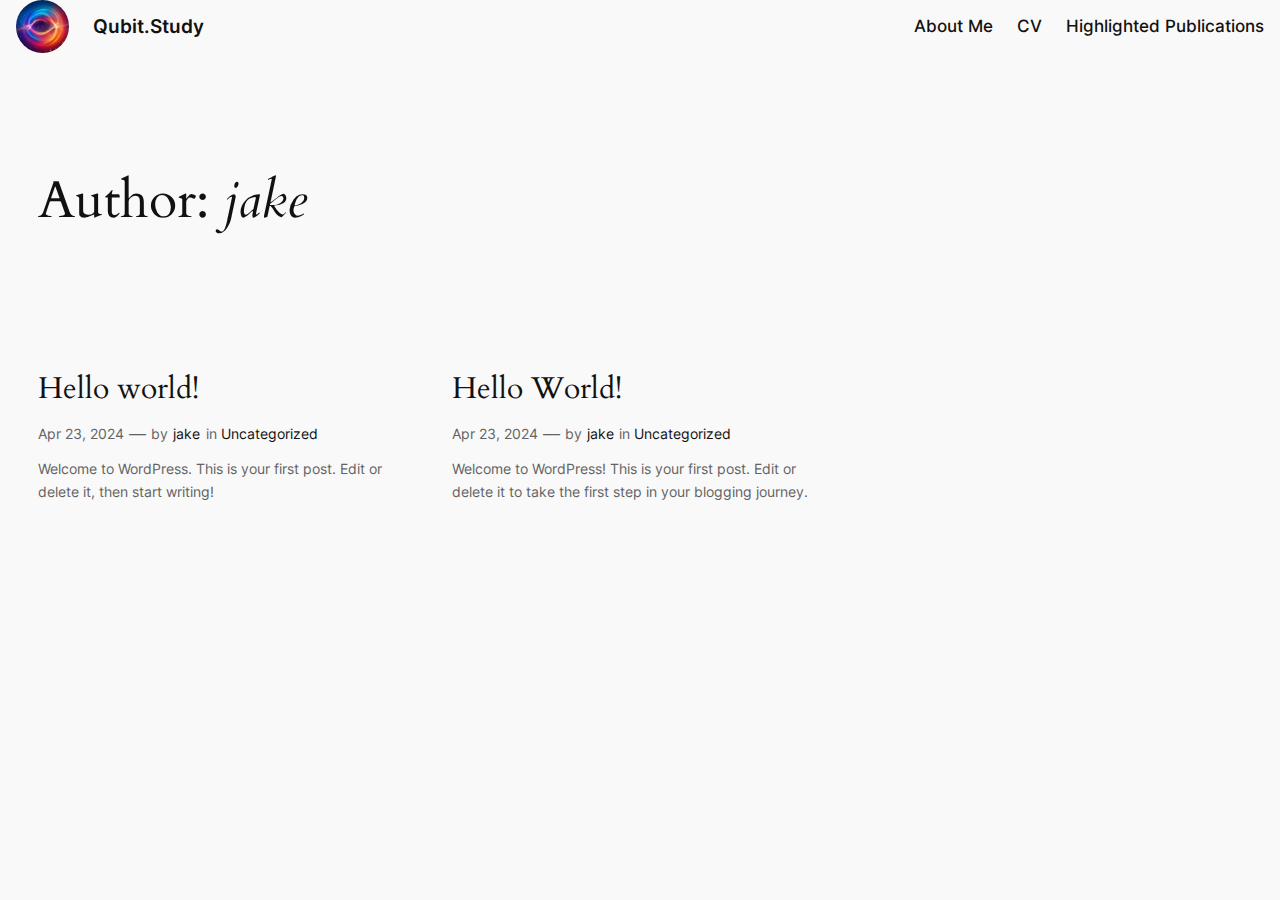
<file: author/jake/index.html>
<!DOCTYPE html>
<html lang="en-US">
<head>
	<meta charset="UTF-8">
	<meta name="viewport" content="width=device-width, initial-scale=1">
<meta name="robots" content="max-image-preview:large">
<title>jake &#8211; Qubit.Study</title>
<link rel="alternate" type="application/rss+xml" title="Qubit.Study &raquo; Feed" href="/feed/">
<link rel="alternate" type="application/rss+xml" title="Qubit.Study &raquo; Comments Feed" href="/comments/feed/">
<link rel="alternate" type="application/rss+xml" title="Qubit.Study &raquo; Posts by jake Feed" href="/author/jake/feed/">
<script>
window._wpemojiSettings = {"baseUrl":"https:\/\/s.w.org\/images\/core\/emoji\/15.0.3\/72x72\/","ext":".png","svgUrl":"https:\/\/s.w.org\/images\/core\/emoji\/15.0.3\/svg\/","svgExt":".svg","source":{"concatemoji":"\/wp-includes\/js\/wp-emoji-release.min.js?ver=6.5.4"}};
/*! This file is auto-generated */
!function(i,n){var o,s,e;function c(e){try{var t={supportTests:e,timestamp:(new Date).valueOf()};sessionStorage.setItem(o,JSON.stringify(t))}catch(e){}}function p(e,t,n){e.clearRect(0,0,e.canvas.width,e.canvas.height),e.fillText(t,0,0);var t=new Uint32Array(e.getImageData(0,0,e.canvas.width,e.canvas.height).data),r=(e.clearRect(0,0,e.canvas.width,e.canvas.height),e.fillText(n,0,0),new Uint32Array(e.getImageData(0,0,e.canvas.width,e.canvas.height).data));return t.every(function(e,t){return e===r[t]})}function u(e,t,n){switch(t){case"flag":return n(e,"🏳️‍⚧️","🏳️​⚧️")?!1:!n(e,"🇺🇳","🇺​🇳")&&!n(e,"🏴󠁧󠁢󠁥󠁮󠁧󠁿","🏴​󠁧​󠁢​󠁥​󠁮​󠁧​󠁿");case"emoji":return!n(e,"🐦‍⬛","🐦​⬛")}return!1}function f(e,t,n){var r="undefined"!=typeof WorkerGlobalScope&&self instanceof WorkerGlobalScope?new OffscreenCanvas(300,150):i.createElement("canvas"),a=r.getContext("2d",{willReadFrequently:!0}),o=(a.textBaseline="top",a.font="600 32px Arial",{});return e.forEach(function(e){o[e]=t(a,e,n)}),o}function t(e){var t=i.createElement("script");t.src=e,t.defer=!0,i.head.appendChild(t)}"undefined"!=typeof Promise&&(o="wpEmojiSettingsSupports",s=["flag","emoji"],n.supports={everything:!0,everythingExceptFlag:!0},e=new Promise(function(e){i.addEventListener("DOMContentLoaded",e,{once:!0})}),new Promise(function(t){var n=function(){try{var e=JSON.parse(sessionStorage.getItem(o));if("object"==typeof e&&"number"==typeof e.timestamp&&(new Date).valueOf()<e.timestamp+604800&&"object"==typeof e.supportTests)return e.supportTests}catch(e){}return null}();if(!n){if("undefined"!=typeof Worker&&"undefined"!=typeof OffscreenCanvas&&"undefined"!=typeof URL&&URL.createObjectURL&&"undefined"!=typeof Blob)try{var e="postMessage("+f.toString()+"("+[JSON.stringify(s),u.toString(),p.toString()].join(",")+"));",r=new Blob([e],{type:"text/javascript"}),a=new Worker(URL.createObjectURL(r),{name:"wpTestEmojiSupports"});return void(a.onmessage=function(e){c(n=e.data),a.terminate(),t(n)})}catch(e){}c(n=f(s,u,p))}t(n)}).then(function(e){for(var t in e)n.supports[t]=e[t],n.supports.everything=n.supports.everything&&n.supports[t],"flag"!==t&&(n.supports.everythingExceptFlag=n.supports.everythingExceptFlag&&n.supports[t]);n.supports.everythingExceptFlag=n.supports.everythingExceptFlag&&!n.supports.flag,n.DOMReady=!1,n.readyCallback=function(){n.DOMReady=!0}}).then(function(){return e}).then(function(){var e;n.supports.everything||(n.readyCallback(),(e=n.source||{}).concatemoji?t(e.concatemoji):e.wpemoji&&e.twemoji&&(t(e.twemoji),t(e.wpemoji)))}))}((window,document),window._wpemojiSettings);
</script>
<style id="wp-block-site-logo-inline-css">.wp-block-site-logo{box-sizing:border-box;line-height:0}.wp-block-site-logo a{display:inline-block;line-height:0}.wp-block-site-logo.is-default-size img{height:auto;width:120px}.wp-block-site-logo img{height:auto;max-width:100%}.wp-block-site-logo a,.wp-block-site-logo img{border-radius:inherit}.wp-block-site-logo.aligncenter{margin-left:auto;margin-right:auto;text-align:center}.wp-block-site-logo.is-style-rounded{border-radius:9999px}</style>
<style id="wp-block-site-title-inline-css">.wp-block-site-title a{color:inherit}</style>
<style id="wp-block-group-inline-css">.wp-block-group{box-sizing:border-box}</style>
<style id="wp-block-navigation-link-inline-css">.wp-block-navigation .wp-block-navigation-item__label{overflow-wrap:break-word}.wp-block-navigation .wp-block-navigation-item__description{display:none}.link-ui-tools{border-top:1px solid #f0f0f0;padding:8px}.link-ui-block-inserter{padding-top:8px}.link-ui-block-inserter__back{margin-left:8px;text-transform:uppercase}.components-popover-pointer-events-trap{background-color:initial;cursor:pointer;inset:0;position:fixed;z-index:1000000}

				.is-style-arrow-link .wp-block-navigation-item__label:after {
					content: "\2197";
					padding-inline-start: 0.25rem;
					vertical-align: middle;
					text-decoration: none;
					display: inline-block;
				}</style>
<link rel="stylesheet" id="wp-block-navigation-css" href="/wp-includes/blocks/navigation/style.min.css?ver=6.5.4" media="all">
<style id="wp-block-query-title-inline-css">.wp-block-query-title{box-sizing:border-box}</style>
<style id="wp-block-paragraph-inline-css">.is-small-text{font-size:.875em}.is-regular-text{font-size:1em}.is-large-text{font-size:2.25em}.is-larger-text{font-size:3em}.has-drop-cap:not(:focus):first-letter{float:left;font-size:8.4em;font-style:normal;font-weight:100;line-height:.68;margin:.05em .1em 0 0;text-transform:uppercase}body.rtl .has-drop-cap:not(:focus):first-letter{float:none;margin-left:.1em}p.has-drop-cap.has-background{overflow:hidden}p.has-background{padding:1.25em 2.375em}:where(p.has-text-color:not(.has-link-color)) a{color:inherit}p.has-text-align-left[style*="writing-mode:vertical-lr"],p.has-text-align-right[style*="writing-mode:vertical-rl"]{rotate:180deg}</style>
<style id="wp-block-post-featured-image-inline-css">.wp-block-post-featured-image{margin-left:0;margin-right:0}.wp-block-post-featured-image a{display:block;height:100%}.wp-block-post-featured-image img{box-sizing:border-box;height:auto;max-width:100%;vertical-align:bottom;width:100%}.wp-block-post-featured-image.alignfull img,.wp-block-post-featured-image.alignwide img{width:100%}.wp-block-post-featured-image .wp-block-post-featured-image__overlay.has-background-dim{background-color:#000;inset:0;position:absolute}.wp-block-post-featured-image{position:relative}.wp-block-post-featured-image .wp-block-post-featured-image__overlay.has-background-gradient{background-color:initial}.wp-block-post-featured-image .wp-block-post-featured-image__overlay.has-background-dim-0{opacity:0}.wp-block-post-featured-image .wp-block-post-featured-image__overlay.has-background-dim-10{opacity:.1}.wp-block-post-featured-image .wp-block-post-featured-image__overlay.has-background-dim-20{opacity:.2}.wp-block-post-featured-image .wp-block-post-featured-image__overlay.has-background-dim-30{opacity:.3}.wp-block-post-featured-image .wp-block-post-featured-image__overlay.has-background-dim-40{opacity:.4}.wp-block-post-featured-image .wp-block-post-featured-image__overlay.has-background-dim-50{opacity:.5}.wp-block-post-featured-image .wp-block-post-featured-image__overlay.has-background-dim-60{opacity:.6}.wp-block-post-featured-image .wp-block-post-featured-image__overlay.has-background-dim-70{opacity:.7}.wp-block-post-featured-image .wp-block-post-featured-image__overlay.has-background-dim-80{opacity:.8}.wp-block-post-featured-image .wp-block-post-featured-image__overlay.has-background-dim-90{opacity:.9}.wp-block-post-featured-image .wp-block-post-featured-image__overlay.has-background-dim-100{opacity:1}.wp-block-post-featured-image:where(.alignleft,.alignright){width:100%}</style>
<style id="wp-block-post-title-inline-css">.wp-block-post-title{box-sizing:border-box;word-break:break-word}.wp-block-post-title a{display:inline-block}</style>
<style id="wp-block-post-date-inline-css">.wp-block-post-date{box-sizing:border-box}</style>
<style id="wp-block-post-terms-inline-css">.wp-block-post-terms{box-sizing:border-box}.wp-block-post-terms .wp-block-post-terms__separator{white-space:pre-wrap}

				.is-style-pill a,
				.is-style-pill span:not([class], [data-rich-text-placeholder]) {
					display: inline-block;
					background-color: var(--wp--preset--color--base-2);
					padding: 0.375rem 0.875rem;
					border-radius: var(--wp--preset--spacing--20);
				}

				.is-style-pill a:hover {
					background-color: var(--wp--preset--color--contrast-3);
				}</style>
<style id="wp-block-post-excerpt-inline-css">:where(.wp-block-post-excerpt){margin-bottom:var(--wp--style--block-gap);margin-top:var(--wp--style--block-gap)}.wp-block-post-excerpt__excerpt{margin-bottom:0;margin-top:0}.wp-block-post-excerpt__more-text{margin-bottom:0;margin-top:var(--wp--style--block-gap)}.wp-block-post-excerpt__more-link{display:inline-block}</style>
<style id="wp-block-spacer-inline-css">.wp-block-spacer{clear:both}</style>
<style id="wp-block-post-template-inline-css">.wp-block-post-template{list-style:none;margin-bottom:0;margin-top:0;max-width:100%;padding:0}.wp-block-post-template.wp-block-post-template{background:none}.wp-block-post-template.is-flex-container{display:flex;flex-direction:row;flex-wrap:wrap;gap:1.25em}.wp-block-post-template.is-flex-container>li{margin:0;width:100%}@media (min-width:600px){.wp-block-post-template.is-flex-container.is-flex-container.columns-2>li{width:calc(50% - .625em)}.wp-block-post-template.is-flex-container.is-flex-container.columns-3>li{width:calc(33.33333% - .83333em)}.wp-block-post-template.is-flex-container.is-flex-container.columns-4>li{width:calc(25% - .9375em)}.wp-block-post-template.is-flex-container.is-flex-container.columns-5>li{width:calc(20% - 1em)}.wp-block-post-template.is-flex-container.is-flex-container.columns-6>li{width:calc(16.66667% - 1.04167em)}}@media (max-width:600px){.wp-block-post-template-is-layout-grid.wp-block-post-template-is-layout-grid.wp-block-post-template-is-layout-grid.wp-block-post-template-is-layout-grid{grid-template-columns:1fr}}.wp-block-post-template-is-layout-constrained>li>.alignright,.wp-block-post-template-is-layout-flow>li>.alignright{float:right;margin-inline-end:0;margin-inline-start:2em}.wp-block-post-template-is-layout-constrained>li>.alignleft,.wp-block-post-template-is-layout-flow>li>.alignleft{float:left;margin-inline-end:2em;margin-inline-start:0}.wp-block-post-template-is-layout-constrained>li>.aligncenter,.wp-block-post-template-is-layout-flow>li>.aligncenter{margin-inline-end:auto;margin-inline-start:auto}</style>
<style id="wp-block-query-pagination-inline-css">.wp-block-query-pagination>.wp-block-query-pagination-next,.wp-block-query-pagination>.wp-block-query-pagination-numbers,.wp-block-query-pagination>.wp-block-query-pagination-previous{margin-bottom:.5em;margin-right:.5em}.wp-block-query-pagination>.wp-block-query-pagination-next:last-child,.wp-block-query-pagination>.wp-block-query-pagination-numbers:last-child,.wp-block-query-pagination>.wp-block-query-pagination-previous:last-child{margin-right:0}.wp-block-query-pagination.is-content-justification-space-between>.wp-block-query-pagination-next:last-of-type{margin-inline-start:auto}.wp-block-query-pagination.is-content-justification-space-between>.wp-block-query-pagination-previous:first-child{margin-inline-end:auto}.wp-block-query-pagination .wp-block-query-pagination-previous-arrow{display:inline-block;margin-right:1ch}.wp-block-query-pagination .wp-block-query-pagination-previous-arrow:not(.is-arrow-chevron){transform:scaleX(1)}.wp-block-query-pagination .wp-block-query-pagination-next-arrow{display:inline-block;margin-left:1ch}.wp-block-query-pagination .wp-block-query-pagination-next-arrow:not(.is-arrow-chevron){transform:scaleX(1)}.wp-block-query-pagination.aligncenter{justify-content:center}</style>
<style id="wp-emoji-styles-inline-css">img.wp-smiley, img.emoji {
		display: inline !important;
		border: none !important;
		box-shadow: none !important;
		height: 1em !important;
		width: 1em !important;
		margin: 0 0.07em !important;
		vertical-align: -0.1em !important;
		background: none !important;
		padding: 0 !important;
	}</style>
<style id="wp-block-library-inline-css">:root{--wp-admin-theme-color:#007cba;--wp-admin-theme-color--rgb:0,124,186;--wp-admin-theme-color-darker-10:#006ba1;--wp-admin-theme-color-darker-10--rgb:0,107,161;--wp-admin-theme-color-darker-20:#005a87;--wp-admin-theme-color-darker-20--rgb:0,90,135;--wp-admin-border-width-focus:2px;--wp-block-synced-color:#7a00df;--wp-block-synced-color--rgb:122,0,223;--wp-bound-block-color:#9747ff}@media (min-resolution:192dpi){:root{--wp-admin-border-width-focus:1.5px}}.wp-element-button{cursor:pointer}:root{--wp--preset--font-size--normal:16px;--wp--preset--font-size--huge:42px}:root .has-very-light-gray-background-color{background-color:#eee}:root .has-very-dark-gray-background-color{background-color:#313131}:root .has-very-light-gray-color{color:#eee}:root .has-very-dark-gray-color{color:#313131}:root .has-vivid-green-cyan-to-vivid-cyan-blue-gradient-background{background:linear-gradient(135deg,#00d084,#0693e3)}:root .has-purple-crush-gradient-background{background:linear-gradient(135deg,#34e2e4,#4721fb 50%,#ab1dfe)}:root .has-hazy-dawn-gradient-background{background:linear-gradient(135deg,#faaca8,#dad0ec)}:root .has-subdued-olive-gradient-background{background:linear-gradient(135deg,#fafae1,#67a671)}:root .has-atomic-cream-gradient-background{background:linear-gradient(135deg,#fdd79a,#004a59)}:root .has-nightshade-gradient-background{background:linear-gradient(135deg,#330968,#31cdcf)}:root .has-midnight-gradient-background{background:linear-gradient(135deg,#020381,#2874fc)}.has-regular-font-size{font-size:1em}.has-larger-font-size{font-size:2.625em}.has-normal-font-size{font-size:var(--wp--preset--font-size--normal)}.has-huge-font-size{font-size:var(--wp--preset--font-size--huge)}.has-text-align-center{text-align:center}.has-text-align-left{text-align:left}.has-text-align-right{text-align:right}#end-resizable-editor-section{display:none}.aligncenter{clear:both}.items-justified-left{justify-content:flex-start}.items-justified-center{justify-content:center}.items-justified-right{justify-content:flex-end}.items-justified-space-between{justify-content:space-between}.screen-reader-text{border:0;clip:rect(1px,1px,1px,1px);-webkit-clip-path:inset(50%);clip-path:inset(50%);height:1px;margin:-1px;overflow:hidden;padding:0;position:absolute;width:1px;word-wrap:normal!important}.screen-reader-text:focus{background-color:#ddd;clip:auto!important;-webkit-clip-path:none;clip-path:none;color:#444;display:block;font-size:1em;height:auto;left:5px;line-height:normal;padding:15px 23px 14px;text-decoration:none;top:5px;width:auto;z-index:100000}html :where(.has-border-color){border-style:solid}html :where([style*=border-top-color]){border-top-style:solid}html :where([style*=border-right-color]){border-right-style:solid}html :where([style*=border-bottom-color]){border-bottom-style:solid}html :where([style*=border-left-color]){border-left-style:solid}html :where([style*=border-width]){border-style:solid}html :where([style*=border-top-width]){border-top-style:solid}html :where([style*=border-right-width]){border-right-style:solid}html :where([style*=border-bottom-width]){border-bottom-style:solid}html :where([style*=border-left-width]){border-left-style:solid}html :where(img[class*=wp-image-]){height:auto;max-width:100%}:where(figure){margin:0 0 1em}html :where(.is-position-sticky){--wp-admin--admin-bar--position-offset:var(--wp-admin--admin-bar--height,0px)}@media screen and (max-width:600px){html :where(.is-position-sticky){--wp-admin--admin-bar--position-offset:0px}}</style>
<style id="global-styles-inline-css">body{--wp--preset--color--black: #000000;--wp--preset--color--cyan-bluish-gray: #abb8c3;--wp--preset--color--white: #ffffff;--wp--preset--color--pale-pink: #f78da7;--wp--preset--color--vivid-red: #cf2e2e;--wp--preset--color--luminous-vivid-orange: #ff6900;--wp--preset--color--luminous-vivid-amber: #fcb900;--wp--preset--color--light-green-cyan: #7bdcb5;--wp--preset--color--vivid-green-cyan: #00d084;--wp--preset--color--pale-cyan-blue: #8ed1fc;--wp--preset--color--vivid-cyan-blue: #0693e3;--wp--preset--color--vivid-purple: #9b51e0;--wp--preset--color--base: #f9f9f9;--wp--preset--color--base-2: #ffffff;--wp--preset--color--contrast: #111111;--wp--preset--color--contrast-2: #636363;--wp--preset--color--contrast-3: #A4A4A4;--wp--preset--color--accent: #cfcabe;--wp--preset--color--accent-2: #c2a990;--wp--preset--color--accent-3: #d8613c;--wp--preset--color--accent-4: #b1c5a4;--wp--preset--color--accent-5: #b5bdbc;--wp--preset--gradient--vivid-cyan-blue-to-vivid-purple: linear-gradient(135deg,rgba(6,147,227,1) 0%,rgb(155,81,224) 100%);--wp--preset--gradient--light-green-cyan-to-vivid-green-cyan: linear-gradient(135deg,rgb(122,220,180) 0%,rgb(0,208,130) 100%);--wp--preset--gradient--luminous-vivid-amber-to-luminous-vivid-orange: linear-gradient(135deg,rgba(252,185,0,1) 0%,rgba(255,105,0,1) 100%);--wp--preset--gradient--luminous-vivid-orange-to-vivid-red: linear-gradient(135deg,rgba(255,105,0,1) 0%,rgb(207,46,46) 100%);--wp--preset--gradient--very-light-gray-to-cyan-bluish-gray: linear-gradient(135deg,rgb(238,238,238) 0%,rgb(169,184,195) 100%);--wp--preset--gradient--cool-to-warm-spectrum: linear-gradient(135deg,rgb(74,234,220) 0%,rgb(151,120,209) 20%,rgb(207,42,186) 40%,rgb(238,44,130) 60%,rgb(251,105,98) 80%,rgb(254,248,76) 100%);--wp--preset--gradient--blush-light-purple: linear-gradient(135deg,rgb(255,206,236) 0%,rgb(152,150,240) 100%);--wp--preset--gradient--blush-bordeaux: linear-gradient(135deg,rgb(254,205,165) 0%,rgb(254,45,45) 50%,rgb(107,0,62) 100%);--wp--preset--gradient--luminous-dusk: linear-gradient(135deg,rgb(255,203,112) 0%,rgb(199,81,192) 50%,rgb(65,88,208) 100%);--wp--preset--gradient--pale-ocean: linear-gradient(135deg,rgb(255,245,203) 0%,rgb(182,227,212) 50%,rgb(51,167,181) 100%);--wp--preset--gradient--electric-grass: linear-gradient(135deg,rgb(202,248,128) 0%,rgb(113,206,126) 100%);--wp--preset--gradient--midnight: linear-gradient(135deg,rgb(2,3,129) 0%,rgb(40,116,252) 100%);--wp--preset--gradient--gradient-1: linear-gradient(to bottom, #cfcabe 0%, #F9F9F9 100%);--wp--preset--gradient--gradient-2: linear-gradient(to bottom, #C2A990 0%, #F9F9F9 100%);--wp--preset--gradient--gradient-3: linear-gradient(to bottom, #D8613C 0%, #F9F9F9 100%);--wp--preset--gradient--gradient-4: linear-gradient(to bottom, #B1C5A4 0%, #F9F9F9 100%);--wp--preset--gradient--gradient-5: linear-gradient(to bottom, #B5BDBC 0%, #F9F9F9 100%);--wp--preset--gradient--gradient-6: linear-gradient(to bottom, #A4A4A4 0%, #F9F9F9 100%);--wp--preset--gradient--gradient-7: linear-gradient(to bottom, #cfcabe 50%, #F9F9F9 50%);--wp--preset--gradient--gradient-8: linear-gradient(to bottom, #C2A990 50%, #F9F9F9 50%);--wp--preset--gradient--gradient-9: linear-gradient(to bottom, #D8613C 50%, #F9F9F9 50%);--wp--preset--gradient--gradient-10: linear-gradient(to bottom, #B1C5A4 50%, #F9F9F9 50%);--wp--preset--gradient--gradient-11: linear-gradient(to bottom, #B5BDBC 50%, #F9F9F9 50%);--wp--preset--gradient--gradient-12: linear-gradient(to bottom, #A4A4A4 50%, #F9F9F9 50%);--wp--preset--font-size--small: 0.9rem;--wp--preset--font-size--medium: 1.05rem;--wp--preset--font-size--large: clamp(1.39rem, 1.39rem + ((1vw - 0.2rem) * 0.767), 1.85rem);--wp--preset--font-size--x-large: clamp(1.85rem, 1.85rem + ((1vw - 0.2rem) * 1.083), 2.5rem);--wp--preset--font-size--xx-large: clamp(2.5rem, 2.5rem + ((1vw - 0.2rem) * 1.283), 3.27rem);--wp--preset--font-family--body: "Inter", sans-serif;--wp--preset--font-family--heading: Cardo;--wp--preset--font-family--system-sans-serif: -apple-system, BlinkMacSystemFont, avenir next, avenir, segoe ui, helvetica neue, helvetica, Cantarell, Ubuntu, roboto, noto, arial, sans-serif;--wp--preset--font-family--system-serif: Iowan Old Style, Apple Garamond, Baskerville, Times New Roman, Droid Serif, Times, Source Serif Pro, serif, Apple Color Emoji, Segoe UI Emoji, Segoe UI Symbol;--wp--preset--spacing--10: 1rem;--wp--preset--spacing--20: min(1.5rem, 2vw);--wp--preset--spacing--30: min(2.5rem, 3vw);--wp--preset--spacing--40: min(4rem, 5vw);--wp--preset--spacing--50: min(6.5rem, 8vw);--wp--preset--spacing--60: min(10.5rem, 13vw);--wp--preset--shadow--natural: 6px 6px 9px rgba(0, 0, 0, 0.2);--wp--preset--shadow--deep: 12px 12px 50px rgba(0, 0, 0, 0.4);--wp--preset--shadow--sharp: 6px 6px 0px rgba(0, 0, 0, 0.2);--wp--preset--shadow--outlined: 6px 6px 0px -3px rgba(255, 255, 255, 1), 6px 6px rgba(0, 0, 0, 1);--wp--preset--shadow--crisp: 6px 6px 0px rgba(0, 0, 0, 1);}body { margin: 0;--wp--style--global--content-size: 620px;--wp--style--global--wide-size: 1280px; }.wp-site-blocks { padding-top: var(--wp--style--root--padding-top); padding-bottom: var(--wp--style--root--padding-bottom); }.has-global-padding { padding-right: var(--wp--style--root--padding-right); padding-left: var(--wp--style--root--padding-left); }.has-global-padding :where(.has-global-padding:not(.wp-block-block)) { padding-right: 0; padding-left: 0; }.has-global-padding > .alignfull { margin-right: calc(var(--wp--style--root--padding-right) * -1); margin-left: calc(var(--wp--style--root--padding-left) * -1); }.has-global-padding :where(.has-global-padding:not(.wp-block-block)) > .alignfull { margin-right: 0; margin-left: 0; }.has-global-padding > .alignfull:where(:not(.has-global-padding):not(.is-layout-flex):not(.is-layout-grid)) > :where([class*="wp-block-"]:not(.alignfull):not([class*="__"]),p,h1,h2,h3,h4,h5,h6,ul,ol) { padding-right: var(--wp--style--root--padding-right); padding-left: var(--wp--style--root--padding-left); }.has-global-padding :where(.has-global-padding) > .alignfull:where(:not(.has-global-padding)) > :where([class*="wp-block-"]:not(.alignfull):not([class*="__"]),p,h1,h2,h3,h4,h5,h6,ul,ol) { padding-right: 0; padding-left: 0; }.wp-site-blocks > .alignleft { float: left; margin-right: 2em; }.wp-site-blocks > .alignright { float: right; margin-left: 2em; }.wp-site-blocks > .aligncenter { justify-content: center; margin-left: auto; margin-right: auto; }:where(.wp-site-blocks) > * { margin-block-start: 1.2rem; margin-block-end: 0; }:where(.wp-site-blocks) > :first-child:first-child { margin-block-start: 0; }:where(.wp-site-blocks) > :last-child:last-child { margin-block-end: 0; }body { --wp--style--block-gap: 1.2rem; }:where(body .is-layout-flow)  > :first-child:first-child{margin-block-start: 0;}:where(body .is-layout-flow)  > :last-child:last-child{margin-block-end: 0;}:where(body .is-layout-flow)  > *{margin-block-start: 1.2rem;margin-block-end: 0;}:where(body .is-layout-constrained)  > :first-child:first-child{margin-block-start: 0;}:where(body .is-layout-constrained)  > :last-child:last-child{margin-block-end: 0;}:where(body .is-layout-constrained)  > *{margin-block-start: 1.2rem;margin-block-end: 0;}:where(body .is-layout-flex) {gap: 1.2rem;}:where(body .is-layout-grid) {gap: 1.2rem;}body .is-layout-flow > .alignleft{float: left;margin-inline-start: 0;margin-inline-end: 2em;}body .is-layout-flow > .alignright{float: right;margin-inline-start: 2em;margin-inline-end: 0;}body .is-layout-flow > .aligncenter{margin-left: auto !important;margin-right: auto !important;}body .is-layout-constrained > .alignleft{float: left;margin-inline-start: 0;margin-inline-end: 2em;}body .is-layout-constrained > .alignright{float: right;margin-inline-start: 2em;margin-inline-end: 0;}body .is-layout-constrained > .aligncenter{margin-left: auto !important;margin-right: auto !important;}body .is-layout-constrained > :where(:not(.alignleft):not(.alignright):not(.alignfull)){max-width: var(--wp--style--global--content-size);margin-left: auto !important;margin-right: auto !important;}body .is-layout-constrained > .alignwide{max-width: var(--wp--style--global--wide-size);}body .is-layout-flex{display: flex;}body .is-layout-flex{flex-wrap: wrap;align-items: center;}body .is-layout-flex > *{margin: 0;}body .is-layout-grid{display: grid;}body .is-layout-grid > *{margin: 0;}body{background-color: var(--wp--preset--color--base);color: var(--wp--preset--color--contrast);font-family: var(--wp--preset--font-family--body);font-size: var(--wp--preset--font-size--medium);font-style: normal;font-weight: 400;line-height: 1.55;--wp--style--root--padding-top: 0px;--wp--style--root--padding-right: var(--wp--preset--spacing--30);--wp--style--root--padding-bottom: 0px;--wp--style--root--padding-left: var(--wp--preset--spacing--30);}a:where(:not(.wp-element-button)){color: var(--wp--preset--color--contrast);text-decoration: underline;}a:where(:not(.wp-element-button)):hover{text-decoration: none;}h1, h2, h3, h4, h5, h6{color: var(--wp--preset--color--contrast);font-family: var(--wp--preset--font-family--heading);font-weight: 400;line-height: 1.2;}h1{font-size: var(--wp--preset--font-size--xx-large);line-height: 1.15;}h2{font-size: var(--wp--preset--font-size--x-large);}h3{font-size: var(--wp--preset--font-size--large);}h4{font-size: clamp(1.1rem, 1.1rem + ((1vw - 0.2rem) * 0.767), 1.5rem);}h5{font-size: var(--wp--preset--font-size--medium);}h6{font-size: var(--wp--preset--font-size--small);}.wp-element-button, .wp-block-button__link{background-color: var(--wp--preset--color--contrast);border-radius: .33rem;border-color: var(--wp--preset--color--contrast);border-width: 0;color: var(--wp--preset--color--base);font-family: inherit;font-size: var(--wp--preset--font-size--small);font-style: normal;font-weight: 500;line-height: inherit;padding-top: 0.6rem;padding-right: 1rem;padding-bottom: 0.6rem;padding-left: 1rem;text-decoration: none;}.wp-element-button:hover, .wp-block-button__link:hover{background-color: var(--wp--preset--color--contrast-2);border-color: var(--wp--preset--color--contrast-2);color: var(--wp--preset--color--base);}.wp-element-button:focus, .wp-block-button__link:focus{background-color: var(--wp--preset--color--contrast-2);border-color: var(--wp--preset--color--contrast-2);color: var(--wp--preset--color--base);outline-color: var(--wp--preset--color--contrast);outline-offset: 2px;}.wp-element-button:active, .wp-block-button__link:active{background-color: var(--wp--preset--color--contrast);color: var(--wp--preset--color--base);}.wp-element-caption, .wp-block-audio figcaption, .wp-block-embed figcaption, .wp-block-gallery figcaption, .wp-block-image figcaption, .wp-block-table figcaption, .wp-block-video figcaption{color: var(--wp--preset--color--contrast-2);font-family: var(--wp--preset--font-family--body);font-size: 0.8rem;}.has-black-color{color: var(--wp--preset--color--black) !important;}.has-cyan-bluish-gray-color{color: var(--wp--preset--color--cyan-bluish-gray) !important;}.has-white-color{color: var(--wp--preset--color--white) !important;}.has-pale-pink-color{color: var(--wp--preset--color--pale-pink) !important;}.has-vivid-red-color{color: var(--wp--preset--color--vivid-red) !important;}.has-luminous-vivid-orange-color{color: var(--wp--preset--color--luminous-vivid-orange) !important;}.has-luminous-vivid-amber-color{color: var(--wp--preset--color--luminous-vivid-amber) !important;}.has-light-green-cyan-color{color: var(--wp--preset--color--light-green-cyan) !important;}.has-vivid-green-cyan-color{color: var(--wp--preset--color--vivid-green-cyan) !important;}.has-pale-cyan-blue-color{color: var(--wp--preset--color--pale-cyan-blue) !important;}.has-vivid-cyan-blue-color{color: var(--wp--preset--color--vivid-cyan-blue) !important;}.has-vivid-purple-color{color: var(--wp--preset--color--vivid-purple) !important;}.has-base-color{color: var(--wp--preset--color--base) !important;}.has-base-2-color{color: var(--wp--preset--color--base-2) !important;}.has-contrast-color{color: var(--wp--preset--color--contrast) !important;}.has-contrast-2-color{color: var(--wp--preset--color--contrast-2) !important;}.has-contrast-3-color{color: var(--wp--preset--color--contrast-3) !important;}.has-accent-color{color: var(--wp--preset--color--accent) !important;}.has-accent-2-color{color: var(--wp--preset--color--accent-2) !important;}.has-accent-3-color{color: var(--wp--preset--color--accent-3) !important;}.has-accent-4-color{color: var(--wp--preset--color--accent-4) !important;}.has-accent-5-color{color: var(--wp--preset--color--accent-5) !important;}.has-black-background-color{background-color: var(--wp--preset--color--black) !important;}.has-cyan-bluish-gray-background-color{background-color: var(--wp--preset--color--cyan-bluish-gray) !important;}.has-white-background-color{background-color: var(--wp--preset--color--white) !important;}.has-pale-pink-background-color{background-color: var(--wp--preset--color--pale-pink) !important;}.has-vivid-red-background-color{background-color: var(--wp--preset--color--vivid-red) !important;}.has-luminous-vivid-orange-background-color{background-color: var(--wp--preset--color--luminous-vivid-orange) !important;}.has-luminous-vivid-amber-background-color{background-color: var(--wp--preset--color--luminous-vivid-amber) !important;}.has-light-green-cyan-background-color{background-color: var(--wp--preset--color--light-green-cyan) !important;}.has-vivid-green-cyan-background-color{background-color: var(--wp--preset--color--vivid-green-cyan) !important;}.has-pale-cyan-blue-background-color{background-color: var(--wp--preset--color--pale-cyan-blue) !important;}.has-vivid-cyan-blue-background-color{background-color: var(--wp--preset--color--vivid-cyan-blue) !important;}.has-vivid-purple-background-color{background-color: var(--wp--preset--color--vivid-purple) !important;}.has-base-background-color{background-color: var(--wp--preset--color--base) !important;}.has-base-2-background-color{background-color: var(--wp--preset--color--base-2) !important;}.has-contrast-background-color{background-color: var(--wp--preset--color--contrast) !important;}.has-contrast-2-background-color{background-color: var(--wp--preset--color--contrast-2) !important;}.has-contrast-3-background-color{background-color: var(--wp--preset--color--contrast-3) !important;}.has-accent-background-color{background-color: var(--wp--preset--color--accent) !important;}.has-accent-2-background-color{background-color: var(--wp--preset--color--accent-2) !important;}.has-accent-3-background-color{background-color: var(--wp--preset--color--accent-3) !important;}.has-accent-4-background-color{background-color: var(--wp--preset--color--accent-4) !important;}.has-accent-5-background-color{background-color: var(--wp--preset--color--accent-5) !important;}.has-black-border-color{border-color: var(--wp--preset--color--black) !important;}.has-cyan-bluish-gray-border-color{border-color: var(--wp--preset--color--cyan-bluish-gray) !important;}.has-white-border-color{border-color: var(--wp--preset--color--white) !important;}.has-pale-pink-border-color{border-color: var(--wp--preset--color--pale-pink) !important;}.has-vivid-red-border-color{border-color: var(--wp--preset--color--vivid-red) !important;}.has-luminous-vivid-orange-border-color{border-color: var(--wp--preset--color--luminous-vivid-orange) !important;}.has-luminous-vivid-amber-border-color{border-color: var(--wp--preset--color--luminous-vivid-amber) !important;}.has-light-green-cyan-border-color{border-color: var(--wp--preset--color--light-green-cyan) !important;}.has-vivid-green-cyan-border-color{border-color: var(--wp--preset--color--vivid-green-cyan) !important;}.has-pale-cyan-blue-border-color{border-color: var(--wp--preset--color--pale-cyan-blue) !important;}.has-vivid-cyan-blue-border-color{border-color: var(--wp--preset--color--vivid-cyan-blue) !important;}.has-vivid-purple-border-color{border-color: var(--wp--preset--color--vivid-purple) !important;}.has-base-border-color{border-color: var(--wp--preset--color--base) !important;}.has-base-2-border-color{border-color: var(--wp--preset--color--base-2) !important;}.has-contrast-border-color{border-color: var(--wp--preset--color--contrast) !important;}.has-contrast-2-border-color{border-color: var(--wp--preset--color--contrast-2) !important;}.has-contrast-3-border-color{border-color: var(--wp--preset--color--contrast-3) !important;}.has-accent-border-color{border-color: var(--wp--preset--color--accent) !important;}.has-accent-2-border-color{border-color: var(--wp--preset--color--accent-2) !important;}.has-accent-3-border-color{border-color: var(--wp--preset--color--accent-3) !important;}.has-accent-4-border-color{border-color: var(--wp--preset--color--accent-4) !important;}.has-accent-5-border-color{border-color: var(--wp--preset--color--accent-5) !important;}.has-vivid-cyan-blue-to-vivid-purple-gradient-background{background: var(--wp--preset--gradient--vivid-cyan-blue-to-vivid-purple) !important;}.has-light-green-cyan-to-vivid-green-cyan-gradient-background{background: var(--wp--preset--gradient--light-green-cyan-to-vivid-green-cyan) !important;}.has-luminous-vivid-amber-to-luminous-vivid-orange-gradient-background{background: var(--wp--preset--gradient--luminous-vivid-amber-to-luminous-vivid-orange) !important;}.has-luminous-vivid-orange-to-vivid-red-gradient-background{background: var(--wp--preset--gradient--luminous-vivid-orange-to-vivid-red) !important;}.has-very-light-gray-to-cyan-bluish-gray-gradient-background{background: var(--wp--preset--gradient--very-light-gray-to-cyan-bluish-gray) !important;}.has-cool-to-warm-spectrum-gradient-background{background: var(--wp--preset--gradient--cool-to-warm-spectrum) !important;}.has-blush-light-purple-gradient-background{background: var(--wp--preset--gradient--blush-light-purple) !important;}.has-blush-bordeaux-gradient-background{background: var(--wp--preset--gradient--blush-bordeaux) !important;}.has-luminous-dusk-gradient-background{background: var(--wp--preset--gradient--luminous-dusk) !important;}.has-pale-ocean-gradient-background{background: var(--wp--preset--gradient--pale-ocean) !important;}.has-electric-grass-gradient-background{background: var(--wp--preset--gradient--electric-grass) !important;}.has-midnight-gradient-background{background: var(--wp--preset--gradient--midnight) !important;}.has-gradient-1-gradient-background{background: var(--wp--preset--gradient--gradient-1) !important;}.has-gradient-2-gradient-background{background: var(--wp--preset--gradient--gradient-2) !important;}.has-gradient-3-gradient-background{background: var(--wp--preset--gradient--gradient-3) !important;}.has-gradient-4-gradient-background{background: var(--wp--preset--gradient--gradient-4) !important;}.has-gradient-5-gradient-background{background: var(--wp--preset--gradient--gradient-5) !important;}.has-gradient-6-gradient-background{background: var(--wp--preset--gradient--gradient-6) !important;}.has-gradient-7-gradient-background{background: var(--wp--preset--gradient--gradient-7) !important;}.has-gradient-8-gradient-background{background: var(--wp--preset--gradient--gradient-8) !important;}.has-gradient-9-gradient-background{background: var(--wp--preset--gradient--gradient-9) !important;}.has-gradient-10-gradient-background{background: var(--wp--preset--gradient--gradient-10) !important;}.has-gradient-11-gradient-background{background: var(--wp--preset--gradient--gradient-11) !important;}.has-gradient-12-gradient-background{background: var(--wp--preset--gradient--gradient-12) !important;}.has-small-font-size{font-size: var(--wp--preset--font-size--small) !important;}.has-medium-font-size{font-size: var(--wp--preset--font-size--medium) !important;}.has-large-font-size{font-size: var(--wp--preset--font-size--large) !important;}.has-x-large-font-size{font-size: var(--wp--preset--font-size--x-large) !important;}.has-xx-large-font-size{font-size: var(--wp--preset--font-size--xx-large) !important;}.has-body-font-family{font-family: var(--wp--preset--font-family--body) !important;}.has-heading-font-family{font-family: var(--wp--preset--font-family--heading) !important;}.has-system-sans-serif-font-family{font-family: var(--wp--preset--font-family--system-sans-serif) !important;}.has-system-serif-font-family{font-family: var(--wp--preset--font-family--system-serif) !important;}
.wp-block-navigation{font-weight: 500;}
.wp-block-navigation a:where(:not(.wp-element-button)){color: inherit;text-decoration: none;}
.wp-block-navigation a:where(:not(.wp-element-button)):hover{text-decoration: underline;}
.wp-block-post-author-name{font-size: var(--wp--preset--font-size--small);}
.wp-block-post-author-name a:where(:not(.wp-element-button)){text-decoration: none;}
.wp-block-post-author-name a:where(:not(.wp-element-button)):hover{text-decoration: underline;}
.wp-block-post-date{color: var(--wp--preset--color--contrast-2);font-size: var(--wp--preset--font-size--small);}
.wp-block-post-date a:where(:not(.wp-element-button)){color: var(--wp--preset--color--contrast-2);text-decoration: none;}
.wp-block-post-date a:where(:not(.wp-element-button)):hover{text-decoration: underline;}
.wp-block-post-excerpt{line-height: 1.6;}
.wp-block-post-featured-image img, .wp-block-post-featured-image .block-editor-media-placeholder, .wp-block-post-featured-image .wp-block-post-featured-image__overlay{border-radius: var(--wp--preset--spacing--20);}
.wp-block-post-terms{font-size: var(--wp--preset--font-size--small);}
.wp-block-post-terms a:where(:not(.wp-element-button)){text-decoration: none;}
.wp-block-post-terms a:where(:not(.wp-element-button)):hover{text-decoration: underline;}
.wp-block-post-title a:where(:not(.wp-element-button)){text-decoration: none;}
.wp-block-post-title a:where(:not(.wp-element-button)):hover{text-decoration: underline;}
.wp-block-query-no-results{padding-top: var(--wp--preset--spacing--30);}
.wp-block-site-title{font-family: var(--wp--preset--font-family--body);font-size: clamp(0.875rem, 0.875rem + ((1vw - 0.2rem) * 0.542), 1.2rem);font-style: normal;font-weight: 600;}
.wp-block-site-title a:where(:not(.wp-element-button)){text-decoration: none;}
.wp-block-site-title a:where(:not(.wp-element-button)):hover{text-decoration: none;}
:where(.wp-site-blocks *:focus){outline-width:2px;outline-style:solid}.wp-block-calendar.wp-block-calendar table:where(:not(.has-text-color)) th{background-color:var(--wp--preset--color--contrast-2);color:var(--wp--preset--color--base);border-color:var(--wp--preset--color--contrast-2)}.wp-block-calendar table:where(:not(.has-text-color)) td{border-color:var(--wp--preset--color--contrast-2)}.wp-block-categories{}.wp-block-categories{list-style-type:none;}.wp-block-categories li{margin-bottom: 0.5rem;}.wp-block-post-comments-form{}.wp-block-post-comments-form textarea, .wp-block-post-comments-form input{border-radius:.33rem}.wp-block-loginout{}.wp-block-loginout input{border-radius:.33rem;padding:calc(0.667em + 2px);border:1px solid #949494;}.wp-block-post-terms{}.wp-block-post-terms .wp-block-post-terms__prefix{color: var(--wp--preset--color--contrast-2);}.wp-block-query-title{}.wp-block-query-title span{font-style: italic;}.wp-block-quote{}.wp-block-quote :where(p){margin-block-start:0;margin-block-end:calc(var(--wp--preset--spacing--10) + 0.5rem);}.wp-block-quote :where(:last-child){margin-block-end:0;}.wp-block-quote.has-text-align-right.is-style-plain, .rtl .is-style-plain.wp-block-quote:not(.has-text-align-center):not(.has-text-align-left){border-width: 0 2px 0 0;padding-left:calc(var(--wp--preset--spacing--20) + 0.5rem);padding-right:calc(var(--wp--preset--spacing--20) + 0.5rem);}.wp-block-quote.has-text-align-left.is-style-plain, body:not(.rtl) .is-style-plain.wp-block-quote:not(.has-text-align-center):not(.has-text-align-right){border-width: 0 0 0 2px;padding-left:calc(var(--wp--preset--spacing--20) + 0.5rem);padding-right:calc(var(--wp--preset--spacing--20) + 0.5rem)}.wp-block-search{}.wp-block-search .wp-block-search__input{border-radius:.33rem}.wp-block-separator{}.wp-block-separator:not(.is-style-wide):not(.is-style-dots):not(.alignwide):not(.alignfull){width: var(--wp--preset--spacing--60)}</style>
<style id="core-block-supports-inline-css">.wp-container-core-group-is-layout-1.wp-container-core-group-is-layout-1 > *{margin-block-start:0;margin-block-end:0;}.wp-container-core-group-is-layout-1.wp-container-core-group-is-layout-1.wp-container-core-group-is-layout-1.wp-container-core-group-is-layout-1 > * + *{margin-block-start:0px;margin-block-end:0;}.wp-container-core-group-is-layout-2.wp-container-core-group-is-layout-2{gap:var(--wp--preset--spacing--20);}.wp-container-core-navigation-is-layout-1.wp-container-core-navigation-is-layout-1{gap:var(--wp--preset--spacing--20);justify-content:flex-end;}.wp-container-core-group-is-layout-3.wp-container-core-group-is-layout-3{flex-wrap:nowrap;justify-content:flex-start;}.wp-container-core-group-is-layout-4.wp-container-core-group-is-layout-4{gap:0;justify-content:space-between;}.wp-container-core-group-is-layout-5.wp-container-core-group-is-layout-5 > *{margin-block-start:0;margin-block-end:0;}.wp-container-core-group-is-layout-5.wp-container-core-group-is-layout-5.wp-container-core-group-is-layout-5.wp-container-core-group-is-layout-5 > * + *{margin-block-start:0;margin-block-end:0;}.wp-container-content-2{flex-basis:min(2.5rem, 3vw);}.wp-container-core-group-is-layout-6.wp-container-core-group-is-layout-6{gap:0.3em;justify-content:flex-start;}.wp-container-content-3{flex-basis:min(2.5rem, 3vw);}.wp-container-content-4{flex-basis:min(2.5rem, 3vw);}.wp-container-core-group-is-layout-8.wp-container-core-group-is-layout-8{flex-wrap:nowrap;gap:10px;flex-direction:column;align-items:flex-start;}.wp-container-content-5{flex-basis:min(2.5rem, 3vw);}.wp-container-core-group-is-layout-9.wp-container-core-group-is-layout-9{gap:0.3em;justify-content:flex-start;}.wp-container-content-6{flex-basis:min(2.5rem, 3vw);}.wp-container-content-7{flex-basis:min(2.5rem, 3vw);}.wp-container-core-group-is-layout-11.wp-container-core-group-is-layout-11{flex-wrap:nowrap;gap:10px;flex-direction:column;align-items:flex-start;}.wp-container-core-post-template-is-layout-1.wp-container-core-post-template-is-layout-1{grid-template-columns:repeat(3, minmax(0, 1fr));gap:var(--wp--preset--spacing--30);}</style>
<style id="wp-block-template-skip-link-inline-css">.skip-link.screen-reader-text {
			border: 0;
			clip: rect(1px,1px,1px,1px);
			clip-path: inset(50%);
			height: 1px;
			margin: -1px;
			overflow: hidden;
			padding: 0;
			position: absolute !important;
			width: 1px;
			word-wrap: normal !important;
		}

		.skip-link.screen-reader-text:focus {
			background-color: #eee;
			clip: auto !important;
			clip-path: none;
			color: #444;
			display: block;
			font-size: 1em;
			height: auto;
			left: 5px;
			line-height: normal;
			padding: 15px 23px 14px;
			text-decoration: none;
			top: 5px;
			width: auto;
			z-index: 100000;
		}</style>
<link rel="stylesheet" id="katex-css" href="/wp-content/plugins/katex/assets/katex-0.13.13/katex.min.css?ver=6.5.4" media="all">
<link rel="https://api.w.org/" href="/wp-json/">
<link rel="alternate" type="application/json" href="/wp-json/wp/v2/users/1">
<link rel="EditURI" type="application/rsd+xml" title="RSD" href="/xmlrpc.php?rsd">
<meta name="generator" content="WordPress 6.5.4">
<script id="wp-load-polyfill-importmap">
( HTMLScriptElement.supports && HTMLScriptElement.supports("importmap") ) || document.write( '<script src="http://qubitstudy.local/wp-includes/js/dist/vendor/wp-polyfill-importmap.min.js?ver=1.8.2"><\/scr' + 'ipt>' );
</script>
<script type="importmap" id="wp-importmap">{"imports":{"@wordpress\/interactivity":"\/wp-includes\/js\/dist\/interactivity.min.js?ver=6.5.4"}}</script>
<script type="module" src="/wp-includes/blocks/navigation/view.min.js?ver=6.5.4" id="@wordpress/block-library/navigation-js-module"></script>
<link rel="modulepreload" href="/wp-includes/js/dist/interactivity.min.js?ver=6.5.4" id="@wordpress/interactivity-js-modulepreload">
<style id="wp-fonts-local">@font-face{font-family:Inter;font-style:normal;font-weight:300 900;font-display:fallback;src:url('/wp-content/themes/twentytwentyfour/assets/fonts/inter/Inter-VariableFont_slnt,wght.woff2') format('woff2');font-stretch:normal;}
@font-face{font-family:Cardo;font-style:normal;font-weight:400;font-display:fallback;src:url('/wp-content/themes/twentytwentyfour/assets/fonts/cardo/cardo_normal_400.woff2') format('woff2');}
@font-face{font-family:Cardo;font-style:italic;font-weight:400;font-display:fallback;src:url('/wp-content/themes/twentytwentyfour/assets/fonts/cardo/cardo_italic_400.woff2') format('woff2');}
@font-face{font-family:Cardo;font-style:normal;font-weight:700;font-display:fallback;src:url('/wp-content/themes/twentytwentyfour/assets/fonts/cardo/cardo_normal_700.woff2') format('woff2');}</style>
<link rel="icon" href="/wp-content/uploads/2024/04/dallc2b7e-2024-04-23-00.11.02-a-colorful-abstract-quantum-inspired-image-suitable-for-background-use.-the-image-features-a-soft-gradient-of-vibrant-colors-in-a-simple-non-complic-150x150.jpg" sizes="32x32">
<link rel="icon" href="/wp-content/uploads/2024/04/dallc2b7e-2024-04-23-00.11.02-a-colorful-abstract-quantum-inspired-image-suitable-for-background-use.-the-image-features-a-soft-gradient-of-vibrant-colors-in-a-simple-non-complic-300x300.jpg" sizes="192x192">
<link rel="apple-touch-icon" href="/wp-content/uploads/2024/04/dallc2b7e-2024-04-23-00.11.02-a-colorful-abstract-quantum-inspired-image-suitable-for-background-use.-the-image-features-a-soft-gradient-of-vibrant-colors-in-a-simple-non-complic-300x300.jpg">
<meta name="msapplication-TileImage" content="/wp-content/uploads/2024/04/dallc2b7e-2024-04-23-00.11.02-a-colorful-abstract-quantum-inspired-image-suitable-for-background-use.-the-image-features-a-soft-gradient-of-vibrant-colors-in-a-simple-non-complic-300x300.jpg">
</head>

<body class="archive author author-jake author-1 wp-custom-logo wp-embed-responsive">

<div class="wp-site-blocks">
<header class="wp-block-template-part">
<div class="wp-block-group alignwide has-base-background-color has-background is-layout-flow wp-container-core-group-is-layout-5 wp-block-group-is-layout-flow" style="margin-top:0;margin-bottom:0;padding-top:0px;padding-right:0;padding-bottom:0px;padding-left:0">
<div class="wp-block-group alignwide is-content-justification-space-between is-layout-flex wp-container-core-group-is-layout-4 wp-block-group-is-layout-flex" style="margin-top:0;margin-bottom:0;padding-top:0;padding-right:var(--wp--preset--spacing--10);padding-bottom:0;padding-left:var(--wp--preset--spacing--10)">
<div class="wp-block-group is-layout-flex wp-container-core-group-is-layout-2 wp-block-group-is-layout-flex">
<div class="is-style-rounded wp-block-site-logo"><a href="/" class="custom-logo-link" rel="home"><img width="53" height="53" src="/wp-content/uploads/2024/04/dallc2b7e-2024-04-23-00.11.02-a-colorful-abstract-quantum-inspired-image-suitable-for-background-use.-the-image-features-a-soft-gradient-of-vibrant-colors-in-a-simple-non-complic.jpg" class="custom-logo" alt="Qubit.Study" decoding="async" srcset="/wp-content/uploads/2024/04/dallc2b7e-2024-04-23-00.11.02-a-colorful-abstract-quantum-inspired-image-suitable-for-background-use.-the-image-features-a-soft-gradient-of-vibrant-colors-in-a-simple-non-complic.jpg 1024w, /wp-content/uploads/2024/04/dallc2b7e-2024-04-23-00.11.02-a-colorful-abstract-quantum-inspired-image-suitable-for-background-use.-the-image-features-a-soft-gradient-of-vibrant-colors-in-a-simple-non-complic-300x300.jpg 300w, /wp-content/uploads/2024/04/dallc2b7e-2024-04-23-00.11.02-a-colorful-abstract-quantum-inspired-image-suitable-for-background-use.-the-image-features-a-soft-gradient-of-vibrant-colors-in-a-simple-non-complic-150x150.jpg 150w, /wp-content/uploads/2024/04/dallc2b7e-2024-04-23-00.11.02-a-colorful-abstract-quantum-inspired-image-suitable-for-background-use.-the-image-features-a-soft-gradient-of-vibrant-colors-in-a-simple-non-complic-768x768.jpg 768w" sizes="(max-width: 53px) 100vw, 53px"></a></div>


<div class="wp-block-group is-layout-flow wp-container-core-group-is-layout-1 wp-block-group-is-layout-flow"><p class="wp-block-site-title"><a href="/" target="_self" rel="home">Qubit.Study</a></p></div>
</div>



<div class="wp-block-group is-content-justification-left is-nowrap is-layout-flex wp-container-core-group-is-layout-3 wp-block-group-is-layout-flex" style="padding-top:0;padding-right:0;padding-bottom:0;padding-left:0"><nav class="is-responsive items-justified-right wp-block-navigation is-horizontal is-content-justification-right is-layout-flex wp-container-core-navigation-is-layout-1 wp-block-navigation-is-layout-flex" aria-label="Navigation" data-wp-interactive="core/navigation" data-wp-context='{"overlayOpenedBy":{"click":false,"hover":false,"focus":false},"type":"overlay","roleAttribute":"","ariaLabel":"Menu"}'><button aria-haspopup="dialog" aria-label="Open menu" class="wp-block-navigation__responsive-container-open " data-wp-on--click="actions.openMenuOnClick" data-wp-on--keydown="actions.handleMenuKeydown"><svg width="24" height="24" xmlns="http://www.w3.org/2000/svg" viewbox="0 0 24 24" aria-hidden="true" focusable="false"><rect x="4" y="7.5" width="16" height="1.5"></rect><rect x="4" y="15" width="16" height="1.5"></rect></svg></button>
				<div class="wp-block-navigation__responsive-container  " id="modal-1" data-wp-class--has-modal-open="state.isMenuOpen" data-wp-class--is-menu-open="state.isMenuOpen" data-wp-watch="callbacks.initMenu" data-wp-on--keydown="actions.handleMenuKeydown" data-wp-on--focusout="actions.handleMenuFocusout" tabindex="-1">
					<div class="wp-block-navigation__responsive-close" tabindex="-1">
						<div class="wp-block-navigation__responsive-dialog" data-wp-bind--aria-modal="state.ariaModal" data-wp-bind--aria-label="state.ariaLabel" data-wp-bind--role="state.roleAttribute">
							<button aria-label="Close menu" class="wp-block-navigation__responsive-container-close" data-wp-on--click="actions.closeMenuOnClick"><svg xmlns="http://www.w3.org/2000/svg" viewbox="0 0 24 24" width="24" height="24" aria-hidden="true" focusable="false"><path d="M13 11.8l6.1-6.3-1-1-6.1 6.2-6.1-6.2-1 1 6.1 6.3-6.5 6.7 1 1 6.5-6.6 6.5 6.6 1-1z"></path></svg></button>
							<div class="wp-block-navigation__responsive-container-content" data-wp-watch="callbacks.focusFirstElement" id="modal-1-content">
								<ul class="wp-block-navigation__container is-responsive items-justified-right wp-block-navigation">
<li class=" wp-block-navigation-item wp-block-navigation-link"><a class="wp-block-navigation-item__content" href="/about/"><span class="wp-block-navigation-item__label">About Me</span></a></li>
<li class=" wp-block-navigation-item wp-block-navigation-link"><a class="wp-block-navigation-item__content" href="/CV"><span class="wp-block-navigation-item__label">CV</span></a></li>
<li class=" wp-block-navigation-item wp-block-navigation-link"><a class="wp-block-navigation-item__content" href="/publications/"><span class="wp-block-navigation-item__label">Highlighted Publications</span></a></li>
</ul>
							</div>
						</div>
					</div>
				</div></nav></div>
</div>
</div>
</header>


<main class="wp-block-group alignfull has-global-padding is-layout-constrained wp-block-group-is-layout-constrained">

	<h1 style="padding-top:var(--wp--preset--spacing--50); line-height:1;" class="alignwide wp-block-query-title">Author: <span>jake</span>
</h1>

	

<div class="wp-block-query alignwide is-layout-flow wp-block-query-is-layout-flow">
	

	
	<div class="wp-block-group is-layout-flow wp-block-group-is-layout-flow" style="margin-top:0;margin-bottom:0;padding-top:var(--wp--preset--spacing--50);padding-right:0;padding-bottom:var(--wp--preset--spacing--50);padding-left:0">

		<ul class="columns-3 alignfull wp-block-post-template is-layout-grid wp-container-core-post-template-is-layout-1 wp-block-post-template-is-layout-grid">
<li class="wp-block-post post-1 post type-post status-publish format-standard hentry category-uncategorized">

		

		
		<div class="wp-block-group is-vertical is-nowrap is-layout-flex wp-container-core-group-is-layout-8 wp-block-group-is-layout-flex" style="margin-top:var(--wp--preset--spacing--20);padding-top:0">
			<h2 class="wp-block-post-title has-large-font-size wp-container-content-2"><a href="/hello-world/" target="_self">Hello world!</a></h2>

			<div class="wp-block-template-part">

<div class="wp-block-group has-global-padding is-layout-constrained wp-block-group-is-layout-constrained">
	
	<div class="wp-block-group is-content-justification-left is-layout-flex wp-container-core-group-is-layout-6 wp-block-group-is-layout-flex">
		<div class="wp-block-post-date"><time datetime="2024-04-23T05:36:44+00:00"><a href="/hello-world/">Apr 23, 2024</a></time></div>

		
		<p class="has-contrast-2-color has-text-color">—</p>
		

		
		<p class="has-small-font-size has-contrast-2-color has-text-color">by</p>
		

		<div class="wp-block-post-author-name"><a href="/author/jake/" target="_self" class="wp-block-post-author-name__link">jake</a></div>

		<div class="taxonomy-category wp-block-post-terms">
<span class="wp-block-post-terms__prefix">in </span><a href="/category/uncategorized/" rel="tag">Uncategorized</a>
</div>

	</div>
	
</div>


</div>

			<div class="has-text-color has-contrast-2-color wp-block-post-excerpt has-small-font-size wp-container-content-3"><p class="wp-block-post-excerpt__excerpt">Welcome to WordPress. This is your first post. Edit or delete it, then start writing! </p></div>

			
			<div style="height:0px" aria-hidden="true" class="wp-block-spacer wp-container-content-4">
			</div>
			
		</div>
		

		</li>
<li class="wp-block-post post-8 post type-post status-publish format-standard hentry category-uncategorized">

		

		
		<div class="wp-block-group is-vertical is-nowrap is-layout-flex wp-container-core-group-is-layout-11 wp-block-group-is-layout-flex" style="margin-top:var(--wp--preset--spacing--20);padding-top:0">
			<h2 class="wp-block-post-title has-large-font-size wp-container-content-5"><a href="/hello-world-2/" target="_self">Hello World!</a></h2>

			<div class="wp-block-template-part">

<div class="wp-block-group has-global-padding is-layout-constrained wp-block-group-is-layout-constrained">
	
	<div class="wp-block-group is-content-justification-left is-layout-flex wp-container-core-group-is-layout-9 wp-block-group-is-layout-flex">
		<div class="wp-block-post-date"><time datetime="2024-04-23T03:09:25+00:00"><a href="/hello-world-2/">Apr 23, 2024</a></time></div>

		
		<p class="has-contrast-2-color has-text-color">—</p>
		

		
		<p class="has-small-font-size has-contrast-2-color has-text-color">by</p>
		

		<div class="wp-block-post-author-name"><a href="/author/jake/" target="_self" class="wp-block-post-author-name__link">jake</a></div>

		<div class="taxonomy-category wp-block-post-terms">
<span class="wp-block-post-terms__prefix">in </span><a href="/category/uncategorized/" rel="tag">Uncategorized</a>
</div>

	</div>
	
</div>


</div>

			<div class="has-text-color has-contrast-2-color wp-block-post-excerpt has-small-font-size wp-container-content-6"><p class="wp-block-post-excerpt__excerpt">Welcome to WordPress! This is your first post. Edit or delete it to take the first step in your blogging journey. </p></div>

			
			<div style="height:0px" aria-hidden="true" class="wp-block-spacer wp-container-content-7">
			</div>
			
		</div>
		

		</li>
</ul>

		
		<div style="margin-top:0;margin-bottom:0;height:var(--wp--preset--spacing--40)" aria-hidden="true" class="wp-block-spacer"></div>
		

		

	</div>
	
</div>



</main>


<footer class="wp-block-template-part"></footer>
</div>
        <script>
            function _katexRender(rootElement) {
                const eles = rootElement.querySelectorAll(".katex-eq:not(.katex-rendered)");
                for(let idx=0; idx < eles.length; idx++) {
                    const ele = eles[idx];
                    ele.classList.add("katex-rendered");
                    try {
                        katex.render(
                            ele.textContent,
                            ele,
                            {
                                displayMode: ele.getAttribute("data-katex-display") === 'true',
                                throwOnError: false
                            }
                        );
                    } catch(n) {
                        ele.style.color="red";
                        ele.textContent = n.message;
                    }
                }
            }

            function katexRender() {
                _katexRender(document);
            }

            document.addEventListener("DOMContentLoaded", function() {
                katexRender();

                // Perform a KaTeX rendering step when the DOM is mutated.
                const katexObserver = new MutationObserver(function(mutations) {
                    [].forEach.call(mutations, function(mutation) {
                        if (mutation.target && mutation.target instanceof Element) {
                            _katexRender(mutation.target);
                        }
                    });
                });

                const katexObservationConfig = {
                    subtree: true,
                    childList: true,
                    attributes: true,
                    characterData: true
                };

                katexObserver.observe(document.body, katexObservationConfig);
            });

        </script>
        <script id="wp-block-template-skip-link-js-after">( function() {
		var skipLinkTarget = document.querySelector( 'main' ),
			sibling,
			skipLinkTargetID,
			skipLink;

		// Early exit if a skip-link target can't be located.
		if ( ! skipLinkTarget ) {
			return;
		}

		/*
		 * Get the site wrapper.
		 * The skip-link will be injected in the beginning of it.
		 */
		sibling = document.querySelector( '.wp-site-blocks' );

		// Early exit if the root element was not found.
		if ( ! sibling ) {
			return;
		}

		// Get the skip-link target's ID, and generate one if it doesn't exist.
		skipLinkTargetID = skipLinkTarget.id;
		if ( ! skipLinkTargetID ) {
			skipLinkTargetID = 'wp--skip-link--target';
			skipLinkTarget.id = skipLinkTargetID;
		}

		// Create the skip link.
		skipLink = document.createElement( 'a' );
		skipLink.classList.add( 'skip-link', 'screen-reader-text' );
		skipLink.href = '#' + skipLinkTargetID;
		skipLink.innerHTML = 'Skip to content';

		// Inject the skip link.
		sibling.parentElement.insertBefore( skipLink, sibling );
	}() );</script>
<script src="/wp-content/plugins/katex/assets/katex-0.13.13/katex.min.js?ver=6.5.4" id="katex-js"></script>
</body>
</html>
</file>
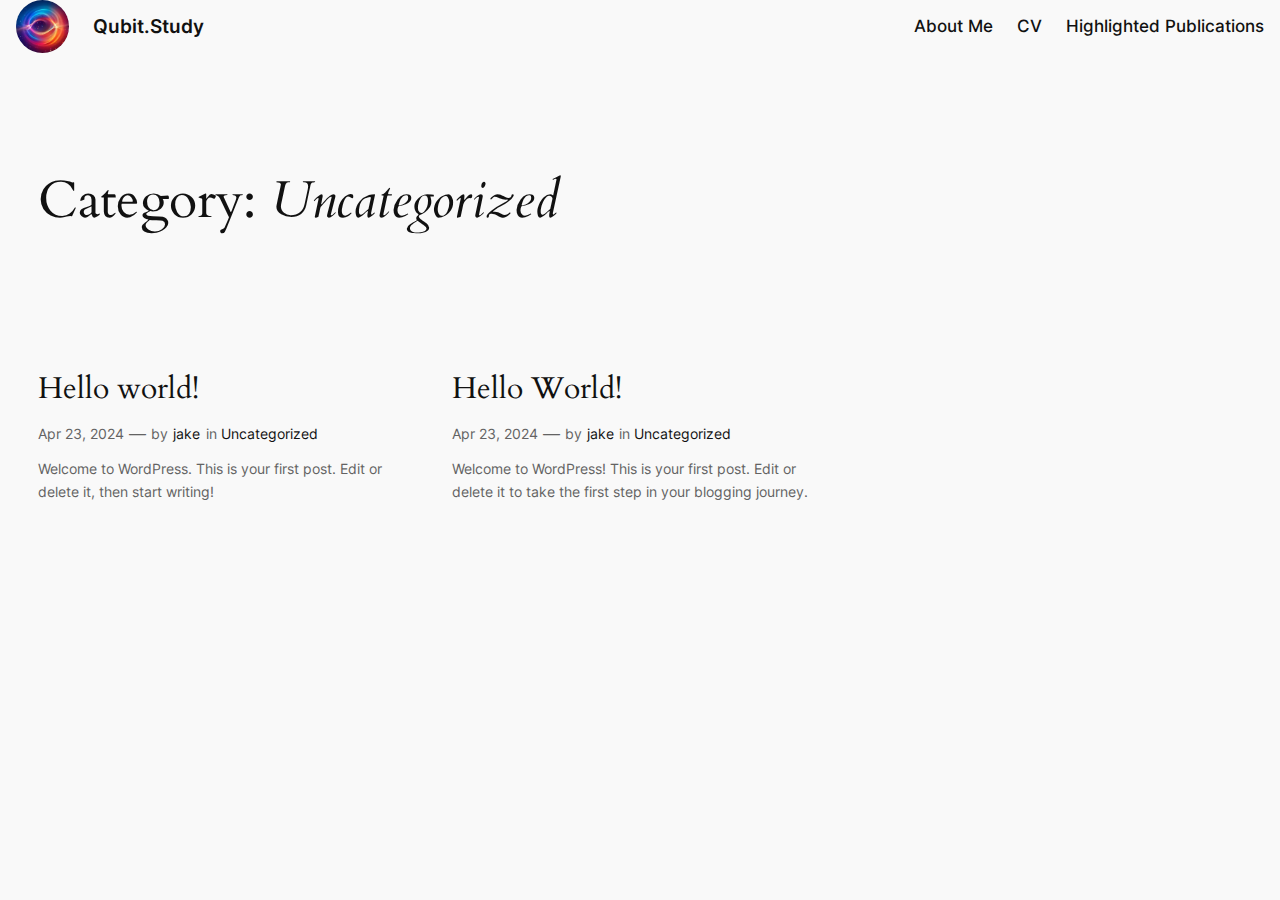
<file: category/uncategorized/index.html>
<!DOCTYPE html>
<html lang="en-US">
<head>
	<meta charset="UTF-8">
	<meta name="viewport" content="width=device-width, initial-scale=1">
<meta name="robots" content="max-image-preview:large">
<title>Uncategorized &#8211; Qubit.Study</title>
<link rel="alternate" type="application/rss+xml" title="Qubit.Study &raquo; Feed" href="/feed/">
<link rel="alternate" type="application/rss+xml" title="Qubit.Study &raquo; Comments Feed" href="/comments/feed/">
<link rel="alternate" type="application/rss+xml" title="Qubit.Study &raquo; Uncategorized Category Feed" href="/category/uncategorized/feed/">
<script>
window._wpemojiSettings = {"baseUrl":"https:\/\/s.w.org\/images\/core\/emoji\/15.0.3\/72x72\/","ext":".png","svgUrl":"https:\/\/s.w.org\/images\/core\/emoji\/15.0.3\/svg\/","svgExt":".svg","source":{"concatemoji":"\/wp-includes\/js\/wp-emoji-release.min.js?ver=6.5.4"}};
/*! This file is auto-generated */
!function(i,n){var o,s,e;function c(e){try{var t={supportTests:e,timestamp:(new Date).valueOf()};sessionStorage.setItem(o,JSON.stringify(t))}catch(e){}}function p(e,t,n){e.clearRect(0,0,e.canvas.width,e.canvas.height),e.fillText(t,0,0);var t=new Uint32Array(e.getImageData(0,0,e.canvas.width,e.canvas.height).data),r=(e.clearRect(0,0,e.canvas.width,e.canvas.height),e.fillText(n,0,0),new Uint32Array(e.getImageData(0,0,e.canvas.width,e.canvas.height).data));return t.every(function(e,t){return e===r[t]})}function u(e,t,n){switch(t){case"flag":return n(e,"🏳️‍⚧️","🏳️​⚧️")?!1:!n(e,"🇺🇳","🇺​🇳")&&!n(e,"🏴󠁧󠁢󠁥󠁮󠁧󠁿","🏴​󠁧​󠁢​󠁥​󠁮​󠁧​󠁿");case"emoji":return!n(e,"🐦‍⬛","🐦​⬛")}return!1}function f(e,t,n){var r="undefined"!=typeof WorkerGlobalScope&&self instanceof WorkerGlobalScope?new OffscreenCanvas(300,150):i.createElement("canvas"),a=r.getContext("2d",{willReadFrequently:!0}),o=(a.textBaseline="top",a.font="600 32px Arial",{});return e.forEach(function(e){o[e]=t(a,e,n)}),o}function t(e){var t=i.createElement("script");t.src=e,t.defer=!0,i.head.appendChild(t)}"undefined"!=typeof Promise&&(o="wpEmojiSettingsSupports",s=["flag","emoji"],n.supports={everything:!0,everythingExceptFlag:!0},e=new Promise(function(e){i.addEventListener("DOMContentLoaded",e,{once:!0})}),new Promise(function(t){var n=function(){try{var e=JSON.parse(sessionStorage.getItem(o));if("object"==typeof e&&"number"==typeof e.timestamp&&(new Date).valueOf()<e.timestamp+604800&&"object"==typeof e.supportTests)return e.supportTests}catch(e){}return null}();if(!n){if("undefined"!=typeof Worker&&"undefined"!=typeof OffscreenCanvas&&"undefined"!=typeof URL&&URL.createObjectURL&&"undefined"!=typeof Blob)try{var e="postMessage("+f.toString()+"("+[JSON.stringify(s),u.toString(),p.toString()].join(",")+"));",r=new Blob([e],{type:"text/javascript"}),a=new Worker(URL.createObjectURL(r),{name:"wpTestEmojiSupports"});return void(a.onmessage=function(e){c(n=e.data),a.terminate(),t(n)})}catch(e){}c(n=f(s,u,p))}t(n)}).then(function(e){for(var t in e)n.supports[t]=e[t],n.supports.everything=n.supports.everything&&n.supports[t],"flag"!==t&&(n.supports.everythingExceptFlag=n.supports.everythingExceptFlag&&n.supports[t]);n.supports.everythingExceptFlag=n.supports.everythingExceptFlag&&!n.supports.flag,n.DOMReady=!1,n.readyCallback=function(){n.DOMReady=!0}}).then(function(){return e}).then(function(){var e;n.supports.everything||(n.readyCallback(),(e=n.source||{}).concatemoji?t(e.concatemoji):e.wpemoji&&e.twemoji&&(t(e.twemoji),t(e.wpemoji)))}))}((window,document),window._wpemojiSettings);
</script>
<style id="wp-block-site-logo-inline-css">.wp-block-site-logo{box-sizing:border-box;line-height:0}.wp-block-site-logo a{display:inline-block;line-height:0}.wp-block-site-logo.is-default-size img{height:auto;width:120px}.wp-block-site-logo img{height:auto;max-width:100%}.wp-block-site-logo a,.wp-block-site-logo img{border-radius:inherit}.wp-block-site-logo.aligncenter{margin-left:auto;margin-right:auto;text-align:center}.wp-block-site-logo.is-style-rounded{border-radius:9999px}</style>
<style id="wp-block-site-title-inline-css">.wp-block-site-title a{color:inherit}</style>
<style id="wp-block-group-inline-css">.wp-block-group{box-sizing:border-box}</style>
<style id="wp-block-navigation-link-inline-css">.wp-block-navigation .wp-block-navigation-item__label{overflow-wrap:break-word}.wp-block-navigation .wp-block-navigation-item__description{display:none}.link-ui-tools{border-top:1px solid #f0f0f0;padding:8px}.link-ui-block-inserter{padding-top:8px}.link-ui-block-inserter__back{margin-left:8px;text-transform:uppercase}.components-popover-pointer-events-trap{background-color:initial;cursor:pointer;inset:0;position:fixed;z-index:1000000}

				.is-style-arrow-link .wp-block-navigation-item__label:after {
					content: "\2197";
					padding-inline-start: 0.25rem;
					vertical-align: middle;
					text-decoration: none;
					display: inline-block;
				}</style>
<link rel="stylesheet" id="wp-block-navigation-css" href="/wp-includes/blocks/navigation/style.min.css?ver=6.5.4" media="all">
<style id="wp-block-query-title-inline-css">.wp-block-query-title{box-sizing:border-box}</style>
<style id="wp-block-paragraph-inline-css">.is-small-text{font-size:.875em}.is-regular-text{font-size:1em}.is-large-text{font-size:2.25em}.is-larger-text{font-size:3em}.has-drop-cap:not(:focus):first-letter{float:left;font-size:8.4em;font-style:normal;font-weight:100;line-height:.68;margin:.05em .1em 0 0;text-transform:uppercase}body.rtl .has-drop-cap:not(:focus):first-letter{float:none;margin-left:.1em}p.has-drop-cap.has-background{overflow:hidden}p.has-background{padding:1.25em 2.375em}:where(p.has-text-color:not(.has-link-color)) a{color:inherit}p.has-text-align-left[style*="writing-mode:vertical-lr"],p.has-text-align-right[style*="writing-mode:vertical-rl"]{rotate:180deg}</style>
<style id="wp-block-post-featured-image-inline-css">.wp-block-post-featured-image{margin-left:0;margin-right:0}.wp-block-post-featured-image a{display:block;height:100%}.wp-block-post-featured-image img{box-sizing:border-box;height:auto;max-width:100%;vertical-align:bottom;width:100%}.wp-block-post-featured-image.alignfull img,.wp-block-post-featured-image.alignwide img{width:100%}.wp-block-post-featured-image .wp-block-post-featured-image__overlay.has-background-dim{background-color:#000;inset:0;position:absolute}.wp-block-post-featured-image{position:relative}.wp-block-post-featured-image .wp-block-post-featured-image__overlay.has-background-gradient{background-color:initial}.wp-block-post-featured-image .wp-block-post-featured-image__overlay.has-background-dim-0{opacity:0}.wp-block-post-featured-image .wp-block-post-featured-image__overlay.has-background-dim-10{opacity:.1}.wp-block-post-featured-image .wp-block-post-featured-image__overlay.has-background-dim-20{opacity:.2}.wp-block-post-featured-image .wp-block-post-featured-image__overlay.has-background-dim-30{opacity:.3}.wp-block-post-featured-image .wp-block-post-featured-image__overlay.has-background-dim-40{opacity:.4}.wp-block-post-featured-image .wp-block-post-featured-image__overlay.has-background-dim-50{opacity:.5}.wp-block-post-featured-image .wp-block-post-featured-image__overlay.has-background-dim-60{opacity:.6}.wp-block-post-featured-image .wp-block-post-featured-image__overlay.has-background-dim-70{opacity:.7}.wp-block-post-featured-image .wp-block-post-featured-image__overlay.has-background-dim-80{opacity:.8}.wp-block-post-featured-image .wp-block-post-featured-image__overlay.has-background-dim-90{opacity:.9}.wp-block-post-featured-image .wp-block-post-featured-image__overlay.has-background-dim-100{opacity:1}.wp-block-post-featured-image:where(.alignleft,.alignright){width:100%}</style>
<style id="wp-block-post-title-inline-css">.wp-block-post-title{box-sizing:border-box;word-break:break-word}.wp-block-post-title a{display:inline-block}</style>
<style id="wp-block-post-date-inline-css">.wp-block-post-date{box-sizing:border-box}</style>
<style id="wp-block-post-terms-inline-css">.wp-block-post-terms{box-sizing:border-box}.wp-block-post-terms .wp-block-post-terms__separator{white-space:pre-wrap}

				.is-style-pill a,
				.is-style-pill span:not([class], [data-rich-text-placeholder]) {
					display: inline-block;
					background-color: var(--wp--preset--color--base-2);
					padding: 0.375rem 0.875rem;
					border-radius: var(--wp--preset--spacing--20);
				}

				.is-style-pill a:hover {
					background-color: var(--wp--preset--color--contrast-3);
				}</style>
<style id="wp-block-post-excerpt-inline-css">:where(.wp-block-post-excerpt){margin-bottom:var(--wp--style--block-gap);margin-top:var(--wp--style--block-gap)}.wp-block-post-excerpt__excerpt{margin-bottom:0;margin-top:0}.wp-block-post-excerpt__more-text{margin-bottom:0;margin-top:var(--wp--style--block-gap)}.wp-block-post-excerpt__more-link{display:inline-block}</style>
<style id="wp-block-spacer-inline-css">.wp-block-spacer{clear:both}</style>
<style id="wp-block-post-template-inline-css">.wp-block-post-template{list-style:none;margin-bottom:0;margin-top:0;max-width:100%;padding:0}.wp-block-post-template.wp-block-post-template{background:none}.wp-block-post-template.is-flex-container{display:flex;flex-direction:row;flex-wrap:wrap;gap:1.25em}.wp-block-post-template.is-flex-container>li{margin:0;width:100%}@media (min-width:600px){.wp-block-post-template.is-flex-container.is-flex-container.columns-2>li{width:calc(50% - .625em)}.wp-block-post-template.is-flex-container.is-flex-container.columns-3>li{width:calc(33.33333% - .83333em)}.wp-block-post-template.is-flex-container.is-flex-container.columns-4>li{width:calc(25% - .9375em)}.wp-block-post-template.is-flex-container.is-flex-container.columns-5>li{width:calc(20% - 1em)}.wp-block-post-template.is-flex-container.is-flex-container.columns-6>li{width:calc(16.66667% - 1.04167em)}}@media (max-width:600px){.wp-block-post-template-is-layout-grid.wp-block-post-template-is-layout-grid.wp-block-post-template-is-layout-grid.wp-block-post-template-is-layout-grid{grid-template-columns:1fr}}.wp-block-post-template-is-layout-constrained>li>.alignright,.wp-block-post-template-is-layout-flow>li>.alignright{float:right;margin-inline-end:0;margin-inline-start:2em}.wp-block-post-template-is-layout-constrained>li>.alignleft,.wp-block-post-template-is-layout-flow>li>.alignleft{float:left;margin-inline-end:2em;margin-inline-start:0}.wp-block-post-template-is-layout-constrained>li>.aligncenter,.wp-block-post-template-is-layout-flow>li>.aligncenter{margin-inline-end:auto;margin-inline-start:auto}</style>
<style id="wp-block-query-pagination-inline-css">.wp-block-query-pagination>.wp-block-query-pagination-next,.wp-block-query-pagination>.wp-block-query-pagination-numbers,.wp-block-query-pagination>.wp-block-query-pagination-previous{margin-bottom:.5em;margin-right:.5em}.wp-block-query-pagination>.wp-block-query-pagination-next:last-child,.wp-block-query-pagination>.wp-block-query-pagination-numbers:last-child,.wp-block-query-pagination>.wp-block-query-pagination-previous:last-child{margin-right:0}.wp-block-query-pagination.is-content-justification-space-between>.wp-block-query-pagination-next:last-of-type{margin-inline-start:auto}.wp-block-query-pagination.is-content-justification-space-between>.wp-block-query-pagination-previous:first-child{margin-inline-end:auto}.wp-block-query-pagination .wp-block-query-pagination-previous-arrow{display:inline-block;margin-right:1ch}.wp-block-query-pagination .wp-block-query-pagination-previous-arrow:not(.is-arrow-chevron){transform:scaleX(1)}.wp-block-query-pagination .wp-block-query-pagination-next-arrow{display:inline-block;margin-left:1ch}.wp-block-query-pagination .wp-block-query-pagination-next-arrow:not(.is-arrow-chevron){transform:scaleX(1)}.wp-block-query-pagination.aligncenter{justify-content:center}</style>
<style id="wp-emoji-styles-inline-css">img.wp-smiley, img.emoji {
		display: inline !important;
		border: none !important;
		box-shadow: none !important;
		height: 1em !important;
		width: 1em !important;
		margin: 0 0.07em !important;
		vertical-align: -0.1em !important;
		background: none !important;
		padding: 0 !important;
	}</style>
<style id="wp-block-library-inline-css">:root{--wp-admin-theme-color:#007cba;--wp-admin-theme-color--rgb:0,124,186;--wp-admin-theme-color-darker-10:#006ba1;--wp-admin-theme-color-darker-10--rgb:0,107,161;--wp-admin-theme-color-darker-20:#005a87;--wp-admin-theme-color-darker-20--rgb:0,90,135;--wp-admin-border-width-focus:2px;--wp-block-synced-color:#7a00df;--wp-block-synced-color--rgb:122,0,223;--wp-bound-block-color:#9747ff}@media (min-resolution:192dpi){:root{--wp-admin-border-width-focus:1.5px}}.wp-element-button{cursor:pointer}:root{--wp--preset--font-size--normal:16px;--wp--preset--font-size--huge:42px}:root .has-very-light-gray-background-color{background-color:#eee}:root .has-very-dark-gray-background-color{background-color:#313131}:root .has-very-light-gray-color{color:#eee}:root .has-very-dark-gray-color{color:#313131}:root .has-vivid-green-cyan-to-vivid-cyan-blue-gradient-background{background:linear-gradient(135deg,#00d084,#0693e3)}:root .has-purple-crush-gradient-background{background:linear-gradient(135deg,#34e2e4,#4721fb 50%,#ab1dfe)}:root .has-hazy-dawn-gradient-background{background:linear-gradient(135deg,#faaca8,#dad0ec)}:root .has-subdued-olive-gradient-background{background:linear-gradient(135deg,#fafae1,#67a671)}:root .has-atomic-cream-gradient-background{background:linear-gradient(135deg,#fdd79a,#004a59)}:root .has-nightshade-gradient-background{background:linear-gradient(135deg,#330968,#31cdcf)}:root .has-midnight-gradient-background{background:linear-gradient(135deg,#020381,#2874fc)}.has-regular-font-size{font-size:1em}.has-larger-font-size{font-size:2.625em}.has-normal-font-size{font-size:var(--wp--preset--font-size--normal)}.has-huge-font-size{font-size:var(--wp--preset--font-size--huge)}.has-text-align-center{text-align:center}.has-text-align-left{text-align:left}.has-text-align-right{text-align:right}#end-resizable-editor-section{display:none}.aligncenter{clear:both}.items-justified-left{justify-content:flex-start}.items-justified-center{justify-content:center}.items-justified-right{justify-content:flex-end}.items-justified-space-between{justify-content:space-between}.screen-reader-text{border:0;clip:rect(1px,1px,1px,1px);-webkit-clip-path:inset(50%);clip-path:inset(50%);height:1px;margin:-1px;overflow:hidden;padding:0;position:absolute;width:1px;word-wrap:normal!important}.screen-reader-text:focus{background-color:#ddd;clip:auto!important;-webkit-clip-path:none;clip-path:none;color:#444;display:block;font-size:1em;height:auto;left:5px;line-height:normal;padding:15px 23px 14px;text-decoration:none;top:5px;width:auto;z-index:100000}html :where(.has-border-color){border-style:solid}html :where([style*=border-top-color]){border-top-style:solid}html :where([style*=border-right-color]){border-right-style:solid}html :where([style*=border-bottom-color]){border-bottom-style:solid}html :where([style*=border-left-color]){border-left-style:solid}html :where([style*=border-width]){border-style:solid}html :where([style*=border-top-width]){border-top-style:solid}html :where([style*=border-right-width]){border-right-style:solid}html :where([style*=border-bottom-width]){border-bottom-style:solid}html :where([style*=border-left-width]){border-left-style:solid}html :where(img[class*=wp-image-]){height:auto;max-width:100%}:where(figure){margin:0 0 1em}html :where(.is-position-sticky){--wp-admin--admin-bar--position-offset:var(--wp-admin--admin-bar--height,0px)}@media screen and (max-width:600px){html :where(.is-position-sticky){--wp-admin--admin-bar--position-offset:0px}}</style>
<style id="global-styles-inline-css">body{--wp--preset--color--black: #000000;--wp--preset--color--cyan-bluish-gray: #abb8c3;--wp--preset--color--white: #ffffff;--wp--preset--color--pale-pink: #f78da7;--wp--preset--color--vivid-red: #cf2e2e;--wp--preset--color--luminous-vivid-orange: #ff6900;--wp--preset--color--luminous-vivid-amber: #fcb900;--wp--preset--color--light-green-cyan: #7bdcb5;--wp--preset--color--vivid-green-cyan: #00d084;--wp--preset--color--pale-cyan-blue: #8ed1fc;--wp--preset--color--vivid-cyan-blue: #0693e3;--wp--preset--color--vivid-purple: #9b51e0;--wp--preset--color--base: #f9f9f9;--wp--preset--color--base-2: #ffffff;--wp--preset--color--contrast: #111111;--wp--preset--color--contrast-2: #636363;--wp--preset--color--contrast-3: #A4A4A4;--wp--preset--color--accent: #cfcabe;--wp--preset--color--accent-2: #c2a990;--wp--preset--color--accent-3: #d8613c;--wp--preset--color--accent-4: #b1c5a4;--wp--preset--color--accent-5: #b5bdbc;--wp--preset--gradient--vivid-cyan-blue-to-vivid-purple: linear-gradient(135deg,rgba(6,147,227,1) 0%,rgb(155,81,224) 100%);--wp--preset--gradient--light-green-cyan-to-vivid-green-cyan: linear-gradient(135deg,rgb(122,220,180) 0%,rgb(0,208,130) 100%);--wp--preset--gradient--luminous-vivid-amber-to-luminous-vivid-orange: linear-gradient(135deg,rgba(252,185,0,1) 0%,rgba(255,105,0,1) 100%);--wp--preset--gradient--luminous-vivid-orange-to-vivid-red: linear-gradient(135deg,rgba(255,105,0,1) 0%,rgb(207,46,46) 100%);--wp--preset--gradient--very-light-gray-to-cyan-bluish-gray: linear-gradient(135deg,rgb(238,238,238) 0%,rgb(169,184,195) 100%);--wp--preset--gradient--cool-to-warm-spectrum: linear-gradient(135deg,rgb(74,234,220) 0%,rgb(151,120,209) 20%,rgb(207,42,186) 40%,rgb(238,44,130) 60%,rgb(251,105,98) 80%,rgb(254,248,76) 100%);--wp--preset--gradient--blush-light-purple: linear-gradient(135deg,rgb(255,206,236) 0%,rgb(152,150,240) 100%);--wp--preset--gradient--blush-bordeaux: linear-gradient(135deg,rgb(254,205,165) 0%,rgb(254,45,45) 50%,rgb(107,0,62) 100%);--wp--preset--gradient--luminous-dusk: linear-gradient(135deg,rgb(255,203,112) 0%,rgb(199,81,192) 50%,rgb(65,88,208) 100%);--wp--preset--gradient--pale-ocean: linear-gradient(135deg,rgb(255,245,203) 0%,rgb(182,227,212) 50%,rgb(51,167,181) 100%);--wp--preset--gradient--electric-grass: linear-gradient(135deg,rgb(202,248,128) 0%,rgb(113,206,126) 100%);--wp--preset--gradient--midnight: linear-gradient(135deg,rgb(2,3,129) 0%,rgb(40,116,252) 100%);--wp--preset--gradient--gradient-1: linear-gradient(to bottom, #cfcabe 0%, #F9F9F9 100%);--wp--preset--gradient--gradient-2: linear-gradient(to bottom, #C2A990 0%, #F9F9F9 100%);--wp--preset--gradient--gradient-3: linear-gradient(to bottom, #D8613C 0%, #F9F9F9 100%);--wp--preset--gradient--gradient-4: linear-gradient(to bottom, #B1C5A4 0%, #F9F9F9 100%);--wp--preset--gradient--gradient-5: linear-gradient(to bottom, #B5BDBC 0%, #F9F9F9 100%);--wp--preset--gradient--gradient-6: linear-gradient(to bottom, #A4A4A4 0%, #F9F9F9 100%);--wp--preset--gradient--gradient-7: linear-gradient(to bottom, #cfcabe 50%, #F9F9F9 50%);--wp--preset--gradient--gradient-8: linear-gradient(to bottom, #C2A990 50%, #F9F9F9 50%);--wp--preset--gradient--gradient-9: linear-gradient(to bottom, #D8613C 50%, #F9F9F9 50%);--wp--preset--gradient--gradient-10: linear-gradient(to bottom, #B1C5A4 50%, #F9F9F9 50%);--wp--preset--gradient--gradient-11: linear-gradient(to bottom, #B5BDBC 50%, #F9F9F9 50%);--wp--preset--gradient--gradient-12: linear-gradient(to bottom, #A4A4A4 50%, #F9F9F9 50%);--wp--preset--font-size--small: 0.9rem;--wp--preset--font-size--medium: 1.05rem;--wp--preset--font-size--large: clamp(1.39rem, 1.39rem + ((1vw - 0.2rem) * 0.767), 1.85rem);--wp--preset--font-size--x-large: clamp(1.85rem, 1.85rem + ((1vw - 0.2rem) * 1.083), 2.5rem);--wp--preset--font-size--xx-large: clamp(2.5rem, 2.5rem + ((1vw - 0.2rem) * 1.283), 3.27rem);--wp--preset--font-family--body: "Inter", sans-serif;--wp--preset--font-family--heading: Cardo;--wp--preset--font-family--system-sans-serif: -apple-system, BlinkMacSystemFont, avenir next, avenir, segoe ui, helvetica neue, helvetica, Cantarell, Ubuntu, roboto, noto, arial, sans-serif;--wp--preset--font-family--system-serif: Iowan Old Style, Apple Garamond, Baskerville, Times New Roman, Droid Serif, Times, Source Serif Pro, serif, Apple Color Emoji, Segoe UI Emoji, Segoe UI Symbol;--wp--preset--spacing--10: 1rem;--wp--preset--spacing--20: min(1.5rem, 2vw);--wp--preset--spacing--30: min(2.5rem, 3vw);--wp--preset--spacing--40: min(4rem, 5vw);--wp--preset--spacing--50: min(6.5rem, 8vw);--wp--preset--spacing--60: min(10.5rem, 13vw);--wp--preset--shadow--natural: 6px 6px 9px rgba(0, 0, 0, 0.2);--wp--preset--shadow--deep: 12px 12px 50px rgba(0, 0, 0, 0.4);--wp--preset--shadow--sharp: 6px 6px 0px rgba(0, 0, 0, 0.2);--wp--preset--shadow--outlined: 6px 6px 0px -3px rgba(255, 255, 255, 1), 6px 6px rgba(0, 0, 0, 1);--wp--preset--shadow--crisp: 6px 6px 0px rgba(0, 0, 0, 1);}body { margin: 0;--wp--style--global--content-size: 620px;--wp--style--global--wide-size: 1280px; }.wp-site-blocks { padding-top: var(--wp--style--root--padding-top); padding-bottom: var(--wp--style--root--padding-bottom); }.has-global-padding { padding-right: var(--wp--style--root--padding-right); padding-left: var(--wp--style--root--padding-left); }.has-global-padding :where(.has-global-padding:not(.wp-block-block)) { padding-right: 0; padding-left: 0; }.has-global-padding > .alignfull { margin-right: calc(var(--wp--style--root--padding-right) * -1); margin-left: calc(var(--wp--style--root--padding-left) * -1); }.has-global-padding :where(.has-global-padding:not(.wp-block-block)) > .alignfull { margin-right: 0; margin-left: 0; }.has-global-padding > .alignfull:where(:not(.has-global-padding):not(.is-layout-flex):not(.is-layout-grid)) > :where([class*="wp-block-"]:not(.alignfull):not([class*="__"]),p,h1,h2,h3,h4,h5,h6,ul,ol) { padding-right: var(--wp--style--root--padding-right); padding-left: var(--wp--style--root--padding-left); }.has-global-padding :where(.has-global-padding) > .alignfull:where(:not(.has-global-padding)) > :where([class*="wp-block-"]:not(.alignfull):not([class*="__"]),p,h1,h2,h3,h4,h5,h6,ul,ol) { padding-right: 0; padding-left: 0; }.wp-site-blocks > .alignleft { float: left; margin-right: 2em; }.wp-site-blocks > .alignright { float: right; margin-left: 2em; }.wp-site-blocks > .aligncenter { justify-content: center; margin-left: auto; margin-right: auto; }:where(.wp-site-blocks) > * { margin-block-start: 1.2rem; margin-block-end: 0; }:where(.wp-site-blocks) > :first-child:first-child { margin-block-start: 0; }:where(.wp-site-blocks) > :last-child:last-child { margin-block-end: 0; }body { --wp--style--block-gap: 1.2rem; }:where(body .is-layout-flow)  > :first-child:first-child{margin-block-start: 0;}:where(body .is-layout-flow)  > :last-child:last-child{margin-block-end: 0;}:where(body .is-layout-flow)  > *{margin-block-start: 1.2rem;margin-block-end: 0;}:where(body .is-layout-constrained)  > :first-child:first-child{margin-block-start: 0;}:where(body .is-layout-constrained)  > :last-child:last-child{margin-block-end: 0;}:where(body .is-layout-constrained)  > *{margin-block-start: 1.2rem;margin-block-end: 0;}:where(body .is-layout-flex) {gap: 1.2rem;}:where(body .is-layout-grid) {gap: 1.2rem;}body .is-layout-flow > .alignleft{float: left;margin-inline-start: 0;margin-inline-end: 2em;}body .is-layout-flow > .alignright{float: right;margin-inline-start: 2em;margin-inline-end: 0;}body .is-layout-flow > .aligncenter{margin-left: auto !important;margin-right: auto !important;}body .is-layout-constrained > .alignleft{float: left;margin-inline-start: 0;margin-inline-end: 2em;}body .is-layout-constrained > .alignright{float: right;margin-inline-start: 2em;margin-inline-end: 0;}body .is-layout-constrained > .aligncenter{margin-left: auto !important;margin-right: auto !important;}body .is-layout-constrained > :where(:not(.alignleft):not(.alignright):not(.alignfull)){max-width: var(--wp--style--global--content-size);margin-left: auto !important;margin-right: auto !important;}body .is-layout-constrained > .alignwide{max-width: var(--wp--style--global--wide-size);}body .is-layout-flex{display: flex;}body .is-layout-flex{flex-wrap: wrap;align-items: center;}body .is-layout-flex > *{margin: 0;}body .is-layout-grid{display: grid;}body .is-layout-grid > *{margin: 0;}body{background-color: var(--wp--preset--color--base);color: var(--wp--preset--color--contrast);font-family: var(--wp--preset--font-family--body);font-size: var(--wp--preset--font-size--medium);font-style: normal;font-weight: 400;line-height: 1.55;--wp--style--root--padding-top: 0px;--wp--style--root--padding-right: var(--wp--preset--spacing--30);--wp--style--root--padding-bottom: 0px;--wp--style--root--padding-left: var(--wp--preset--spacing--30);}a:where(:not(.wp-element-button)){color: var(--wp--preset--color--contrast);text-decoration: underline;}a:where(:not(.wp-element-button)):hover{text-decoration: none;}h1, h2, h3, h4, h5, h6{color: var(--wp--preset--color--contrast);font-family: var(--wp--preset--font-family--heading);font-weight: 400;line-height: 1.2;}h1{font-size: var(--wp--preset--font-size--xx-large);line-height: 1.15;}h2{font-size: var(--wp--preset--font-size--x-large);}h3{font-size: var(--wp--preset--font-size--large);}h4{font-size: clamp(1.1rem, 1.1rem + ((1vw - 0.2rem) * 0.767), 1.5rem);}h5{font-size: var(--wp--preset--font-size--medium);}h6{font-size: var(--wp--preset--font-size--small);}.wp-element-button, .wp-block-button__link{background-color: var(--wp--preset--color--contrast);border-radius: .33rem;border-color: var(--wp--preset--color--contrast);border-width: 0;color: var(--wp--preset--color--base);font-family: inherit;font-size: var(--wp--preset--font-size--small);font-style: normal;font-weight: 500;line-height: inherit;padding-top: 0.6rem;padding-right: 1rem;padding-bottom: 0.6rem;padding-left: 1rem;text-decoration: none;}.wp-element-button:hover, .wp-block-button__link:hover{background-color: var(--wp--preset--color--contrast-2);border-color: var(--wp--preset--color--contrast-2);color: var(--wp--preset--color--base);}.wp-element-button:focus, .wp-block-button__link:focus{background-color: var(--wp--preset--color--contrast-2);border-color: var(--wp--preset--color--contrast-2);color: var(--wp--preset--color--base);outline-color: var(--wp--preset--color--contrast);outline-offset: 2px;}.wp-element-button:active, .wp-block-button__link:active{background-color: var(--wp--preset--color--contrast);color: var(--wp--preset--color--base);}.wp-element-caption, .wp-block-audio figcaption, .wp-block-embed figcaption, .wp-block-gallery figcaption, .wp-block-image figcaption, .wp-block-table figcaption, .wp-block-video figcaption{color: var(--wp--preset--color--contrast-2);font-family: var(--wp--preset--font-family--body);font-size: 0.8rem;}.has-black-color{color: var(--wp--preset--color--black) !important;}.has-cyan-bluish-gray-color{color: var(--wp--preset--color--cyan-bluish-gray) !important;}.has-white-color{color: var(--wp--preset--color--white) !important;}.has-pale-pink-color{color: var(--wp--preset--color--pale-pink) !important;}.has-vivid-red-color{color: var(--wp--preset--color--vivid-red) !important;}.has-luminous-vivid-orange-color{color: var(--wp--preset--color--luminous-vivid-orange) !important;}.has-luminous-vivid-amber-color{color: var(--wp--preset--color--luminous-vivid-amber) !important;}.has-light-green-cyan-color{color: var(--wp--preset--color--light-green-cyan) !important;}.has-vivid-green-cyan-color{color: var(--wp--preset--color--vivid-green-cyan) !important;}.has-pale-cyan-blue-color{color: var(--wp--preset--color--pale-cyan-blue) !important;}.has-vivid-cyan-blue-color{color: var(--wp--preset--color--vivid-cyan-blue) !important;}.has-vivid-purple-color{color: var(--wp--preset--color--vivid-purple) !important;}.has-base-color{color: var(--wp--preset--color--base) !important;}.has-base-2-color{color: var(--wp--preset--color--base-2) !important;}.has-contrast-color{color: var(--wp--preset--color--contrast) !important;}.has-contrast-2-color{color: var(--wp--preset--color--contrast-2) !important;}.has-contrast-3-color{color: var(--wp--preset--color--contrast-3) !important;}.has-accent-color{color: var(--wp--preset--color--accent) !important;}.has-accent-2-color{color: var(--wp--preset--color--accent-2) !important;}.has-accent-3-color{color: var(--wp--preset--color--accent-3) !important;}.has-accent-4-color{color: var(--wp--preset--color--accent-4) !important;}.has-accent-5-color{color: var(--wp--preset--color--accent-5) !important;}.has-black-background-color{background-color: var(--wp--preset--color--black) !important;}.has-cyan-bluish-gray-background-color{background-color: var(--wp--preset--color--cyan-bluish-gray) !important;}.has-white-background-color{background-color: var(--wp--preset--color--white) !important;}.has-pale-pink-background-color{background-color: var(--wp--preset--color--pale-pink) !important;}.has-vivid-red-background-color{background-color: var(--wp--preset--color--vivid-red) !important;}.has-luminous-vivid-orange-background-color{background-color: var(--wp--preset--color--luminous-vivid-orange) !important;}.has-luminous-vivid-amber-background-color{background-color: var(--wp--preset--color--luminous-vivid-amber) !important;}.has-light-green-cyan-background-color{background-color: var(--wp--preset--color--light-green-cyan) !important;}.has-vivid-green-cyan-background-color{background-color: var(--wp--preset--color--vivid-green-cyan) !important;}.has-pale-cyan-blue-background-color{background-color: var(--wp--preset--color--pale-cyan-blue) !important;}.has-vivid-cyan-blue-background-color{background-color: var(--wp--preset--color--vivid-cyan-blue) !important;}.has-vivid-purple-background-color{background-color: var(--wp--preset--color--vivid-purple) !important;}.has-base-background-color{background-color: var(--wp--preset--color--base) !important;}.has-base-2-background-color{background-color: var(--wp--preset--color--base-2) !important;}.has-contrast-background-color{background-color: var(--wp--preset--color--contrast) !important;}.has-contrast-2-background-color{background-color: var(--wp--preset--color--contrast-2) !important;}.has-contrast-3-background-color{background-color: var(--wp--preset--color--contrast-3) !important;}.has-accent-background-color{background-color: var(--wp--preset--color--accent) !important;}.has-accent-2-background-color{background-color: var(--wp--preset--color--accent-2) !important;}.has-accent-3-background-color{background-color: var(--wp--preset--color--accent-3) !important;}.has-accent-4-background-color{background-color: var(--wp--preset--color--accent-4) !important;}.has-accent-5-background-color{background-color: var(--wp--preset--color--accent-5) !important;}.has-black-border-color{border-color: var(--wp--preset--color--black) !important;}.has-cyan-bluish-gray-border-color{border-color: var(--wp--preset--color--cyan-bluish-gray) !important;}.has-white-border-color{border-color: var(--wp--preset--color--white) !important;}.has-pale-pink-border-color{border-color: var(--wp--preset--color--pale-pink) !important;}.has-vivid-red-border-color{border-color: var(--wp--preset--color--vivid-red) !important;}.has-luminous-vivid-orange-border-color{border-color: var(--wp--preset--color--luminous-vivid-orange) !important;}.has-luminous-vivid-amber-border-color{border-color: var(--wp--preset--color--luminous-vivid-amber) !important;}.has-light-green-cyan-border-color{border-color: var(--wp--preset--color--light-green-cyan) !important;}.has-vivid-green-cyan-border-color{border-color: var(--wp--preset--color--vivid-green-cyan) !important;}.has-pale-cyan-blue-border-color{border-color: var(--wp--preset--color--pale-cyan-blue) !important;}.has-vivid-cyan-blue-border-color{border-color: var(--wp--preset--color--vivid-cyan-blue) !important;}.has-vivid-purple-border-color{border-color: var(--wp--preset--color--vivid-purple) !important;}.has-base-border-color{border-color: var(--wp--preset--color--base) !important;}.has-base-2-border-color{border-color: var(--wp--preset--color--base-2) !important;}.has-contrast-border-color{border-color: var(--wp--preset--color--contrast) !important;}.has-contrast-2-border-color{border-color: var(--wp--preset--color--contrast-2) !important;}.has-contrast-3-border-color{border-color: var(--wp--preset--color--contrast-3) !important;}.has-accent-border-color{border-color: var(--wp--preset--color--accent) !important;}.has-accent-2-border-color{border-color: var(--wp--preset--color--accent-2) !important;}.has-accent-3-border-color{border-color: var(--wp--preset--color--accent-3) !important;}.has-accent-4-border-color{border-color: var(--wp--preset--color--accent-4) !important;}.has-accent-5-border-color{border-color: var(--wp--preset--color--accent-5) !important;}.has-vivid-cyan-blue-to-vivid-purple-gradient-background{background: var(--wp--preset--gradient--vivid-cyan-blue-to-vivid-purple) !important;}.has-light-green-cyan-to-vivid-green-cyan-gradient-background{background: var(--wp--preset--gradient--light-green-cyan-to-vivid-green-cyan) !important;}.has-luminous-vivid-amber-to-luminous-vivid-orange-gradient-background{background: var(--wp--preset--gradient--luminous-vivid-amber-to-luminous-vivid-orange) !important;}.has-luminous-vivid-orange-to-vivid-red-gradient-background{background: var(--wp--preset--gradient--luminous-vivid-orange-to-vivid-red) !important;}.has-very-light-gray-to-cyan-bluish-gray-gradient-background{background: var(--wp--preset--gradient--very-light-gray-to-cyan-bluish-gray) !important;}.has-cool-to-warm-spectrum-gradient-background{background: var(--wp--preset--gradient--cool-to-warm-spectrum) !important;}.has-blush-light-purple-gradient-background{background: var(--wp--preset--gradient--blush-light-purple) !important;}.has-blush-bordeaux-gradient-background{background: var(--wp--preset--gradient--blush-bordeaux) !important;}.has-luminous-dusk-gradient-background{background: var(--wp--preset--gradient--luminous-dusk) !important;}.has-pale-ocean-gradient-background{background: var(--wp--preset--gradient--pale-ocean) !important;}.has-electric-grass-gradient-background{background: var(--wp--preset--gradient--electric-grass) !important;}.has-midnight-gradient-background{background: var(--wp--preset--gradient--midnight) !important;}.has-gradient-1-gradient-background{background: var(--wp--preset--gradient--gradient-1) !important;}.has-gradient-2-gradient-background{background: var(--wp--preset--gradient--gradient-2) !important;}.has-gradient-3-gradient-background{background: var(--wp--preset--gradient--gradient-3) !important;}.has-gradient-4-gradient-background{background: var(--wp--preset--gradient--gradient-4) !important;}.has-gradient-5-gradient-background{background: var(--wp--preset--gradient--gradient-5) !important;}.has-gradient-6-gradient-background{background: var(--wp--preset--gradient--gradient-6) !important;}.has-gradient-7-gradient-background{background: var(--wp--preset--gradient--gradient-7) !important;}.has-gradient-8-gradient-background{background: var(--wp--preset--gradient--gradient-8) !important;}.has-gradient-9-gradient-background{background: var(--wp--preset--gradient--gradient-9) !important;}.has-gradient-10-gradient-background{background: var(--wp--preset--gradient--gradient-10) !important;}.has-gradient-11-gradient-background{background: var(--wp--preset--gradient--gradient-11) !important;}.has-gradient-12-gradient-background{background: var(--wp--preset--gradient--gradient-12) !important;}.has-small-font-size{font-size: var(--wp--preset--font-size--small) !important;}.has-medium-font-size{font-size: var(--wp--preset--font-size--medium) !important;}.has-large-font-size{font-size: var(--wp--preset--font-size--large) !important;}.has-x-large-font-size{font-size: var(--wp--preset--font-size--x-large) !important;}.has-xx-large-font-size{font-size: var(--wp--preset--font-size--xx-large) !important;}.has-body-font-family{font-family: var(--wp--preset--font-family--body) !important;}.has-heading-font-family{font-family: var(--wp--preset--font-family--heading) !important;}.has-system-sans-serif-font-family{font-family: var(--wp--preset--font-family--system-sans-serif) !important;}.has-system-serif-font-family{font-family: var(--wp--preset--font-family--system-serif) !important;}
.wp-block-navigation{font-weight: 500;}
.wp-block-navigation a:where(:not(.wp-element-button)){color: inherit;text-decoration: none;}
.wp-block-navigation a:where(:not(.wp-element-button)):hover{text-decoration: underline;}
.wp-block-post-author-name{font-size: var(--wp--preset--font-size--small);}
.wp-block-post-author-name a:where(:not(.wp-element-button)){text-decoration: none;}
.wp-block-post-author-name a:where(:not(.wp-element-button)):hover{text-decoration: underline;}
.wp-block-post-date{color: var(--wp--preset--color--contrast-2);font-size: var(--wp--preset--font-size--small);}
.wp-block-post-date a:where(:not(.wp-element-button)){color: var(--wp--preset--color--contrast-2);text-decoration: none;}
.wp-block-post-date a:where(:not(.wp-element-button)):hover{text-decoration: underline;}
.wp-block-post-excerpt{line-height: 1.6;}
.wp-block-post-featured-image img, .wp-block-post-featured-image .block-editor-media-placeholder, .wp-block-post-featured-image .wp-block-post-featured-image__overlay{border-radius: var(--wp--preset--spacing--20);}
.wp-block-post-terms{font-size: var(--wp--preset--font-size--small);}
.wp-block-post-terms a:where(:not(.wp-element-button)){text-decoration: none;}
.wp-block-post-terms a:where(:not(.wp-element-button)):hover{text-decoration: underline;}
.wp-block-post-title a:where(:not(.wp-element-button)){text-decoration: none;}
.wp-block-post-title a:where(:not(.wp-element-button)):hover{text-decoration: underline;}
.wp-block-query-no-results{padding-top: var(--wp--preset--spacing--30);}
.wp-block-site-title{font-family: var(--wp--preset--font-family--body);font-size: clamp(0.875rem, 0.875rem + ((1vw - 0.2rem) * 0.542), 1.2rem);font-style: normal;font-weight: 600;}
.wp-block-site-title a:where(:not(.wp-element-button)){text-decoration: none;}
.wp-block-site-title a:where(:not(.wp-element-button)):hover{text-decoration: none;}
:where(.wp-site-blocks *:focus){outline-width:2px;outline-style:solid}.wp-block-calendar.wp-block-calendar table:where(:not(.has-text-color)) th{background-color:var(--wp--preset--color--contrast-2);color:var(--wp--preset--color--base);border-color:var(--wp--preset--color--contrast-2)}.wp-block-calendar table:where(:not(.has-text-color)) td{border-color:var(--wp--preset--color--contrast-2)}.wp-block-categories{}.wp-block-categories{list-style-type:none;}.wp-block-categories li{margin-bottom: 0.5rem;}.wp-block-post-comments-form{}.wp-block-post-comments-form textarea, .wp-block-post-comments-form input{border-radius:.33rem}.wp-block-loginout{}.wp-block-loginout input{border-radius:.33rem;padding:calc(0.667em + 2px);border:1px solid #949494;}.wp-block-post-terms{}.wp-block-post-terms .wp-block-post-terms__prefix{color: var(--wp--preset--color--contrast-2);}.wp-block-query-title{}.wp-block-query-title span{font-style: italic;}.wp-block-quote{}.wp-block-quote :where(p){margin-block-start:0;margin-block-end:calc(var(--wp--preset--spacing--10) + 0.5rem);}.wp-block-quote :where(:last-child){margin-block-end:0;}.wp-block-quote.has-text-align-right.is-style-plain, .rtl .is-style-plain.wp-block-quote:not(.has-text-align-center):not(.has-text-align-left){border-width: 0 2px 0 0;padding-left:calc(var(--wp--preset--spacing--20) + 0.5rem);padding-right:calc(var(--wp--preset--spacing--20) + 0.5rem);}.wp-block-quote.has-text-align-left.is-style-plain, body:not(.rtl) .is-style-plain.wp-block-quote:not(.has-text-align-center):not(.has-text-align-right){border-width: 0 0 0 2px;padding-left:calc(var(--wp--preset--spacing--20) + 0.5rem);padding-right:calc(var(--wp--preset--spacing--20) + 0.5rem)}.wp-block-search{}.wp-block-search .wp-block-search__input{border-radius:.33rem}.wp-block-separator{}.wp-block-separator:not(.is-style-wide):not(.is-style-dots):not(.alignwide):not(.alignfull){width: var(--wp--preset--spacing--60)}</style>
<style id="core-block-supports-inline-css">.wp-container-core-group-is-layout-1.wp-container-core-group-is-layout-1 > *{margin-block-start:0;margin-block-end:0;}.wp-container-core-group-is-layout-1.wp-container-core-group-is-layout-1.wp-container-core-group-is-layout-1.wp-container-core-group-is-layout-1 > * + *{margin-block-start:0px;margin-block-end:0;}.wp-container-core-group-is-layout-2.wp-container-core-group-is-layout-2{gap:var(--wp--preset--spacing--20);}.wp-container-core-navigation-is-layout-1.wp-container-core-navigation-is-layout-1{gap:var(--wp--preset--spacing--20);justify-content:flex-end;}.wp-container-core-group-is-layout-3.wp-container-core-group-is-layout-3{flex-wrap:nowrap;justify-content:flex-start;}.wp-container-core-group-is-layout-4.wp-container-core-group-is-layout-4{gap:0;justify-content:space-between;}.wp-container-core-group-is-layout-5.wp-container-core-group-is-layout-5 > *{margin-block-start:0;margin-block-end:0;}.wp-container-core-group-is-layout-5.wp-container-core-group-is-layout-5.wp-container-core-group-is-layout-5.wp-container-core-group-is-layout-5 > * + *{margin-block-start:0;margin-block-end:0;}.wp-container-content-2{flex-basis:min(2.5rem, 3vw);}.wp-container-core-group-is-layout-6.wp-container-core-group-is-layout-6{gap:0.3em;justify-content:flex-start;}.wp-container-content-3{flex-basis:min(2.5rem, 3vw);}.wp-container-content-4{flex-basis:min(2.5rem, 3vw);}.wp-container-core-group-is-layout-8.wp-container-core-group-is-layout-8{flex-wrap:nowrap;gap:10px;flex-direction:column;align-items:flex-start;}.wp-container-content-5{flex-basis:min(2.5rem, 3vw);}.wp-container-core-group-is-layout-9.wp-container-core-group-is-layout-9{gap:0.3em;justify-content:flex-start;}.wp-container-content-6{flex-basis:min(2.5rem, 3vw);}.wp-container-content-7{flex-basis:min(2.5rem, 3vw);}.wp-container-core-group-is-layout-11.wp-container-core-group-is-layout-11{flex-wrap:nowrap;gap:10px;flex-direction:column;align-items:flex-start;}.wp-container-core-post-template-is-layout-1.wp-container-core-post-template-is-layout-1{grid-template-columns:repeat(3, minmax(0, 1fr));gap:var(--wp--preset--spacing--30);}</style>
<style id="wp-block-template-skip-link-inline-css">.skip-link.screen-reader-text {
			border: 0;
			clip: rect(1px,1px,1px,1px);
			clip-path: inset(50%);
			height: 1px;
			margin: -1px;
			overflow: hidden;
			padding: 0;
			position: absolute !important;
			width: 1px;
			word-wrap: normal !important;
		}

		.skip-link.screen-reader-text:focus {
			background-color: #eee;
			clip: auto !important;
			clip-path: none;
			color: #444;
			display: block;
			font-size: 1em;
			height: auto;
			left: 5px;
			line-height: normal;
			padding: 15px 23px 14px;
			text-decoration: none;
			top: 5px;
			width: auto;
			z-index: 100000;
		}</style>
<link rel="stylesheet" id="katex-css" href="/wp-content/plugins/katex/assets/katex-0.13.13/katex.min.css?ver=6.5.4" media="all">
<link rel="https://api.w.org/" href="/wp-json/">
<link rel="alternate" type="application/json" href="/wp-json/wp/v2/categories/1">
<link rel="EditURI" type="application/rsd+xml" title="RSD" href="/xmlrpc.php?rsd">
<meta name="generator" content="WordPress 6.5.4">
<script id="wp-load-polyfill-importmap">
( HTMLScriptElement.supports && HTMLScriptElement.supports("importmap") ) || document.write( '<script src="http://qubitstudy.local/wp-includes/js/dist/vendor/wp-polyfill-importmap.min.js?ver=1.8.2"><\/scr' + 'ipt>' );
</script>
<script type="importmap" id="wp-importmap">{"imports":{"@wordpress\/interactivity":"\/wp-includes\/js\/dist\/interactivity.min.js?ver=6.5.4"}}</script>
<script type="module" src="/wp-includes/blocks/navigation/view.min.js?ver=6.5.4" id="@wordpress/block-library/navigation-js-module"></script>
<link rel="modulepreload" href="/wp-includes/js/dist/interactivity.min.js?ver=6.5.4" id="@wordpress/interactivity-js-modulepreload">
<style id="wp-fonts-local">@font-face{font-family:Inter;font-style:normal;font-weight:300 900;font-display:fallback;src:url('/wp-content/themes/twentytwentyfour/assets/fonts/inter/Inter-VariableFont_slnt,wght.woff2') format('woff2');font-stretch:normal;}
@font-face{font-family:Cardo;font-style:normal;font-weight:400;font-display:fallback;src:url('/wp-content/themes/twentytwentyfour/assets/fonts/cardo/cardo_normal_400.woff2') format('woff2');}
@font-face{font-family:Cardo;font-style:italic;font-weight:400;font-display:fallback;src:url('/wp-content/themes/twentytwentyfour/assets/fonts/cardo/cardo_italic_400.woff2') format('woff2');}
@font-face{font-family:Cardo;font-style:normal;font-weight:700;font-display:fallback;src:url('/wp-content/themes/twentytwentyfour/assets/fonts/cardo/cardo_normal_700.woff2') format('woff2');}</style>
<link rel="icon" href="/wp-content/uploads/2024/04/dallc2b7e-2024-04-23-00.11.02-a-colorful-abstract-quantum-inspired-image-suitable-for-background-use.-the-image-features-a-soft-gradient-of-vibrant-colors-in-a-simple-non-complic-150x150.jpg" sizes="32x32">
<link rel="icon" href="/wp-content/uploads/2024/04/dallc2b7e-2024-04-23-00.11.02-a-colorful-abstract-quantum-inspired-image-suitable-for-background-use.-the-image-features-a-soft-gradient-of-vibrant-colors-in-a-simple-non-complic-300x300.jpg" sizes="192x192">
<link rel="apple-touch-icon" href="/wp-content/uploads/2024/04/dallc2b7e-2024-04-23-00.11.02-a-colorful-abstract-quantum-inspired-image-suitable-for-background-use.-the-image-features-a-soft-gradient-of-vibrant-colors-in-a-simple-non-complic-300x300.jpg">
<meta name="msapplication-TileImage" content="/wp-content/uploads/2024/04/dallc2b7e-2024-04-23-00.11.02-a-colorful-abstract-quantum-inspired-image-suitable-for-background-use.-the-image-features-a-soft-gradient-of-vibrant-colors-in-a-simple-non-complic-300x300.jpg">
</head>

<body class="archive category category-uncategorized category-1 wp-custom-logo wp-embed-responsive">

<div class="wp-site-blocks">
<header class="wp-block-template-part">
<div class="wp-block-group alignwide has-base-background-color has-background is-layout-flow wp-container-core-group-is-layout-5 wp-block-group-is-layout-flow" style="margin-top:0;margin-bottom:0;padding-top:0px;padding-right:0;padding-bottom:0px;padding-left:0">
<div class="wp-block-group alignwide is-content-justification-space-between is-layout-flex wp-container-core-group-is-layout-4 wp-block-group-is-layout-flex" style="margin-top:0;margin-bottom:0;padding-top:0;padding-right:var(--wp--preset--spacing--10);padding-bottom:0;padding-left:var(--wp--preset--spacing--10)">
<div class="wp-block-group is-layout-flex wp-container-core-group-is-layout-2 wp-block-group-is-layout-flex">
<div class="is-style-rounded wp-block-site-logo"><a href="/" class="custom-logo-link" rel="home"><img width="53" height="53" src="/wp-content/uploads/2024/04/dallc2b7e-2024-04-23-00.11.02-a-colorful-abstract-quantum-inspired-image-suitable-for-background-use.-the-image-features-a-soft-gradient-of-vibrant-colors-in-a-simple-non-complic.jpg" class="custom-logo" alt="Qubit.Study" decoding="async" srcset="/wp-content/uploads/2024/04/dallc2b7e-2024-04-23-00.11.02-a-colorful-abstract-quantum-inspired-image-suitable-for-background-use.-the-image-features-a-soft-gradient-of-vibrant-colors-in-a-simple-non-complic.jpg 1024w, /wp-content/uploads/2024/04/dallc2b7e-2024-04-23-00.11.02-a-colorful-abstract-quantum-inspired-image-suitable-for-background-use.-the-image-features-a-soft-gradient-of-vibrant-colors-in-a-simple-non-complic-300x300.jpg 300w, /wp-content/uploads/2024/04/dallc2b7e-2024-04-23-00.11.02-a-colorful-abstract-quantum-inspired-image-suitable-for-background-use.-the-image-features-a-soft-gradient-of-vibrant-colors-in-a-simple-non-complic-150x150.jpg 150w, /wp-content/uploads/2024/04/dallc2b7e-2024-04-23-00.11.02-a-colorful-abstract-quantum-inspired-image-suitable-for-background-use.-the-image-features-a-soft-gradient-of-vibrant-colors-in-a-simple-non-complic-768x768.jpg 768w" sizes="(max-width: 53px) 100vw, 53px"></a></div>


<div class="wp-block-group is-layout-flow wp-container-core-group-is-layout-1 wp-block-group-is-layout-flow"><p class="wp-block-site-title"><a href="/" target="_self" rel="home">Qubit.Study</a></p></div>
</div>



<div class="wp-block-group is-content-justification-left is-nowrap is-layout-flex wp-container-core-group-is-layout-3 wp-block-group-is-layout-flex" style="padding-top:0;padding-right:0;padding-bottom:0;padding-left:0"><nav class="is-responsive items-justified-right wp-block-navigation is-horizontal is-content-justification-right is-layout-flex wp-container-core-navigation-is-layout-1 wp-block-navigation-is-layout-flex" aria-label="Navigation" data-wp-interactive="core/navigation" data-wp-context='{"overlayOpenedBy":{"click":false,"hover":false,"focus":false},"type":"overlay","roleAttribute":"","ariaLabel":"Menu"}'><button aria-haspopup="dialog" aria-label="Open menu" class="wp-block-navigation__responsive-container-open " data-wp-on--click="actions.openMenuOnClick" data-wp-on--keydown="actions.handleMenuKeydown"><svg width="24" height="24" xmlns="http://www.w3.org/2000/svg" viewbox="0 0 24 24" aria-hidden="true" focusable="false"><rect x="4" y="7.5" width="16" height="1.5"></rect><rect x="4" y="15" width="16" height="1.5"></rect></svg></button>
				<div class="wp-block-navigation__responsive-container  " id="modal-1" data-wp-class--has-modal-open="state.isMenuOpen" data-wp-class--is-menu-open="state.isMenuOpen" data-wp-watch="callbacks.initMenu" data-wp-on--keydown="actions.handleMenuKeydown" data-wp-on--focusout="actions.handleMenuFocusout" tabindex="-1">
					<div class="wp-block-navigation__responsive-close" tabindex="-1">
						<div class="wp-block-navigation__responsive-dialog" data-wp-bind--aria-modal="state.ariaModal" data-wp-bind--aria-label="state.ariaLabel" data-wp-bind--role="state.roleAttribute">
							<button aria-label="Close menu" class="wp-block-navigation__responsive-container-close" data-wp-on--click="actions.closeMenuOnClick"><svg xmlns="http://www.w3.org/2000/svg" viewbox="0 0 24 24" width="24" height="24" aria-hidden="true" focusable="false"><path d="M13 11.8l6.1-6.3-1-1-6.1 6.2-6.1-6.2-1 1 6.1 6.3-6.5 6.7 1 1 6.5-6.6 6.5 6.6 1-1z"></path></svg></button>
							<div class="wp-block-navigation__responsive-container-content" data-wp-watch="callbacks.focusFirstElement" id="modal-1-content">
								<ul class="wp-block-navigation__container is-responsive items-justified-right wp-block-navigation">
<li class=" wp-block-navigation-item wp-block-navigation-link"><a class="wp-block-navigation-item__content" href="/about/"><span class="wp-block-navigation-item__label">About Me</span></a></li>
<li class=" wp-block-navigation-item wp-block-navigation-link"><a class="wp-block-navigation-item__content" href="/CV"><span class="wp-block-navigation-item__label">CV</span></a></li>
<li class=" wp-block-navigation-item wp-block-navigation-link"><a class="wp-block-navigation-item__content" href="/publications/"><span class="wp-block-navigation-item__label">Highlighted Publications</span></a></li>
</ul>
							</div>
						</div>
					</div>
				</div></nav></div>
</div>
</div>
</header>


<main class="wp-block-group alignfull has-global-padding is-layout-constrained wp-block-group-is-layout-constrained">

	<h1 style="padding-top:var(--wp--preset--spacing--50); line-height:1;" class="alignwide wp-block-query-title">Category: <span>Uncategorized</span>
</h1>

	

<div class="wp-block-query alignwide is-layout-flow wp-block-query-is-layout-flow">
	

	
	<div class="wp-block-group is-layout-flow wp-block-group-is-layout-flow" style="margin-top:0;margin-bottom:0;padding-top:var(--wp--preset--spacing--50);padding-right:0;padding-bottom:var(--wp--preset--spacing--50);padding-left:0">

		<ul class="columns-3 alignfull wp-block-post-template is-layout-grid wp-container-core-post-template-is-layout-1 wp-block-post-template-is-layout-grid">
<li class="wp-block-post post-1 post type-post status-publish format-standard hentry category-uncategorized">

		

		
		<div class="wp-block-group is-vertical is-nowrap is-layout-flex wp-container-core-group-is-layout-8 wp-block-group-is-layout-flex" style="margin-top:var(--wp--preset--spacing--20);padding-top:0">
			<h2 class="wp-block-post-title has-large-font-size wp-container-content-2"><a href="/hello-world/" target="_self">Hello world!</a></h2>

			<div class="wp-block-template-part">

<div class="wp-block-group has-global-padding is-layout-constrained wp-block-group-is-layout-constrained">
	
	<div class="wp-block-group is-content-justification-left is-layout-flex wp-container-core-group-is-layout-6 wp-block-group-is-layout-flex">
		<div class="wp-block-post-date"><time datetime="2024-04-23T05:36:44+00:00"><a href="/hello-world/">Apr 23, 2024</a></time></div>

		
		<p class="has-contrast-2-color has-text-color">—</p>
		

		
		<p class="has-small-font-size has-contrast-2-color has-text-color">by</p>
		

		<div class="wp-block-post-author-name"><a href="/author/jake/" target="_self" class="wp-block-post-author-name__link">jake</a></div>

		<div class="taxonomy-category wp-block-post-terms">
<span class="wp-block-post-terms__prefix">in </span><a href="/category/uncategorized/" rel="tag">Uncategorized</a>
</div>

	</div>
	
</div>


</div>

			<div class="has-text-color has-contrast-2-color wp-block-post-excerpt has-small-font-size wp-container-content-3"><p class="wp-block-post-excerpt__excerpt">Welcome to WordPress. This is your first post. Edit or delete it, then start writing! </p></div>

			
			<div style="height:0px" aria-hidden="true" class="wp-block-spacer wp-container-content-4">
			</div>
			
		</div>
		

		</li>
<li class="wp-block-post post-8 post type-post status-publish format-standard hentry category-uncategorized">

		

		
		<div class="wp-block-group is-vertical is-nowrap is-layout-flex wp-container-core-group-is-layout-11 wp-block-group-is-layout-flex" style="margin-top:var(--wp--preset--spacing--20);padding-top:0">
			<h2 class="wp-block-post-title has-large-font-size wp-container-content-5"><a href="/hello-world-2/" target="_self">Hello World!</a></h2>

			<div class="wp-block-template-part">

<div class="wp-block-group has-global-padding is-layout-constrained wp-block-group-is-layout-constrained">
	
	<div class="wp-block-group is-content-justification-left is-layout-flex wp-container-core-group-is-layout-9 wp-block-group-is-layout-flex">
		<div class="wp-block-post-date"><time datetime="2024-04-23T03:09:25+00:00"><a href="/hello-world-2/">Apr 23, 2024</a></time></div>

		
		<p class="has-contrast-2-color has-text-color">—</p>
		

		
		<p class="has-small-font-size has-contrast-2-color has-text-color">by</p>
		

		<div class="wp-block-post-author-name"><a href="/author/jake/" target="_self" class="wp-block-post-author-name__link">jake</a></div>

		<div class="taxonomy-category wp-block-post-terms">
<span class="wp-block-post-terms__prefix">in </span><a href="/category/uncategorized/" rel="tag">Uncategorized</a>
</div>

	</div>
	
</div>


</div>

			<div class="has-text-color has-contrast-2-color wp-block-post-excerpt has-small-font-size wp-container-content-6"><p class="wp-block-post-excerpt__excerpt">Welcome to WordPress! This is your first post. Edit or delete it to take the first step in your blogging journey. </p></div>

			
			<div style="height:0px" aria-hidden="true" class="wp-block-spacer wp-container-content-7">
			</div>
			
		</div>
		

		</li>
</ul>

		
		<div style="margin-top:0;margin-bottom:0;height:var(--wp--preset--spacing--40)" aria-hidden="true" class="wp-block-spacer"></div>
		

		

	</div>
	
</div>



</main>


<footer class="wp-block-template-part"></footer>
</div>
        <script>
            function _katexRender(rootElement) {
                const eles = rootElement.querySelectorAll(".katex-eq:not(.katex-rendered)");
                for(let idx=0; idx < eles.length; idx++) {
                    const ele = eles[idx];
                    ele.classList.add("katex-rendered");
                    try {
                        katex.render(
                            ele.textContent,
                            ele,
                            {
                                displayMode: ele.getAttribute("data-katex-display") === 'true',
                                throwOnError: false
                            }
                        );
                    } catch(n) {
                        ele.style.color="red";
                        ele.textContent = n.message;
                    }
                }
            }

            function katexRender() {
                _katexRender(document);
            }

            document.addEventListener("DOMContentLoaded", function() {
                katexRender();

                // Perform a KaTeX rendering step when the DOM is mutated.
                const katexObserver = new MutationObserver(function(mutations) {
                    [].forEach.call(mutations, function(mutation) {
                        if (mutation.target && mutation.target instanceof Element) {
                            _katexRender(mutation.target);
                        }
                    });
                });

                const katexObservationConfig = {
                    subtree: true,
                    childList: true,
                    attributes: true,
                    characterData: true
                };

                katexObserver.observe(document.body, katexObservationConfig);
            });

        </script>
        <script id="wp-block-template-skip-link-js-after">( function() {
		var skipLinkTarget = document.querySelector( 'main' ),
			sibling,
			skipLinkTargetID,
			skipLink;

		// Early exit if a skip-link target can't be located.
		if ( ! skipLinkTarget ) {
			return;
		}

		/*
		 * Get the site wrapper.
		 * The skip-link will be injected in the beginning of it.
		 */
		sibling = document.querySelector( '.wp-site-blocks' );

		// Early exit if the root element was not found.
		if ( ! sibling ) {
			return;
		}

		// Get the skip-link target's ID, and generate one if it doesn't exist.
		skipLinkTargetID = skipLinkTarget.id;
		if ( ! skipLinkTargetID ) {
			skipLinkTargetID = 'wp--skip-link--target';
			skipLinkTarget.id = skipLinkTargetID;
		}

		// Create the skip link.
		skipLink = document.createElement( 'a' );
		skipLink.classList.add( 'skip-link', 'screen-reader-text' );
		skipLink.href = '#' + skipLinkTargetID;
		skipLink.innerHTML = 'Skip to content';

		// Inject the skip link.
		sibling.parentElement.insertBefore( skipLink, sibling );
	}() );</script>
<script src="/wp-content/plugins/katex/assets/katex-0.13.13/katex.min.js?ver=6.5.4" id="katex-js"></script>
</body>
</html>
</file>
<file: wp-includes/blocks/navigation/style.min.css>
.wp-block-navigation{position:relative;--navigation-layout-justification-setting:flex-start;--navigation-layout-direction:row;--navigation-layout-wrap:wrap;--navigation-layout-justify:flex-start;--navigation-layout-align:center}.wp-block-navigation ul{margin-bottom:0;margin-left:0;margin-top:0;padding-left:0}.wp-block-navigation ul,.wp-block-navigation ul li{list-style:none;padding:0}.wp-block-navigation .wp-block-navigation-item{align-items:center;background-color:inherit;display:flex;position:relative}.wp-block-navigation .wp-block-navigation-item .wp-block-navigation__submenu-container:empty{display:none}.wp-block-navigation .wp-block-navigation-item__content{display:block}.wp-block-navigation .wp-block-navigation-item__content.wp-block-navigation-item__content{color:inherit}.wp-block-navigation.has-text-decoration-underline .wp-block-navigation-item__content,.wp-block-navigation.has-text-decoration-underline .wp-block-navigation-item__content:active,.wp-block-navigation.has-text-decoration-underline .wp-block-navigation-item__content:focus{text-decoration:underline}.wp-block-navigation.has-text-decoration-line-through .wp-block-navigation-item__content,.wp-block-navigation.has-text-decoration-line-through .wp-block-navigation-item__content:active,.wp-block-navigation.has-text-decoration-line-through .wp-block-navigation-item__content:focus{text-decoration:line-through}.wp-block-navigation:where(:not([class*=has-text-decoration])) a{text-decoration:none}.wp-block-navigation:where(:not([class*=has-text-decoration])) a:active,.wp-block-navigation:where(:not([class*=has-text-decoration])) a:focus{text-decoration:none}.wp-block-navigation .wp-block-navigation__submenu-icon{align-self:center;background-color:inherit;border:none;color:currentColor;display:inline-block;font-size:inherit;height:.6em;line-height:0;margin-left:.25em;padding:0;width:.6em}.wp-block-navigation .wp-block-navigation__submenu-icon svg{display:inline-block;stroke:currentColor;height:inherit;margin-top:.075em;width:inherit}.wp-block-navigation.is-vertical{--navigation-layout-direction:column;--navigation-layout-justify:initial;--navigation-layout-align:flex-start}.wp-block-navigation.no-wrap{--navigation-layout-wrap:nowrap}.wp-block-navigation.items-justified-center{--navigation-layout-justification-setting:center;--navigation-layout-justify:center}.wp-block-navigation.items-justified-center.is-vertical{--navigation-layout-align:center}.wp-block-navigation.items-justified-right{--navigation-layout-justification-setting:flex-end;--navigation-layout-justify:flex-end}.wp-block-navigation.items-justified-right.is-vertical{--navigation-layout-align:flex-end}.wp-block-navigation.items-justified-space-between{--navigation-layout-justification-setting:space-between;--navigation-layout-justify:space-between}.wp-block-navigation .has-child .wp-block-navigation__submenu-container{align-items:normal;background-color:inherit;color:inherit;display:flex;flex-direction:column;height:0;left:-1px;opacity:0;overflow:hidden;position:absolute;top:100%;transition:opacity .1s linear;visibility:hidden;width:0;z-index:2}.wp-block-navigation .has-child .wp-block-navigation__submenu-container>.wp-block-navigation-item>.wp-block-navigation-item__content{display:flex;flex-grow:1}.wp-block-navigation .has-child .wp-block-navigation__submenu-container>.wp-block-navigation-item>.wp-block-navigation-item__content .wp-block-navigation__submenu-icon{margin-left:auto;margin-right:0}.wp-block-navigation .has-child .wp-block-navigation__submenu-container .wp-block-navigation-item__content{margin:0}@media (min-width:782px){.wp-block-navigation .has-child .wp-block-navigation__submenu-container .wp-block-navigation__submenu-container{left:100%;top:-1px}.wp-block-navigation .has-child .wp-block-navigation__submenu-container .wp-block-navigation__submenu-container:before{background:#0000;content:"";display:block;height:100%;position:absolute;right:100%;width:.5em}.wp-block-navigation .has-child .wp-block-navigation__submenu-container .wp-block-navigation__submenu-icon{margin-right:.25em}.wp-block-navigation .has-child .wp-block-navigation__submenu-container .wp-block-navigation__submenu-icon svg{transform:rotate(-90deg)}}.wp-block-navigation .has-child .wp-block-navigation-submenu__toggle[aria-expanded=true]~.wp-block-navigation__submenu-container,.wp-block-navigation .has-child:not(.open-on-click):hover>.wp-block-navigation__submenu-container,.wp-block-navigation .has-child:not(.open-on-click):not(.open-on-hover-click):focus-within>.wp-block-navigation__submenu-container{height:auto;min-width:200px;opacity:1;overflow:visible;visibility:visible;width:auto}.wp-block-navigation.has-background .has-child .wp-block-navigation__submenu-container{left:0;top:100%}@media (min-width:782px){.wp-block-navigation.has-background .has-child .wp-block-navigation__submenu-container .wp-block-navigation__submenu-container{left:100%;top:0}}.wp-block-navigation-submenu{display:flex;position:relative}.wp-block-navigation-submenu .wp-block-navigation__submenu-icon svg{stroke:currentColor}button.wp-block-navigation-item__content{background-color:initial;border:none;color:currentColor;font-family:inherit;font-size:inherit;font-style:inherit;font-weight:inherit;line-height:inherit;text-align:left;text-transform:inherit}.wp-block-navigation-submenu__toggle{cursor:pointer}.wp-block-navigation-item.open-on-click .wp-block-navigation-submenu__toggle{padding-left:0;padding-right:.85em}.wp-block-navigation-item.open-on-click .wp-block-navigation-submenu__toggle+.wp-block-navigation__submenu-icon{margin-left:-.6em;pointer-events:none}.wp-block-navigation-item.open-on-click button.wp-block-navigation-item__content:not(.wp-block-navigation-submenu__toggle){padding:0}.wp-block-navigation .wp-block-page-list,.wp-block-navigation__container,.wp-block-navigation__responsive-close,.wp-block-navigation__responsive-container,.wp-block-navigation__responsive-container-content,.wp-block-navigation__responsive-dialog{gap:inherit}:where(.wp-block-navigation.has-background .wp-block-navigation-item a:not(.wp-element-button)),:where(.wp-block-navigation.has-background .wp-block-navigation-submenu a:not(.wp-element-button)){padding:.5em 1em}:where(.wp-block-navigation .wp-block-navigation__submenu-container .wp-block-navigation-item a:not(.wp-element-button)),:where(.wp-block-navigation .wp-block-navigation__submenu-container .wp-block-navigation-submenu a:not(.wp-element-button)),:where(.wp-block-navigation .wp-block-navigation__submenu-container .wp-block-navigation-submenu button.wp-block-navigation-item__content),:where(.wp-block-navigation .wp-block-navigation__submenu-container .wp-block-pages-list__item button.wp-block-navigation-item__content){padding:.5em 1em}.wp-block-navigation.items-justified-right .wp-block-navigation__container .has-child .wp-block-navigation__submenu-container,.wp-block-navigation.items-justified-right .wp-block-page-list>.has-child .wp-block-navigation__submenu-container,.wp-block-navigation.items-justified-space-between .wp-block-page-list>.has-child:last-child .wp-block-navigation__submenu-container,.wp-block-navigation.items-justified-space-between>.wp-block-navigation__container>.has-child:last-child .wp-block-navigation__submenu-container{left:auto;right:0}.wp-block-navigation.items-justified-right .wp-block-navigation__container .has-child .wp-block-navigation__submenu-container .wp-block-navigation__submenu-container,.wp-block-navigation.items-justified-right .wp-block-page-list>.has-child .wp-block-navigation__submenu-container .wp-block-navigation__submenu-container,.wp-block-navigation.items-justified-space-between .wp-block-page-list>.has-child:last-child .wp-block-navigation__submenu-container .wp-block-navigation__submenu-container,.wp-block-navigation.items-justified-space-between>.wp-block-navigation__container>.has-child:last-child .wp-block-navigation__submenu-container .wp-block-navigation__submenu-container{left:-1px;right:-1px}@media (min-width:782px){.wp-block-navigation.items-justified-right .wp-block-navigation__container .has-child .wp-block-navigation__submenu-container .wp-block-navigation__submenu-container,.wp-block-navigation.items-justified-right .wp-block-page-list>.has-child .wp-block-navigation__submenu-container .wp-block-navigation__submenu-container,.wp-block-navigation.items-justified-space-between .wp-block-page-list>.has-child:last-child .wp-block-navigation__submenu-container .wp-block-navigation__submenu-container,.wp-block-navigation.items-justified-space-between>.wp-block-navigation__container>.has-child:last-child .wp-block-navigation__submenu-container .wp-block-navigation__submenu-container{left:auto;right:100%}}.wp-block-navigation:not(.has-background) .wp-block-navigation__submenu-container{background-color:#fff;border:1px solid #00000026}.wp-block-navigation.has-background .wp-block-navigation__submenu-container{background-color:inherit}.wp-block-navigation:not(.has-text-color) .wp-block-navigation__submenu-container{color:#000}.wp-block-navigation__container{align-items:var(--navigation-layout-align,initial);display:flex;flex-direction:var(--navigation-layout-direction,initial);flex-wrap:var(--navigation-layout-wrap,wrap);justify-content:var(--navigation-layout-justify,initial);list-style:none;margin:0;padding-left:0}.wp-block-navigation__container .is-responsive{display:none}.wp-block-navigation__container:only-child,.wp-block-page-list:only-child{flex-grow:1}@keyframes overlay-menu__fade-in-animation{0%{opacity:0;transform:translateY(.5em)}to{opacity:1;transform:translateY(0)}}.wp-block-navigation__responsive-container{bottom:0;display:none;left:0;position:fixed;right:0;top:0}.wp-block-navigation__responsive-container :where(.wp-block-navigation-item a){color:inherit}.wp-block-navigation__responsive-container .wp-block-navigation__responsive-container-content{align-items:var(--navigation-layout-align,initial);display:flex;flex-direction:var(--navigation-layout-direction,initial);flex-wrap:var(--navigation-layout-wrap,wrap);justify-content:var(--navigation-layout-justify,initial)}.wp-block-navigation__responsive-container:not(.is-menu-open.is-menu-open){background-color:inherit!important;color:inherit!important}.wp-block-navigation__responsive-container.is-menu-open{animation:overlay-menu__fade-in-animation .1s ease-out;animation-fill-mode:forwards;background-color:inherit;display:flex;flex-direction:column;overflow:auto;padding:clamp(1rem,var(--wp--style--root--padding-top),20rem) clamp(1rem,var(--wp--style--root--padding-right),20rem) clamp(1rem,var(--wp--style--root--padding-bottom),20rem) clamp(1rem,var(--wp--style--root--padding-left),20em);z-index:100000}@media (prefers-reduced-motion:reduce){.wp-block-navigation__responsive-container.is-menu-open{animation-delay:0s;animation-duration:1ms}}.wp-block-navigation__responsive-container.is-menu-open .wp-block-navigation__responsive-container-content{align-items:var(--navigation-layout-justification-setting,inherit);display:flex;flex-direction:column;flex-wrap:nowrap;overflow:visible;padding-top:calc(2rem + 24px)}.wp-block-navigation__responsive-container.is-menu-open .wp-block-navigation__responsive-container-content,.wp-block-navigation__responsive-container.is-menu-open .wp-block-navigation__responsive-container-content .wp-block-navigation__container,.wp-block-navigation__responsive-container.is-menu-open .wp-block-navigation__responsive-container-content .wp-block-page-list{justify-content:flex-start}.wp-block-navigation__responsive-container.is-menu-open .wp-block-navigation__responsive-container-content .wp-block-navigation__submenu-icon{display:none}.wp-block-navigation__responsive-container.is-menu-open .wp-block-navigation__responsive-container-content .has-child .wp-block-navigation__submenu-container{border:none;height:auto;min-width:200px;opacity:1;overflow:initial;padding-left:2rem;padding-right:2rem;position:static;visibility:visible;width:auto}.wp-block-navigation__responsive-container.is-menu-open .wp-block-navigation__responsive-container-content .wp-block-navigation__container,.wp-block-navigation__responsive-container.is-menu-open .wp-block-navigation__responsive-container-content .wp-block-navigation__submenu-container{gap:inherit}.wp-block-navigation__responsive-container.is-menu-open .wp-block-navigation__responsive-container-content .wp-block-navigation__submenu-container{padding-top:var(--wp--style--block-gap,2em)}.wp-block-navigation__responsive-container.is-menu-open .wp-block-navigation__responsive-container-content .wp-block-navigation-item__content{padding:0}.wp-block-navigation__responsive-container.is-menu-open .wp-block-navigation__responsive-container-content .wp-block-navigation-item,.wp-block-navigation__responsive-container.is-menu-open .wp-block-navigation__responsive-container-content .wp-block-navigation__container,.wp-block-navigation__responsive-container.is-menu-open .wp-block-navigation__responsive-container-content .wp-block-page-list{align-items:var(--navigation-layout-justification-setting,initial);display:flex;flex-direction:column}.wp-block-navigation__responsive-container.is-menu-open .wp-block-navigation-item,.wp-block-navigation__responsive-container.is-menu-open .wp-block-navigation-item .wp-block-navigation__submenu-container,.wp-block-navigation__responsive-container.is-menu-open .wp-block-navigation__container,.wp-block-navigation__responsive-container.is-menu-open .wp-block-page-list{background:#0000!important;color:inherit!important}.wp-block-navigation__responsive-container.is-menu-open .wp-block-navigation__submenu-container.wp-block-navigation__submenu-container.wp-block-navigation__submenu-container.wp-block-navigation__submenu-container{left:auto;right:auto}@media (min-width:600px){.wp-block-navigation__responsive-container:not(.hidden-by-default):not(.is-menu-open){background-color:inherit;display:block;position:relative;width:100%;z-index:auto}.wp-block-navigation__responsive-container:not(.hidden-by-default):not(.is-menu-open) .wp-block-navigation__responsive-container-close{display:none}.wp-block-navigation__responsive-container.is-menu-open .wp-block-navigation__submenu-container.wp-block-navigation__submenu-container.wp-block-navigation__submenu-container.wp-block-navigation__submenu-container{left:0}}.wp-block-navigation:not(.has-background) .wp-block-navigation__responsive-container.is-menu-open{background-color:#fff}.wp-block-navigation:not(.has-text-color) .wp-block-navigation__responsive-container.is-menu-open{color:#000}.wp-block-navigation__toggle_button_label{font-size:1rem;font-weight:700}.wp-block-navigation__responsive-container-close,.wp-block-navigation__responsive-container-open{background:#0000;border:none;color:currentColor;cursor:pointer;margin:0;padding:0;text-transform:inherit;vertical-align:middle}.wp-block-navigation__responsive-container-close svg,.wp-block-navigation__responsive-container-open svg{fill:currentColor;display:block;height:24px;pointer-events:none;width:24px}.wp-block-navigation__responsive-container-open{display:flex}.wp-block-navigation__responsive-container-open.wp-block-navigation__responsive-container-open.wp-block-navigation__responsive-container-open{font-family:inherit;font-size:inherit;font-weight:inherit}@media (min-width:600px){.wp-block-navigation__responsive-container-open:not(.always-shown){display:none}}.wp-block-navigation__responsive-container-close{position:absolute;right:0;top:0;z-index:2}.wp-block-navigation__responsive-container-close.wp-block-navigation__responsive-container-close.wp-block-navigation__responsive-container-close{font-family:inherit;font-size:inherit;font-weight:inherit}.wp-block-navigation__responsive-close{width:100%}.has-modal-open .wp-block-navigation__responsive-close{margin-left:auto;margin-right:auto;max-width:var(--wp--style--global--wide-size,100%)}.wp-block-navigation__responsive-close:focus{outline:none}.is-menu-open .wp-block-navigation__responsive-close,.is-menu-open .wp-block-navigation__responsive-container-content,.is-menu-open .wp-block-navigation__responsive-dialog{box-sizing:border-box}.wp-block-navigation__responsive-dialog{position:relative}.has-modal-open .admin-bar .is-menu-open .wp-block-navigation__responsive-dialog{margin-top:46px}@media (min-width:782px){.has-modal-open .admin-bar .is-menu-open .wp-block-navigation__responsive-dialog{margin-top:32px}}html.has-modal-open{overflow:hidden}
</file>
<file: wp-includes/blocks/social-links/style.min.css>
.wp-block-social-links{background:none;box-sizing:border-box;margin-left:0;padding-left:0;padding-right:0;text-indent:0}.wp-block-social-links .wp-social-link a,.wp-block-social-links .wp-social-link a:hover{border-bottom:0;box-shadow:none;text-decoration:none}.wp-block-social-links .wp-social-link a{padding:.25em}.wp-block-social-links .wp-social-link svg{height:1em;width:1em}.wp-block-social-links .wp-social-link span:not(.screen-reader-text){font-size:.65em;margin-left:.5em;margin-right:.5em}.wp-block-social-links.has-small-icon-size{font-size:16px}.wp-block-social-links,.wp-block-social-links.has-normal-icon-size{font-size:24px}.wp-block-social-links.has-large-icon-size{font-size:36px}.wp-block-social-links.has-huge-icon-size{font-size:48px}.wp-block-social-links.aligncenter{display:flex;justify-content:center}.wp-block-social-links.alignright{justify-content:flex-end}.wp-block-social-link{border-radius:9999px;display:block;height:auto;transition:transform .1s ease}@media (prefers-reduced-motion:reduce){.wp-block-social-link{transition-delay:0s;transition-duration:0s}}.wp-block-social-link a{align-items:center;display:flex;line-height:0;transition:transform .1s ease}.wp-block-social-link:hover{transform:scale(1.1)}.wp-block-social-links .wp-block-social-link.wp-social-link{display:inline-block;margin:0;padding:0}.wp-block-social-links .wp-block-social-link.wp-social-link .wp-block-social-link-anchor,.wp-block-social-links .wp-block-social-link.wp-social-link .wp-block-social-link-anchor svg,.wp-block-social-links .wp-block-social-link.wp-social-link .wp-block-social-link-anchor:active,.wp-block-social-links .wp-block-social-link.wp-social-link .wp-block-social-link-anchor:hover,.wp-block-social-links .wp-block-social-link.wp-social-link .wp-block-social-link-anchor:visited{color:currentColor;fill:currentColor}.wp-block-social-links:not(.is-style-logos-only) .wp-social-link{background-color:#f0f0f0;color:#444}.wp-block-social-links:not(.is-style-logos-only) .wp-social-link-amazon{background-color:#f90;color:#fff}.wp-block-social-links:not(.is-style-logos-only) .wp-social-link-bandcamp{background-color:#1ea0c3;color:#fff}.wp-block-social-links:not(.is-style-logos-only) .wp-social-link-behance{background-color:#0757fe;color:#fff}.wp-block-social-links:not(.is-style-logos-only) .wp-social-link-codepen{background-color:#1e1f26;color:#fff}.wp-block-social-links:not(.is-style-logos-only) .wp-social-link-deviantart{background-color:#02e49b;color:#fff}.wp-block-social-links:not(.is-style-logos-only) .wp-social-link-dribbble{background-color:#e94c89;color:#fff}.wp-block-social-links:not(.is-style-logos-only) .wp-social-link-dropbox{background-color:#4280ff;color:#fff}.wp-block-social-links:not(.is-style-logos-only) .wp-social-link-etsy{background-color:#f45800;color:#fff}.wp-block-social-links:not(.is-style-logos-only) .wp-social-link-facebook{background-color:#1778f2;color:#fff}.wp-block-social-links:not(.is-style-logos-only) .wp-social-link-fivehundredpx{background-color:#000;color:#fff}.wp-block-social-links:not(.is-style-logos-only) .wp-social-link-flickr{background-color:#0461dd;color:#fff}.wp-block-social-links:not(.is-style-logos-only) .wp-social-link-foursquare{background-color:#e65678;color:#fff}.wp-block-social-links:not(.is-style-logos-only) .wp-social-link-github{background-color:#24292d;color:#fff}.wp-block-social-links:not(.is-style-logos-only) .wp-social-link-goodreads{background-color:#eceadd;color:#382110}.wp-block-social-links:not(.is-style-logos-only) .wp-social-link-google{background-color:#ea4434;color:#fff}.wp-block-social-links:not(.is-style-logos-only) .wp-social-link-gravatar{background-color:#1d4fc4;color:#fff}.wp-block-social-links:not(.is-style-logos-only) .wp-social-link-instagram{background-color:#f00075;color:#fff}.wp-block-social-links:not(.is-style-logos-only) .wp-social-link-lastfm{background-color:#e21b24;color:#fff}.wp-block-social-links:not(.is-style-logos-only) .wp-social-link-linkedin{background-color:#0d66c2;color:#fff}.wp-block-social-links:not(.is-style-logos-only) .wp-social-link-mastodon{background-color:#3288d4;color:#fff}.wp-block-social-links:not(.is-style-logos-only) .wp-social-link-medium{background-color:#02ab6c;color:#fff}.wp-block-social-links:not(.is-style-logos-only) .wp-social-link-meetup{background-color:#f6405f;color:#fff}.wp-block-social-links:not(.is-style-logos-only) .wp-social-link-patreon{background-color:#000;color:#fff}.wp-block-social-links:not(.is-style-logos-only) .wp-social-link-pinterest{background-color:#e60122;color:#fff}.wp-block-social-links:not(.is-style-logos-only) .wp-social-link-pocket{background-color:#ef4155;color:#fff}.wp-block-social-links:not(.is-style-logos-only) .wp-social-link-reddit{background-color:#ff4500;color:#fff}.wp-block-social-links:not(.is-style-logos-only) .wp-social-link-skype{background-color:#0478d7;color:#fff}.wp-block-social-links:not(.is-style-logos-only) .wp-social-link-snapchat{background-color:#fefc00;color:#fff;stroke:#000}.wp-block-social-links:not(.is-style-logos-only) .wp-social-link-soundcloud{background-color:#ff5600;color:#fff}.wp-block-social-links:not(.is-style-logos-only) .wp-social-link-spotify{background-color:#1bd760;color:#fff}.wp-block-social-links:not(.is-style-logos-only) .wp-social-link-telegram{background-color:#2aabee;color:#fff}.wp-block-social-links:not(.is-style-logos-only) .wp-social-link-threads,.wp-block-social-links:not(.is-style-logos-only) .wp-social-link-tiktok{background-color:#000;color:#fff}.wp-block-social-links:not(.is-style-logos-only) .wp-social-link-tumblr{background-color:#011835;color:#fff}.wp-block-social-links:not(.is-style-logos-only) .wp-social-link-twitch{background-color:#6440a4;color:#fff}.wp-block-social-links:not(.is-style-logos-only) .wp-social-link-twitter{background-color:#1da1f2;color:#fff}.wp-block-social-links:not(.is-style-logos-only) .wp-social-link-vimeo{background-color:#1eb7ea;color:#fff}.wp-block-social-links:not(.is-style-logos-only) .wp-social-link-vk{background-color:#4680c2;color:#fff}.wp-block-social-links:not(.is-style-logos-only) .wp-social-link-wordpress{background-color:#3499cd;color:#fff}.wp-block-social-links:not(.is-style-logos-only) .wp-social-link-whatsapp{background-color:#25d366;color:#fff}.wp-block-social-links:not(.is-style-logos-only) .wp-social-link-x{background-color:#000;color:#fff}.wp-block-social-links:not(.is-style-logos-only) .wp-social-link-yelp{background-color:#d32422;color:#fff}.wp-block-social-links:not(.is-style-logos-only) .wp-social-link-youtube{background-color:red;color:#fff}.wp-block-social-links.is-style-logos-only .wp-social-link{background:none}.wp-block-social-links.is-style-logos-only .wp-social-link a{padding:0}.wp-block-social-links.is-style-logos-only .wp-social-link svg{height:1.25em;width:1.25em}.wp-block-social-links.is-style-logos-only .wp-social-link-amazon{color:#f90}.wp-block-social-links.is-style-logos-only .wp-social-link-bandcamp{color:#1ea0c3}.wp-block-social-links.is-style-logos-only .wp-social-link-behance{color:#0757fe}.wp-block-social-links.is-style-logos-only .wp-social-link-codepen{color:#1e1f26}.wp-block-social-links.is-style-logos-only .wp-social-link-deviantart{color:#02e49b}.wp-block-social-links.is-style-logos-only .wp-social-link-dribbble{color:#e94c89}.wp-block-social-links.is-style-logos-only .wp-social-link-dropbox{color:#4280ff}.wp-block-social-links.is-style-logos-only .wp-social-link-etsy{color:#f45800}.wp-block-social-links.is-style-logos-only .wp-social-link-facebook{color:#1778f2}.wp-block-social-links.is-style-logos-only .wp-social-link-fivehundredpx{color:#000}.wp-block-social-links.is-style-logos-only .wp-social-link-flickr{color:#0461dd}.wp-block-social-links.is-style-logos-only .wp-social-link-foursquare{color:#e65678}.wp-block-social-links.is-style-logos-only .wp-social-link-github{color:#24292d}.wp-block-social-links.is-style-logos-only .wp-social-link-goodreads{color:#382110}.wp-block-social-links.is-style-logos-only .wp-social-link-google{color:#ea4434}.wp-block-social-links.is-style-logos-only .wp-social-link-gravatar{color:#1d4fc4}.wp-block-social-links.is-style-logos-only .wp-social-link-instagram{color:#f00075}.wp-block-social-links.is-style-logos-only .wp-social-link-lastfm{color:#e21b24}.wp-block-social-links.is-style-logos-only .wp-social-link-linkedin{color:#0d66c2}.wp-block-social-links.is-style-logos-only .wp-social-link-mastodon{color:#3288d4}.wp-block-social-links.is-style-logos-only .wp-social-link-medium{color:#02ab6c}.wp-block-social-links.is-style-logos-only .wp-social-link-meetup{color:#f6405f}.wp-block-social-links.is-style-logos-only .wp-social-link-patreon{color:#000}.wp-block-social-links.is-style-logos-only .wp-social-link-pinterest{color:#e60122}.wp-block-social-links.is-style-logos-only .wp-social-link-pocket{color:#ef4155}.wp-block-social-links.is-style-logos-only .wp-social-link-reddit{color:#ff4500}.wp-block-social-links.is-style-logos-only .wp-social-link-skype{color:#0478d7}.wp-block-social-links.is-style-logos-only .wp-social-link-snapchat{color:#fff;stroke:#000}.wp-block-social-links.is-style-logos-only .wp-social-link-soundcloud{color:#ff5600}.wp-block-social-links.is-style-logos-only .wp-social-link-spotify{color:#1bd760}.wp-block-social-links.is-style-logos-only .wp-social-link-telegram{color:#2aabee}.wp-block-social-links.is-style-logos-only .wp-social-link-threads,.wp-block-social-links.is-style-logos-only .wp-social-link-tiktok{color:#000}.wp-block-social-links.is-style-logos-only .wp-social-link-tumblr{color:#011835}.wp-block-social-links.is-style-logos-only .wp-social-link-twitch{color:#6440a4}.wp-block-social-links.is-style-logos-only .wp-social-link-twitter{color:#1da1f2}.wp-block-social-links.is-style-logos-only .wp-social-link-vimeo{color:#1eb7ea}.wp-block-social-links.is-style-logos-only .wp-social-link-vk{color:#4680c2}.wp-block-social-links.is-style-logos-only .wp-social-link-whatsapp{color:#25d366}.wp-block-social-links.is-style-logos-only .wp-social-link-wordpress{color:#3499cd}.wp-block-social-links.is-style-logos-only .wp-social-link-x{color:#000}.wp-block-social-links.is-style-logos-only .wp-social-link-yelp{color:#d32422}.wp-block-social-links.is-style-logos-only .wp-social-link-youtube{color:red}.wp-block-social-links.is-style-pill-shape .wp-social-link{width:auto}.wp-block-social-links.is-style-pill-shape .wp-social-link a{padding-left:.66667em;padding-right:.66667em}.wp-block-social-links:not(.has-icon-color):not(.has-icon-background-color) .wp-social-link-snapchat .wp-block-social-link-label{color:#000}
</file>
<file: wp-includes/blocks/cover/style.min.css>
.wp-block-cover,.wp-block-cover-image{align-items:center;background-position:50%;box-sizing:border-box;display:flex;justify-content:center;min-height:430px;overflow:hidden;overflow:clip;padding:1em;position:relative}.wp-block-cover .has-background-dim:not([class*=-background-color]),.wp-block-cover-image .has-background-dim:not([class*=-background-color]),.wp-block-cover-image.has-background-dim:not([class*=-background-color]),.wp-block-cover.has-background-dim:not([class*=-background-color]){background-color:#000}.wp-block-cover .has-background-dim.has-background-gradient,.wp-block-cover-image .has-background-dim.has-background-gradient{background-color:initial}.wp-block-cover-image.has-background-dim:before,.wp-block-cover.has-background-dim:before{background-color:inherit;content:""}.wp-block-cover .wp-block-cover__background,.wp-block-cover .wp-block-cover__gradient-background,.wp-block-cover-image .wp-block-cover__background,.wp-block-cover-image .wp-block-cover__gradient-background,.wp-block-cover-image.has-background-dim:not(.has-background-gradient):before,.wp-block-cover.has-background-dim:not(.has-background-gradient):before{bottom:0;left:0;opacity:.5;position:absolute;right:0;top:0;z-index:1}.wp-block-cover-image.has-background-dim.has-background-dim-10 .wp-block-cover__background,.wp-block-cover-image.has-background-dim.has-background-dim-10 .wp-block-cover__gradient-background,.wp-block-cover-image.has-background-dim.has-background-dim-10:not(.has-background-gradient):before,.wp-block-cover.has-background-dim.has-background-dim-10 .wp-block-cover__background,.wp-block-cover.has-background-dim.has-background-dim-10 .wp-block-cover__gradient-background,.wp-block-cover.has-background-dim.has-background-dim-10:not(.has-background-gradient):before{opacity:.1}.wp-block-cover-image.has-background-dim.has-background-dim-20 .wp-block-cover__background,.wp-block-cover-image.has-background-dim.has-background-dim-20 .wp-block-cover__gradient-background,.wp-block-cover-image.has-background-dim.has-background-dim-20:not(.has-background-gradient):before,.wp-block-cover.has-background-dim.has-background-dim-20 .wp-block-cover__background,.wp-block-cover.has-background-dim.has-background-dim-20 .wp-block-cover__gradient-background,.wp-block-cover.has-background-dim.has-background-dim-20:not(.has-background-gradient):before{opacity:.2}.wp-block-cover-image.has-background-dim.has-background-dim-30 .wp-block-cover__background,.wp-block-cover-image.has-background-dim.has-background-dim-30 .wp-block-cover__gradient-background,.wp-block-cover-image.has-background-dim.has-background-dim-30:not(.has-background-gradient):before,.wp-block-cover.has-background-dim.has-background-dim-30 .wp-block-cover__background,.wp-block-cover.has-background-dim.has-background-dim-30 .wp-block-cover__gradient-background,.wp-block-cover.has-background-dim.has-background-dim-30:not(.has-background-gradient):before{opacity:.3}.wp-block-cover-image.has-background-dim.has-background-dim-40 .wp-block-cover__background,.wp-block-cover-image.has-background-dim.has-background-dim-40 .wp-block-cover__gradient-background,.wp-block-cover-image.has-background-dim.has-background-dim-40:not(.has-background-gradient):before,.wp-block-cover.has-background-dim.has-background-dim-40 .wp-block-cover__background,.wp-block-cover.has-background-dim.has-background-dim-40 .wp-block-cover__gradient-background,.wp-block-cover.has-background-dim.has-background-dim-40:not(.has-background-gradient):before{opacity:.4}.wp-block-cover-image.has-background-dim.has-background-dim-50 .wp-block-cover__background,.wp-block-cover-image.has-background-dim.has-background-dim-50 .wp-block-cover__gradient-background,.wp-block-cover-image.has-background-dim.has-background-dim-50:not(.has-background-gradient):before,.wp-block-cover.has-background-dim.has-background-dim-50 .wp-block-cover__background,.wp-block-cover.has-background-dim.has-background-dim-50 .wp-block-cover__gradient-background,.wp-block-cover.has-background-dim.has-background-dim-50:not(.has-background-gradient):before{opacity:.5}.wp-block-cover-image.has-background-dim.has-background-dim-60 .wp-block-cover__background,.wp-block-cover-image.has-background-dim.has-background-dim-60 .wp-block-cover__gradient-background,.wp-block-cover-image.has-background-dim.has-background-dim-60:not(.has-background-gradient):before,.wp-block-cover.has-background-dim.has-background-dim-60 .wp-block-cover__background,.wp-block-cover.has-background-dim.has-background-dim-60 .wp-block-cover__gradient-background,.wp-block-cover.has-background-dim.has-background-dim-60:not(.has-background-gradient):before{opacity:.6}.wp-block-cover-image.has-background-dim.has-background-dim-70 .wp-block-cover__background,.wp-block-cover-image.has-background-dim.has-background-dim-70 .wp-block-cover__gradient-background,.wp-block-cover-image.has-background-dim.has-background-dim-70:not(.has-background-gradient):before,.wp-block-cover.has-background-dim.has-background-dim-70 .wp-block-cover__background,.wp-block-cover.has-background-dim.has-background-dim-70 .wp-block-cover__gradient-background,.wp-block-cover.has-background-dim.has-background-dim-70:not(.has-background-gradient):before{opacity:.7}.wp-block-cover-image.has-background-dim.has-background-dim-80 .wp-block-cover__background,.wp-block-cover-image.has-background-dim.has-background-dim-80 .wp-block-cover__gradient-background,.wp-block-cover-image.has-background-dim.has-background-dim-80:not(.has-background-gradient):before,.wp-block-cover.has-background-dim.has-background-dim-80 .wp-block-cover__background,.wp-block-cover.has-background-dim.has-background-dim-80 .wp-block-cover__gradient-background,.wp-block-cover.has-background-dim.has-background-dim-80:not(.has-background-gradient):before{opacity:.8}.wp-block-cover-image.has-background-dim.has-background-dim-90 .wp-block-cover__background,.wp-block-cover-image.has-background-dim.has-background-dim-90 .wp-block-cover__gradient-background,.wp-block-cover-image.has-background-dim.has-background-dim-90:not(.has-background-gradient):before,.wp-block-cover.has-background-dim.has-background-dim-90 .wp-block-cover__background,.wp-block-cover.has-background-dim.has-background-dim-90 .wp-block-cover__gradient-background,.wp-block-cover.has-background-dim.has-background-dim-90:not(.has-background-gradient):before{opacity:.9}.wp-block-cover-image.has-background-dim.has-background-dim-100 .wp-block-cover__background,.wp-block-cover-image.has-background-dim.has-background-dim-100 .wp-block-cover__gradient-background,.wp-block-cover-image.has-background-dim.has-background-dim-100:not(.has-background-gradient):before,.wp-block-cover.has-background-dim.has-background-dim-100 .wp-block-cover__background,.wp-block-cover.has-background-dim.has-background-dim-100 .wp-block-cover__gradient-background,.wp-block-cover.has-background-dim.has-background-dim-100:not(.has-background-gradient):before{opacity:1}.wp-block-cover .wp-block-cover__background.has-background-dim.has-background-dim-0,.wp-block-cover .wp-block-cover__gradient-background.has-background-dim.has-background-dim-0,.wp-block-cover-image .wp-block-cover__background.has-background-dim.has-background-dim-0,.wp-block-cover-image .wp-block-cover__gradient-background.has-background-dim.has-background-dim-0{opacity:0}.wp-block-cover .wp-block-cover__background.has-background-dim.has-background-dim-10,.wp-block-cover .wp-block-cover__gradient-background.has-background-dim.has-background-dim-10,.wp-block-cover-image .wp-block-cover__background.has-background-dim.has-background-dim-10,.wp-block-cover-image .wp-block-cover__gradient-background.has-background-dim.has-background-dim-10{opacity:.1}.wp-block-cover .wp-block-cover__background.has-background-dim.has-background-dim-20,.wp-block-cover .wp-block-cover__gradient-background.has-background-dim.has-background-dim-20,.wp-block-cover-image .wp-block-cover__background.has-background-dim.has-background-dim-20,.wp-block-cover-image .wp-block-cover__gradient-background.has-background-dim.has-background-dim-20{opacity:.2}.wp-block-cover .wp-block-cover__background.has-background-dim.has-background-dim-30,.wp-block-cover .wp-block-cover__gradient-background.has-background-dim.has-background-dim-30,.wp-block-cover-image .wp-block-cover__background.has-background-dim.has-background-dim-30,.wp-block-cover-image .wp-block-cover__gradient-background.has-background-dim.has-background-dim-30{opacity:.3}.wp-block-cover .wp-block-cover__background.has-background-dim.has-background-dim-40,.wp-block-cover .wp-block-cover__gradient-background.has-background-dim.has-background-dim-40,.wp-block-cover-image .wp-block-cover__background.has-background-dim.has-background-dim-40,.wp-block-cover-image .wp-block-cover__gradient-background.has-background-dim.has-background-dim-40{opacity:.4}.wp-block-cover .wp-block-cover__background.has-background-dim.has-background-dim-50,.wp-block-cover .wp-block-cover__gradient-background.has-background-dim.has-background-dim-50,.wp-block-cover-image .wp-block-cover__background.has-background-dim.has-background-dim-50,.wp-block-cover-image .wp-block-cover__gradient-background.has-background-dim.has-background-dim-50{opacity:.5}.wp-block-cover .wp-block-cover__background.has-background-dim.has-background-dim-60,.wp-block-cover .wp-block-cover__gradient-background.has-background-dim.has-background-dim-60,.wp-block-cover-image .wp-block-cover__background.has-background-dim.has-background-dim-60,.wp-block-cover-image .wp-block-cover__gradient-background.has-background-dim.has-background-dim-60{opacity:.6}.wp-block-cover .wp-block-cover__background.has-background-dim.has-background-dim-70,.wp-block-cover .wp-block-cover__gradient-background.has-background-dim.has-background-dim-70,.wp-block-cover-image .wp-block-cover__background.has-background-dim.has-background-dim-70,.wp-block-cover-image .wp-block-cover__gradient-background.has-background-dim.has-background-dim-70{opacity:.7}.wp-block-cover .wp-block-cover__background.has-background-dim.has-background-dim-80,.wp-block-cover .wp-block-cover__gradient-background.has-background-dim.has-background-dim-80,.wp-block-cover-image .wp-block-cover__background.has-background-dim.has-background-dim-80,.wp-block-cover-image .wp-block-cover__gradient-background.has-background-dim.has-background-dim-80{opacity:.8}.wp-block-cover .wp-block-cover__background.has-background-dim.has-background-dim-90,.wp-block-cover .wp-block-cover__gradient-background.has-background-dim.has-background-dim-90,.wp-block-cover-image .wp-block-cover__background.has-background-dim.has-background-dim-90,.wp-block-cover-image .wp-block-cover__gradient-background.has-background-dim.has-background-dim-90{opacity:.9}.wp-block-cover .wp-block-cover__background.has-background-dim.has-background-dim-100,.wp-block-cover .wp-block-cover__gradient-background.has-background-dim.has-background-dim-100,.wp-block-cover-image .wp-block-cover__background.has-background-dim.has-background-dim-100,.wp-block-cover-image .wp-block-cover__gradient-background.has-background-dim.has-background-dim-100{opacity:1}.wp-block-cover-image.alignleft,.wp-block-cover-image.alignright,.wp-block-cover.alignleft,.wp-block-cover.alignright{max-width:420px;width:100%}.wp-block-cover-image:after,.wp-block-cover:after{content:"";display:block;font-size:0;min-height:inherit}@supports (position:sticky){.wp-block-cover-image:after,.wp-block-cover:after{content:none}}.wp-block-cover-image.aligncenter,.wp-block-cover-image.alignleft,.wp-block-cover-image.alignright,.wp-block-cover.aligncenter,.wp-block-cover.alignleft,.wp-block-cover.alignright{display:flex}.wp-block-cover .wp-block-cover__inner-container,.wp-block-cover-image .wp-block-cover__inner-container{color:inherit;width:100%;z-index:1}.wp-block-cover h1:where(:not(.has-text-color)),.wp-block-cover h2:where(:not(.has-text-color)),.wp-block-cover h3:where(:not(.has-text-color)),.wp-block-cover h4:where(:not(.has-text-color)),.wp-block-cover h5:where(:not(.has-text-color)),.wp-block-cover h6:where(:not(.has-text-color)),.wp-block-cover p:where(:not(.has-text-color)),.wp-block-cover-image h1:where(:not(.has-text-color)),.wp-block-cover-image h2:where(:not(.has-text-color)),.wp-block-cover-image h3:where(:not(.has-text-color)),.wp-block-cover-image h4:where(:not(.has-text-color)),.wp-block-cover-image h5:where(:not(.has-text-color)),.wp-block-cover-image h6:where(:not(.has-text-color)),.wp-block-cover-image p:where(:not(.has-text-color)){color:inherit}.wp-block-cover-image.is-position-top-left,.wp-block-cover.is-position-top-left{align-items:flex-start;justify-content:flex-start}.wp-block-cover-image.is-position-top-center,.wp-block-cover.is-position-top-center{align-items:flex-start;justify-content:center}.wp-block-cover-image.is-position-top-right,.wp-block-cover.is-position-top-right{align-items:flex-start;justify-content:flex-end}.wp-block-cover-image.is-position-center-left,.wp-block-cover.is-position-center-left{align-items:center;justify-content:flex-start}.wp-block-cover-image.is-position-center-center,.wp-block-cover.is-position-center-center{align-items:center;justify-content:center}.wp-block-cover-image.is-position-center-right,.wp-block-cover.is-position-center-right{align-items:center;justify-content:flex-end}.wp-block-cover-image.is-position-bottom-left,.wp-block-cover.is-position-bottom-left{align-items:flex-end;justify-content:flex-start}.wp-block-cover-image.is-position-bottom-center,.wp-block-cover.is-position-bottom-center{align-items:flex-end;justify-content:center}.wp-block-cover-image.is-position-bottom-right,.wp-block-cover.is-position-bottom-right{align-items:flex-end;justify-content:flex-end}.wp-block-cover-image.has-custom-content-position.has-custom-content-position .wp-block-cover__inner-container,.wp-block-cover.has-custom-content-position.has-custom-content-position .wp-block-cover__inner-container{margin:0}.wp-block-cover-image.has-custom-content-position.has-custom-content-position.is-position-bottom-left .wp-block-cover__inner-container,.wp-block-cover-image.has-custom-content-position.has-custom-content-position.is-position-bottom-right .wp-block-cover__inner-container,.wp-block-cover-image.has-custom-content-position.has-custom-content-position.is-position-center-left .wp-block-cover__inner-container,.wp-block-cover-image.has-custom-content-position.has-custom-content-position.is-position-center-right .wp-block-cover__inner-container,.wp-block-cover-image.has-custom-content-position.has-custom-content-position.is-position-top-left .wp-block-cover__inner-container,.wp-block-cover-image.has-custom-content-position.has-custom-content-position.is-position-top-right .wp-block-cover__inner-container,.wp-block-cover.has-custom-content-position.has-custom-content-position.is-position-bottom-left .wp-block-cover__inner-container,.wp-block-cover.has-custom-content-position.has-custom-content-position.is-position-bottom-right .wp-block-cover__inner-container,.wp-block-cover.has-custom-content-position.has-custom-content-position.is-position-center-left .wp-block-cover__inner-container,.wp-block-cover.has-custom-content-position.has-custom-content-position.is-position-center-right .wp-block-cover__inner-container,.wp-block-cover.has-custom-content-position.has-custom-content-position.is-position-top-left .wp-block-cover__inner-container,.wp-block-cover.has-custom-content-position.has-custom-content-position.is-position-top-right .wp-block-cover__inner-container{margin:0;width:auto}.wp-block-cover .wp-block-cover__image-background,.wp-block-cover video.wp-block-cover__video-background,.wp-block-cover-image .wp-block-cover__image-background,.wp-block-cover-image video.wp-block-cover__video-background{border:none;bottom:0;box-shadow:none;height:100%;left:0;margin:0;max-height:none;max-width:none;object-fit:cover;outline:none;padding:0;position:absolute;right:0;top:0;width:100%}.wp-block-cover-image.has-parallax,.wp-block-cover.has-parallax,.wp-block-cover__image-background.has-parallax,video.wp-block-cover__video-background.has-parallax{background-attachment:fixed;background-repeat:no-repeat;background-size:cover}@supports (-webkit-touch-callout:inherit){.wp-block-cover-image.has-parallax,.wp-block-cover.has-parallax,.wp-block-cover__image-background.has-parallax,video.wp-block-cover__video-background.has-parallax{background-attachment:scroll}}@media (prefers-reduced-motion:reduce){.wp-block-cover-image.has-parallax,.wp-block-cover.has-parallax,.wp-block-cover__image-background.has-parallax,video.wp-block-cover__video-background.has-parallax{background-attachment:scroll}}.wp-block-cover-image.is-repeated,.wp-block-cover.is-repeated,.wp-block-cover__image-background.is-repeated,video.wp-block-cover__video-background.is-repeated{background-repeat:repeat;background-size:auto}.wp-block-cover__image-background,.wp-block-cover__video-background{z-index:0}.wp-block-cover-image-text,.wp-block-cover-image-text a,.wp-block-cover-image-text a:active,.wp-block-cover-image-text a:focus,.wp-block-cover-image-text a:hover,.wp-block-cover-text,.wp-block-cover-text a,.wp-block-cover-text a:active,.wp-block-cover-text a:focus,.wp-block-cover-text a:hover,section.wp-block-cover-image h2,section.wp-block-cover-image h2 a,section.wp-block-cover-image h2 a:active,section.wp-block-cover-image h2 a:focus,section.wp-block-cover-image h2 a:hover{color:#fff}.wp-block-cover-image .wp-block-cover.has-left-content{justify-content:flex-start}.wp-block-cover-image .wp-block-cover.has-right-content{justify-content:flex-end}.wp-block-cover-image.has-left-content .wp-block-cover-image-text,.wp-block-cover.has-left-content .wp-block-cover-text,section.wp-block-cover-image.has-left-content>h2{margin-left:0;text-align:left}.wp-block-cover-image.has-right-content .wp-block-cover-image-text,.wp-block-cover.has-right-content .wp-block-cover-text,section.wp-block-cover-image.has-right-content>h2{margin-right:0;text-align:right}.wp-block-cover .wp-block-cover-text,.wp-block-cover-image .wp-block-cover-image-text,section.wp-block-cover-image>h2{font-size:2em;line-height:1.25;margin-bottom:0;max-width:840px;padding:.44em;text-align:center;z-index:1}:where(.wp-block-cover-image:not(.has-text-color)),:where(.wp-block-cover:not(.has-text-color)){color:#fff}:where(.wp-block-cover-image.is-light:not(.has-text-color)),:where(.wp-block-cover.is-light:not(.has-text-color)){color:#000}
</file>
